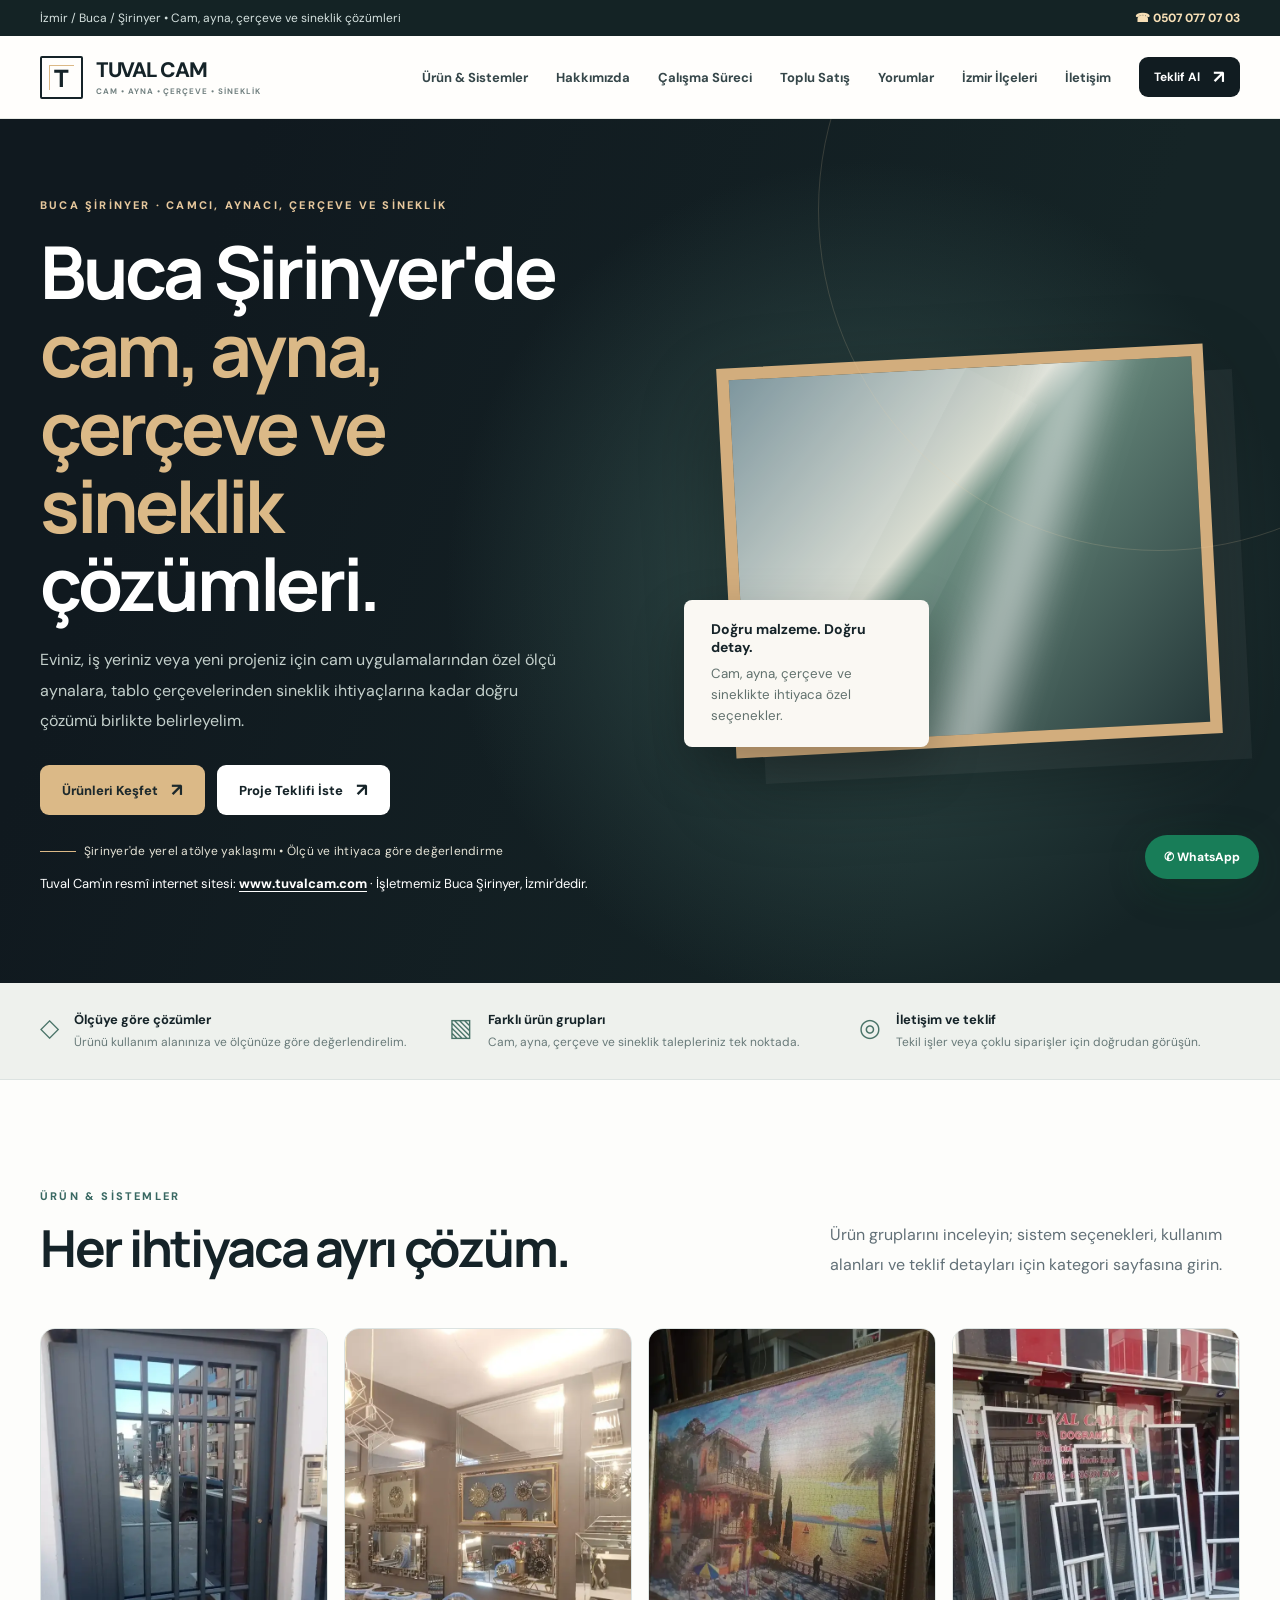
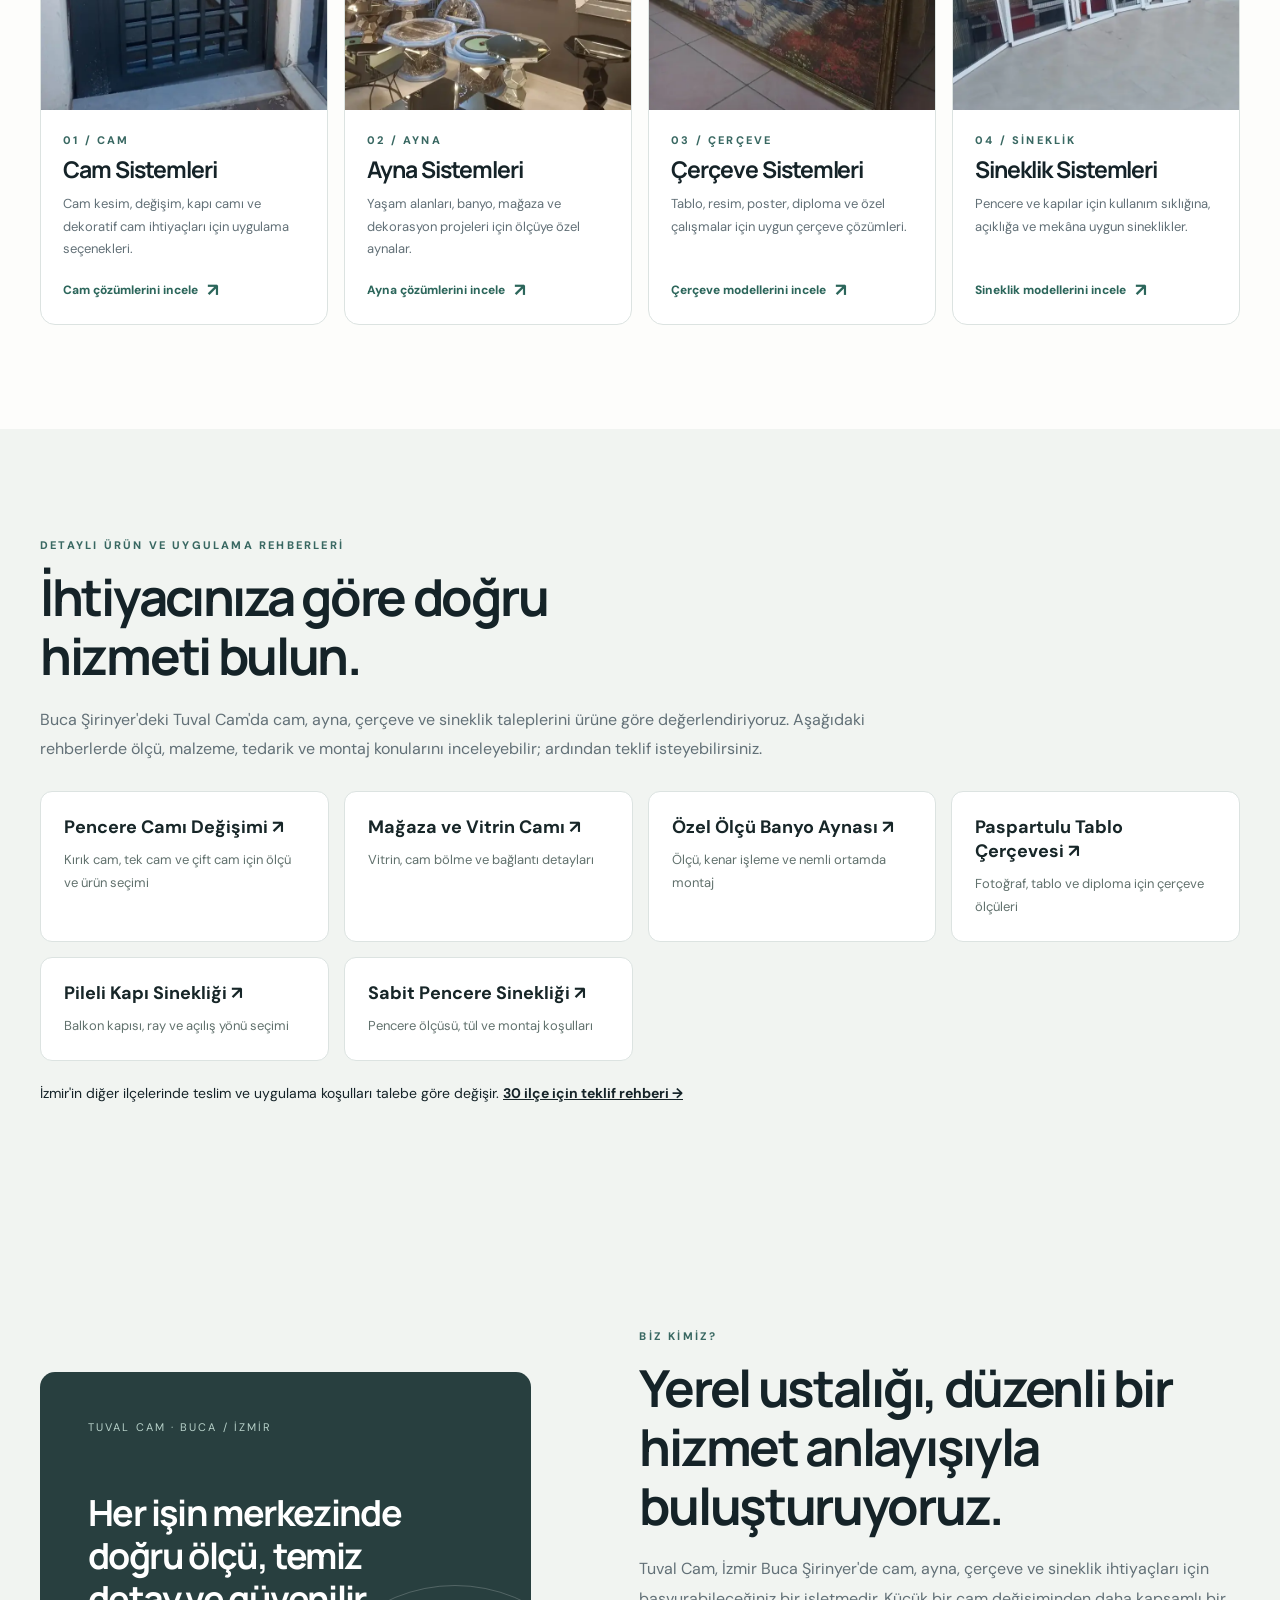
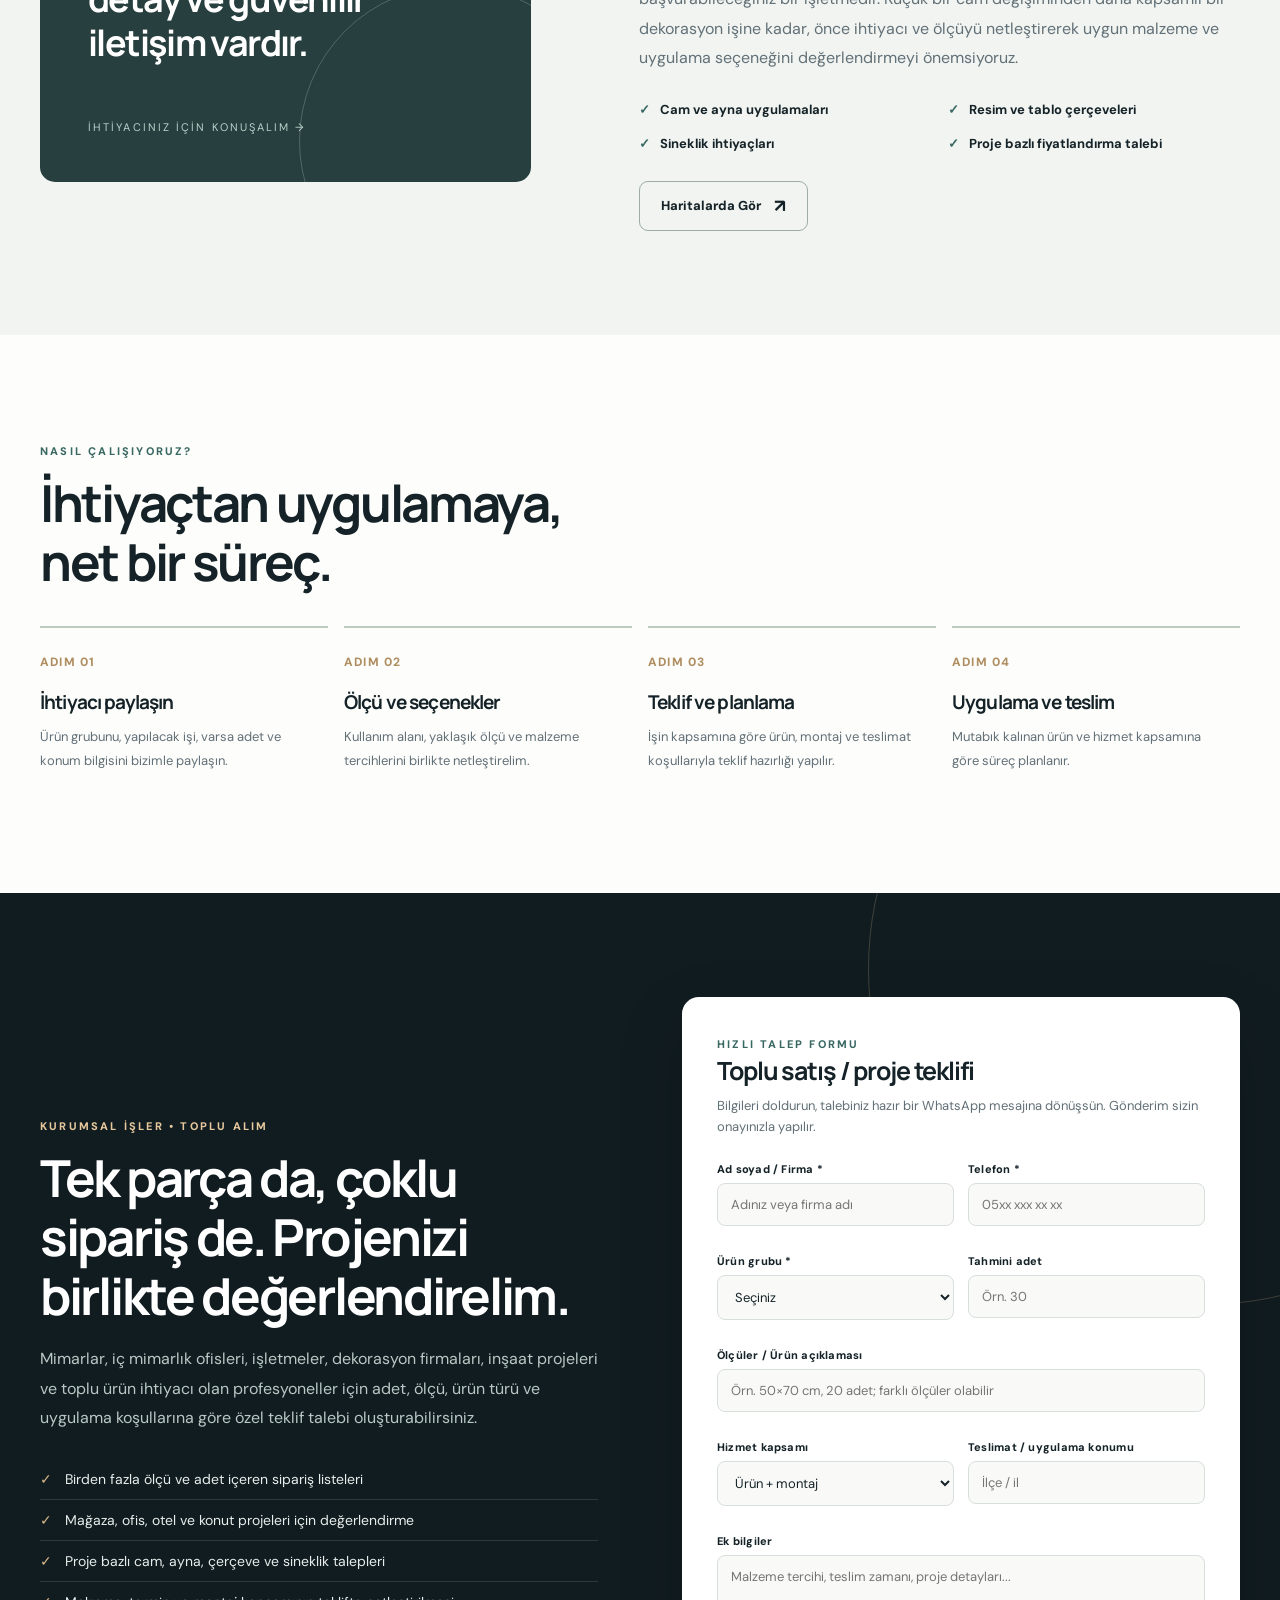
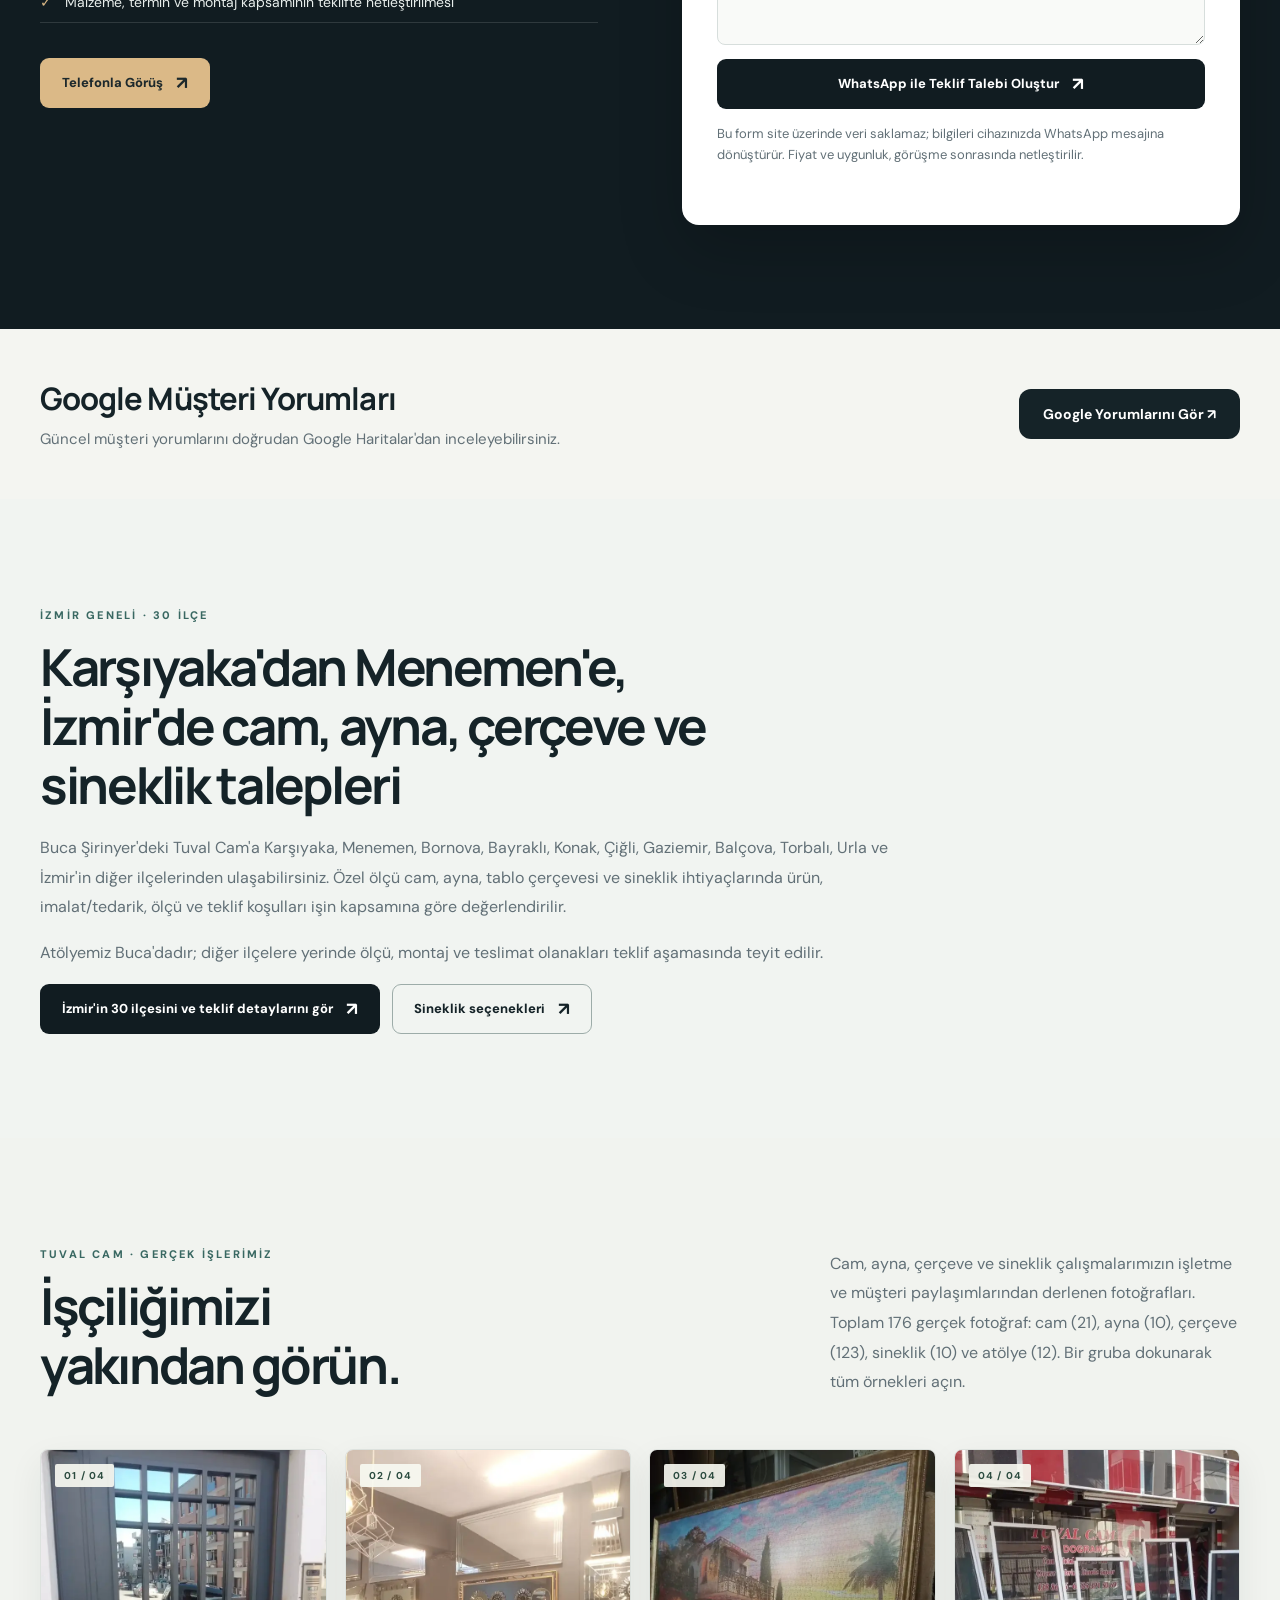
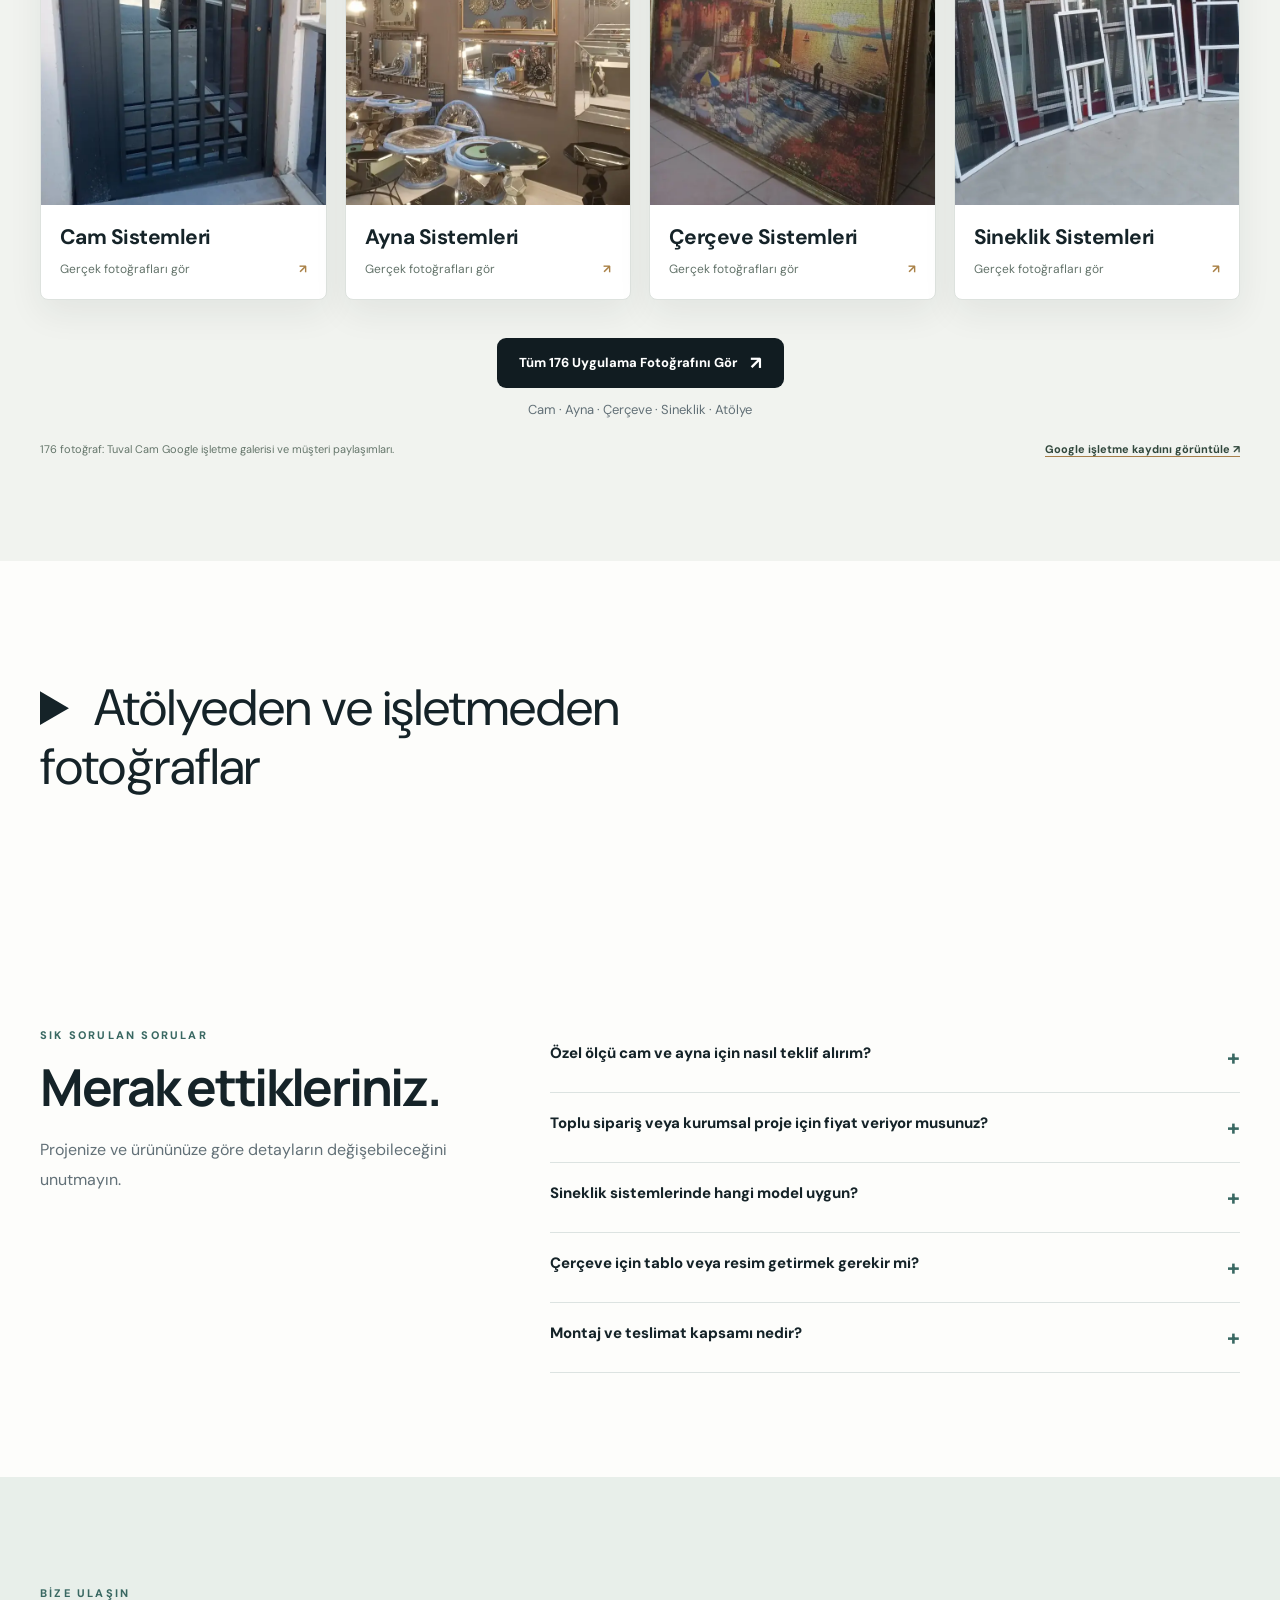
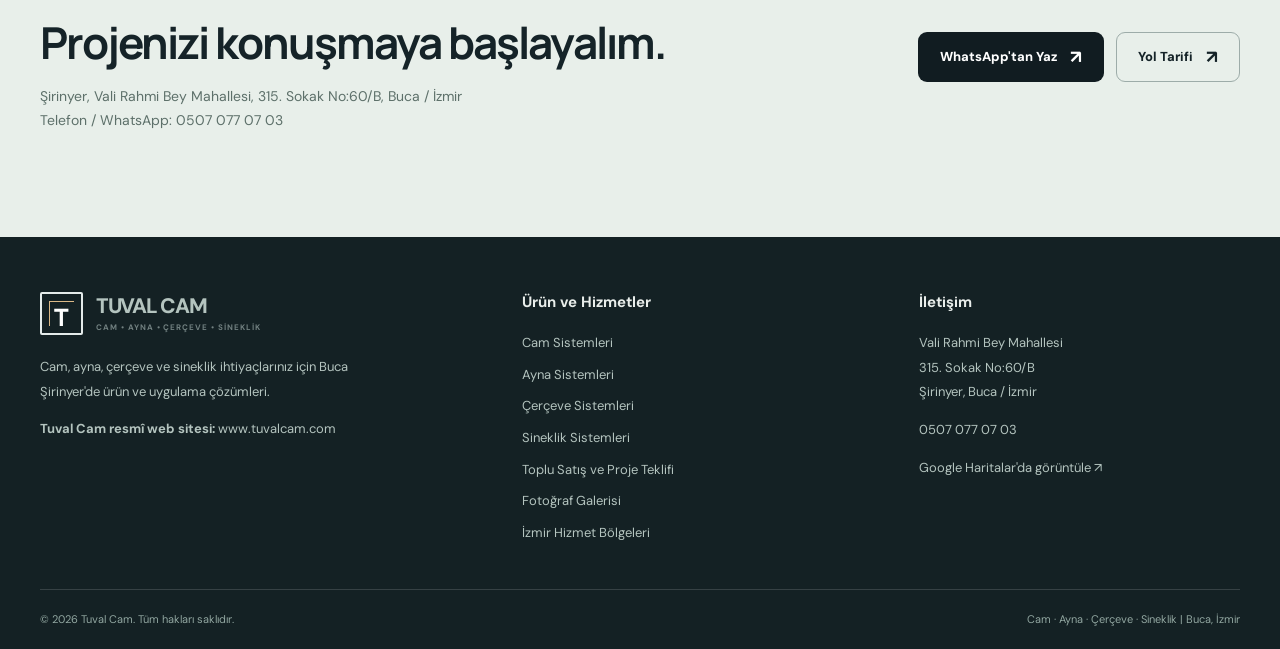
<file: index.html>
<!DOCTYPE html><html lang="tr"><head>
<meta charset="UTF-8">
<meta name="viewport" content="width=device-width, initial-scale=1">
<meta name="theme-color" content="#111c21">
<title>Tuval Cam | Buca Camcı, Ayna, Çerçeve ve Sineklik</title>
<meta name="description" content="İzmir Buca Şirinyer'de cam kesimi ve cam değişimi, özel ölçü ayna, çerçeve ve sineklik çözümleri. İzmir ilçelerinden teklif almak için Tuval Cam'a ulaşın.">
<meta name="robots" content="index,follow,max-image-preview:large">
<link rel="icon" href="/favicon.ico" sizes="any">
<link rel="icon" href="/favicon-192x192.png" type="image/png" sizes="192x192">
<link rel="icon" href="/favicon-48x48.png" type="image/png" sizes="48x48">
<link rel="apple-touch-icon" href="/apple-touch-icon.png" sizes="180x180">
<link rel="canonical" href="https://www.tuvalcam.com/">
<meta property="og:type" content="website"><meta property="og:locale" content="tr_TR"><meta property="og:site_name" content="Tuval Cam">
<meta property="og:title" content="Tuval Cam | Buca Camcı, Ayna, Çerçeve ve Sineklik"><meta property="og:description" content="İzmir Buca Şirinyer'de cam kesimi ve cam değişimi, özel ölçü ayna, çerçeve ve sineklik çözümleri. İzmir ilçelerinden teklif almak için Tuval Cam'a ulaşın."><meta property="og:url" content="https://www.tuvalcam.com/"><meta property="og:image" content="https://www.tuvalcam.com/assets/gallery/photo-001.webp"><meta name="twitter:card" content="summary_large_image">
<link rel="preconnect" href="https://fonts.googleapis.com"><link rel="preconnect" href="https://fonts.gstatic.com" crossorigin="">
<link href="https://fonts.googleapis.com/css2?family=DM+Sans:wght@400;500;600;700;800&amp;family=Manrope:wght@400;500;600;700;800&amp;display=swap" rel="stylesheet">
<style>
:root{--ink:#152328;--dark:#111c21;--forest:#253b3d;--soft:#f4f5f1;--paper:#fdfdfb;--muted:#627077;--line:#dce3e1;--gold:#dbb987;--teal:#396862;--radius:18px;--wrap:1200px}
*{box-sizing:border-box}html{scroll-behavior:smooth}body{margin:0;font-family:"DM Sans",Arial,sans-serif;background:var(--paper);color:var(--ink);-webkit-font-smoothing:antialiased}h1,h2,h3,h4,p{margin-top:0}h1,h2,h3{font-family:Manrope,Arial,sans-serif;letter-spacing:-.045em}a{text-decoration:none;color:inherit}button,input,select,textarea{font:inherit}button{cursor:pointer}img{max-width:100%;display:block}a:focus-visible,button:focus-visible,input:focus-visible,select:focus-visible,textarea:focus-visible{outline:3px solid #dcaf65;outline-offset:3px}
.container{width:min(calc(100% - 48px),var(--wrap));margin-inline:auto}.eyebrow{text-transform:uppercase;letter-spacing:.2em;font-size:11px;font-weight:800;color:var(--teal)}.eyebrow.gold{color:#e7c89d}.section{padding:104px 0}.section-title{font-size:clamp(30px,4vw,51px);line-height:1.16;max-width:670px;margin:13px 0 19px}.lead{line-height:1.85;font-size:16px;color:var(--muted);max-width:680px}.actions{display:flex;gap:12px;align-items:center;flex-wrap:wrap}.btn{display:inline-flex;align-items:center;justify-content:center;gap:13px;padding:15px 21px;border-radius:9px;border:1px solid transparent;font-weight:800;font-size:13px;min-height:48px;transition:transform .2s,background .2s}.btn:hover{transform:translateY(-2px)}.btn.primary{background:var(--gold);color:#1d292c}.btn.light{background:#fff;color:var(--ink)}.btn.outline{border-color:#9daca9;color:var(--ink);background:transparent}.btn.dark{background:var(--dark);color:#fff}.btn.full{width:100%}.btn.small{padding:10px 14px;min-height:39px;font-size:12px}.arrow{font-size:18px;line-height:1}
.announcement{background:#142325;color:#d5e1df;font-size:12px}.announcement .container{display:flex;justify-content:space-between;align-items:center;gap:20px;padding:10px 0}.announcement a{font-weight:800;color:#f7dfb6}
.site-header{background:#fffefcdd;backdrop-filter:blur(16px);position:sticky;top:0;z-index:30;border-bottom:1px solid #e7eae5}.header-inner{height:82px;display:flex;align-items:center;justify-content:space-between;gap:20px}.brand{display:flex;align-items:center;gap:13px;flex-shrink:0}.mark{width:43px;height:43px;display:grid;place-items:center;border:2px solid var(--ink);border-radius:2px;position:relative;font-size:24px;font-family:Manrope;font-weight:800}.mark:before{content:"";position:absolute;inset:7px;border-left:1px solid var(--gold);border-top:1px solid var(--gold)}.brand-text{display:flex;flex-direction:column;font-size:21px;line-height:1.1;letter-spacing:-.06em;font-weight:800}.brand-text span{font-size:8px;letter-spacing:.12em;font-weight:700;margin-top:5px;color:#728181;white-space:nowrap}.header-nav{display:flex;align-items:center;gap:28px}.header-nav a{font-size:13px;font-weight:700;color:#354649}.header-nav a:hover{color:#ad8557}.menu-toggle{display:none;background:none;border:0;font-size:25px}
.hero{background:#111c21;position:relative;overflow:hidden;color:#fff;min-height:610px}.hero:before{content:"";position:absolute;inset:0;background:radial-gradient(circle at 68% 54%,#34514e 0,transparent 43%),linear-gradient(110deg,#10191f 16%,#152426 75%);opacity:1}.hero:after{content:"";position:absolute;width:680px;height:680px;border:1px solid #eacda62b;border-radius:50%;right:-220px;top:-250px;pointer-events:none}.hero-grid{position:relative;min-height:610px;display:grid;grid-template-columns:1.04fr .96fr;align-items:center;gap:6%;padding:74px 0}.hero h1{font-size:clamp(43px,5.7vw,76px);line-height:1.07;margin:18px 0 23px;max-width:700px}.hero h1 em{font-style:normal;color:var(--gold)}.hero-copy{max-width:530px;color:#c3cfcb;line-height:1.9;font-size:16px;margin-bottom:29px}.hero-visual{position:relative;min-height:420px;display:grid;place-items:center}.glass-art{width:90%;height:390px;border:12px solid #d2ad7d;position:relative;background:linear-gradient(132deg,#6b8790 0%,#d6dacf 41%,#688a7d 46%,#253839 100%);box-shadow:28px 27px 0 #ffffff0c,0 30px 80px #0005;transform:rotate(-3deg);overflow:hidden}.glass-art:before{content:"";position:absolute;inset:-80px 27% -80px 50%;transform:rotate(20deg);background:linear-gradient(90deg,transparent,#fff8,transparent);filter:blur(12px)}.glass-art:after{content:"";position:absolute;width:220px;height:450px;top:-85px;left:-80px;background:#ffffff20;transform:rotate(30deg);box-shadow:80px 0 0 #ffffff0b}.hero-visual .floating-note{position:absolute;bottom:14px;left:-15px;background:#faf8f3;color:var(--ink);padding:20px 27px;border-radius:8px;box-shadow:0 20px 50px #0004;max-width:245px}.floating-note strong{display:block;font-size:14px}.floating-note small{display:block;color:#61716d;line-height:1.6;margin-top:7px}.hero-mini{display:flex;align-items:center;gap:8px;font-size:12px;color:#e6e4d7;letter-spacing:.02em;margin-top:28px}.hero-mini:before{content:"";display:block;height:1px;width:36px;background:var(--gold)}.trust-strip{background:#eef1ed;border-bottom:1px solid var(--line)}.trust-inner{display:grid;grid-template-columns:repeat(3,1fr);gap:28px;padding:28px 0}.trust-item{display:flex;gap:15px;align-items:flex-start}.trust-icon{font-size:25px;color:#497368}.trust-item strong{display:block;font-size:13px;margin-bottom:5px}.trust-item p{margin:0;font-size:12px;color:#687a79;line-height:1.5}
.intro-flex{display:flex;align-items:end;justify-content:space-between;gap:36px;margin-bottom:32px}.intro-flex .lead{max-width:410px}.product-grid{display:grid;grid-template-columns:repeat(4,1fr);gap:16px}.product-card{border:1px solid var(--line);border-radius:15px;background:#fff;overflow:hidden;transition:box-shadow .25s,transform .25s;display:flex;flex-direction:column}.product-card:hover{box-shadow:0 18px 45px #1b33301a;transform:translateY(-4px)}.product-visual{height:208px;position:relative;display:grid;place-items:center;overflow:hidden;background:#e7ece8}.product-card:nth-child(2) .product-visual{background:#dfe7e5}.product-card:nth-child(3) .product-visual{background:#e9e3db}.product-card:nth-child(4) .product-visual{background:#e3e8e4}.tile-scene{width:145px;height:128px;position:relative;box-shadow:12px 16px 20px #17332b20}.tile-scene.cam{border:8px solid #ffffffb8;background:linear-gradient(135deg,#90aabaee 0 35%,#dee5eab9 36% 52%,#8da7afe8 53% 100%)}.tile-scene.ayna{border:10px solid #a98d61;background:linear-gradient(120deg,#b5c6c2 0 40%,#e7eee8 41% 59%,#a6b8b4 60%)}.tile-scene.cerceve{border:13px solid #4d3930;outline:4px solid #7e6854;background:linear-gradient(155deg,#dac7b0,#b6c4b0);display:flex;align-items:center;justify-content:center}.tile-scene.cerceve:after{content:"";width:63px;height:75px;background:#8b9b87;border-radius:50% 50% 0 0}.tile-scene.sineklik{border:9px solid #35484a;background:repeating-linear-gradient(0deg,#52696955 0 1px,transparent 1px 5px),repeating-linear-gradient(90deg,#52696955 0 1px,#b0c5bc99 1px 5px)}.product-info{padding:23px 22px 25px;display:flex;flex-direction:column;flex:1}.product-info h3{font-size:23px;margin:6px 0 8px}.product-info p{color:var(--muted);font-size:13px;line-height:1.75;margin-bottom:20px;flex:1}.text-link{font-size:12px;font-weight:800;color:#2c665b;display:inline-flex;gap:9px;align-items:center}
.about{background:#f1f4f1}.about-grid{display:grid;grid-template-columns:.9fr 1.1fr;gap:9%;align-items:center}.about-panel{min-height:410px;background:#283f3f;color:white;border-radius:15px;padding:48px;display:flex;flex-direction:column;justify-content:space-between;position:relative;overflow:hidden}.about-panel:before{content:"";position:absolute;right:-80px;bottom:-115px;border:1px solid #fff3;width:310px;height:310px;border-radius:50%}.about-panel strong{font-family:Manrope;font-size:36px;line-height:1.2;letter-spacing:-.045em;position:relative;max-width:340px}.about-panel span{letter-spacing:.19em;text-transform:uppercase;color:#b7d1c9;font-size:11px}.checks{display:grid;grid-template-columns:1fr 1fr;gap:17px;margin-top:28px}.check{font-size:13px;font-weight:700;display:flex;gap:10px}.check i{font-style:normal;color:var(--teal)}
.service-grid{display:grid;grid-template-columns:repeat(4,1fr);gap:16px;margin-top:35px}.service-box{border-top:2px solid #bbccbe;padding:22px 14px 4px 0}.step{color:#af8e62;font-size:12px;font-weight:800;letter-spacing:.1em}.service-box h3{font-size:19px;margin:18px 0 10px}.service-box p{font-size:13px;line-height:1.8;color:var(--muted)}
.b2b{background:var(--dark);color:#fff;position:relative;overflow:hidden}.b2b:before{content:"";position:absolute;right:-260px;top:-260px;width:670px;height:670px;border:1px solid #cda97942;border-radius:50%}.b2b-grid{display:grid;grid-template-columns:1fr 1fr;gap:7%;align-items:center;position:relative}.b2b .lead{color:#b9c8c4}.b2b-points{margin:26px 0 35px;padding:0;list-style:none}.b2b-points li{padding:11px 0;border-bottom:1px solid #ffffff20;font-size:14px;color:#e7edeb}.b2b-points li:before{content:"✓";color:var(--gold);margin-right:13px}.quote-form{background:#fff;color:var(--ink);border-radius:17px;padding:35px;box-shadow:0 25px 65px #0003}.quote-form h3{font-size:25px;margin-bottom:7px}.quote-form>p{font-size:13px;color:var(--muted);margin-bottom:24px;line-height:1.65}.form-grid{display:grid;grid-template-columns:1fr 1fr;gap:14px}.field{display:flex;flex-direction:column;gap:7px;margin-bottom:14px}.field.wide{grid-column:span 2}.field label{font-size:11px;font-weight:800;letter-spacing:.02em}.field input,.field select,.field textarea{width:100%;border:1px solid #d7dedc;background:#f9faf8;border-radius:8px;padding:12px 13px;color:var(--ink);font-size:13px;min-height:43px}.field textarea{min-height:90px;resize:vertical}.form-note{font-size:11px;color:#637373;line-height:1.6;margin:14px 0 0}
.reviews{background:#f6f7f3}.reviews-grid{display:grid;grid-template-columns:repeat(3,1fr);gap:15px;margin:31px 0}.review{background:#fff;border:1px solid var(--line);padding:28px;border-radius:13px}.review .stars{color:#c49b63;letter-spacing:.18em;font-size:15px}.review h3{font-size:18px;margin:18px 0 10px}.review p{font-size:13px;color:var(--muted);line-height:1.8;margin:0}.review-note{font-size:12px;color:var(--muted)}
.gallery-banner{border-radius:16px;background:linear-gradient(110deg,#e2e9e4,#f6f5ef);padding:40px;display:flex;justify-content:space-between;align-items:center;gap:20px}.gallery-banner h3{font-size:24px;margin:10px 0}.gallery-banner p{color:var(--muted);margin:0;line-height:1.65;font-size:13px;max-width:590px}
.faq-grid{display:grid;grid-template-columns:.75fr 1.25fr;gap:8%}.faq-items details{border-bottom:1px solid var(--line);padding:20px 0}.faq-items summary{cursor:pointer;list-style:none;font-size:15px;font-weight:800;display:flex;justify-content:space-between;gap:20px}.faq-items summary:after{content:"+";font-size:22px;color:var(--teal)}.faq-items details[open] summary:after{content:"−"}.faq-items details p{color:var(--muted);font-size:13px;line-height:1.85;padding-top:14px;margin:0}
.contact{background:#e8efea}.contact-inner{display:grid;grid-template-columns:1fr auto;gap:24px;align-items:center}.contact h2{font-size:clamp(29px,4vw,44px);margin:10px 0 12px}.contact p{color:#5d706a;line-height:1.75;margin-bottom:0;font-size:14px}footer{background:#142124;color:#e9eeeb;padding:55px 0 23px}.footer-grid{display:grid;grid-template-columns:1.25fr 1fr .95fr;gap:60px}.footer-grid p,.footer-grid a{color:#b4c4bf;font-size:13px;line-height:1.9}.footer-grid h4{font-size:15px;letter-spacing:0;margin-bottom:19px}.footer-grid nav{display:flex;flex-direction:column;gap:7px}.footer-grid nav a:hover{color:#fff}.copyright{border-top:1px solid #ffffff25;margin-top:43px;padding-top:22px;color:#92a7a1;font-size:11px;display:flex;justify-content:space-between;gap:20px}
.detail-page{background:#fff}.detail-hero{background:#192b2d;color:#fff;padding:78px 0 74px}.detail-hero-inner{display:flex;justify-content:space-between;align-items:center;gap:50px}.detail-hero h1{font-size:clamp(36px,5vw,64px);line-height:1.14;margin:14px 0 18px}.detail-hero p{line-height:1.9;color:#c7d4d0;font-size:16px;max-width:620px}.breadcrumb{font-size:12px;color:#d6c29d;display:block;margin-bottom:20px}.detail-figure{min-width:250px;height:230px;border:1px solid #ffffff3d;display:grid;place-items:center;transform:rotate(2deg)}.detail-figure .tile-scene{transform:scale(1.2)}.detail-content{display:grid;grid-template-columns:1fr 330px;gap:55px;align-items:start;padding-top:65px;padding-bottom:90px}.detail-content h2{font-size:32px;margin:0 0 14px}.detail-content .lead{margin-bottom:29px}.option-grid{display:grid;grid-template-columns:repeat(2,1fr);gap:15px;margin:24px 0 39px}.option-card{border:1px solid var(--line);border-radius:12px;padding:23px;background:#fafbf8}.option-card .option-num{font-size:11px;color:#a8865d;font-weight:800}.option-card h3{font-size:18px;margin:13px 0 10px}.option-card p{color:var(--muted);font-size:13px;line-height:1.75;margin:0}.detail-side{position:sticky;top:111px;border:1px solid var(--line);background:#f5f7f4;border-radius:14px;padding:28px}.detail-side h3{font-size:22px}.detail-side p{color:var(--muted);font-size:13px;line-height:1.75}.detail-side .btn{margin-top:12px}.detail-side a{word-break:break-word}.notes{font-size:12px;color:#657571;line-height:1.8;border-left:3px solid #c2a070;padding-left:17px}
.whatsapp-float{position:fixed;right:21px;bottom:21px;z-index:50;background:#187d58;color:white;border-radius:100px;display:flex;align-items:center;gap:9px;padding:14px 19px;font-size:12px;font-weight:800;box-shadow:0 10px 40px #0a4f293d}
[hidden]{display:none!important}
@media(max-width:1020px){.header-nav{gap:16px}.header-nav a{font-size:12px}.product-grid{grid-template-columns:repeat(2,1fr)}.service-grid{grid-template-columns:repeat(2,1fr)}.hero-grid{gap:2%}.glass-art{width:84%;height:310px}.hero-visual{min-height:340px}.b2b-grid{gap:4%}.footer-grid{gap:25px}}
@media(max-width:760px){.container{width:min(calc(100% - 36px),var(--wrap))}.announcement .container{justify-content:center;text-align:center}.announcement .small-note{display:none}.header-inner{height:70px}.menu-toggle{display:block}.header-nav{display:none;position:absolute;left:0;right:0;top:70px;background:#fff;flex-direction:column;align-items:stretch;gap:0;padding:15px 24px 25px;border-bottom:1px solid var(--line);box-shadow:0 20px 30px #0001}.header-nav.open{display:flex}.header-nav a{padding:13px 4px;font-size:14px}.header-nav .btn{margin-top:10px}.hero-grid{grid-template-columns:1fr;padding:62px 0 35px;min-height:auto}.hero h1{font-size:clamp(38px,10vw,60px)}.hero-visual{min-height:260px}.glass-art{height:225px;width:220px}.floating-note{left:0!important;bottom:0!important;padding:13px 19px!important}.hero-mini{margin-bottom:5px}.trust-inner{grid-template-columns:1fr;gap:17px}.section{padding:69px 0}.intro-flex{display:block}.product-grid{grid-template-columns:repeat(2,1fr)}.product-visual{height:150px}.tile-scene{transform:scale(.76)}.product-info{padding:18px 15px}.product-info h3{font-size:20px}.about-grid,.b2b-grid,.faq-grid,.contact-inner,.detail-content,.footer-grid{grid-template-columns:1fr}.about-panel{min-height:270px;padding:31px}.about-panel strong{font-size:29px}.service-grid{gap:9px}.b2b-grid{gap:36px}.quote-form{padding:26px}.reviews-grid{grid-template-columns:1fr}.gallery-banner{flex-direction:column;align-items:start;padding:28px}.footer-grid{gap:30px}.copyright{flex-direction:column}.contact-inner .actions{margin-top:8px}.detail-hero-inner{display:block}.detail-hero{padding:55px 0}.detail-figure{display:none}.detail-content{gap:24px;padding-top:45px;padding-bottom:65px}.detail-side{position:static}.whatsapp-float{right:12px;bottom:12px}}
@media(max-width:410px){.product-grid,.option-grid,.form-grid{grid-template-columns:1fr}.field.wide{grid-column:span 1}.hero-visual{display:none}.checks{grid-template-columns:1fr}.site-header .brand-text{font-size:19px}}
</style>
<script type="application/ld+json">{"@context":"https://schema.org","@graph":[{"@context":"https://schema.org","@type":"Store","@id":"https://www.tuvalcam.com/#isletme","name":"Tuval Cam","description":"Buca Şirinyer'de cam, ayna, çerçeve ve sineklik çözümleri. İzmir genelinden ürün ve özel ölçü talepleri değerlendirilir.","url":"https://www.tuvalcam.com/","telephone":"+90 507 077 07 03","image":"https://www.tuvalcam.com/assets/gallery/photo-001.webp","hasMap":"https://www.google.com/maps?cid=6213927876677764775","sameAs":["https://www.google.com/maps?cid=6213927876677764775","https://yandex.com.tr/maps/org/tuval_cam_ayna_cerceve/1027679913/"],"address":{"@type":"PostalAddress","streetAddress":"Vali Rahmi Bey Mahallesi, 315. Sokak No:60/B","addressLocality":"Buca","addressRegion":"İzmir","postalCode":"35380","addressCountry":"TR"},"areaServed":[{"@type":"Place","name":"Şirinyer, Buca"},{"@type":"AdministrativeArea","name":"Buca, İzmir"},{"@type":"AdministrativeArea","name":"İzmir"}],"hasOfferCatalog":{"@type":"OfferCatalog","name":"Tuval Cam Hizmetleri","itemListElement":[{"@type":"OfferCatalog","name":"Cam Kesimi ve Cam Montajı","url":"https://www.tuvalcam.com/cam/"},{"@type":"OfferCatalog","name":"Ayna ve Ayna Montajı","url":"https://www.tuvalcam.com/ayna/"},{"@type":"OfferCatalog","name":"Tablo ve Resim Çerçevesi","url":"https://www.tuvalcam.com/cerceve/"},{"@type":"OfferCatalog","name":"Sineklik Sistemleri","url":"https://www.tuvalcam.com/sineklik/"}]},"alternateName":["Buca Tuval Cam","Tuval Cam Buca","Tuval Cam Ayna Çerçeve"],"contactPoint":[{"@type":"ContactPoint","telephone":"+90 507 077 07 03","contactType":"customer service","areaServed":"TR","availableLanguage":["Turkish"]}]},{"@type":"WebSite","@id":"https://www.tuvalcam.com/#website","name":"Tuval Cam","url":"https://www.tuvalcam.com/","inLanguage":"tr-TR","publisher":{"@id":"https://www.tuvalcam.com/#isletme"},"alternateName":["Tuval Cam Buca","Buca Tuval Cam"]}]}</script>
<style>
 .product-card .product-visual{position:relative;background:#e5eae2;overflow:hidden}
 .product-card .product-visual>img{display:block;width:100%;height:100%;min-height:238px;object-fit:cover;transition:transform .48s ease,filter .48s;filter:saturate(.90)}
 .product-card:hover .product-visual>img{transform:scale(1.065);filter:saturate(1.07)}
 .product-card .product-info>p{line-height:1.75}
 .real-gallery{background:#f1f3ef}
 .new-photo-grid{display:grid;grid-template-columns:repeat(4,minmax(0,1fr));gap:18px;margin-top:36px}
 .new-photo-card{display:block;background:white;border:1px solid #dde2de;border-radius:8px;overflow:hidden;box-shadow:0 13px 35px #192d2b12;transition:transform .25s,box-shadow .25s}
 .new-photo-card:hover{transform:translateY(-5px);box-shadow:0 23px 44px #192d2b21}
 .new-photo-wrap{position:relative;aspect-ratio:4/5;overflow:hidden;background:#d4dad3}
 .new-photo-wrap img{display:block;width:100%;height:100%;object-fit:cover;transition:transform .4s}
 .new-photo-card:hover img{transform:scale(1.05)}
 .new-photo-index{position:absolute;top:14px;left:14px;background:#f9faf2e9;padding:5px 9px;font-size:10px;font-weight:700;letter-spacing:.12em;color:#2b4b3f;border-radius:2px}
 .new-photo-copy{padding:20px 19px 22px;display:flex;flex-direction:column;gap:10px}
 .new-photo-copy strong{font-size:21px;line-height:1.2;letter-spacing:-.025em}
 .new-photo-copy span{font-size:12px;color:#63736a;display:flex;justify-content:space-between}
 .new-photo-copy b{color:#aa8248}
 .gallery-trust{display:flex;flex-wrap:wrap;justify-content:space-between;gap:15px;align-items:center;margin-top:24px;font-size:11px;color:#65766b}
 .gallery-trust a{font-weight:700;border-bottom:1px solid #a77e49;color:#31473c}
 .detail-figure{position:relative;overflow:hidden}
 #detail-icon{position:relative;display:block;width:100%;height:100%;overflow:hidden}
 #detail-icon .new-detail-image{width:100%;height:100%;min-height:320px;object-fit:cover;display:block}
 .category-real{background:#f3f5f1;padding:60px 0 75px}
 .category-real h2{font-size:clamp(32px,4.5vw,48px);margin-bottom:12px}
 .category-real .real-lead{max-width:700px;line-height:1.8;font-size:15px}
 .category-real-grid{display:grid;grid-template-columns:repeat(3,minmax(0,1fr));gap:18px;margin:28px 0}
 .category-real-grid figure{margin:0;background:white;border-radius:7px;overflow:hidden;border:1px solid #dce1d9}
 .category-real-grid a{display:block;aspect-ratio:4/3;background:#dfe5da;overflow:hidden}
 .category-real-grid img{width:100%;height:100%;object-fit:cover;display:block;transition:transform .35s}
 .category-real-grid a:hover img{transform:scale(1.04)}
 .category-real-grid figcaption{padding:13px 16px;font-size:12px;color:#32473b}
 .spec-row{display:grid;grid-template-columns:repeat(3,1fr);gap:14px;margin:30px 0}
 .spec-row>div{background:#fff;border:1px solid #dae2d9;padding:20px;border-radius:5px}
 .spec-row small{display:block;color:#8a704e;font-size:10px;text-transform:uppercase;letter-spacing:.12em;margin-bottom:9px}
 .spec-row strong{font-size:13px;line-height:1.5;display:block}
 .real-gallery .btn,.category-real .btn{margin-top:8px}
 .category-real .real-note{margin-top:18px;font-size:11px;color:#637467}
 @media(max-width:950px){.new-photo-grid{grid-template-columns:repeat(2,1fr)}.category-real-grid{grid-template-columns:repeat(2,1fr)}}
 @media(max-width:600px){.new-photo-grid{gap:12px}.new-photo-wrap{aspect-ratio:4/4.7}.new-photo-copy{padding:14px 12px}.new-photo-copy strong{font-size:16px}.new-photo-copy span{font-size:10px}.gallery-trust{font-size:10px}.category-real{padding:45px 0 60px}.category-real-grid{gap:12px}.category-real-grid figcaption{padding:10px;font-size:11px}.spec-row{grid-template-columns:1fr;gap:9px;margin:22px 0}.spec-row>div{padding:16px}}
 </style><style>
.product-card .product-visual>.tuval-thumb{display:block;width:100%;height:100%;min-height:238px;position:relative;background-image:none;background-repeat:no-repeat;background-size:200% 200%}
.tuval-thumb.cam{background-position:0% 0%}.tuval-thumb.ayna{background-position:100% 0%}.tuval-thumb.cerceve{background-position:0% 100%}.tuval-thumb.sineklik{background-position:100% 100%}
.detail-figure #detail-icon>.tuval-detail-thumb{display:block;width:100%;height:100%;min-height:340px;background-image:none;background-repeat:no-repeat;background-size:200% 200%}
.tuval-detail-thumb.cam{background-position:0 0}.tuval-detail-thumb.ayna{background-position:100% 0}.tuval-detail-thumb.cerceve{background-position:0 100%}.tuval-detail-thumb.sineklik{background-position:100% 100%}
.tuval-thumb::after{content:'Temsili görsel';position:absolute;right:10px;bottom:10px;background:#ffffffd9;padding:5px 9px;border-radius:3px;font-size:10px;color:#41514a}
</style><style id="tuval-gercek-fotograflar">
.product-card .product-visual{height:auto!important;aspect-ratio:3/4!important;background:#eef1ec!important;display:block!important;overflow:hidden!important}
.product-card .product-visual>img.tuval-gercek{position:absolute!important;inset:0!important;display:block!important;width:100%!important;height:100%!important;min-height:0!important;object-fit:cover!important;object-position:center!important;filter:none!important;transition:transform .35s ease!important}
.product-card:hover .product-visual>img.tuval-gercek{transform:scale(1.025)!important;filter:none!important}
.product-card .product-visual>img.tuval-gercek:before,.product-card .product-visual>img.tuval-gercek:after{display:none!important}
.detail-figure{overflow:hidden;transform:none!important;border-radius:10px}
.detail-figure #detail-icon{width:100%!important;height:100%!important;min-height:0!important;transform:none!important;border:0!important;outline:none!important;box-shadow:none!important;background-size:cover!important;background-position:center!important}
.detail-figure #detail-icon:before,.detail-figure #detail-icon:after{display:none!important}
.detail-figure #detail-icon.cam{background-image:url('/assets/gallery/photo-001.webp')!important}
.detail-figure #detail-icon.ayna{background-image:url('/assets/gallery/photo-003.webp')!important}
.detail-figure #detail-icon.cerceve{background-image:url('/assets/gallery/photo-008.webp')!important}
.detail-figure #detail-icon.sineklik{background-image:url('/assets/gallery/photo-006.webp')!important}
@media(max-width:760px){.product-card .product-visual{height:auto!important;aspect-ratio:3/4!important}}
@media(max-width:410px){.product-card .product-visual{height:auto!important;aspect-ratio:3/4!important}}
</style><link rel="stylesheet" href="/photo-gallery.css"></head>
<body>
<div class="announcement"><div class="container"><span>İzmir / Buca / Şirinyer • Cam, ayna, çerçeve ve sineklik çözümleri</span><a href="tel:+905070770703" class="small-note">☎ 0507 077 07 03</a></div></div>
<header class="site-header"><div class="container header-inner">
<a href="/" class="brand" aria-label="Tuval Cam ana sayfa"><span class="mark" aria-hidden="true">T</span><span class="brand-text">TUVAL CAM<span>CAM • AYNA • ÇERÇEVE • SİNEKLİK</span></span></a>
<button class="menu-toggle" id="menuToggle" aria-label="Menüyü aç" aria-expanded="false">☰</button>
<nav class="header-nav" id="mainNav" aria-label="Ana menü"><a href="/#urunler">Ürün &amp; Sistemler</a><a href="/#hakkimizda">Hakkımızda</a><a href="/#surec">Çalışma Süreci</a><a href="/#kurumsal">Toplu Satış</a><a href="https://www.google.com/maps/place//data=!4m4!3m3!1s0x0:0x563c4e7b254686a7!9m1!1b1?hl=tr" target="_blank" rel="noopener noreferrer">Yorumlar</a><a href="/izmir/">İzmir İlçeleri</a><a href="/#iletisim">İletişim</a><a class="btn dark small" href="/#kurumsal">Teklif Al <span class="arrow">↗</span></a></nav>
</div></header>
<main id="home-content">
<section class="hero"><div class="container hero-grid">
<div><span class="eyebrow gold">Buca Şirinyer · Camcı, Aynacı, Çerçeve ve Sineklik</span><h1>Buca Şirinyer'de <em>cam, ayna, çerçeve ve sineklik</em> çözümleri.</h1><p class="hero-copy">Eviniz, iş yeriniz veya yeni projeniz için cam uygulamalarından özel ölçü aynalara, tablo çerçevelerinden sineklik ihtiyaçlarına kadar doğru çözümü birlikte belirleyelim.</p><div class="actions"><a class="btn primary" href="/#urunler">Ürünleri Keşfet <span class="arrow">↗</span></a><a class="btn light" href="/#kurumsal">Proje Teklifi İste <span class="arrow">↗</span></a></div><div class="hero-mini">Şirinyer'de yerel atölye yaklaşımı • Ölçü ve ihtiyaca göre değerlendirme</div><p class="official-site-note" style="margin-top:14px;font-size:13px;line-height:1.7">Tuval Cam'ın resmî internet sitesi: <a href="https://www.tuvalcam.com/" style="font-weight:800;text-decoration:underline;text-underline-offset:3px">www.tuvalcam.com</a> · İşletmemiz Buca Şirinyer, İzmir'dedir.</p></div>
<div class="hero-visual" aria-label="Dekoratif cam ve ayna konsept görseli"><div class="glass-art"></div><div class="floating-note"><strong>Doğru malzeme. Doğru detay.</strong><small>Cam, ayna, çerçeve ve sineklikte ihtiyaca özel seçenekler.</small></div></div>
</div></section>
<div class="trust-strip"><div class="container trust-inner"><div class="trust-item"><span class="trust-icon">◇</span><div><strong>Ölçüye göre çözümler</strong><p>Ürünü kullanım alanınıza ve ölçünüze göre değerlendirelim.</p></div></div><div class="trust-item"><span class="trust-icon">▧</span><div><strong>Farklı ürün grupları</strong><p>Cam, ayna, çerçeve ve sineklik talepleriniz tek noktada.</p></div></div><div class="trust-item"><span class="trust-icon">◎</span><div><strong>İletişim ve teklif</strong><p>Tekil işler veya çoklu siparişler için doğrudan görüşün.</p></div></div></div></div>
<section class="section" id="urunler"><div class="container"><div class="intro-flex"><div><span class="eyebrow">Ürün &amp; Sistemler</span><h2 class="section-title">Her ihtiyaca ayrı çözüm.</h2></div><p class="lead">Ürün gruplarını inceleyin; sistem seçenekleri, kullanım alanları ve teklif detayları için kategori sayfasına girin.</p></div>
<div class="product-grid">
<a href="/cam/" class="product-card"><div class="product-visual"><img class="tuval-gercek" loading="lazy" decoding="async" src="/assets/gallery/photo-001.webp" alt="Cam uygulaması - Tuval Cam" width="750" height="1000"></div><div class="product-info"><span class="eyebrow">01 / CAM</span><h3>Cam Sistemleri</h3><p>Cam kesim, değişim, kapı camı ve dekoratif cam ihtiyaçları için uygulama seçenekleri.</p><span class="text-link">Cam çözümlerini incele <span class="arrow">↗</span></span></div></a>
<a href="/ayna/" class="product-card"><div class="product-visual"><img class="tuval-gercek" loading="lazy" decoding="async" src="/assets/gallery/photo-003.webp" alt="Ayna uygulaması - Tuval Cam" width="750" height="1000"></div><div class="product-info"><span class="eyebrow">02 / AYNA</span><h3>Ayna Sistemleri</h3><p>Yaşam alanları, banyo, mağaza ve dekorasyon projeleri için ölçüye özel aynalar.</p><span class="text-link">Ayna çözümlerini incele <span class="arrow">↗</span></span></div></a>
<a href="/cerceve/" class="product-card"><div class="product-visual"><img class="tuval-gercek" loading="lazy" decoding="async" src="/assets/gallery/photo-008.webp" alt="Çerçeve uygulaması - Tuval Cam" width="750" height="1000"></div><div class="product-info"><span class="eyebrow">03 / ÇERÇEVE</span><h3>Çerçeve Sistemleri</h3><p>Tablo, resim, poster, diploma ve özel çalışmalar için uygun çerçeve çözümleri.</p><span class="text-link">Çerçeve modellerini incele <span class="arrow">↗</span></span></div></a>
<a href="/sineklik/" class="product-card"><div class="product-visual"><img class="tuval-gercek" loading="lazy" decoding="async" src="/assets/gallery/photo-006.webp" alt="Sineklik uygulaması - Tuval Cam" width="750" height="1000"></div><div class="product-info"><span class="eyebrow">04 / SİNEKLİK</span><h3>Sineklik Sistemleri</h3><p>Pencere ve kapılar için kullanım sıklığına, açıklığa ve mekâna uygun sineklikler.</p><span class="text-link">Sineklik modellerini incele <span class="arrow">↗</span></span></div></a>
</div></div></section>
<section class="section" id="detayli-hizmetler" style="background:#f1f4f1"><div class="container"><span class="eyebrow">DETAYLI ÜRÜN VE UYGULAMA REHBERLERİ</span><h2 class="section-title">İhtiyacınıza göre doğru hizmeti bulun.</h2><p class="lead" style="max-width:900px">Buca Şirinyer'deki Tuval Cam'da cam, ayna, çerçeve ve sineklik taleplerini ürüne göre değerlendiriyoruz. Aşağıdaki rehberlerde ölçü, malzeme, tedarik ve montaj konularını inceleyebilir; ardından teklif isteyebilirsiniz.</p><div style="display:grid;grid-template-columns:repeat(auto-fit,minmax(245px,1fr));gap:15px;margin-top:27px"><a href="/pencere-cami-degisimi/" style="display:block;padding:23px;background:#fff;border:1px solid #dce3e1;border-radius:12px;text-decoration:none;color:#172628"><strong style="display:block;font-size:18px;margin-bottom:9px">Pencere Camı Değişimi ↗</strong><span style="font-size:13px;line-height:1.7;color:#61716d">Kırık cam, tek cam ve çift cam için ölçü ve ürün seçimi</span></a><a href="/vitrin-cami/" style="display:block;padding:23px;background:#fff;border:1px solid #dce3e1;border-radius:12px;text-decoration:none;color:#172628"><strong style="display:block;font-size:18px;margin-bottom:9px">Mağaza ve Vitrin Camı ↗</strong><span style="font-size:13px;line-height:1.7;color:#61716d">Vitrin, cam bölme ve bağlantı detayları</span></a><a href="/banyo-aynasi/" style="display:block;padding:23px;background:#fff;border:1px solid #dce3e1;border-radius:12px;text-decoration:none;color:#172628"><strong style="display:block;font-size:18px;margin-bottom:9px">Özel Ölçü Banyo Aynası ↗</strong><span style="font-size:13px;line-height:1.7;color:#61716d">Ölçü, kenar işleme ve nemli ortamda montaj</span></a><a href="/paspartulu-cerceve/" style="display:block;padding:23px;background:#fff;border:1px solid #dce3e1;border-radius:12px;text-decoration:none;color:#172628"><strong style="display:block;font-size:18px;margin-bottom:9px">Paspartulu Tablo Çerçevesi ↗</strong><span style="font-size:13px;line-height:1.7;color:#61716d">Fotoğraf, tablo ve diploma için çerçeve ölçüleri</span></a><a href="/pileli-sineklik/" style="display:block;padding:23px;background:#fff;border:1px solid #dce3e1;border-radius:12px;text-decoration:none;color:#172628"><strong style="display:block;font-size:18px;margin-bottom:9px">Pileli Kapı Sinekliği ↗</strong><span style="font-size:13px;line-height:1.7;color:#61716d">Balkon kapısı, ray ve açılış yönü seçimi</span></a><a href="/sabit-sineklik/" style="display:block;padding:23px;background:#fff;border:1px solid #dce3e1;border-radius:12px;text-decoration:none;color:#172628"><strong style="display:block;font-size:18px;margin-bottom:9px">Sabit Pencere Sinekliği ↗</strong><span style="font-size:13px;line-height:1.7;color:#61716d">Pencere ölçüsü, tül ve montaj koşulları</span></a></div><p style="margin-top:23px;font-size:14px">İzmir'in diğer ilçelerinde teslim ve uygulama koşulları talebe göre değişir. <a href="/izmir/" style="font-weight:700;text-decoration:underline">30 ilçe için teklif rehberi →</a></p></div></section>
<section class="section about" id="hakkimizda"><div class="container about-grid"><div class="about-panel"><span>TUVAL CAM · BUCA / İZMİR</span><strong>Her işin merkezinde doğru ölçü, temiz detay ve güvenilir iletişim vardır.</strong><span>İhtiyacınız için konuşalım →</span></div><div><span class="eyebrow">Biz Kimiz?</span><h2 class="section-title">Yerel ustalığı, düzenli bir hizmet anlayışıyla buluşturuyoruz.</h2><p class="lead">Tuval Cam, İzmir Buca Şirinyer'de cam, ayna, çerçeve ve sineklik ihtiyaçları için başvurabileceğiniz bir işletmedir. Küçük bir cam değişiminden daha kapsamlı bir dekorasyon işine kadar, önce ihtiyacı ve ölçüyü netleştirerek uygun malzeme ve uygulama seçeneğini değerlendirmeyi önemsiyoruz.</p><div class="checks"><div class="check"><i>✓</i> Cam ve ayna uygulamaları</div><div class="check"><i>✓</i> Resim ve tablo çerçeveleri</div><div class="check"><i>✓</i> Sineklik ihtiyaçları</div><div class="check"><i>✓</i> Proje bazlı fiyatlandırma talebi</div></div><div class="actions" style="margin-top:29px"><a href="https://www.google.com/maps/search/?api=1&amp;query=Tuval+Cam+Buca" target="_blank" rel="noopener noreferrer" class="btn outline">Haritalarda Gör <span class="arrow">↗</span></a></div></div></div></section>
<section class="section" id="surec"><div class="container"><span class="eyebrow">Nasıl Çalışıyoruz?</span><h2 class="section-title">İhtiyaçtan uygulamaya,<br>net bir süreç.</h2><div class="service-grid">
<div class="service-box"><span class="step">ADIM 01</span><h3>İhtiyacı paylaşın</h3><p>Ürün grubunu, yapılacak işi, varsa adet ve konum bilgisini bizimle paylaşın.</p></div>
<div class="service-box"><span class="step">ADIM 02</span><h3>Ölçü ve seçenekler</h3><p>Kullanım alanı, yaklaşık ölçü ve malzeme tercihlerini birlikte netleştirelim.</p></div>
<div class="service-box"><span class="step">ADIM 03</span><h3>Teklif ve planlama</h3><p>İşin kapsamına göre ürün, montaj ve teslimat koşullarıyla teklif hazırlığı yapılır.</p></div>
<div class="service-box"><span class="step">ADIM 04</span><h3>Uygulama ve teslim</h3><p>Mutabık kalınan ürün ve hizmet kapsamına göre süreç planlanır.</p></div>
</div></div></section>
<section class="section b2b" id="kurumsal"><div class="container b2b-grid"><div><span class="eyebrow gold">Kurumsal İşler • Toplu Alım</span><h2 class="section-title">Tek parça da, çoklu sipariş de. Projenizi birlikte değerlendirelim.</h2><p class="lead">Mimarlar, iç mimarlık ofisleri, işletmeler, dekorasyon firmaları, inşaat projeleri ve toplu ürün ihtiyacı olan profesyoneller için adet, ölçü, ürün türü ve uygulama koşullarına göre özel teklif talebi oluşturabilirsiniz.</p><ul class="b2b-points"><li>Birden fazla ölçü ve adet içeren sipariş listeleri</li><li>Mağaza, ofis, otel ve konut projeleri için değerlendirme</li><li>Proje bazlı cam, ayna, çerçeve ve sineklik talepleri</li><li>Malzeme, termin ve montaj kapsamının teklifte netleştirilmesi</li></ul><div class="actions"><a href="tel:+905070770703" class="btn primary">Telefonla Görüş <span class="arrow">↗</span></a></div></div>
<form id="offerForm" class="quote-form"><span class="eyebrow">Hızlı Talep Formu</span><h3>Toplu satış / proje teklifi</h3><p>Bilgileri doldurun, talebiniz hazır bir WhatsApp mesajına dönüşsün. Gönderim sizin onayınızla yapılır.</p>
<div class="form-grid">
<div class="field"><label for="clientName">Ad soyad / Firma *</label><input id="clientName" name="clientName" required="" placeholder="Adınız veya firma adı" maxlength="90"></div>
<div class="field"><label for="clientPhone">Telefon *</label><input id="clientPhone" name="clientPhone" required="" type="tel" placeholder="05xx xxx xx xx" maxlength="25"></div>
<div class="field"><label for="group">Ürün grubu *</label><select id="group" name="group" required=""><option value="">Seçiniz</option><option>Cam</option><option>Ayna</option><option>Çerçeve</option><option>Sineklik</option><option>Karma / Birden çok ürün</option></select></div>
<div class="field"><label for="count">Tahmini adet</label><input id="count" name="count" type="number" min="1" max="100000" placeholder="Örn. 30"></div>
<div class="field wide"><label for="measure">Ölçüler / Ürün açıklaması</label><input id="measure" name="measure" placeholder="Örn. 50×70 cm, 20 adet; farklı ölçüler olabilir"></div>
<div class="field"><label for="scope">Hizmet kapsamı</label><select id="scope" name="scope"><option>Ürün + montaj</option><option>Yalnız ürün tedariki</option><option>Henüz karar vermedim</option></select></div>
<div class="field"><label for="location">Teslimat / uygulama konumu</label><input id="location" name="location" placeholder="İlçe / il"></div>
<div class="field wide"><label for="message">Ek bilgiler</label><textarea id="message" name="message" placeholder="Malzeme tercihi, teslim zamanı, proje detayları..."></textarea></div>
</div>
<button type="submit" class="btn dark full">WhatsApp ile Teklif Talebi Oluştur <span class="arrow">↗</span></button><p class="form-note">Bu form site üzerinde veri saklamaz; bilgileri cihazınızda WhatsApp mesajına dönüştürür. Fiyat ve uygunluk, görüşme sonrasında netleştirilir.</p></form></div></section>
<section class="section" id="yorumlar" aria-label="Google müşteri yorumları" style="background:#f4f5f1;padding:48px 22px"><div style="max-width:1200px;margin:auto;display:flex;flex-wrap:wrap;align-items:center;justify-content:space-between;gap:22px"><div><h2 style="font-size:clamp(22px,3vw,31px);font-weight:700;letter-spacing:-.03em;color:#152328;margin:0 0 8px">Google Müşteri Yorumları</h2><p style="font-size:15px;color:#627077;margin:0;line-height:1.6">Güncel müşteri yorumlarını doğrudan Google Haritalar'dan inceleyebilirsiniz.</p></div><a href="https://www.google.com/maps/place//data=!4m4!3m3!1s0x0:0x563c4e7b254686a7!9m1!1b1?hl=tr" target="_blank" rel="noopener noreferrer" style="display:inline-flex;align-items:center;justify-content:center;gap:8px;background:#152328;color:#fff;border-radius:12px;padding:16px 24px;font-size:14px;font-weight:700;text-decoration:none;white-space:nowrap">Google Yorumlarını Gör ↗</a></div></section>
<section class="section" id="izmir-bolgeler" style="background:#f1f4f1"><div class="container"><span class="eyebrow">İZMİR GENELİ · 30 İLÇE</span><h2 class="section-title">Karşıyaka'dan Menemen'e, İzmir'de cam, ayna, çerçeve ve sineklik talepleri</h2><p class="lead" style="max-width:850px">Buca Şirinyer'deki Tuval Cam'a Karşıyaka, Menemen, Bornova, Bayraklı, Konak, Çiğli, Gaziemir, Balçova, Torbalı, Urla ve İzmir'in diğer ilçelerinden ulaşabilirsiniz. Özel ölçü cam, ayna, tablo çerçevesi ve sineklik ihtiyaçlarında ürün, imalat/tedarik, ölçü ve teklif koşulları işin kapsamına göre değerlendirilir.</p><p class="lead" style="max-width:850px">Atölyemiz Buca'dadır; diğer ilçelere yerinde ölçü, montaj ve teslimat olanakları teklif aşamasında teyit edilir.</p><div class="actions"><a class="btn dark" href="/izmir/">İzmir'in 30 ilçesini ve teklif detaylarını gör <span class="arrow">↗</span></a><a class="btn outline" href="/sineklik/">Sineklik seçenekleri <span class="arrow">↗</span></a></div></div></section>
<section class="section real-gallery" id="galeri"><div class="container"><div class="intro-flex"><div><span class="eyebrow">Tuval Cam · Gerçek işlerimiz</span><h2 class="section-title">İşçiliğimizi<br>yakından görün.</h2></div><p class="lead">Cam, ayna, çerçeve ve sineklik çalışmalarımızın işletme ve müşteri paylaşımlarından derlenen fotoğrafları. Toplam 176 gerçek fotoğraf: cam (21), ayna (10), çerçeve (123), sineklik (10) ve atölye (12). Bir gruba dokunarak tüm örnekleri açın.</p></div><div class="new-photo-grid"><a class="new-photo-card" href="/cam/"><div class="new-photo-wrap"><img src="/assets/gallery/photo-001.webp" alt="Tuval Cam cam gerçek uygulama fotoğrafı" loading="lazy" width="750" height="1000" decoding="async"><span class="new-photo-index">01 / 04</span></div><div class="new-photo-copy"><strong>Cam Sistemleri</strong><span>Gerçek fotoğrafları gör <b>↗</b></span></div></a><a class="new-photo-card" href="/ayna/"><div class="new-photo-wrap"><img src="/assets/gallery/photo-003.webp" alt="Tuval Cam ayna gerçek uygulama fotoğrafı" loading="lazy" width="750" height="1000" decoding="async"><span class="new-photo-index">02 / 04</span></div><div class="new-photo-copy"><strong>Ayna Sistemleri</strong><span>Gerçek fotoğrafları gör <b>↗</b></span></div></a><a class="new-photo-card" href="/cerceve/"><div class="new-photo-wrap"><img src="/assets/gallery/photo-008.webp" alt="Tuval Cam çerçeve gerçek uygulama fotoğrafı" loading="lazy" width="750" height="1000" decoding="async"><span class="new-photo-index">03 / 04</span></div><div class="new-photo-copy"><strong>Çerçeve Sistemleri</strong><span>Gerçek fotoğrafları gör <b>↗</b></span></div></a><a class="new-photo-card" href="/sineklik/"><div class="new-photo-wrap"><img src="/assets/gallery/photo-006.webp" alt="Tuval Cam sineklik gerçek uygulama fotoğrafı" loading="lazy" width="953" height="1000" decoding="async"><span class="new-photo-index">04 / 04</span></div><div class="new-photo-copy"><strong>Sineklik Sistemleri</strong><span>Gerçek fotoğrafları gör <b>↗</b></span></div></a></div><div style="margin:30px 0 12px;text-align:center"><a class="btn dark" href="/galeri/">Tüm 176 Uygulama Fotoğrafını Gör <span class="arrow">↗</span></a><p style="color:#627077;font-size:13px;margin-top:13px">Cam · Ayna · Çerçeve · Sineklik · Atölye</p></div><div class="gallery-trust"><span>176 fotoğraf: Tuval Cam Google işletme galerisi ve müşteri paylaşımları.</span><a href="https://www.google.com/maps?cid=6213927876677764775" target="_blank" rel="noopener noreferrer">Google işletme kaydını görüntüle ↗</a></div></div></section>
<section class="section" id="atolye"><div class="container"><details><summary class="section-title">Atölyeden ve işletmeden fotoğraflar</summary><p class="lead">İşletme, vitrin ve duyuru paylaşımları.</p><div class="photo-grid"><button class="photo-card" data-workshop="14"><img loading="lazy" src="/assets/gallery/photo-014.webp" alt="Tuval Cam atölye ve işletme paylaşımı 14" width="1000" height="750"></button><button class="photo-card" data-workshop="110"><img loading="lazy" src="/assets/gallery/photo-110.webp" alt="Tuval Cam atölye ve işletme paylaşımı 110" width="1000" height="564"></button><button class="photo-card" data-workshop="111"><img loading="lazy" src="/assets/gallery/photo-111.webp" alt="Tuval Cam atölye ve işletme paylaşımı 111" width="750" height="1000"></button><button class="photo-card" data-workshop="115"><img loading="lazy" src="/assets/gallery/photo-115.webp" alt="Tuval Cam atölye ve işletme paylaşımı 115" width="1000" height="564"></button><button class="photo-card" data-workshop="154"><img loading="lazy" src="/assets/gallery/photo-154.webp" alt="Tuval Cam atölye ve işletme paylaşımı 154" width="1000" height="1000"></button><button class="photo-card" data-workshop="156"><img loading="lazy" src="/assets/gallery/photo-156.webp" alt="Tuval Cam atölye ve işletme paylaşımı 156" width="705" height="1000"></button><button class="photo-card" data-workshop="158"><img loading="lazy" src="/assets/gallery/photo-158.webp" alt="Tuval Cam atölye ve işletme paylaşımı 158" width="450" height="1000"></button><button class="photo-card" data-workshop="163"><img loading="lazy" src="/assets/gallery/photo-163.webp" alt="Tuval Cam atölye ve işletme paylaşımı 163" width="983" height="1000"></button><button class="photo-card" data-workshop="170"><img loading="lazy" src="/assets/gallery/photo-170.webp" alt="Tuval Cam atölye ve işletme paylaşımı 170" width="1000" height="750"></button><button class="photo-card" data-workshop="171"><img loading="lazy" src="/assets/gallery/photo-171.webp" alt="Tuval Cam atölye ve işletme paylaşımı 171" width="1000" height="750"></button><button class="photo-card" data-workshop="172"><img loading="lazy" src="/assets/gallery/photo-172.webp" alt="Tuval Cam atölye ve işletme paylaşımı 172" width="1000" height="750"></button><button class="photo-card" data-workshop="176"><img loading="lazy" src="/assets/gallery/photo-176.webp" alt="Tuval Cam atölye ve işletme paylaşımı 176" width="1000" height="1000"></button></div></details></div></section><section class="section" id="sorular"><div class="container faq-grid"><div><span class="eyebrow">Sık Sorulan Sorular</span><h2 class="section-title">Merak ettikleriniz.</h2><p class="lead">Projenize ve ürününüze göre detayların değişebileceğini unutmayın.</p></div><div class="faq-items">
<details><summary>Özel ölçü cam ve ayna için nasıl teklif alırım?</summary><p>En, boy, adet, kullanım yeri ve istediğiniz cam/ayna tipini paylaşırsanız talebiniz daha hızlı değerlendirilebilir. Kesin ölçü ve malzeme seçimi uygulamaya göre teyit edilir.</p></details>
<details><summary>Toplu sipariş veya kurumsal proje için fiyat veriyor musunuz?</summary><p>Çoklu adet ve proje bazlı talepler için üstteki teklif formunu kullanabilirsiniz. İstenen malzeme, ölçü, miktar, termin ve montaj koşullarına göre fiyatlandırma görüşülür.</p></details>
<details><summary>Sineklik sistemlerinde hangi model uygun?</summary><p>Sabit, menteşeli, plise veya sürme gibi seçenekler açıklığın ölçüsüne, kullanım sıklığına ve kapı/pencere yapısına göre değerlendirilir. Sunulabilecek model ve renk seçeneklerini teyit etmek gerekir.</p></details>
<details><summary>Çerçeve için tablo veya resim getirmek gerekir mi?</summary><p>Eserin net ölçülerini ve türünü paylaşabilirsiniz. Uygun profil, paspartu ve cam seçeneklerinin değerlendirilebilmesi için eserin kendisini görmek gerekebilir.</p></details>
<details><summary>Montaj ve teslimat kapsamı nedir?</summary><p>Montaj, ölçü alma ve teslimat koşulları konuma ve işe göre değişebilir. Talep sırasında uygulama adresinizi ve istediğiniz hizmet kapsamını belirtin.</p></details>
</div></div></section>
<section class="section contact" id="iletisim"><div class="container contact-inner"><div><span class="eyebrow">Bize Ulaşın</span><h2>Projenizi konuşmaya başlayalım.</h2><p>Şirinyer, Vali Rahmi Bey Mahallesi, 315. Sokak No:60/B, Buca / İzmir<br>Telefon / WhatsApp: 0507 077 07 03</p></div><div class="actions"><a class="btn dark" href="https://wa.me/905070770703?text=Merhaba%20Tuval%20Cam%2C%20bir%20%C3%BCr%C3%BCn%20hakk%C4%B1nda%20bilgi%20almak%20istiyorum." target="_blank" rel="noopener noreferrer">WhatsApp'tan Yaz <span class="arrow">↗</span></a><a class="btn outline" target="_blank" rel="noopener noreferrer" href="https://www.google.com/maps/search/?api=1&amp;query=Tuval+Cam+Buca">Yol Tarifi <span class="arrow">↗</span></a></div></div></section>
</main>
<main id="detail-page" class="detail-page" hidden=""><section class="detail-hero"><div class="container detail-hero-inner"><div><a href="/" class="breadcrumb">← Ana Sayfa / Ürün &amp; Sistemler</a><span id="detail-kicker" class="eyebrow gold"></span><h2 id="detail-title"></h2><p id="detail-lead"></p><div class="actions"><a href="/#kurumsal" id="detail-quote" class="btn primary">Bu Ürün İçin Teklif Al <span class="arrow">↗</span></a><a href="#photo-grid" class="btn light">Fotoğrafları Gör <span class="arrow">↓</span></a></div></div><div class="detail-figure"><img id="detail-icon" alt="Tuval Cam uygulaması" style="width:100%;height:340px;object-fit:contain;border-radius:12px"></div></div></section>
<section class="section full-gallery"><div class="container"><nav class="gallery-tabs" aria-label="Fotoğraf kategorileri"><a href="/cam/">Cam</a><a href="/ayna/">Ayna</a><a href="/cerceve/">Çerçeve</a><a href="/sineklik/">Sineklik</a></nav><span class="eyebrow">TUVAL CAM · GERÇEK UYGULAMALAR</span><h2 id="gallery-title" class="section-title"></h2><p id="gallery-count" class="lead"></p><div id="photo-grid" class="photo-grid"></div><section id="product-reviews" class="product-reviews"></section></div></section><div class="container detail-content"><article><span class="eyebrow">Uygulama &amp; Sistem Seçenekleri</span><h2 id="detail-headline"></h2><p class="lead" id="detail-body"></p><div id="detail-options" class="option-grid"></div><h2>Ölçü ve teklif sürecinde nelere dikkat edilir?</h2><p class="lead" id="detail-guidance"></p><p class="notes">Listelenen sistemler ürün türlerini açıklamak amacıyla hazırlanmıştır. Kullanılabilecek model, malzeme, stok, uygulama ve montaj imkânları için Tuval Cam'dan ayrıca teyit alınmalıdır.</p></article>
<aside class="detail-side"><span class="eyebrow">Teklif Öncesi</span><h3>Ürününüzü birlikte netleştirelim.</h3><p>Fiyatlandırma için ürün tipi, ölçü, adet, kullanım alanı ve varsa montaj konumunu paylaşın.</p><p><strong>İletişim</strong><br><a href="tel:+905070770703">0507 077 07 03</a><br>Şirinyer / Buca / İzmir</p><a class="btn dark full" id="detail-whatsapp" href="https://wa.me/905070770703" target="_blank" rel="noopener noreferrer">WhatsApp ile Sor <span class="arrow">↗</span></a><a class="btn outline full" href="/#kurumsal">Toplu Alım Teklifi <span class="arrow">↗</span></a></aside></div></main>
<footer><div class="container"><div class="footer-grid"><div><a href="/" class="brand"><span class="mark" style="border-color:#e4ebea;color:#fff">T</span><span class="brand-text">TUVAL CAM<span>CAM • AYNA • ÇERÇEVE • SİNEKLİK</span></span></a><p style="margin-top:20px;max-width:330px">Cam, ayna, çerçeve ve sineklik ihtiyaçlarınız için Buca Şirinyer'de ürün ve uygulama çözümleri.</p><p style="margin-top:10px;max-width:330px"><strong>Tuval Cam resmî web sitesi:</strong> <a href="https://www.tuvalcam.com/">www.tuvalcam.com</a></p></div><div><h4>Ürün ve Hizmetler</h4><nav><a href="/cam/">Cam Sistemleri</a><a href="/ayna/">Ayna Sistemleri</a><a href="/cerceve/">Çerçeve Sistemleri</a><a href="/sineklik/">Sineklik Sistemleri</a><a href="/#kurumsal">Toplu Satış ve Proje Teklifi</a><a href="/galeri/">Fotoğraf Galerisi</a><a href="/izmir/">İzmir Hizmet Bölgeleri</a></nav></div><div><h4>İletişim</h4><p>Vali Rahmi Bey Mahallesi<br>315. Sokak No:60/B<br>Şirinyer, Buca / İzmir</p><p><a href="tel:+905070770703">0507 077 07 03</a></p><a target="_blank" rel="noopener noreferrer" href="https://www.google.com/maps/search/?api=1&amp;query=Tuval+Cam+Buca">Google Haritalar'da görüntüle ↗</a></div></div><div class="copyright"><span>© 2026 Tuval Cam. Tüm hakları saklıdır.</span><span>Cam · Ayna · Çerçeve · Sineklik | Buca, İzmir</span></div></div></footer>
<a class="whatsapp-float" target="_blank" rel="noopener noreferrer" href="https://wa.me/905070770703?text=Merhaba%20Tuval%20Cam">✆ WhatsApp</a>
<script src="/photo-gallery.js"></script>
<script>
(function(){
"use strict";
var categories={
cam:{kicker:"CAM SİSTEMLERİ",title:"Cam Çözümleri",lead:"İç ve dış mekânlarda doğru cam türünü seçmek; kullanım, güvenlik, görünüm ve ölçü gereksinimlerini birlikte değerlendirmeyi gerektirir.",headline:"Cam seçimi kullanım alanıyla başlar.",body:"Kapı camı, vitrin, pencere, mobilya ve dekoratif uygulamalarda camın işlevi değişir. Şeffaflık, mahremiyet, dayanım ve montaj koşulları malzeme seçiminde önemlidir.",guidance:"Camın takılacağı yer, kesin en-boy, tahmini kalınlık, kenar işlemi, delik ihtiyacı ve montaj durumu teklif için önemlidir. Temperli veya lamine cam gibi güvenlik gerektiren seçeneklerde uygulama şartlarının uzman tarafından kontrol edilmesi gerekir.",options:[["Düz / Şeffaf Cam","Gün ışığı ve görünürlüğün önemli olduğu pencere, kapak ve benzeri alanlar için temel cam seçeneği."],["Buzlu / Desenli Cam","Görsel mahremiyet istenen kapı, bölme ve dekoratif detaylarda değerlendirilebilecek yüzey seçenekleri."],["Temperli Cam","Isıl işlemle dayanımı artırılmış cam türü; kullanım ve kenar işlem ihtiyaçları önceden belirlenir."],["Lamine Cam","Ara katmanla birleştirilen cam tabakalarından oluşur; güvenlik ve performans hedefleri projeye göre belirlenir."]]},
ayna:{kicker:"AYNA SİSTEMLERİ",title:"Ayna Çözümleri",lead:"Mekânı daha ferah ve aydınlık hissettiren, ölçüye ve tasarıma göre şekillenen dekoratif ve işlevsel ayna seçenekleri.",headline:"Mekâna uygun ayna, doğru detayla tamamlanır.",body:"Banyo, antre, salon, ofis ve ticari mekânlarda ayna tercihinde ölçü, kenar işçiliği, yerleşim ve bağlantı yöntemi birlikte düşünülmelidir.",guidance:"Duvarın eni-boyu, montaj yüzeyi, ayna kalınlığı tercihi, kenar bitişi, çerçeveli veya çerçevesiz oluşu ile uygulama adresini belirtin. Nemli mekânlarda malzeme ve montaj seçimi ayrıca değerlendirilmelidir.",options:[["Özel Ölçü Duvar Aynası","Antre, salon ve işletme alanlarında duvara uyumlu ölçülerde ayna çözümleri."],["Banyo Aynaları","Nemli ortama uygun malzeme ve montaj detayları göz önüne alınarak seçilebilen ürünler."],["Dekoratif / Çerçeveli Aynalar","İç mekân stiline uyacak şekilde çerçeve, kenar ve form tercihlerinin bir araya getirilmesi."],["Mağaza ve Salon Aynaları","Ticari alanlarda görüş açısı, boyut ve kullanım yoğunluğu değerlendirilerek hazırlanan ayna talepleri."]]},
cerceve:{kicker:"ÇERÇEVE SİSTEMLERİ",title:"Çerçeve Çözümleri",lead:"Resimlerden fotoğraflara, diplomalardan özel çalışmalara kadar her eserin karakterini tamamlayan çerçeve ve sunum detayları.",headline:"Her eser doğru çerçeveyle görünür olur.",body:"İşin türüne göre profil seçimi, renk, ölçü, paspartu ve ön yüzey koruması farklılaşabilir. Hem dekorasyona hem eserin yapısına uyum hedeflenir.",guidance:"Çerçevelenecek eserin net en-boy ölçüsünü, kalınlığını, türünü, istenen profil rengini ve cam/paspartu tercihini belirtin. Özellikle değerli eserlerde malzeme ve koruma seçenekleri ayrıca değerlendirilmelidir.",options:[["Tablo ve Resim Çerçevesi","Resmin tarzına uygun profil ve renk tercihleriyle uyumlu sunum seçenekleri."],["Fotoğraf ve Poster Çerçevesi","Farklı ölçülerde fotoğraf, baskı ve posterlerin dekoratif kullanımı için çerçeve çözümleri."],["Diploma ve Belge Çerçevesi","Belge ölçüsüne uygun, sade veya dekoratif çerçeve seçenekleri."],["Puzzle / Özel Eser Çerçevesi","Standart dışı ölçü veya kalınlığa sahip çalışmalar için özel değerlendirme."]]},
sineklik:{kicker:"SİNEKLİK SİSTEMLERİ",title:"Sineklik Çözümleri",lead:"Pencere ve kapılarda hava akışını korurken böcek girişini azaltmaya yardımcı olan kullanışlı sineklik sistemleri.",headline:"Doğru sineklik, kapı ve pencereye uyum sağlar.",body:"Açıklığın genişliği, kullanılacağı yön, açılıp kapanma sıklığı ve montaj yüzeyi hangi sistemin uygun olacağını belirler. Her tip her doğramaya uygun olmayabilir.",guidance:"Pencere veya kapının fotoğrafı, iç-dış ölçüsü, açılış yönü, doğrama malzemesi ve montaj yapılacak alanın detayını paylaşın. Tül, profil rengi ve mekanizma seçeneklerini ayrıca teyit edin.",options:[["Sabit Sineklik","Sık açılmayan pencere açıklıkları için temel, sade çerçeveli sistem yaklaşımı."],["Menteşeli Sineklik","Günlük erişim gereken pencere veya kapılarda açılıp kapanabilen kanat seçeneği."],["Plise / Pileli Sineklik","Özellikle geçiş alanları için katlanarak toplanan tül yapısına sahip sistem türü."],["Sürme Sineklik","Sürgülü pencere veya uygun kapı açıklıklarında yatay hareketli sistem yaklaşımı."]]}
};
var mapKey={cam:"Cam",ayna:"Ayna",cerceve:"Çerçeve",sineklik:"Sineklik"};
var main=document.getElementById("home-content"),detail=document.getElementById("detail-page");
function showRoute(){
 var path=decodeURIComponent(location.pathname.replace(/^\/+|\/+$/g,""));
 var item=categories[path];document.querySelectorAll(".gallery-tabs a").forEach(a=>{a.classList.toggle("active",a.getAttribute("href")==="/"+path)});
 if(!item){main.hidden=false;detail.hidden=true;document.querySelector('link[rel="canonical"]').href="https://www.tuvalcam.com/";var selected=new URLSearchParams(location.search).get("hizmet");if(mapKey[selected])document.getElementById("group").value=mapKey[selected];document.title="Tuval Cam | Buca Camcı, Ayna, Çerçeve ve Sineklik";if(location.hash){setTimeout(function(){var el=document.getElementById(location.hash.substring(1));if(el)el.scrollIntoView({behavior:"smooth"});},90)}return;}
 main.hidden=true;detail.hidden=false;document.getElementById("detail-kicker").textContent=item.kicker;document.getElementById("detail-title").textContent=item.title;document.getElementById("detail-lead").textContent=item.lead;document.getElementById("detail-headline").textContent=item.headline;document.getElementById("detail-body").textContent=item.body;document.getElementById("detail-guidance").textContent=item.guidance;document.getElementById("detail-icon").src=photoURL(covers[path]);renderGallery(path);
 document.getElementById("detail-options").innerHTML="";
 item.options.forEach(function(op,i){var box=document.createElement("div");box.className="option-card";var number=document.createElement("div");number.className="option-num";number.textContent="SİSTEM "+String(i+1).padStart(2,"0");var h=document.createElement("h3");h.textContent=op[0];var p=document.createElement("p");p.textContent=op[1];box.append(number,h,p);document.getElementById("detail-options").appendChild(box)});
 document.getElementById("detail-whatsapp").href="https://wa.me/905070770703?text="+encodeURIComponent("Merhaba Tuval Cam, "+mapKey[path]+" sistemleri hakkında bilgi ve teklif almak istiyorum.");
 document.title=item.title+" | Tuval Cam Buca İzmir";document.querySelector('link[rel="canonical"]').href="https://www.tuvalcam.com/"+path+"/";document.getElementById("detail-quote").href="/?hizmet="+path+"#kurumsal";window.scrollTo(0,0);if(location.hash){setTimeout(()=>document.querySelector(location.hash)?.scrollIntoView(),100)}
}
document.addEventListener("click",function(e){var a=e.target.closest("a");if(!a)return;var u;try{u=new URL(a.href)}catch(err){return}if(u.origin!==location.origin||a.target==="_blank")return;if(!["/","/cam","/ayna","/cerceve","/sineklik"].includes(u.pathname))return;e.preventDefault();history.pushState({}, "",u.pathname+u.search+u.hash);showRoute();document.getElementById("mainNav").classList.remove("open");document.getElementById("menuToggle").setAttribute("aria-expanded","false");});window.addEventListener("popstate",showRoute);
document.getElementById("menuToggle").addEventListener("click",function(){var n=document.getElementById("mainNav");var open=n.classList.toggle("open");this.setAttribute("aria-expanded",open?"true":"false");});
document.getElementById("offerForm").addEventListener("submit",function(e){e.preventDefault();if(!this.reportValidity())return;var f=new FormData(this);var lines=["Merhaba Tuval Cam, toplu satış / proje teklifi almak istiyorum.","","Ad/Firma: "+f.get("clientName"),"Telefon: "+f.get("clientPhone"),"Ürün: "+f.get("group"),"Tahmini adet: "+(f.get("count")||"Belirtilmedi"),"Ölçüler/Açıklama: "+(f.get("measure")||"Belirtilmedi"),"Hizmet: "+f.get("scope"),"Konum: "+(f.get("location")||"Belirtilmedi"),"Not: "+(f.get("message")||"Yok")];var url="https://wa.me/905070770703?text="+encodeURIComponent(lines.join("\n"));window.open(url,"_blank","noopener,noreferrer");});
showRoute();
})();
</script>
<dialog id="photo-dialog" aria-label="Fotoğraf görüntüleyici"><button id="photo-close" aria-label="Fotoğrafı kapat">×</button><button id="photo-prev" aria-label="Önceki fotoğraf">‹</button><figure><img id="photo-large" alt=""><figcaption id="photo-caption"></figcaption></figure><button id="photo-next" aria-label="Sonraki fotoğraf">›</button></dialog><script>initPhotoDialog();</script></body></html>
</file>
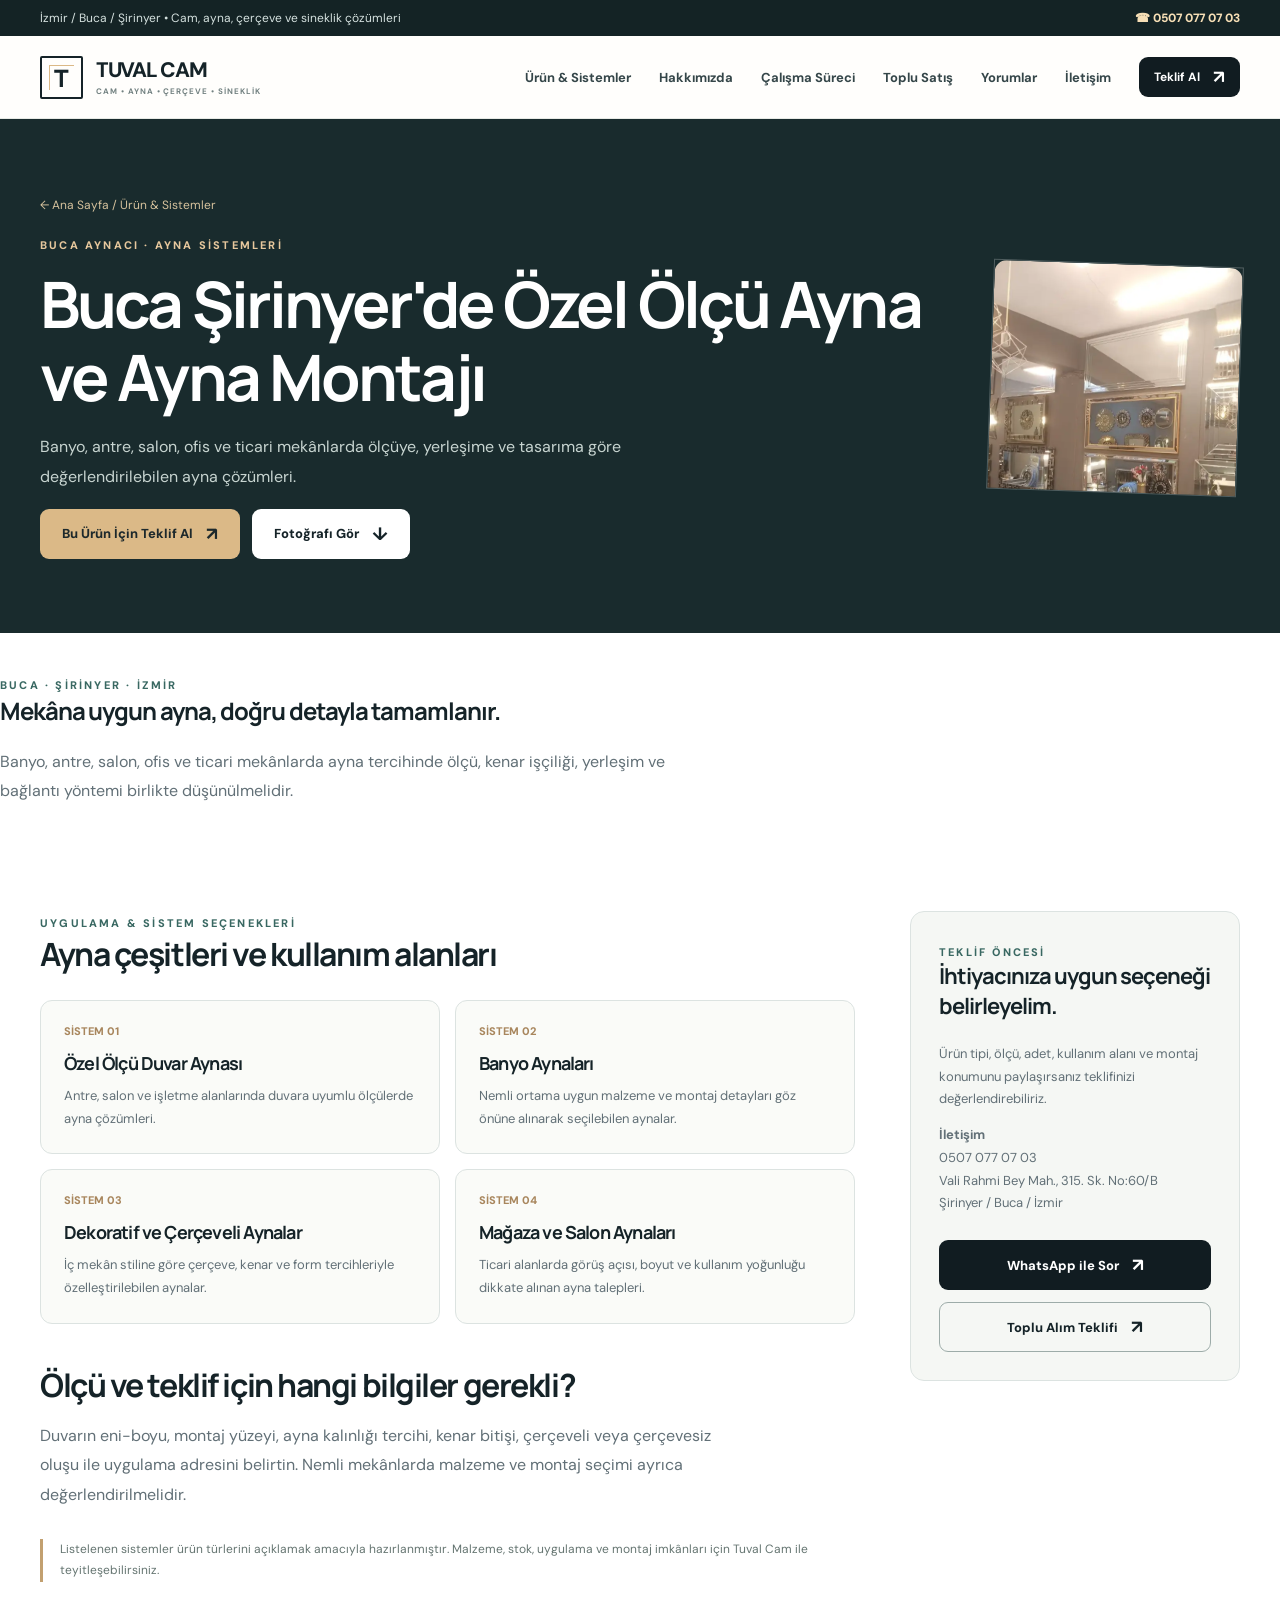
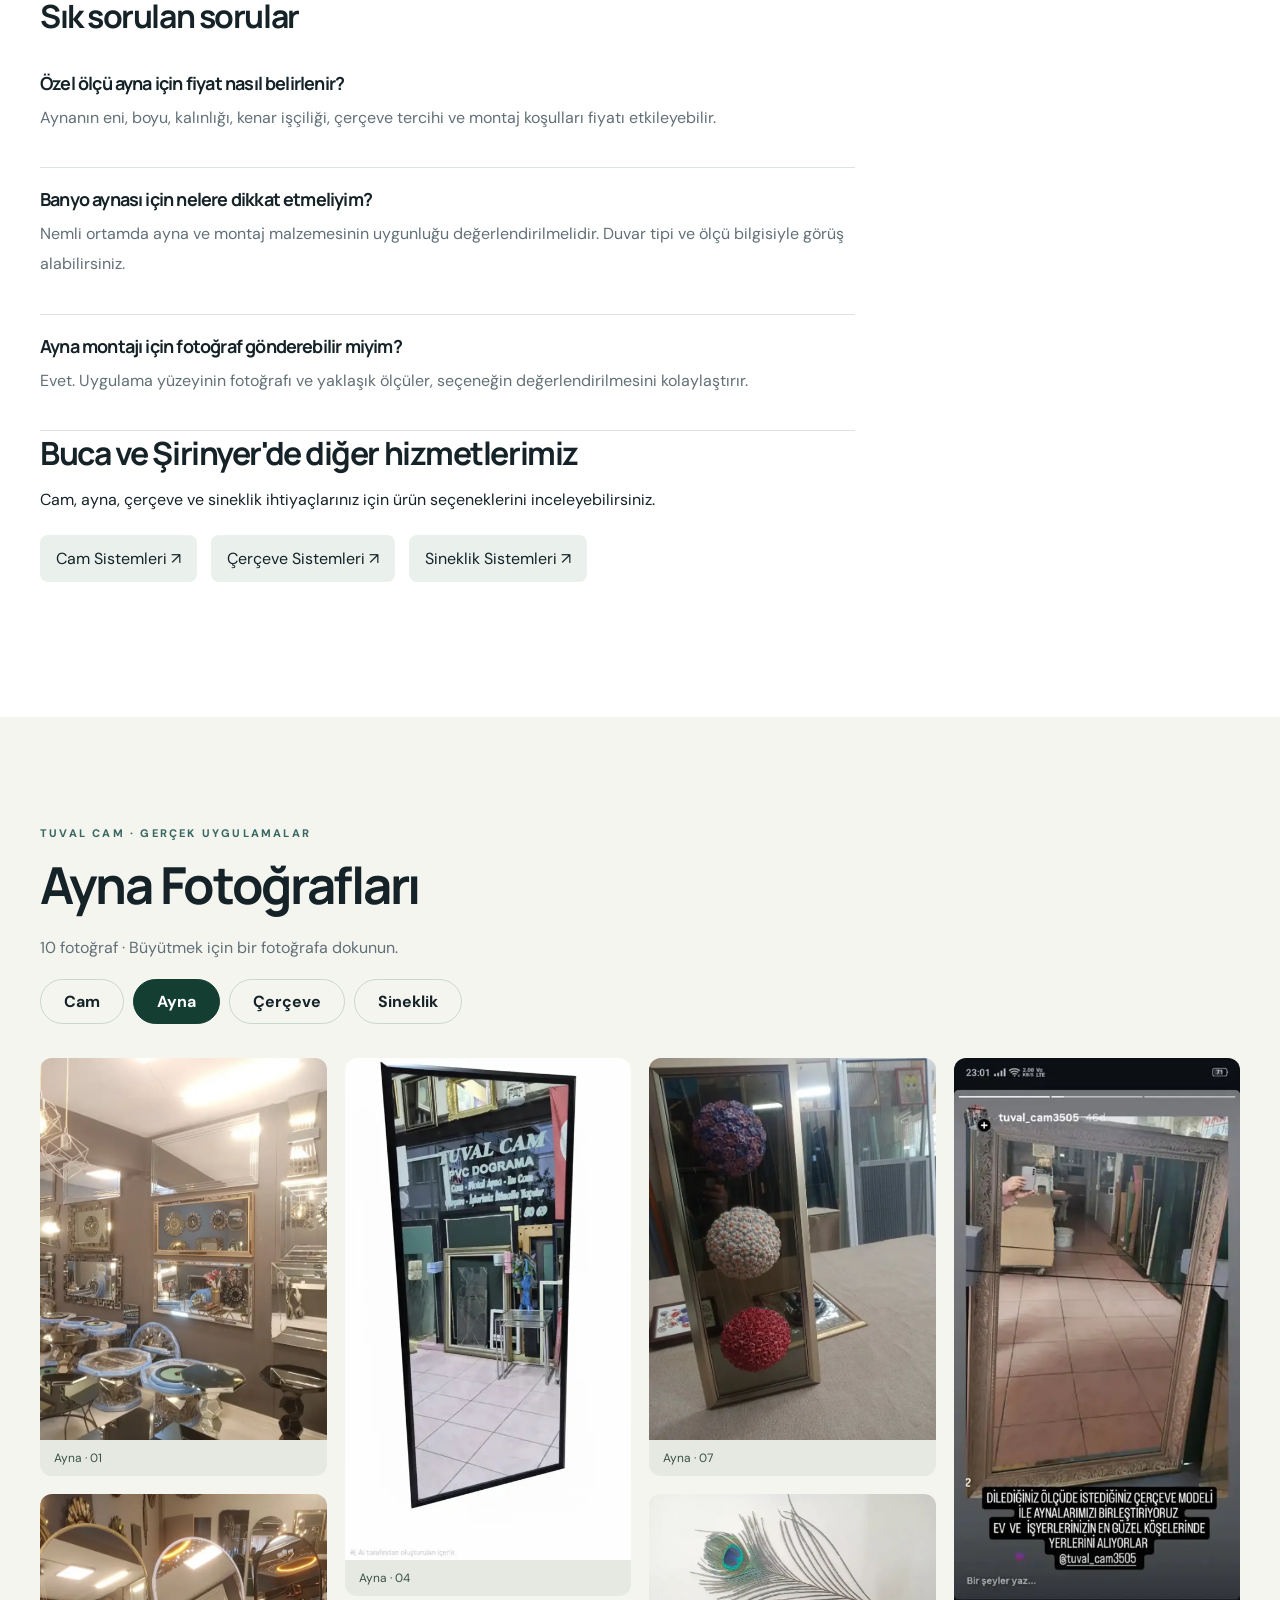
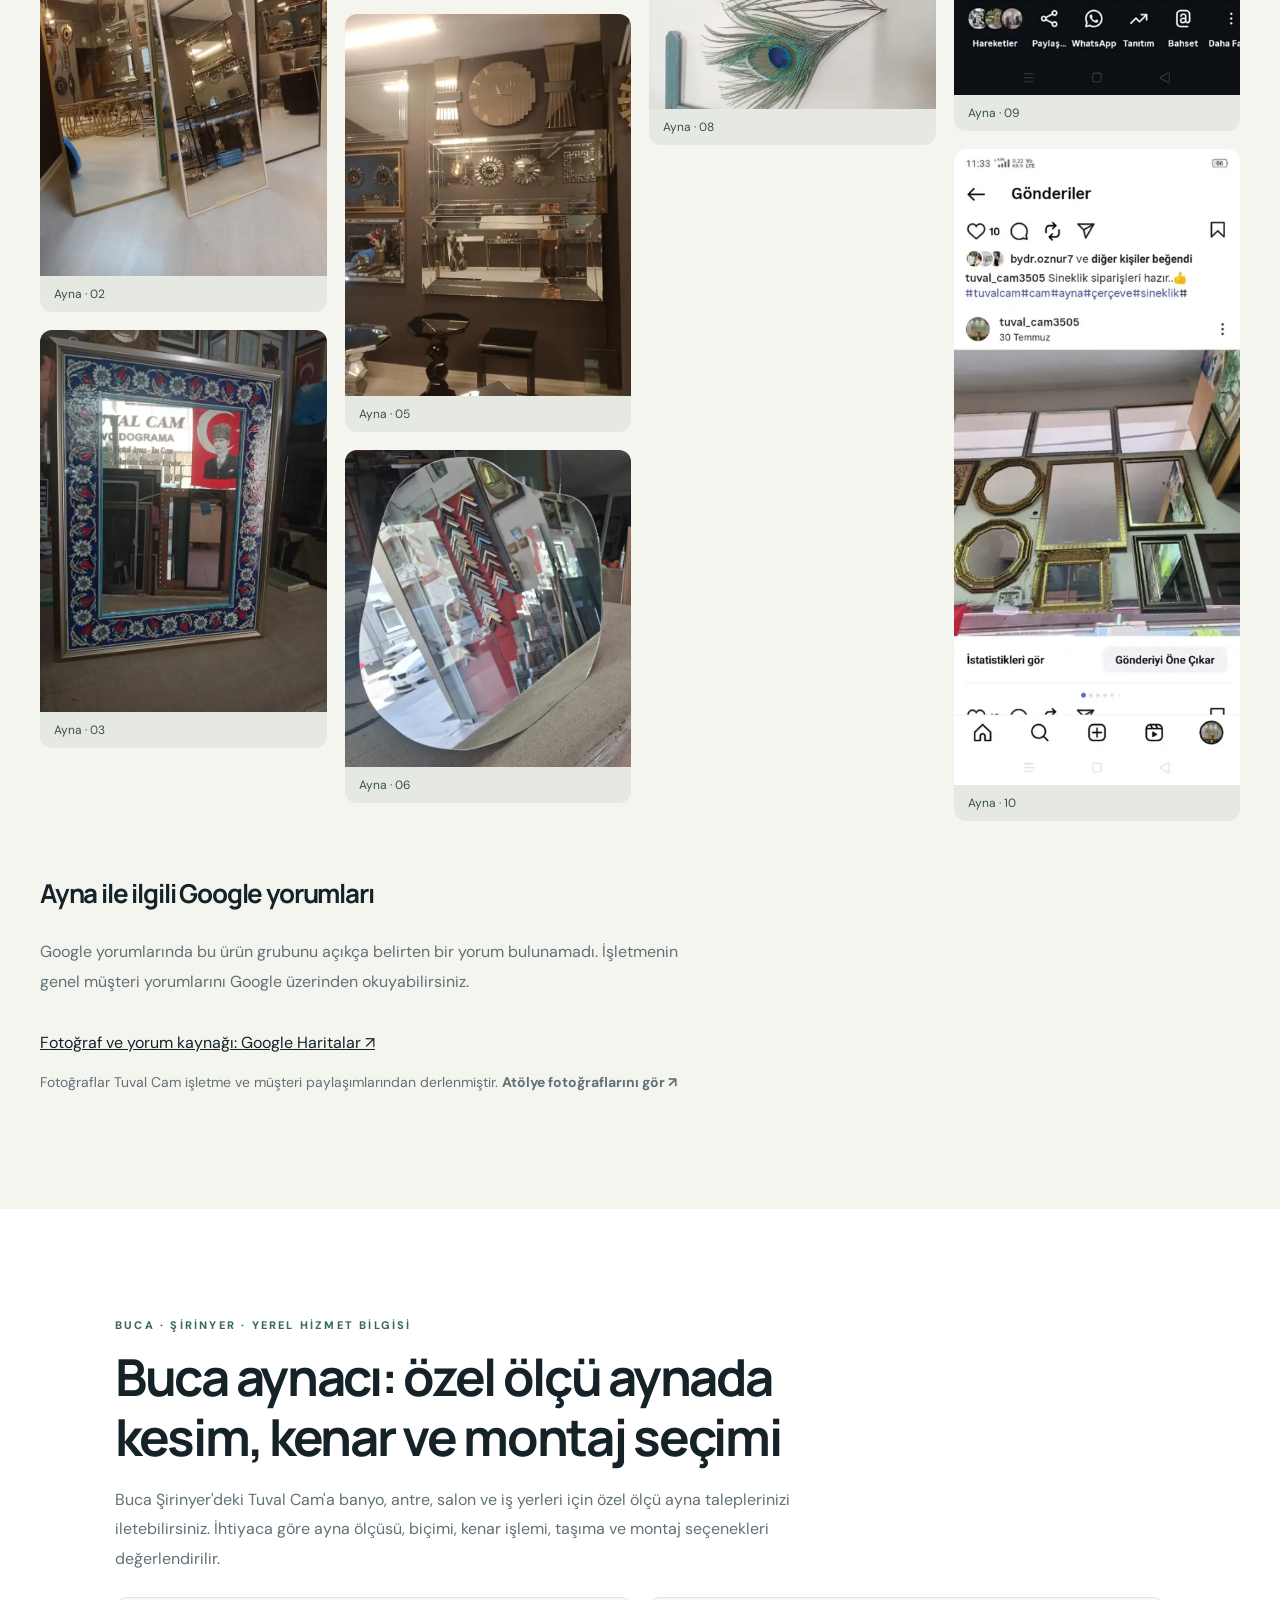
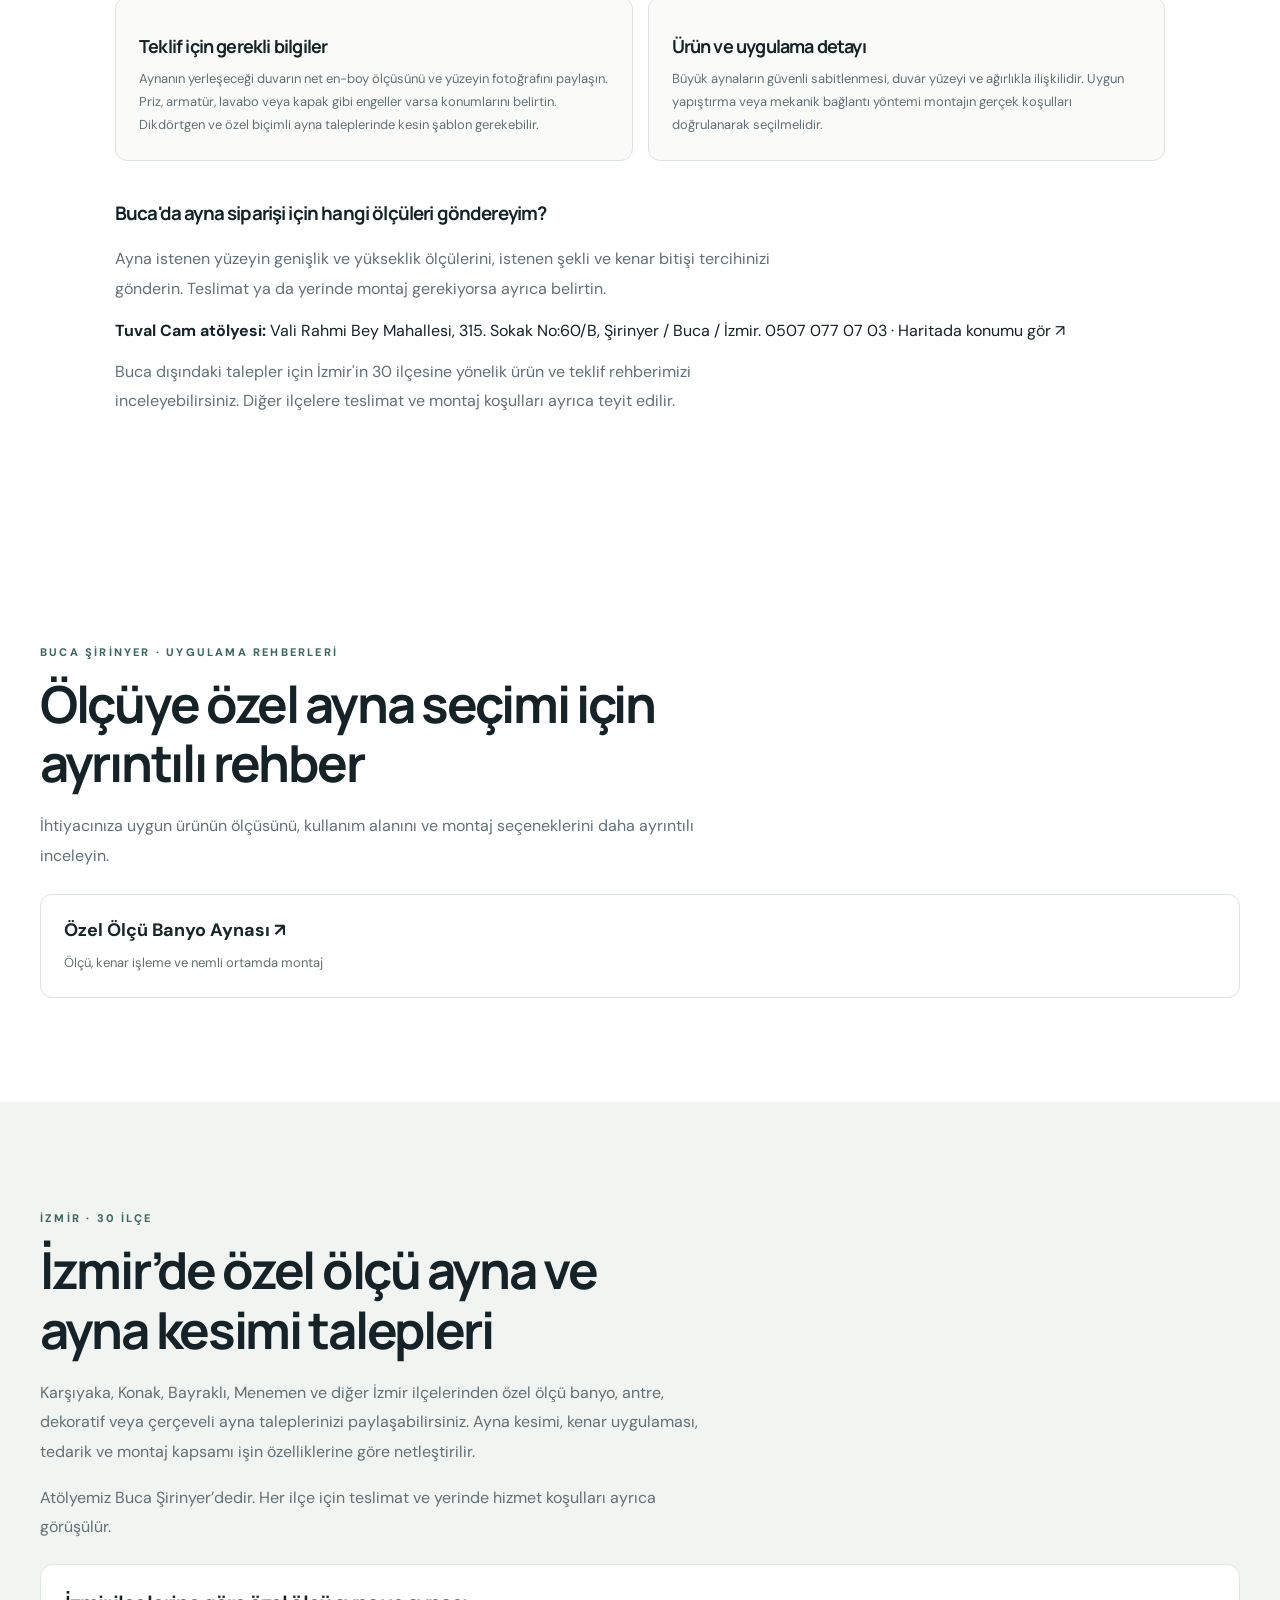
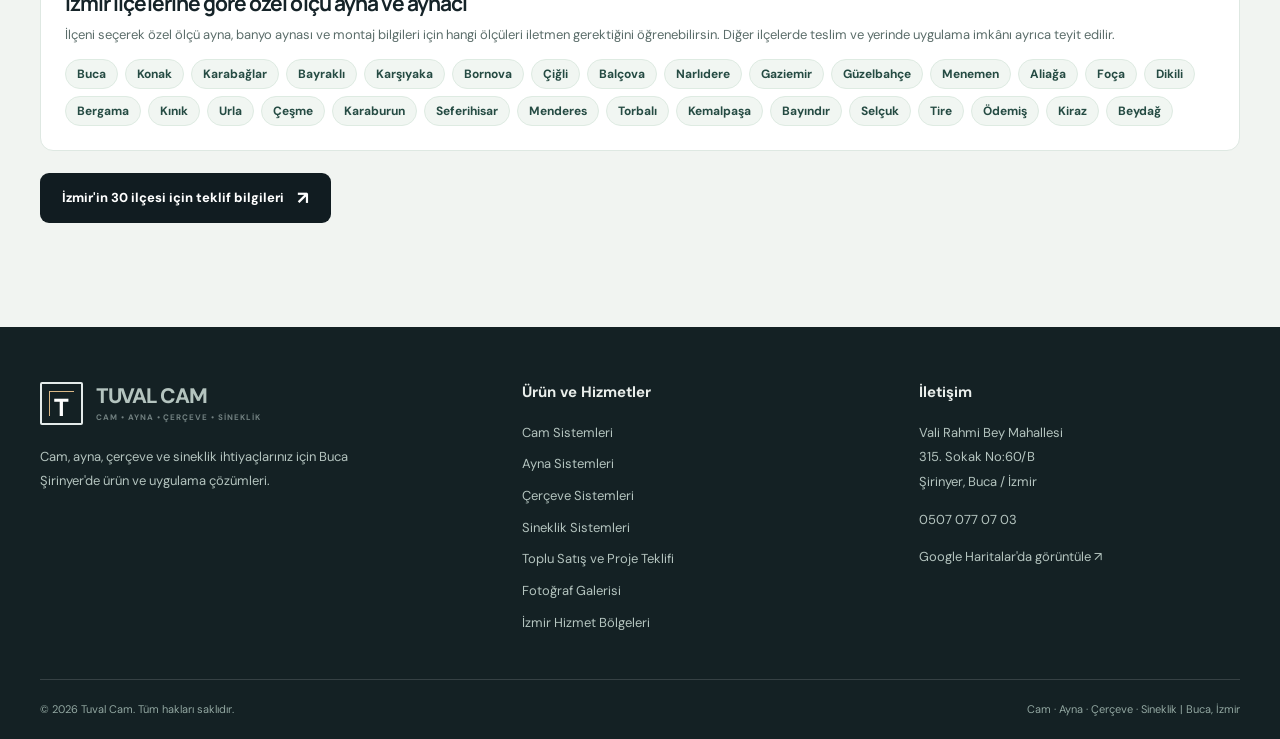
<file: ayna/index.html>
<!DOCTYPE html><html lang="tr"><head>
<meta charset="UTF-8"><meta name="viewport" content="width=device-width, initial-scale=1">
<meta name="theme-color" content="#111c21">
<title>Buca Aynacı, İzmir Özel Ölçü Ayna | Tuval Cam</title>
<meta name="description" content="Buca Şirinyer merkezli Tuval Cam'da İzmir geneli özel ölçü ayna, banyo aynası ve dekoratif ayna taleplerini görüşün. Kesim, montaj ve tedarik için teklif alın.">
<meta name="robots" content="index,follow,max-image-preview:large">
<link rel="icon" href="/favicon.ico" sizes="any">
<link rel="icon" href="/favicon-192x192.png" type="image/png" sizes="192x192">
<link rel="icon" href="/favicon-48x48.png" type="image/png" sizes="48x48">
<link rel="apple-touch-icon" href="/apple-touch-icon.png" sizes="180x180">
<link rel="canonical" href="https://www.tuvalcam.com/ayna/">
<meta property="og:type" content="website"><meta property="og:locale" content="tr_TR"><meta property="og:site_name" content="Tuval Cam">
<meta property="og:title" content="Buca Aynacı, İzmir Özel Ölçü Ayna | Tuval Cam"><meta property="og:description" content="Buca Şirinyer merkezli Tuval Cam'da İzmir geneli özel ölçü ayna, banyo aynası ve dekoratif ayna taleplerini görüşün. Kesim, montaj ve tedarik için teklif alın."><meta property="og:url" content="https://www.tuvalcam.com/ayna/"><meta property="og:image" content="https://www.tuvalcam.com/assets/gallery/photo-003.webp">
<meta name="twitter:card" content="summary_large_image">
<link rel="preconnect" href="https://fonts.googleapis.com"><link rel="preconnect" href="https://fonts.gstatic.com" crossorigin="">
<link href="https://fonts.googleapis.com/css2?family=DM+Sans:wght@400;500;600;700;800&amp;family=Manrope:wght@400;500;600;700;800&amp;display=swap" rel="stylesheet">

<style>
:root{--ink:#152328;--dark:#111c21;--forest:#253b3d;--soft:#f4f5f1;--paper:#fdfdfb;--muted:#627077;--line:#dce3e1;--gold:#dbb987;--teal:#396862;--radius:18px;--wrap:1200px}
*{box-sizing:border-box}html{scroll-behavior:smooth}body{margin:0;font-family:"DM Sans",Arial,sans-serif;background:var(--paper);color:var(--ink);-webkit-font-smoothing:antialiased}h1,h2,h3,h4,p{margin-top:0}h1,h2,h3{font-family:Manrope,Arial,sans-serif;letter-spacing:-.045em}a{text-decoration:none;color:inherit}button,input,select,textarea{font:inherit}button{cursor:pointer}img{max-width:100%;display:block}a:focus-visible,button:focus-visible,input:focus-visible,select:focus-visible,textarea:focus-visible{outline:3px solid #dcaf65;outline-offset:3px}
.container{width:min(calc(100% - 48px),var(--wrap));margin-inline:auto}.eyebrow{text-transform:uppercase;letter-spacing:.2em;font-size:11px;font-weight:800;color:var(--teal)}.eyebrow.gold{color:#e7c89d}.section{padding:104px 0}.section-title{font-size:clamp(30px,4vw,51px);line-height:1.16;max-width:670px;margin:13px 0 19px}.lead{line-height:1.85;font-size:16px;color:var(--muted);max-width:680px}.actions{display:flex;gap:12px;align-items:center;flex-wrap:wrap}.btn{display:inline-flex;align-items:center;justify-content:center;gap:13px;padding:15px 21px;border-radius:9px;border:1px solid transparent;font-weight:800;font-size:13px;min-height:48px;transition:transform .2s,background .2s}.btn:hover{transform:translateY(-2px)}.btn.primary{background:var(--gold);color:#1d292c}.btn.light{background:#fff;color:var(--ink)}.btn.outline{border-color:#9daca9;color:var(--ink);background:transparent}.btn.dark{background:var(--dark);color:#fff}.btn.full{width:100%}.btn.small{padding:10px 14px;min-height:39px;font-size:12px}.arrow{font-size:18px;line-height:1}
.announcement{background:#142325;color:#d5e1df;font-size:12px}.announcement .container{display:flex;justify-content:space-between;align-items:center;gap:20px;padding:10px 0}.announcement a{font-weight:800;color:#f7dfb6}
.site-header{background:#fffefcdd;backdrop-filter:blur(16px);position:sticky;top:0;z-index:30;border-bottom:1px solid #e7eae5}.header-inner{height:82px;display:flex;align-items:center;justify-content:space-between;gap:20px}.brand{display:flex;align-items:center;gap:13px;flex-shrink:0}.mark{width:43px;height:43px;display:grid;place-items:center;border:2px solid var(--ink);border-radius:2px;position:relative;font-size:24px;font-family:Manrope;font-weight:800}.mark:before{content:"";position:absolute;inset:7px;border-left:1px solid var(--gold);border-top:1px solid var(--gold)}.brand-text{display:flex;flex-direction:column;font-size:21px;line-height:1.1;letter-spacing:-.06em;font-weight:800}.brand-text span{font-size:8px;letter-spacing:.12em;font-weight:700;margin-top:5px;color:#728181;white-space:nowrap}.header-nav{display:flex;align-items:center;gap:28px}.header-nav a{font-size:13px;font-weight:700;color:#354649}.header-nav a:hover{color:#ad8557}.menu-toggle{display:none;background:none;border:0;font-size:25px}
.hero{background:#111c21;position:relative;overflow:hidden;color:#fff;min-height:610px}.hero:before{content:"";position:absolute;inset:0;background:radial-gradient(circle at 68% 54%,#34514e 0,transparent 43%),linear-gradient(110deg,#10191f 16%,#152426 75%);opacity:1}.hero:after{content:"";position:absolute;width:680px;height:680px;border:1px solid #eacda62b;border-radius:50%;right:-220px;top:-250px;pointer-events:none}.hero-grid{position:relative;min-height:610px;display:grid;grid-template-columns:1.04fr .96fr;align-items:center;gap:6%;padding:74px 0}.hero h1{font-size:clamp(43px,5.7vw,76px);line-height:1.07;margin:18px 0 23px;max-width:700px}.hero h1 em{font-style:normal;color:var(--gold)}.hero-copy{max-width:530px;color:#c3cfcb;line-height:1.9;font-size:16px;margin-bottom:29px}.hero-visual{position:relative;min-height:420px;display:grid;place-items:center}.glass-art{width:90%;height:390px;border:12px solid #d2ad7d;position:relative;background:linear-gradient(132deg,#6b8790 0%,#d6dacf 41%,#688a7d 46%,#253839 100%);box-shadow:28px 27px 0 #ffffff0c,0 30px 80px #0005;transform:rotate(-3deg);overflow:hidden}.glass-art:before{content:"";position:absolute;inset:-80px 27% -80px 50%;transform:rotate(20deg);background:linear-gradient(90deg,transparent,#fff8,transparent);filter:blur(12px)}.glass-art:after{content:"";position:absolute;width:220px;height:450px;top:-85px;left:-80px;background:#ffffff20;transform:rotate(30deg);box-shadow:80px 0 0 #ffffff0b}.hero-visual .floating-note{position:absolute;bottom:14px;left:-15px;background:#faf8f3;color:var(--ink);padding:20px 27px;border-radius:8px;box-shadow:0 20px 50px #0004;max-width:245px}.floating-note strong{display:block;font-size:14px}.floating-note small{display:block;color:#61716d;line-height:1.6;margin-top:7px}.hero-mini{display:flex;align-items:center;gap:8px;font-size:12px;color:#e6e4d7;letter-spacing:.02em;margin-top:28px}.hero-mini:before{content:"";display:block;height:1px;width:36px;background:var(--gold)}.trust-strip{background:#eef1ed;border-bottom:1px solid var(--line)}.trust-inner{display:grid;grid-template-columns:repeat(3,1fr);gap:28px;padding:28px 0}.trust-item{display:flex;gap:15px;align-items:flex-start}.trust-icon{font-size:25px;color:#497368}.trust-item strong{display:block;font-size:13px;margin-bottom:5px}.trust-item p{margin:0;font-size:12px;color:#687a79;line-height:1.5}
.intro-flex{display:flex;align-items:end;justify-content:space-between;gap:36px;margin-bottom:32px}.intro-flex .lead{max-width:410px}.product-grid{display:grid;grid-template-columns:repeat(4,1fr);gap:16px}.product-card{border:1px solid var(--line);border-radius:15px;background:#fff;overflow:hidden;transition:box-shadow .25s,transform .25s;display:flex;flex-direction:column}.product-card:hover{box-shadow:0 18px 45px #1b33301a;transform:translateY(-4px)}.product-visual{height:208px;position:relative;display:grid;place-items:center;overflow:hidden;background:#e7ece8}.product-card:nth-child(2) .product-visual{background:#dfe7e5}.product-card:nth-child(3) .product-visual{background:#e9e3db}.product-card:nth-child(4) .product-visual{background:#e3e8e4}.tile-scene{width:145px;height:128px;position:relative;box-shadow:12px 16px 20px #17332b20}.tile-scene.cam{border:8px solid #ffffffb8;background:linear-gradient(135deg,#90aabaee 0 35%,#dee5eab9 36% 52%,#8da7afe8 53% 100%)}.tile-scene.ayna{border:10px solid #a98d61;background:linear-gradient(120deg,#b5c6c2 0 40%,#e7eee8 41% 59%,#a6b8b4 60%)}.tile-scene.cerceve{border:13px solid #4d3930;outline:4px solid #7e6854;background:linear-gradient(155deg,#dac7b0,#b6c4b0);display:flex;align-items:center;justify-content:center}.tile-scene.cerceve:after{content:"";width:63px;height:75px;background:#8b9b87;border-radius:50% 50% 0 0}.tile-scene.sineklik{border:9px solid #35484a;background:repeating-linear-gradient(0deg,#52696955 0 1px,transparent 1px 5px),repeating-linear-gradient(90deg,#52696955 0 1px,#b0c5bc99 1px 5px)}.product-info{padding:23px 22px 25px;display:flex;flex-direction:column;flex:1}.product-info h3{font-size:23px;margin:6px 0 8px}.product-info p{color:var(--muted);font-size:13px;line-height:1.75;margin-bottom:20px;flex:1}.text-link{font-size:12px;font-weight:800;color:#2c665b;display:inline-flex;gap:9px;align-items:center}
.about{background:#f1f4f1}.about-grid{display:grid;grid-template-columns:.9fr 1.1fr;gap:9%;align-items:center}.about-panel{min-height:410px;background:#283f3f;color:white;border-radius:15px;padding:48px;display:flex;flex-direction:column;justify-content:space-between;position:relative;overflow:hidden}.about-panel:before{content:"";position:absolute;right:-80px;bottom:-115px;border:1px solid #fff3;width:310px;height:310px;border-radius:50%}.about-panel strong{font-family:Manrope;font-size:36px;line-height:1.2;letter-spacing:-.045em;position:relative;max-width:340px}.about-panel span{letter-spacing:.19em;text-transform:uppercase;color:#b7d1c9;font-size:11px}.checks{display:grid;grid-template-columns:1fr 1fr;gap:17px;margin-top:28px}.check{font-size:13px;font-weight:700;display:flex;gap:10px}.check i{font-style:normal;color:var(--teal)}
.service-grid{display:grid;grid-template-columns:repeat(4,1fr);gap:16px;margin-top:35px}.service-box{border-top:2px solid #bbccbe;padding:22px 14px 4px 0}.step{color:#af8e62;font-size:12px;font-weight:800;letter-spacing:.1em}.service-box h3{font-size:19px;margin:18px 0 10px}.service-box p{font-size:13px;line-height:1.8;color:var(--muted)}
.b2b{background:var(--dark);color:#fff;position:relative;overflow:hidden}.b2b:before{content:"";position:absolute;right:-260px;top:-260px;width:670px;height:670px;border:1px solid #cda97942;border-radius:50%}.b2b-grid{display:grid;grid-template-columns:1fr 1fr;gap:7%;align-items:center;position:relative}.b2b .lead{color:#b9c8c4}.b2b-points{margin:26px 0 35px;padding:0;list-style:none}.b2b-points li{padding:11px 0;border-bottom:1px solid #ffffff20;font-size:14px;color:#e7edeb}.b2b-points li:before{content:"✓";color:var(--gold);margin-right:13px}.quote-form{background:#fff;color:var(--ink);border-radius:17px;padding:35px;box-shadow:0 25px 65px #0003}.quote-form h3{font-size:25px;margin-bottom:7px}.quote-form>p{font-size:13px;color:var(--muted);margin-bottom:24px;line-height:1.65}.form-grid{display:grid;grid-template-columns:1fr 1fr;gap:14px}.field{display:flex;flex-direction:column;gap:7px;margin-bottom:14px}.field.wide{grid-column:span 2}.field label{font-size:11px;font-weight:800;letter-spacing:.02em}.field input,.field select,.field textarea{width:100%;border:1px solid #d7dedc;background:#f9faf8;border-radius:8px;padding:12px 13px;color:var(--ink);font-size:13px;min-height:43px}.field textarea{min-height:90px;resize:vertical}.form-note{font-size:11px;color:#637373;line-height:1.6;margin:14px 0 0}
.reviews{background:#f6f7f3}.reviews-grid{display:grid;grid-template-columns:repeat(3,1fr);gap:15px;margin:31px 0}.review{background:#fff;border:1px solid var(--line);padding:28px;border-radius:13px}.review .stars{color:#c49b63;letter-spacing:.18em;font-size:15px}.review h3{font-size:18px;margin:18px 0 10px}.review p{font-size:13px;color:var(--muted);line-height:1.8;margin:0}.review-note{font-size:12px;color:var(--muted)}
.gallery-banner{border-radius:16px;background:linear-gradient(110deg,#e2e9e4,#f6f5ef);padding:40px;display:flex;justify-content:space-between;align-items:center;gap:20px}.gallery-banner h3{font-size:24px;margin:10px 0}.gallery-banner p{color:var(--muted);margin:0;line-height:1.65;font-size:13px;max-width:590px}
.faq-grid{display:grid;grid-template-columns:.75fr 1.25fr;gap:8%}.faq-items details{border-bottom:1px solid var(--line);padding:20px 0}.faq-items summary{cursor:pointer;list-style:none;font-size:15px;font-weight:800;display:flex;justify-content:space-between;gap:20px}.faq-items summary:after{content:"+";font-size:22px;color:var(--teal)}.faq-items details[open] summary:after{content:"−"}.faq-items details p{color:var(--muted);font-size:13px;line-height:1.85;padding-top:14px;margin:0}
.contact{background:#e8efea}.contact-inner{display:grid;grid-template-columns:1fr auto;gap:24px;align-items:center}.contact h2{font-size:clamp(29px,4vw,44px);margin:10px 0 12px}.contact p{color:#5d706a;line-height:1.75;margin-bottom:0;font-size:14px}footer{background:#142124;color:#e9eeeb;padding:55px 0 23px}.footer-grid{display:grid;grid-template-columns:1.25fr 1fr .95fr;gap:60px}.footer-grid p,.footer-grid a{color:#b4c4bf;font-size:13px;line-height:1.9}.footer-grid h4{font-size:15px;letter-spacing:0;margin-bottom:19px}.footer-grid nav{display:flex;flex-direction:column;gap:7px}.footer-grid nav a:hover{color:#fff}.copyright{border-top:1px solid #ffffff25;margin-top:43px;padding-top:22px;color:#92a7a1;font-size:11px;display:flex;justify-content:space-between;gap:20px}
.detail-page{background:#fff}.detail-hero{background:#192b2d;color:#fff;padding:78px 0 74px}.detail-hero-inner{display:flex;justify-content:space-between;align-items:center;gap:50px}.detail-hero h1{font-size:clamp(36px,5vw,64px);line-height:1.14;margin:14px 0 18px}.detail-hero p{line-height:1.9;color:#c7d4d0;font-size:16px;max-width:620px}.breadcrumb{font-size:12px;color:#d6c29d;display:block;margin-bottom:20px}.detail-figure{min-width:250px;height:230px;border:1px solid #ffffff3d;display:grid;place-items:center;transform:rotate(2deg)}.detail-figure .tile-scene{transform:scale(1.2)}.detail-content{display:grid;grid-template-columns:1fr 330px;gap:55px;align-items:start;padding-top:65px;padding-bottom:90px}.detail-content h2{font-size:32px;margin:0 0 14px}.detail-content .lead{margin-bottom:29px}.option-grid{display:grid;grid-template-columns:repeat(2,1fr);gap:15px;margin:24px 0 39px}.option-card{border:1px solid var(--line);border-radius:12px;padding:23px;background:#fafbf8}.option-card .option-num{font-size:11px;color:#a8865d;font-weight:800}.option-card h3{font-size:18px;margin:13px 0 10px}.option-card p{color:var(--muted);font-size:13px;line-height:1.75;margin:0}.detail-side{position:sticky;top:111px;border:1px solid var(--line);background:#f5f7f4;border-radius:14px;padding:28px}.detail-side h3{font-size:22px}.detail-side p{color:var(--muted);font-size:13px;line-height:1.75}.detail-side .btn{margin-top:12px}.detail-side a{word-break:break-word}.notes{font-size:12px;color:#657571;line-height:1.8;border-left:3px solid #c2a070;padding-left:17px}
.whatsapp-float{position:fixed;right:21px;bottom:21px;z-index:50;background:#187d58;color:white;border-radius:100px;display:flex;align-items:center;gap:9px;padding:14px 19px;font-size:12px;font-weight:800;box-shadow:0 10px 40px #0a4f293d}
[hidden]{display:none!important}
@media(max-width:1020px){.header-nav{gap:16px}.header-nav a{font-size:12px}.product-grid{grid-template-columns:repeat(2,1fr)}.service-grid{grid-template-columns:repeat(2,1fr)}.hero-grid{gap:2%}.glass-art{width:84%;height:310px}.hero-visual{min-height:340px}.b2b-grid{gap:4%}.footer-grid{gap:25px}}
@media(max-width:760px){.container{width:min(calc(100% - 36px),var(--wrap))}.announcement .container{justify-content:center;text-align:center}.announcement .small-note{display:none}.header-inner{height:70px}.menu-toggle{display:block}.header-nav{display:none;position:absolute;left:0;right:0;top:70px;background:#fff;flex-direction:column;align-items:stretch;gap:0;padding:15px 24px 25px;border-bottom:1px solid var(--line);box-shadow:0 20px 30px #0001}.header-nav.open{display:flex}.header-nav a{padding:13px 4px;font-size:14px}.header-nav .btn{margin-top:10px}.hero-grid{grid-template-columns:1fr;padding:62px 0 35px;min-height:auto}.hero h1{font-size:clamp(38px,10vw,60px)}.hero-visual{min-height:260px}.glass-art{height:225px;width:220px}.floating-note{left:0!important;bottom:0!important;padding:13px 19px!important}.hero-mini{margin-bottom:5px}.trust-inner{grid-template-columns:1fr;gap:17px}.section{padding:69px 0}.intro-flex{display:block}.product-grid{grid-template-columns:repeat(2,1fr)}.product-visual{height:150px}.tile-scene{transform:scale(.76)}.product-info{padding:18px 15px}.product-info h3{font-size:20px}.about-grid,.b2b-grid,.faq-grid,.contact-inner,.detail-content,.footer-grid{grid-template-columns:1fr}.about-panel{min-height:270px;padding:31px}.about-panel strong{font-size:29px}.service-grid{gap:9px}.b2b-grid{gap:36px}.quote-form{padding:26px}.reviews-grid{grid-template-columns:1fr}.gallery-banner{flex-direction:column;align-items:start;padding:28px}.footer-grid{gap:30px}.copyright{flex-direction:column}.contact-inner .actions{margin-top:8px}.detail-hero-inner{display:block}.detail-hero{padding:55px 0}.detail-figure{display:none}.detail-content{gap:24px;padding-top:45px;padding-bottom:65px}.detail-side{position:static}.whatsapp-float{right:12px;bottom:12px}}
@media(max-width:410px){.product-grid,.option-grid,.form-grid{grid-template-columns:1fr}.field.wide{grid-column:span 1}.hero-visual{display:none}.checks{grid-template-columns:1fr}.site-header .brand-text{font-size:19px}}


 .product-card .product-visual{position:relative;background:#e5eae2;overflow:hidden}
 .product-card .product-visual>img{display:block;width:100%;height:100%;min-height:238px;object-fit:cover;transition:transform .48s ease,filter .48s;filter:saturate(.90)}
 .product-card:hover .product-visual>img{transform:scale(1.065);filter:saturate(1.07)}
 .product-card .product-info>p{line-height:1.75}
 .real-gallery{background:#f1f3ef}
 .new-photo-grid{display:grid;grid-template-columns:repeat(4,minmax(0,1fr));gap:18px;margin-top:36px}
 .new-photo-card{display:block;background:white;border:1px solid #dde2de;border-radius:8px;overflow:hidden;box-shadow:0 13px 35px #192d2b12;transition:transform .25s,box-shadow .25s}
 .new-photo-card:hover{transform:translateY(-5px);box-shadow:0 23px 44px #192d2b21}
 .new-photo-wrap{position:relative;aspect-ratio:4/5;overflow:hidden;background:#d4dad3}
 .new-photo-wrap img{display:block;width:100%;height:100%;object-fit:cover;transition:transform .4s}
 .new-photo-card:hover img{transform:scale(1.05)}
 .new-photo-index{position:absolute;top:14px;left:14px;background:#f9faf2e9;padding:5px 9px;font-size:10px;font-weight:700;letter-spacing:.12em;color:#2b4b3f;border-radius:2px}
 .new-photo-copy{padding:20px 19px 22px;display:flex;flex-direction:column;gap:10px}
 .new-photo-copy strong{font-size:21px;line-height:1.2;letter-spacing:-.025em}
 .new-photo-copy span{font-size:12px;color:#63736a;display:flex;justify-content:space-between}
 .new-photo-copy b{color:#aa8248}
 .gallery-trust{display:flex;flex-wrap:wrap;justify-content:space-between;gap:15px;align-items:center;margin-top:24px;font-size:11px;color:#65766b}
 .gallery-trust a{font-weight:700;border-bottom:1px solid #a77e49;color:#31473c}
 .detail-figure{position:relative;overflow:hidden}
 #detail-icon{position:relative;display:block;width:100%;height:100%;overflow:hidden}
 #detail-icon .new-detail-image{width:100%;height:100%;min-height:320px;object-fit:cover;display:block}
 .category-real{background:#f3f5f1;padding:60px 0 75px}
 .category-real h2{font-size:clamp(32px,4.5vw,48px);margin-bottom:12px}
 .category-real .real-lead{max-width:700px;line-height:1.8;font-size:15px}
 .category-real-grid{display:grid;grid-template-columns:repeat(3,minmax(0,1fr));gap:18px;margin:28px 0}
 .category-real-grid figure{margin:0;background:white;border-radius:7px;overflow:hidden;border:1px solid #dce1d9}
 .category-real-grid a{display:block;aspect-ratio:4/3;background:#dfe5da;overflow:hidden}
 .category-real-grid img{width:100%;height:100%;object-fit:cover;display:block;transition:transform .35s}
 .category-real-grid a:hover img{transform:scale(1.04)}
 .category-real-grid figcaption{padding:13px 16px;font-size:12px;color:#32473b}
 .spec-row{display:grid;grid-template-columns:repeat(3,1fr);gap:14px;margin:30px 0}
 .spec-row>div{background:#fff;border:1px solid #dae2d9;padding:20px;border-radius:5px}
 .spec-row small{display:block;color:#8a704e;font-size:10px;text-transform:uppercase;letter-spacing:.12em;margin-bottom:9px}
 .spec-row strong{font-size:13px;line-height:1.5;display:block}
 .real-gallery .btn,.category-real .btn{margin-top:8px}
 .category-real .real-note{margin-top:18px;font-size:11px;color:#637467}
 @media(max-width:950px){.new-photo-grid{grid-template-columns:repeat(2,1fr)}.category-real-grid{grid-template-columns:repeat(2,1fr)}}
 @media(max-width:600px){.new-photo-grid{gap:12px}.new-photo-wrap{aspect-ratio:4/4.7}.new-photo-copy{padding:14px 12px}.new-photo-copy strong{font-size:16px}.new-photo-copy span{font-size:10px}.gallery-trust{font-size:10px}.category-real{padding:45px 0 60px}.category-real-grid{gap:12px}.category-real-grid figcaption{padding:10px;font-size:11px}.spec-row{grid-template-columns:1fr;gap:9px;margin:22px 0}.spec-row>div{padding:16px}}
 

.product-card .product-visual>.tuval-thumb{display:block;width:100%;height:100%;min-height:238px;position:relative;background-image:none;background-repeat:no-repeat;background-size:200% 200%}
.tuval-thumb.cam{background-position:0% 0%}.tuval-thumb.ayna{background-position:100% 0%}.tuval-thumb.cerceve{background-position:0% 100%}.tuval-thumb.sineklik{background-position:100% 100%}
.detail-figure #detail-icon>.tuval-detail-thumb{display:block;width:100%;height:100%;min-height:340px;background-image:none;background-repeat:no-repeat;background-size:200% 200%}
.tuval-detail-thumb.cam{background-position:0 0}.tuval-detail-thumb.ayna{background-position:100% 0}.tuval-detail-thumb.cerceve{background-position:0 100%}.tuval-detail-thumb.sineklik{background-position:100% 100%}
.tuval-thumb::after{content:'Temsili görsel';position:absolute;right:10px;bottom:10px;background:#ffffffd9;padding:5px 9px;border-radius:3px;font-size:10px;color:#41514a}

.seo-prose{margin:40px 0}.seo-prose p,.faq-item p{line-height:1.85;color:var(--muted)}.faq-item{padding:19px 0;border-bottom:1px solid var(--line)}.faq-item h3{font-size:18px;margin-bottom:8px}.seo-related{display:flex;flex-wrap:wrap;gap:14px;margin:25px 0 45px}.seo-related a{padding:13px 16px;background:#eaf0ec;border-radius:8px;color:var(--ink)}.seo-related a:hover{background:#dfe8df}.service-photo{width:100%;max-height:430px;object-fit:cover;border-radius:14px}.service-gallery{padding:50px 0;background:#f5f5f0}.service-gallery .service-photo{max-width:500px;object-fit:cover}.seo-note{margin-top:20px;font-size:14px;color:var(--muted)}.detail-figure img{width:100%;height:360px;object-fit:cover;border-radius:12px}@media(max-width:680px){.detail-figure img{height:280px}.seo-prose{margin:22px 0}}

.district-directory{background:#fff;border:1px solid #dee8e2;border-radius:13px;padding:24px;margin:22px 0}.district-directory h3{font-size:21px;margin:0 0 9px}.district-directory p{font-size:13px;color:#5b6d6a;margin-bottom:16px}.district-directory ul{list-style:none;display:flex;flex-wrap:wrap;gap:7px;margin:0;padding:0}.district-directory li a{display:inline-block;font-size:12px;font-weight:700;background:#f1f6f2;border:1px solid #deebe2;color:#254b43;border-radius:24px;padding:6px 11px;text-decoration:none}.district-directory li a:hover{background:#dfece4;border-color:#8ab6a1}@media(max-width:650px){.district-directory{padding:18px}.district-directory h3{font-size:18px}}
</style>
<script type="application/ld+json">{"@context":"https://schema.org","@graph":[{"@type":"WebPage","@id":"https://www.tuvalcam.com/ayna/","url":"https://www.tuvalcam.com/ayna/","name":"Buca Aynacı, İzmir Özel Ölçü Ayna | Tuval Cam","description":"Buca Şirinyer merkezli Tuval Cam'da İzmir geneli özel ölçü ayna, banyo aynası ve dekoratif ayna taleplerini görüşün. Kesim, montaj ve tedarik için teklif alın.","isPartOf":{"@id":"https://www.tuvalcam.com/#website"},"about":{"@id":"https://www.tuvalcam.com/#isletme"},"primaryImageOfPage":{"@type":"ImageObject","url":"https://www.tuvalcam.com/assets/gallery/photo-003.webp","width":750,"height":1000}},{"@type":"Service","@id":"https://www.tuvalcam.com/ayna/#hizmet","name":"Buca Şirinyer'de Özel Ölçü Ayna ve Ayna Montajı","serviceType":"Ayna Sistemleri","description":"Buca Şirinyer merkezli Tuval Cam'da İzmir geneli özel ölçü ayna, banyo aynası ve dekoratif ayna taleplerini görüşün. Kesim, montaj ve tedarik için teklif alın.","provider":{"@id":"https://www.tuvalcam.com/#isletme"},"areaServed":[{"@type":"Place","name":"Buca, İzmir"},{"@type":"Place","name":"Şirinyer, Buca"},{"@type":"AdministrativeArea","name":"İzmir"}],"url":"https://www.tuvalcam.com/ayna/","image":"https://www.tuvalcam.com/assets/gallery/photo-003.webp"},{"@type":"BreadcrumbList","itemListElement":[{"@type":"ListItem","position":1,"name":"Ana Sayfa","item":"https://www.tuvalcam.com/"},{"@type":"ListItem","position":2,"name":"Ayna","item":"https://www.tuvalcam.com/ayna/"}]}]}</script>
<link rel="stylesheet" href="/photo-gallery.css"></head><body>

<div class="announcement"><div class="container"><span>İzmir / Buca / Şirinyer • Cam, ayna, çerçeve ve sineklik çözümleri</span><a href="tel:+905070770703" class="small-note">☎ 0507 077 07 03</a></div></div>

<header class="site-header"><div class="container header-inner">
<a href="/" class="brand" aria-label="Tuval Cam ana sayfa"><span class="mark" aria-hidden="true">T</span><span class="brand-text">TUVAL CAM<span>CAM • AYNA • ÇERÇEVE • SİNEKLİK</span></span></a>
<button class="menu-toggle" id="menuToggle" aria-label="Menüyü aç" aria-expanded="false">☰</button>
<nav class="header-nav" id="mainNav" aria-label="Ana menü"><a href="/#urunler">Ürün &amp; Sistemler</a><a href="/#hakkimizda">Hakkımızda</a><a href="/#surec">Çalışma Süreci</a><a href="/#kurumsal">Toplu Satış</a><a href="https://www.google.com/maps/place//data=!4m4!3m3!1s0x0:0x563c4e7b254686a7!9m1!1b1?hl=tr" target="_blank" rel="noopener noreferrer">Yorumlar</a><a href="/#iletisim">İletişim</a><a class="btn dark small" href="/#kurumsal">Teklif Al <span class="arrow">↗</span></a></nav>
</div></header>
<main class="detail-page">
<section class="detail-hero"><div class="container detail-hero-inner">
<div><a href="/" class="breadcrumb">← Ana Sayfa / Ürün &amp; Sistemler</a>
<span class="eyebrow gold">BUCA AYNACI · AYNA SİSTEMLERİ</span>
<h1>Buca Şirinyer'de Özel Ölçü Ayna ve Ayna Montajı</h1>
<p>Banyo, antre, salon, ofis ve ticari mekânlarda ölçüye, yerleşime ve tasarıma göre değerlendirilebilen ayna çözümleri.</p>
<div class="actions"><a class="btn primary" href="https://wa.me/905070770703?text=Merhaba%20Tuval%20Cam%2C%20ayna%20i%C3%A7in%20bilgi%20ve%20teklif%20almak%20istiyorum." target="_blank" rel="noopener noreferrer">Bu Ürün İçin Teklif Al <span class="arrow">↗</span></a><a class="btn light" href="#ornek-uygulama">Fotoğrafı Gör <span class="arrow">↓</span></a></div>
</div><div class="detail-figure"><img src="/assets/gallery/photo-003.webp" alt="Tuval Cam Buca Şirinyer Ayna uygulaması" width="750" height="1000" decoding="async" fetchpriority="high"></div>
</div></section>
<section class="container seo-prose"><span class="eyebrow">BUCA · ŞİRİNYER · İZMİR</span><h2>Mekâna uygun ayna, doğru detayla tamamlanır.</h2><p class="lead">Banyo, antre, salon, ofis ve ticari mekânlarda ayna tercihinde ölçü, kenar işçiliği, yerleşim ve bağlantı yöntemi birlikte düşünülmelidir.</p></section>
<section class="container detail-content"><article>
<span class="eyebrow">Uygulama &amp; Sistem Seçenekleri</span><h2>Ayna çeşitleri ve kullanım alanları</h2>
<div class="option-grid"><div class="option-card"><div class="option-num">SİSTEM 01</div><h3>Özel Ölçü Duvar Aynası</h3><p>Antre, salon ve işletme alanlarında duvara uyumlu ölçülerde ayna çözümleri.</p></div>
<div class="option-card"><div class="option-num">SİSTEM 02</div><h3>Banyo Aynaları</h3><p>Nemli ortama uygun malzeme ve montaj detayları göz önüne alınarak seçilebilen aynalar.</p></div>
<div class="option-card"><div class="option-num">SİSTEM 03</div><h3>Dekoratif ve Çerçeveli Aynalar</h3><p>İç mekân stiline göre çerçeve, kenar ve form tercihleriyle özelleştirilebilen aynalar.</p></div>
<div class="option-card"><div class="option-num">SİSTEM 04</div><h3>Mağaza ve Salon Aynaları</h3><p>Ticari alanlarda görüş açısı, boyut ve kullanım yoğunluğu dikkate alınan ayna talepleri.</p></div></div>
<h2>Ölçü ve teklif için hangi bilgiler gerekli?</h2><p class="lead">Duvarın eni-boyu, montaj yüzeyi, ayna kalınlığı tercihi, kenar bitişi, çerçeveli veya çerçevesiz oluşu ile uygulama adresini belirtin. Nemli mekânlarda malzeme ve montaj seçimi ayrıca değerlendirilmelidir.</p>
<p class="notes">Listelenen sistemler ürün türlerini açıklamak amacıyla hazırlanmıştır. Malzeme, stok, uygulama ve montaj imkânları için Tuval Cam ile teyitleşebilirsiniz.</p>
<h2>Sık sorulan sorular</h2><div class="faq-item"><h3>Özel ölçü ayna için fiyat nasıl belirlenir?</h3><p>Aynanın eni, boyu, kalınlığı, kenar işçiliği, çerçeve tercihi ve montaj koşulları fiyatı etkileyebilir.</p></div>
<div class="faq-item"><h3>Banyo aynası için nelere dikkat etmeliyim?</h3><p>Nemli ortamda ayna ve montaj malzemesinin uygunluğu değerlendirilmelidir. Duvar tipi ve ölçü bilgisiyle görüş alabilirsiniz.</p></div>
<div class="faq-item"><h3>Ayna montajı için fotoğraf gönderebilir miyim?</h3><p>Evet. Uygulama yüzeyinin fotoğrafı ve yaklaşık ölçüler, seçeneğin değerlendirilmesini kolaylaştırır.</p></div>
<h2>Buca ve Şirinyer'de diğer hizmetlerimiz</h2><p>Cam, ayna, çerçeve ve sineklik ihtiyaçlarınız için ürün seçeneklerini inceleyebilirsiniz.</p>
<nav class="seo-related" aria-label="Diğer Tuval Cam hizmetleri"><a href="/cam/">Cam Sistemleri ↗</a> <a href="/cerceve/">Çerçeve Sistemleri ↗</a> <a href="/sineklik/">Sineklik Sistemleri ↗</a></nav>
</article><aside class="detail-side"><span class="eyebrow">Teklif Öncesi</span>
<h3>İhtiyacınıza uygun seçeneği belirleyelim.</h3>
<p>Ürün tipi, ölçü, adet, kullanım alanı ve montaj konumunu paylaşırsanız teklifinizi değerlendirebiliriz.</p>
<p><strong>İletişim</strong><br><a href="tel:+905070770703">0507 077 07 03</a><br>Vali Rahmi Bey Mah., 315. Sk. No:60/B<br>Şirinyer / Buca / İzmir</p>
<a class="btn dark full" href="https://wa.me/905070770703?text=Merhaba%20Tuval%20Cam%2C%20ayna%20i%C3%A7in%20bilgi%20ve%20teklif%20almak%20istiyorum." target="_blank" rel="noopener noreferrer">WhatsApp ile Sor <span class="arrow">↗</span></a>
<a class="btn outline full" href="/#kurumsal">Toplu Alım Teklifi <span class="arrow">↗</span></a>
</aside></section>
<section id="ornek-uygulama" class="section full-gallery"><div class="container">
   <span class="eyebrow">TUVAL CAM · GERÇEK UYGULAMALAR</span>
   <h2 id="gallery-title" class="section-title">Ayna Fotoğrafları</h2>
   <p id="gallery-count" class="lead">10 gerçek uygulama fotoğrafı. Büyütmek için fotoğrafa dokunun.</p>
   <nav class="gallery-tabs" aria-label="Hizmet fotoğraf kategorileri"><a href="/cam/">Cam</a><a href="/ayna/" class="active" aria-current="page">Ayna</a><a href="/cerceve/">Çerçeve</a><a href="/sineklik/">Sineklik</a></nav>
   <div id="photo-grid" class="photo-grid" aria-label="Ayna uygulama fotoğrafları">
<a class="photo-card" href="/assets/gallery/photo-003.webp" aria-label="Ayna fotoğrafı 1"><img src="/assets/gallery/photo-003.webp" alt="Tuval Cam İzmir özel ölçü ayna örnek fotoğrafı 1" loading="lazy" decoding="async" width="750" height="1000"><span>Ayna · 01</span></a>
<a class="photo-card" href="/assets/gallery/photo-026.webp" aria-label="Ayna fotoğrafı 2"><img src="/assets/gallery/photo-026.webp" alt="Tuval Cam İzmir özel ölçü ayna örnek fotoğrafı 2" loading="lazy" decoding="async" width="750" height="1000"><span>Ayna · 02</span></a>
<a class="photo-card" href="/assets/gallery/photo-036.webp" aria-label="Ayna fotoğrafı 3"><img src="/assets/gallery/photo-036.webp" alt="Tuval Cam İzmir özel ölçü ayna örnek fotoğrafı 3" loading="lazy" decoding="async" width="750" height="1000"><span>Ayna · 03</span></a>
<a class="photo-card" href="/assets/gallery/photo-037.webp" aria-label="Ayna fotoğrafı 4"><img src="/assets/gallery/photo-037.webp" alt="Tuval Cam İzmir özel ölçü ayna örnek fotoğrafı 4" loading="lazy" decoding="async" width="571" height="1000"><span>Ayna · 04</span></a>
<a class="photo-card" href="/assets/gallery/photo-045.webp" aria-label="Ayna fotoğrafı 5"><img src="/assets/gallery/photo-045.webp" alt="Tuval Cam İzmir özel ölçü ayna örnek fotoğrafı 5" loading="lazy" decoding="async" width="750" height="1000"><span>Ayna · 05</span></a>
<a class="photo-card" href="/assets/gallery/photo-053.webp" aria-label="Ayna fotoğrafı 6"><img src="/assets/gallery/photo-053.webp" alt="Tuval Cam İzmir özel ölçü ayna örnek fotoğrafı 6" loading="lazy" decoding="async" width="901" height="1000"><span>Ayna · 06</span></a>
<a class="photo-card" href="/assets/gallery/photo-072.webp" aria-label="Ayna fotoğrafı 7"><img src="/assets/gallery/photo-072.webp" alt="Tuval Cam İzmir özel ölçü ayna örnek fotoğrafı 7" loading="lazy" decoding="async" width="750" height="1000"><span>Ayna · 07</span></a>
<a class="photo-card" href="/assets/gallery/photo-099.webp" aria-label="Ayna fotoğrafı 8"><img src="/assets/gallery/photo-099.webp" alt="Tuval Cam İzmir özel ölçü ayna örnek fotoğrafı 8" loading="lazy" decoding="async" width="1000" height="750"><span>Ayna · 08</span></a>
<a class="photo-card" href="/assets/gallery/photo-149.webp" aria-label="Ayna fotoğrafı 9"><img src="/assets/gallery/photo-149.webp" alt="Tuval Cam İzmir özel ölçü ayna örnek fotoğrafı 9" loading="lazy" decoding="async" width="450" height="1000"><span>Ayna · 09</span></a>
<a class="photo-card" href="/assets/gallery/photo-157.webp" aria-label="Ayna fotoğrafı 10"><img src="/assets/gallery/photo-157.webp" alt="Tuval Cam İzmir özel ölçü ayna örnek fotoğrafı 10" loading="lazy" decoding="async" width="450" height="1000"><span>Ayna · 10</span></a>
</div>
   <section id="product-reviews" class="product-reviews" aria-label="Müşteri yorumları"></section>
   <p class="seo-note">Fotoğraflar Tuval Cam işletme ve müşteri paylaşımlarından derlenmiştir. <a href="/#atolye"><strong>Atölye fotoğraflarını gör ↗</strong></a></p>
   </div></section>
<section class="section" id="buca-ayna-yardim" style="background:#fff"><div class="container" style="max-width:1050px"><span class="eyebrow">BUCA · ŞİRİNYER · YEREL HİZMET BİLGİSİ</span><h2 class="section-title">Buca aynacı: özel ölçü aynada kesim, kenar ve montaj seçimi</h2><p class="lead">Buca Şirinyer'deki Tuval Cam'a banyo, antre, salon ve iş yerleri için özel ölçü ayna taleplerinizi iletebilirsiniz. İhtiyaca göre ayna ölçüsü, biçimi, kenar işlemi, taşıma ve montaj seçenekleri değerlendirilir.</p><div class="option-grid"><div class="option-card"><h3>Teklif için gerekli bilgiler</h3><p>Aynanın yerleşeceği duvarın net en-boy ölçüsünü ve yüzeyin fotoğrafını paylaşın. Priz, armatür, lavabo veya kapak gibi engeller varsa konumlarını belirtin. Dikdörtgen ve özel biçimli ayna taleplerinde kesin şablon gerekebilir.</p></div><div class="option-card"><h3>Ürün ve uygulama detayı</h3><p>Büyük aynaların güvenli sabitlenmesi, duvar yüzeyi ve ağırlıkla ilişkilidir. Uygun yapıştırma veya mekanik bağlantı yöntemi montajın gerçek koşulları doğrulanarak seçilmelidir.</p></div></div><h3 style="margin-top:28px">Buca'da ayna siparişi için hangi ölçüleri göndereyim?</h3><p class="lead">Ayna istenen yüzeyin genişlik ve yükseklik ölçülerini, istenen şekli ve kenar bitişi tercihinizi gönderin. Teslimat ya da yerinde montaj gerekiyorsa ayrıca belirtin.</p><p><strong>Tuval Cam atölyesi:</strong> Vali Rahmi Bey Mahallesi, 315. Sokak No:60/B, Şirinyer / Buca / İzmir. <a href="tel:+905070770703">0507 077 07 03</a> · <a href="https://www.google.com/maps?cid=6213927876677764775" target="_blank" rel="noopener noreferrer">Haritada konumu gör ↗</a></p><p class="lead">Buca dışındaki talepler için <a href="/izmir/">İzmir'in 30 ilçesine yönelik ürün ve teklif rehberimizi</a> inceleyebilirsiniz. Diğer ilçelere teslimat ve montaj koşulları ayrıca teyit edilir.</p></div></section>
<section class="section" id="ilgili-uygulamalar" style="background:#fff"><div class="container"><span class="eyebrow">Buca Şirinyer · UYGULAMA REHBERLERİ</span><h2 class="section-title">Ölçüye özel ayna seçimi için ayrıntılı rehber</h2><p class="lead">İhtiyacınıza uygun ürünün ölçüsünü, kullanım alanını ve montaj seçeneklerini daha ayrıntılı inceleyin.</p><div style="display:grid;grid-template-columns:repeat(auto-fit,minmax(260px,1fr));gap:15px;margin-top:24px"><a href="/banyo-aynasi/" style="display:block;padding:23px;background:#fff;border:1px solid #dce3e1;border-radius:12px;text-decoration:none;color:#172628"><strong style="display:block;font-size:18px;margin-bottom:9px">Özel Ölçü Banyo Aynası ↗</strong><span style="font-size:13px;line-height:1.7;color:#61716d">Ölçü, kenar işleme ve nemli ortamda montaj</span></a></div></div></section>
<section class="section" id="izmir-talep" style="background:#f1f4f1"><div class="container"><span class="eyebrow">İZMİR · 30 İLÇE</span><h2 class="section-title">İzmir’de özel ölçü ayna ve ayna kesimi talepleri</h2><p class="lead">Karşıyaka, Konak, Bayraklı, Menemen ve diğer İzmir ilçelerinden özel ölçü banyo, antre, dekoratif veya çerçeveli ayna taleplerinizi paylaşabilirsiniz. Ayna kesimi, kenar uygulaması, tedarik ve montaj kapsamı işin özelliklerine göre netleştirilir.</p><p class="lead">Atölyemiz Buca Şirinyer’dedir. Her ilçe için teslimat ve yerinde hizmet koşulları ayrıca görüşülür.</p><div class="district-directory" aria-labelledby="ayna-ilce-title"><h3 id="ayna-ilce-title">İzmir ilçelerine göre özel ölçü ayna ve aynacı</h3><p>İlçeni seçerek özel ölçü ayna, banyo aynası ve montaj bilgileri için hangi ölçüleri iletmen gerektiğini öğrenebilirsin. Diğer ilçelerde teslim ve yerinde uygulama imkânı ayrıca teyit edilir.</p><ul><li><a href="/izmir/#ilce-buca" title="Buca ayna için ölçü ve teklif bilgileri">Buca</a></li><li><a href="/izmir/#ilce-konak" title="Konak ayna için ölçü ve teklif bilgileri">Konak</a></li><li><a href="/izmir/#ilce-karabaglar" title="Karabağlar ayna için ölçü ve teklif bilgileri">Karabağlar</a></li><li><a href="/izmir/#ilce-bayrakli" title="Bayraklı ayna için ölçü ve teklif bilgileri">Bayraklı</a></li><li><a href="/izmir/#ilce-karsiyaka" title="Karşıyaka ayna için ölçü ve teklif bilgileri">Karşıyaka</a></li><li><a href="/izmir/#ilce-bornova" title="Bornova ayna için ölçü ve teklif bilgileri">Bornova</a></li><li><a href="/izmir/#ilce-cigli" title="Çiğli ayna için ölçü ve teklif bilgileri">Çiğli</a></li><li><a href="/izmir/#ilce-balcova" title="Balçova ayna için ölçü ve teklif bilgileri">Balçova</a></li><li><a href="/izmir/#ilce-narlidere" title="Narlıdere ayna için ölçü ve teklif bilgileri">Narlıdere</a></li><li><a href="/izmir/#ilce-gaziemir" title="Gaziemir ayna için ölçü ve teklif bilgileri">Gaziemir</a></li><li><a href="/izmir/#ilce-guzelbahce" title="Güzelbahçe ayna için ölçü ve teklif bilgileri">Güzelbahçe</a></li><li><a href="/izmir/#ilce-menemen" title="Menemen ayna için ölçü ve teklif bilgileri">Menemen</a></li><li><a href="/izmir/#ilce-aliaga" title="Aliağa ayna için ölçü ve teklif bilgileri">Aliağa</a></li><li><a href="/izmir/#ilce-foca" title="Foça ayna için ölçü ve teklif bilgileri">Foça</a></li><li><a href="/izmir/#ilce-dikili" title="Dikili ayna için ölçü ve teklif bilgileri">Dikili</a></li><li><a href="/izmir/#ilce-bergama" title="Bergama ayna için ölçü ve teklif bilgileri">Bergama</a></li><li><a href="/izmir/#ilce-kinik" title="Kınık ayna için ölçü ve teklif bilgileri">Kınık</a></li><li><a href="/izmir/#ilce-urla" title="Urla ayna için ölçü ve teklif bilgileri">Urla</a></li><li><a href="/izmir/#ilce-cesme" title="Çeşme ayna için ölçü ve teklif bilgileri">Çeşme</a></li><li><a href="/izmir/#ilce-karaburun" title="Karaburun ayna için ölçü ve teklif bilgileri">Karaburun</a></li><li><a href="/izmir/#ilce-seferihisar" title="Seferihisar ayna için ölçü ve teklif bilgileri">Seferihisar</a></li><li><a href="/izmir/#ilce-menderes" title="Menderes ayna için ölçü ve teklif bilgileri">Menderes</a></li><li><a href="/izmir/#ilce-torbali" title="Torbalı ayna için ölçü ve teklif bilgileri">Torbalı</a></li><li><a href="/izmir/#ilce-kemalpasa" title="Kemalpaşa ayna için ölçü ve teklif bilgileri">Kemalpaşa</a></li><li><a href="/izmir/#ilce-bayindir" title="Bayındır ayna için ölçü ve teklif bilgileri">Bayındır</a></li><li><a href="/izmir/#ilce-selcuk" title="Selçuk ayna için ölçü ve teklif bilgileri">Selçuk</a></li><li><a href="/izmir/#ilce-tire" title="Tire ayna için ölçü ve teklif bilgileri">Tire</a></li><li><a href="/izmir/#ilce-odemis" title="Ödemiş ayna için ölçü ve teklif bilgileri">Ödemiş</a></li><li><a href="/izmir/#ilce-kiraz" title="Kiraz ayna için ölçü ve teklif bilgileri">Kiraz</a></li><li><a href="/izmir/#ilce-beydag" title="Beydağ ayna için ölçü ve teklif bilgileri">Beydağ</a></li></ul></div><a class="btn dark" href="/izmir/">İzmir'in 30 ilçesi için teklif bilgileri <span class="arrow">↗</span></a></div></section>
</main>
<footer><div class="container"><div class="footer-grid"><div><a href="/" class="brand"><span class="mark" style="border-color:#e4ebea;color:#fff">T</span><span class="brand-text">TUVAL CAM<span>CAM • AYNA • ÇERÇEVE • SİNEKLİK</span></span></a><p style="margin-top:20px;max-width:330px">Cam, ayna, çerçeve ve sineklik ihtiyaçlarınız için Buca Şirinyer'de ürün ve uygulama çözümleri.</p></div><div><h4>Ürün ve Hizmetler</h4><nav><a href="/cam/">Cam Sistemleri</a><a href="/ayna/">Ayna Sistemleri</a><a href="/cerceve/">Çerçeve Sistemleri</a><a href="/sineklik/">Sineklik Sistemleri</a><a href="/#kurumsal">Toplu Satış ve Proje Teklifi</a><a href="/#galeri">Fotoğraf Galerisi</a><a href="/izmir/">İzmir Hizmet Bölgeleri</a></nav></div><div><h4>İletişim</h4><p>Vali Rahmi Bey Mahallesi<br>315. Sokak No:60/B<br>Şirinyer, Buca / İzmir</p><p><a href="tel:+905070770703">0507 077 07 03</a></p><a target="_blank" rel="noopener noreferrer" href="https://www.google.com/maps/search/?api=1&amp;query=Tuval+Cam+Buca">Google Haritalar'da görüntüle ↗</a></div></div><div class="copyright"><span>© 2026 Tuval Cam. Tüm hakları saklıdır.</span><span>Cam · Ayna · Çerçeve · Sineklik | Buca, İzmir</span></div></div></footer>
<script>document.getElementById("menuToggle")?.addEventListener("click",function(){let el=document.getElementById("mainNav");let open=el.classList.toggle("open");this.setAttribute("aria-expanded",open?"true":"false")});</script>
<dialog id="photo-dialog" aria-label="Ayna fotoğraflarını büyüt"><button id="photo-close" type="button" aria-label="Fotoğrafı kapat">×</button><button id="photo-prev" type="button" aria-label="Önceki fotoğraf">‹</button><figure><img id="photo-large" alt=""><figcaption id="photo-caption"></figcaption></figure><button id="photo-next" type="button" aria-label="Sonraki fotoğraf">›</button></dialog>
<script src="/photo-gallery.js" defer></script>
<script>window.addEventListener('DOMContentLoaded',function(){renderGallery('ayna');initPhotoDialog();});</script>
</body></html>
</file>
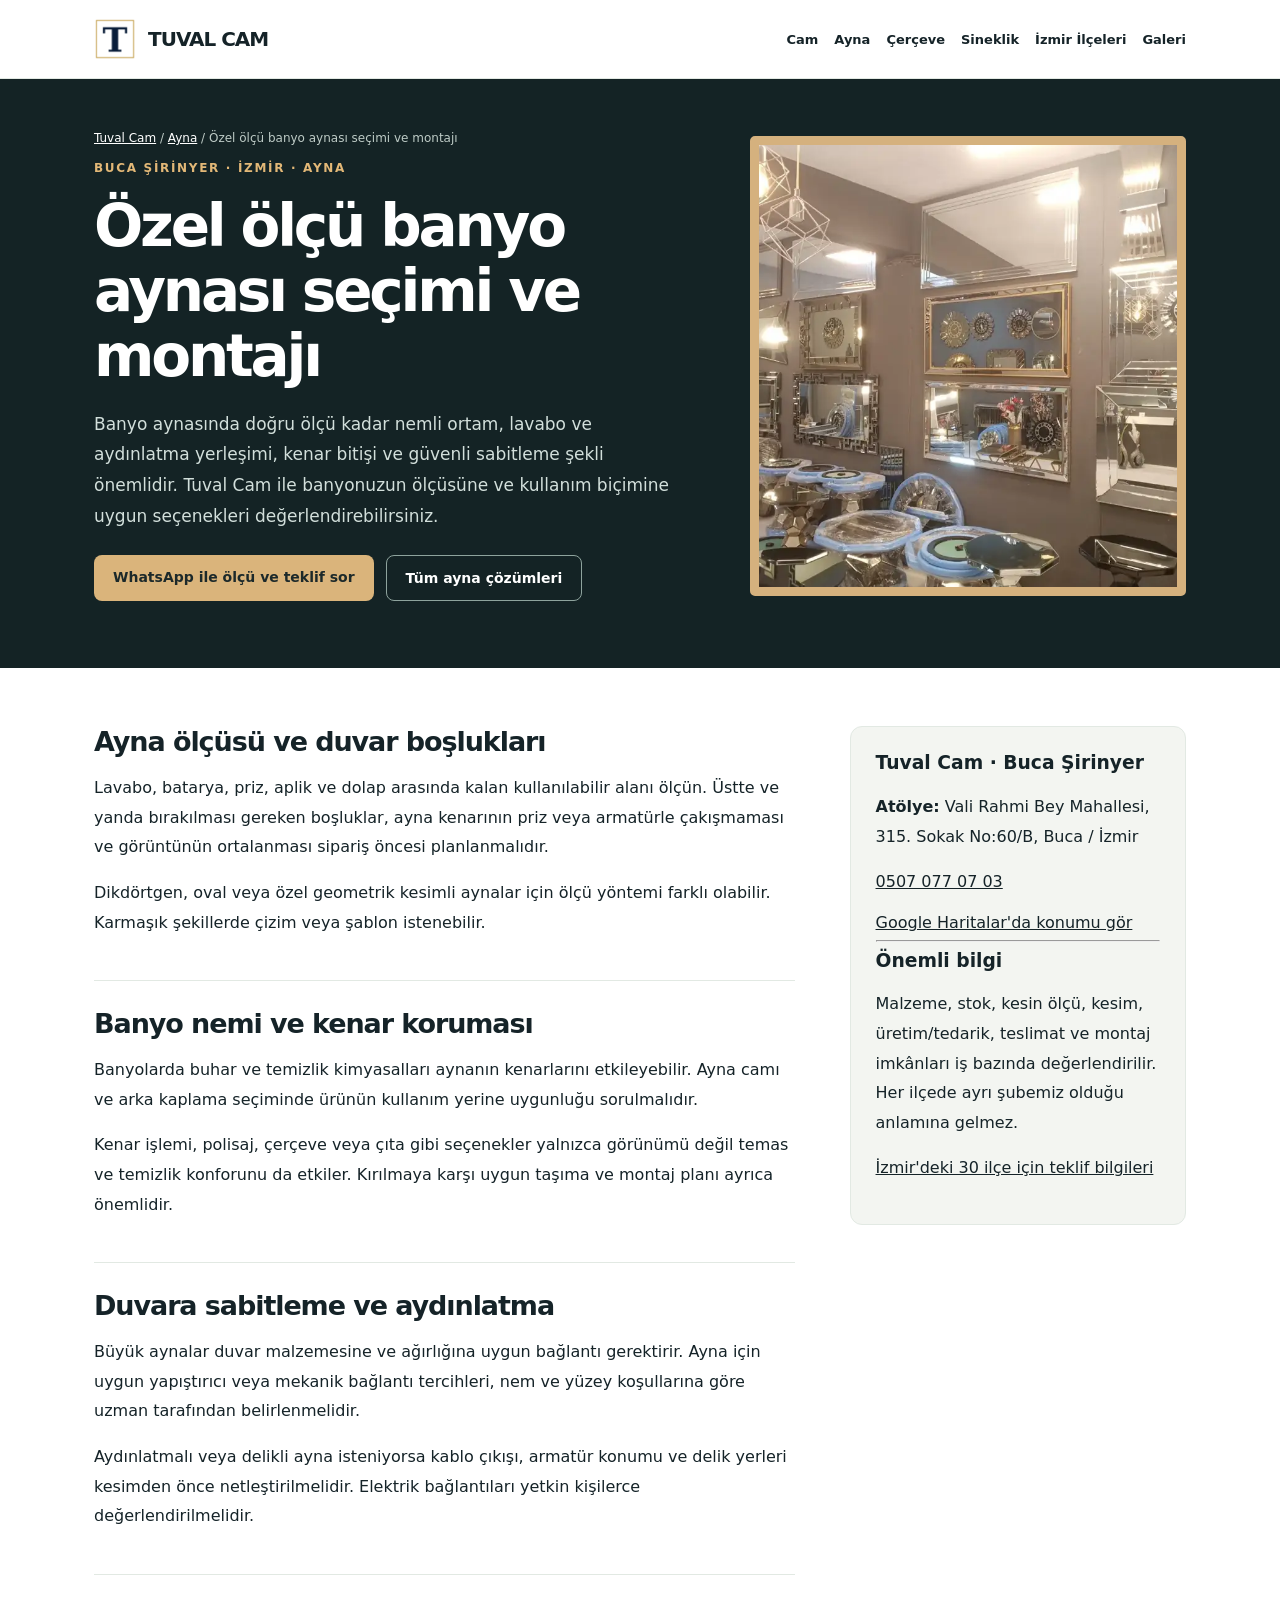
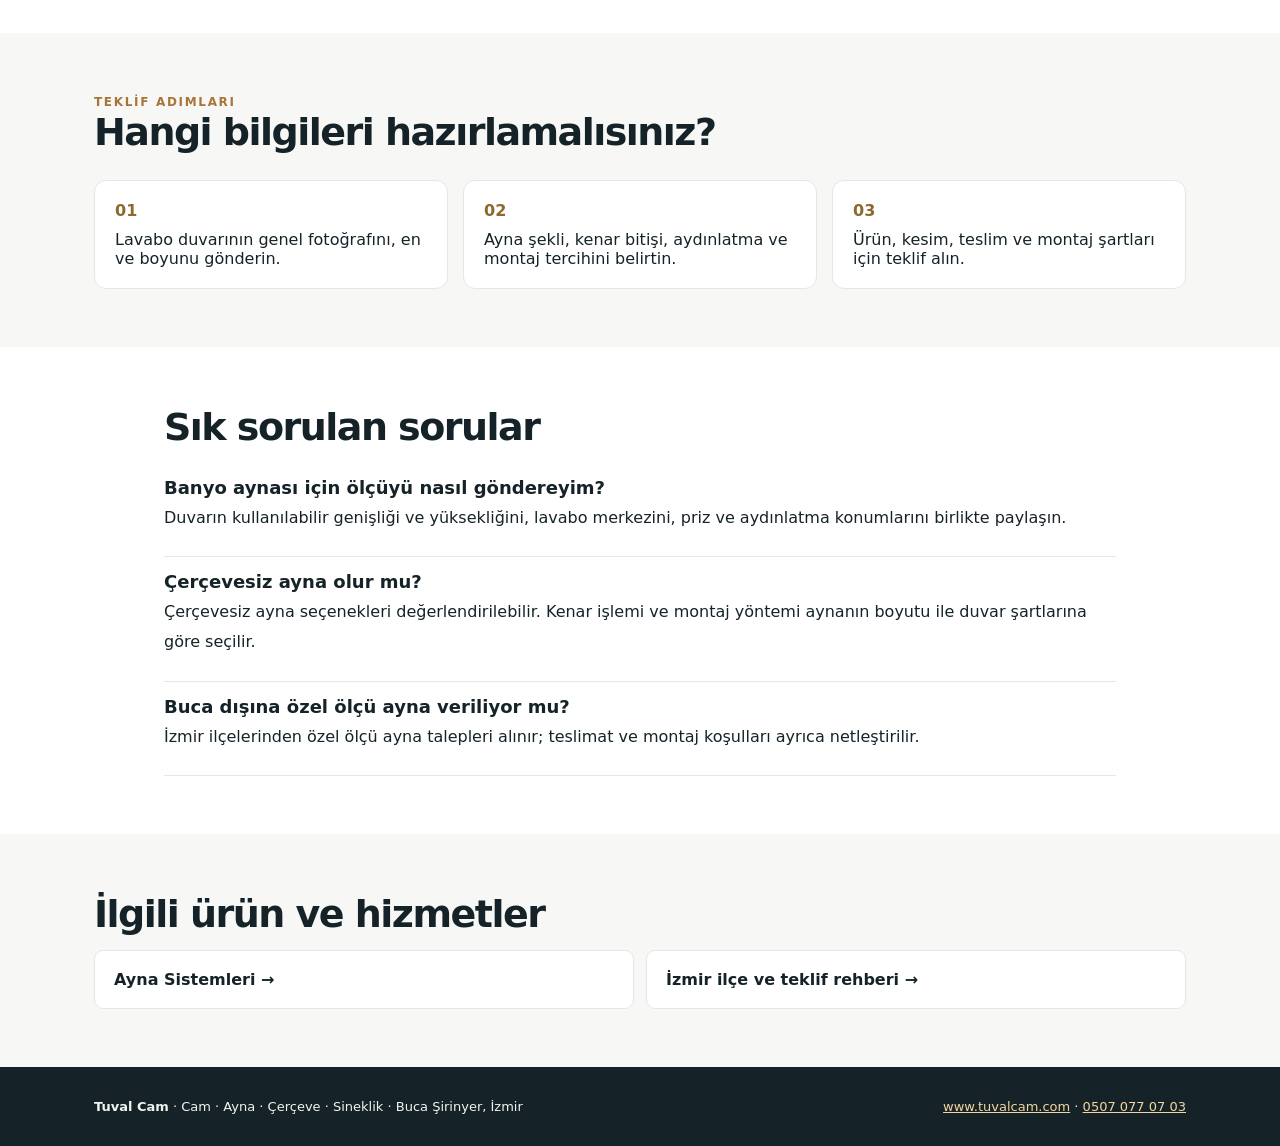
<file: banyo-aynasi/index.html>
<!DOCTYPE html>
<html lang="tr"><head><meta charset="utf-8"><meta name="viewport" content="width=device-width, initial-scale=1">
<title>Buca Özel Ölçü Banyo Aynası | Tuval Cam</title>
<meta name="description" content="Buca Şirinyer'de özel ölçü banyo aynası, duvar aynası, kenar işleme ve montaj seçenekleri için Tuval Cam'dan bilgi ve teklif alın."><meta name="robots" content="index,follow,max-image-preview:large">
<meta name="theme-color" content="#142325">
<link rel="canonical" href="https://www.tuvalcam.com/banyo-aynasi/">
<link rel="icon" type="image/png" sizes="192x192" href="/favicon-192x192.png">
<link rel="icon" type="image/png" sizes="48x48" href="/favicon-48x48.png">
<link rel="icon" href="/favicon.ico" sizes="any"><link rel="apple-touch-icon" href="/apple-touch-icon.png">
<meta property="og:type" content="website"><meta property="og:locale" content="tr_TR"><meta property="og:site_name" content="Tuval Cam">
<meta property="og:title" content="Buca Özel Ölçü Banyo Aynası | Tuval Cam"><meta property="og:description" content="Buca Şirinyer'de özel ölçü banyo aynası, duvar aynası, kenar işleme ve montaj seçenekleri için Tuval Cam'dan bilgi ve teklif alın."><meta property="og:url" content="https://www.tuvalcam.com/banyo-aynasi/">
<meta property="og:image" content="https://www.tuvalcam.com/assets/gallery/photo-003.webp"><meta name="twitter:card" content="summary_large_image">
<style>:root{--ink:#152328;--gold:#d9ae70;--line:#e2e9e3;--muted:#586967;--bg:#f7f8f5}*{box-sizing:border-box}html{scroll-behavior:smooth}body{margin:0;background:#fff;color:var(--ink);font-family:system-ui,-apple-system,"Segoe UI",Arial,sans-serif}a{color:inherit}.wrap{max-width:1140px;margin:auto;padding:0 24px}header{background:#fff;border-bottom:1px solid var(--line);position:sticky;top:0;z-index:5}.head{display:flex;gap:22px;justify-content:space-between;align-items:center;min-height:78px}.logo{font-size:20px;font-weight:850;letter-spacing:-.05em;text-decoration:none;display:flex;gap:12px;align-items:center}.logo img{height:42px;width:42px}.nav{display:flex;gap:16px;flex-wrap:wrap}.nav a{text-decoration:none;font-size:13px;font-weight:700}.nav a:hover,.link:hover{color:#a57535}.hero{background:#142325;color:#fff;padding:52px 0 67px}.hero .inside{display:grid;grid-template-columns:1.15fr .85fr;gap:6%;align-items:center}.eyebrow{font-weight:800;font-size:12px;letter-spacing:.14em;text-transform:uppercase;color:#a77539}.hero .eyebrow{color:#e3b877}h1{font-size:clamp(36px,4.7vw,58px);letter-spacing:-.055em;line-height:1.12;margin:18px 0 20px}.lead{color:var(--muted);font-size:17px;line-height:1.8}.hero .lead{color:#d2dfdb}.hero img{width:100%;max-height:460px;object-fit:cover;border:9px solid #d5b17e;border-radius:5px}.crumb{font-size:12px;margin-bottom:12px;color:#becbc6}.crumb a{color:#fff}.actions{display:flex;flex-wrap:wrap;gap:12px;margin-top:24px}.btn{display:inline-flex;padding:14px 19px;border-radius:8px;background:#dab47b;color:#1c292a;text-decoration:none;font-weight:800;font-size:14px}.btn.out{background:transparent;border:1px solid #8ea39d;color:#fff}.section{padding:58px 0}.section.soft{background:var(--bg)}.section h2{font-size:clamp(27px,3vw,38px);letter-spacing:-.04em;margin:0 0 14px}.section p,.section li{line-height:1.85}.split{display:grid;grid-template-columns:minmax(0,1fr) minmax(250px,.48fr);gap:5%}.content>section{padding:27px 0;border-bottom:1px solid var(--line)}.content>section:first-child{padding-top:0}.content h2{font-size:27px}.aside{align-self:start;background:#f3f5f1;padding:25px;border:1px solid var(--line);border-radius:12px}.aside h3{margin-top:0}.aside li{padding:4px 0}.steps{display:grid;grid-template-columns:repeat(3,minmax(0,1fr));gap:15px;margin-top:26px}.step{padding:20px;border:1px solid var(--line);border-radius:12px;background:#fff}.step b{display:block;color:#8e692d;margin-bottom:10px}.faq{border-bottom:1px solid var(--line);padding:14px 0}.faq h3{margin:0 0 5px;font-size:18px}.faq p{margin:0 0 10px}.related{display:grid;grid-template-columns:repeat(2,1fr);gap:12px}.related a{display:block;padding:19px;background:#fff;border:1px solid var(--line);border-radius:9px;text-decoration:none;font-weight:700}.related a:hover{border-color:#ab864c}footer{background:#152328;color:#eff4f1;padding:32px 0;font-size:13px}footer a{color:#f4d49f}.footer-inner{display:flex;justify-content:space-between;flex-wrap:wrap;gap:20px}@media(max-width:800px){.head{flex-wrap:wrap;padding:15px 0}.nav{gap:12px}.hero .inside,.split{grid-template-columns:1fr}.hero img{max-height:290px;object-position:center 25%}.steps,.related{grid-template-columns:1fr}.hero{padding:35px 0}}</style>
<script type="application/ld+json">{"@context":"https://schema.org","@graph":[{"@type":"WebPage","@id":"https://www.tuvalcam.com/banyo-aynasi/#webpage","url":"https://www.tuvalcam.com/banyo-aynasi/","name":"Buca Özel Ölçü Banyo Aynası | Tuval Cam","description":"Buca Şirinyer'de özel ölçü banyo aynası, duvar aynası, kenar işleme ve montaj seçenekleri için Tuval Cam'dan bilgi ve teklif alın.","inLanguage":"tr-TR","isPartOf":{"@id":"https://www.tuvalcam.com/#website"},"about":{"@id":"https://www.tuvalcam.com/#isletme"},"primaryImageOfPage":{"@type":"ImageObject","url":"https://www.tuvalcam.com/assets/gallery/photo-003.webp","width":750,"height":1000}},{"@type":"Service","@id":"https://www.tuvalcam.com/banyo-aynasi/#service","name":"Özel ölçü banyo aynası seçimi ve montajı","description":"Banyo aynasında doğru ölçü kadar nemli ortam, lavabo ve aydınlatma yerleşimi, kenar bitişi ve güvenli sabitleme şekli önemlidir. Tuval Cam ile banyonuzun ölçüsüne ve kullanım biçimine uygun seçenekleri değerlendirebilirsiniz.","serviceType":"Özel ölçü banyo aynası seçimi ve montajı","provider":{"@id":"https://www.tuvalcam.com/#isletme"},"areaServed":[{"@type":"Place","name":"Buca, İzmir"},{"@type":"AdministrativeArea","name":"İzmir"}],"url":"https://www.tuvalcam.com/banyo-aynasi/","image":"https://www.tuvalcam.com/assets/gallery/photo-003.webp"},{"@type":"BreadcrumbList","itemListElement":[{"@type":"ListItem","position":1,"name":"Ana Sayfa","item":"https://www.tuvalcam.com/"},{"@type":"ListItem","position":2,"name":"Ayna Sistemleri","item":"https://www.tuvalcam.com/ayna/"},{"@type":"ListItem","position":3,"name":"Özel ölçü banyo aynası seçimi ve montajı","item":"https://www.tuvalcam.com/banyo-aynasi/"}]}]}</script></head><body>
<header><div class="wrap head"><a class="logo" href="/" aria-label="Tuval Cam ana sayfa"><img src="/favicon-192x192.png" width="42" height="42" alt=""> TUVAL CAM</a>
<nav class="nav" aria-label="Ana menü"><a href="/cam/">Cam</a><a href="/ayna/">Ayna</a><a href="/cerceve/">Çerçeve</a><a href="/sineklik/">Sineklik</a><a href="/izmir/">İzmir İlçeleri</a><a href="/galeri/">Galeri</a></nav></div></header>
<main>
<section class="hero"><div class="wrap inside"><div><nav class="crumb" aria-label="İçerik yolu"><a href="/">Tuval Cam</a> / <a href="/ayna/">Ayna</a> / Özel ölçü banyo aynası seçimi ve montajı</nav>
<span class="eyebrow">Buca Şirinyer · İzmir · Ayna</span>
<h1>Özel ölçü banyo aynası seçimi ve montajı</h1><p class="lead">Banyo aynasında doğru ölçü kadar nemli ortam, lavabo ve aydınlatma yerleşimi, kenar bitişi ve güvenli sabitleme şekli önemlidir. Tuval Cam ile banyonuzun ölçüsüne ve kullanım biçimine uygun seçenekleri değerlendirebilirsiniz.</p>
<div class="actions"><a class="btn" href="https://wa.me/905070770703?text=Merhaba%20Tuval%20Cam%2C%20%C3%96zel%20%C3%B6l%C3%A7%C3%BC%20banyo%20aynas%C4%B1%20se%C3%A7imi%20ve%20montaj%C4%B1%20hakk%C4%B1nda%20%C3%B6l%C3%A7%C3%BC%20ve%20teklif%20bilgisi%20almak%20istiyorum." target="_blank" rel="noopener noreferrer">WhatsApp ile ölçü ve teklif sor</a><a class="btn out" href="/ayna/">Tüm ayna çözümleri</a></div></div>
<img src="/assets/gallery/photo-003.webp" width="750" height="1000" fetchpriority="high" decoding="async" alt="Tuval Cam'ın paylaştığı özel ölçü ayna uygulaması örnek fotoğrafı"></div></section>
<div class="section"><div class="wrap split"><article class="content"><section><h2>Ayna ölçüsü ve duvar boşlukları</h2><p>Lavabo, batarya, priz, aplik ve dolap arasında kalan kullanılabilir alanı ölçün. Üstte ve yanda bırakılması gereken boşluklar, ayna kenarının priz veya armatürle çakışmaması ve görüntünün ortalanması sipariş öncesi planlanmalıdır.</p><p>Dikdörtgen, oval veya özel geometrik kesimli aynalar için ölçü yöntemi farklı olabilir. Karmaşık şekillerde çizim veya şablon istenebilir.</p></section><section><h2>Banyo nemi ve kenar koruması</h2><p>Banyolarda buhar ve temizlik kimyasalları aynanın kenarlarını etkileyebilir. Ayna camı ve arka kaplama seçiminde ürünün kullanım yerine uygunluğu sorulmalıdır.</p><p>Kenar işlemi, polisaj, çerçeve veya çıta gibi seçenekler yalnızca görünümü değil temas ve temizlik konforunu da etkiler. Kırılmaya karşı uygun taşıma ve montaj planı ayrıca önemlidir.</p></section><section><h2>Duvara sabitleme ve aydınlatma</h2><p>Büyük aynalar duvar malzemesine ve ağırlığına uygun bağlantı gerektirir. Ayna için uygun yapıştırıcı veya mekanik bağlantı tercihleri, nem ve yüzey koşullarına göre uzman tarafından belirlenmelidir.</p><p>Aydınlatmalı veya delikli ayna isteniyorsa kablo çıkışı, armatür konumu ve delik yerleri kesimden önce netleştirilmelidir. Elektrik bağlantıları yetkin kişilerce değerlendirilmelidir.</p></section></article>
<aside class="aside"><h3>Tuval Cam · Buca Şirinyer</h3><p><strong>Atölye:</strong> Vali Rahmi Bey Mahallesi, 315. Sokak No:60/B, Buca / İzmir</p><p><a href="tel:+905070770703">0507 077 07 03</a></p><a href="https://www.google.com/maps?cid=6213927876677764775" target="_blank" rel="noopener noreferrer">Google Haritalar'da konumu gör</a><hr><h3>Önemli bilgi</h3><p>Malzeme, stok, kesin ölçü, kesim, üretim/tedarik, teslimat ve montaj imkânları iş bazında değerlendirilir. Her ilçede ayrı şubemiz olduğu anlamına gelmez.</p><p><a href="/izmir/">İzmir'deki 30 ilçe için teklif bilgileri</a></p></aside></div></div>
<section class="section soft"><div class="wrap"><span class="eyebrow">Teklif adımları</span><h2>Hangi bilgileri hazırlamalısınız?</h2><div class="steps"><div class="step"><b>01</b>Lavabo duvarının genel fotoğrafını, en ve boyunu gönderin.</div><div class="step"><b>02</b>Ayna şekli, kenar bitişi, aydınlatma ve montaj tercihini belirtin.</div><div class="step"><b>03</b>Ürün, kesim, teslim ve montaj şartları için teklif alın.</div></div></div></section>
<section class="section"><div class="wrap" style="max-width:1000px"><h2>Sık sorulan sorular</h2><div class="faq"><h3>Banyo aynası için ölçüyü nasıl göndereyim?</h3><p>Duvarın kullanılabilir genişliği ve yüksekliğini, lavabo merkezini, priz ve aydınlatma konumlarını birlikte paylaşın.</p></div><div class="faq"><h3>Çerçevesiz ayna olur mu?</h3><p>Çerçevesiz ayna seçenekleri değerlendirilebilir. Kenar işlemi ve montaj yöntemi aynanın boyutu ile duvar şartlarına göre seçilir.</p></div><div class="faq"><h3>Buca dışına özel ölçü ayna veriliyor mu?</h3><p>İzmir ilçelerinden özel ölçü ayna talepleri alınır; teslimat ve montaj koşulları ayrıca netleştirilir.</p></div></div></section>
<section class="section soft"><div class="wrap"><h2>İlgili ürün ve hizmetler</h2><div class="related"><a href="/ayna/">Ayna Sistemleri →</a><a href="/izmir/">İzmir ilçe ve teklif rehberi →</a></div></div></section>
</main><footer><div class="wrap footer-inner"><span><strong>Tuval Cam</strong> · Cam · Ayna · Çerçeve · Sineklik · Buca Şirinyer, İzmir</span><span><a href="/">www.tuvalcam.com</a> · <a href="tel:+905070770703">0507 077 07 03</a></span></div></footer></body></html>
</file>
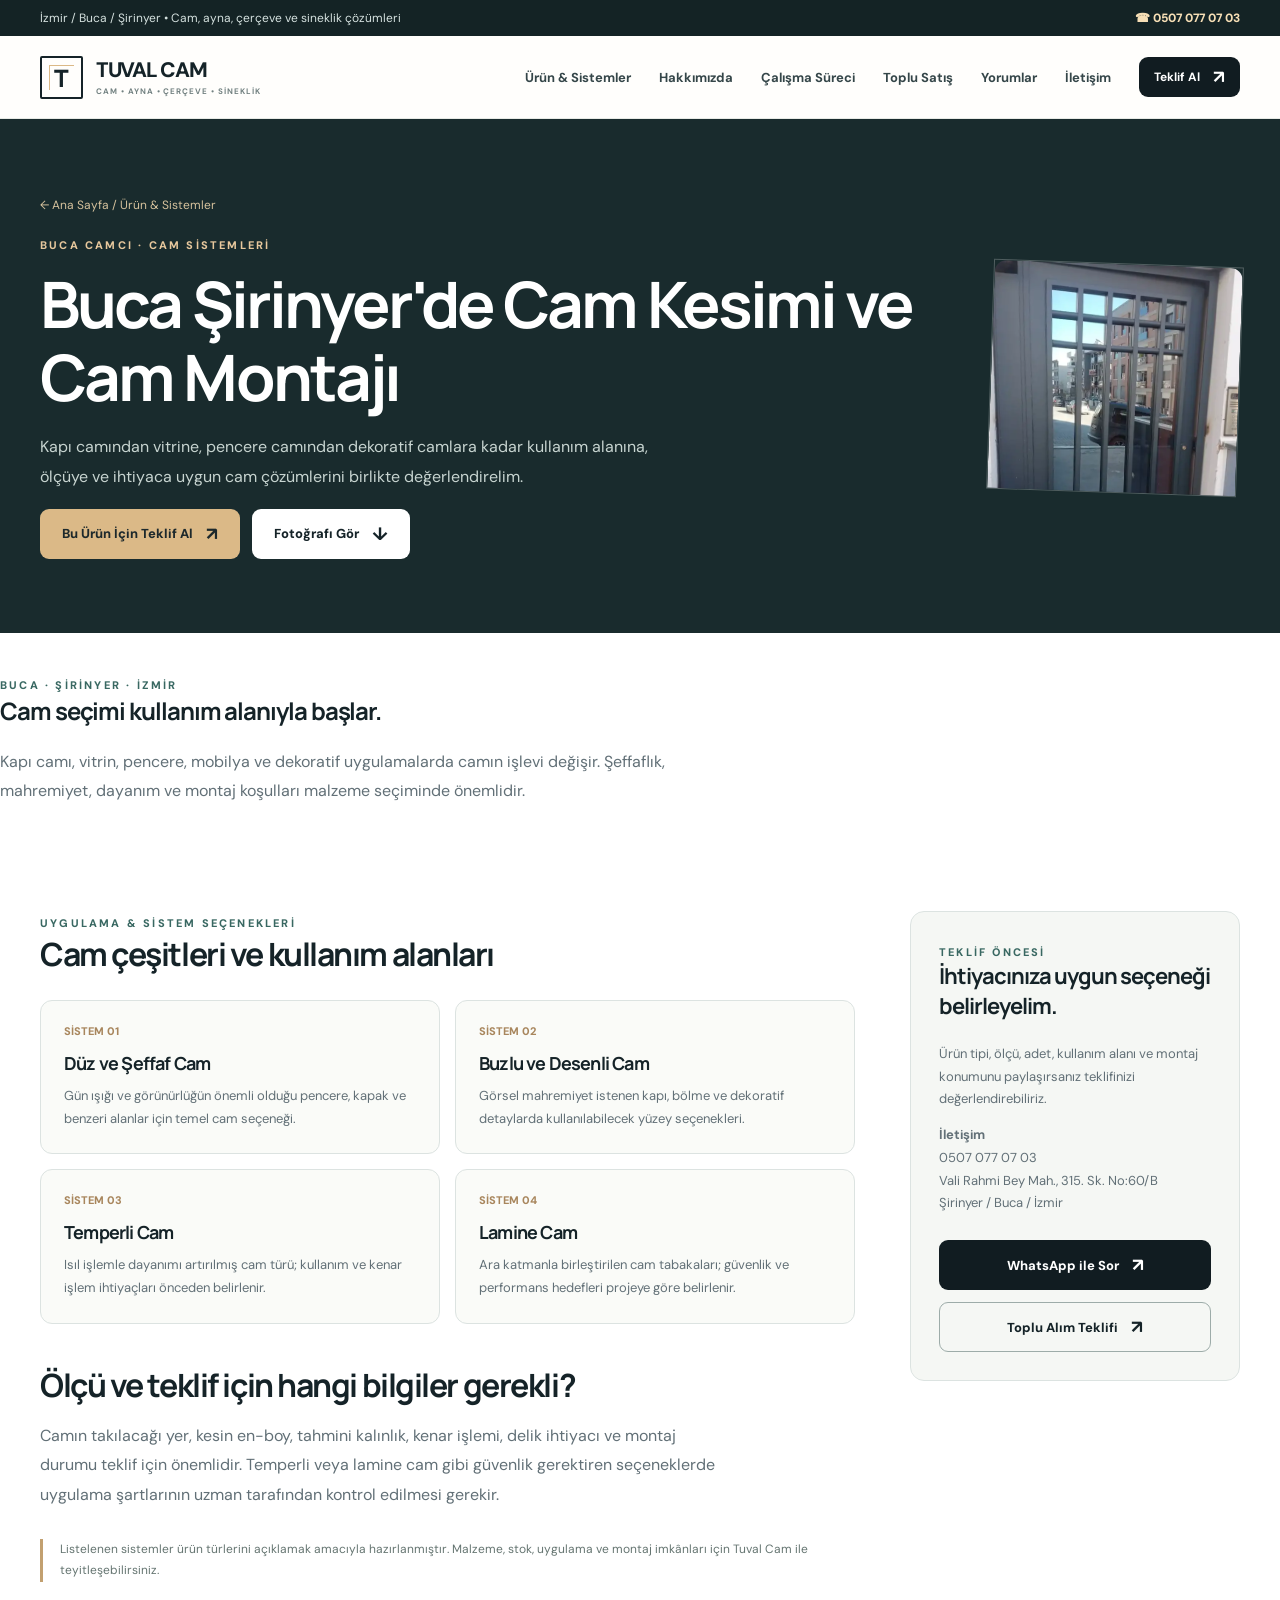
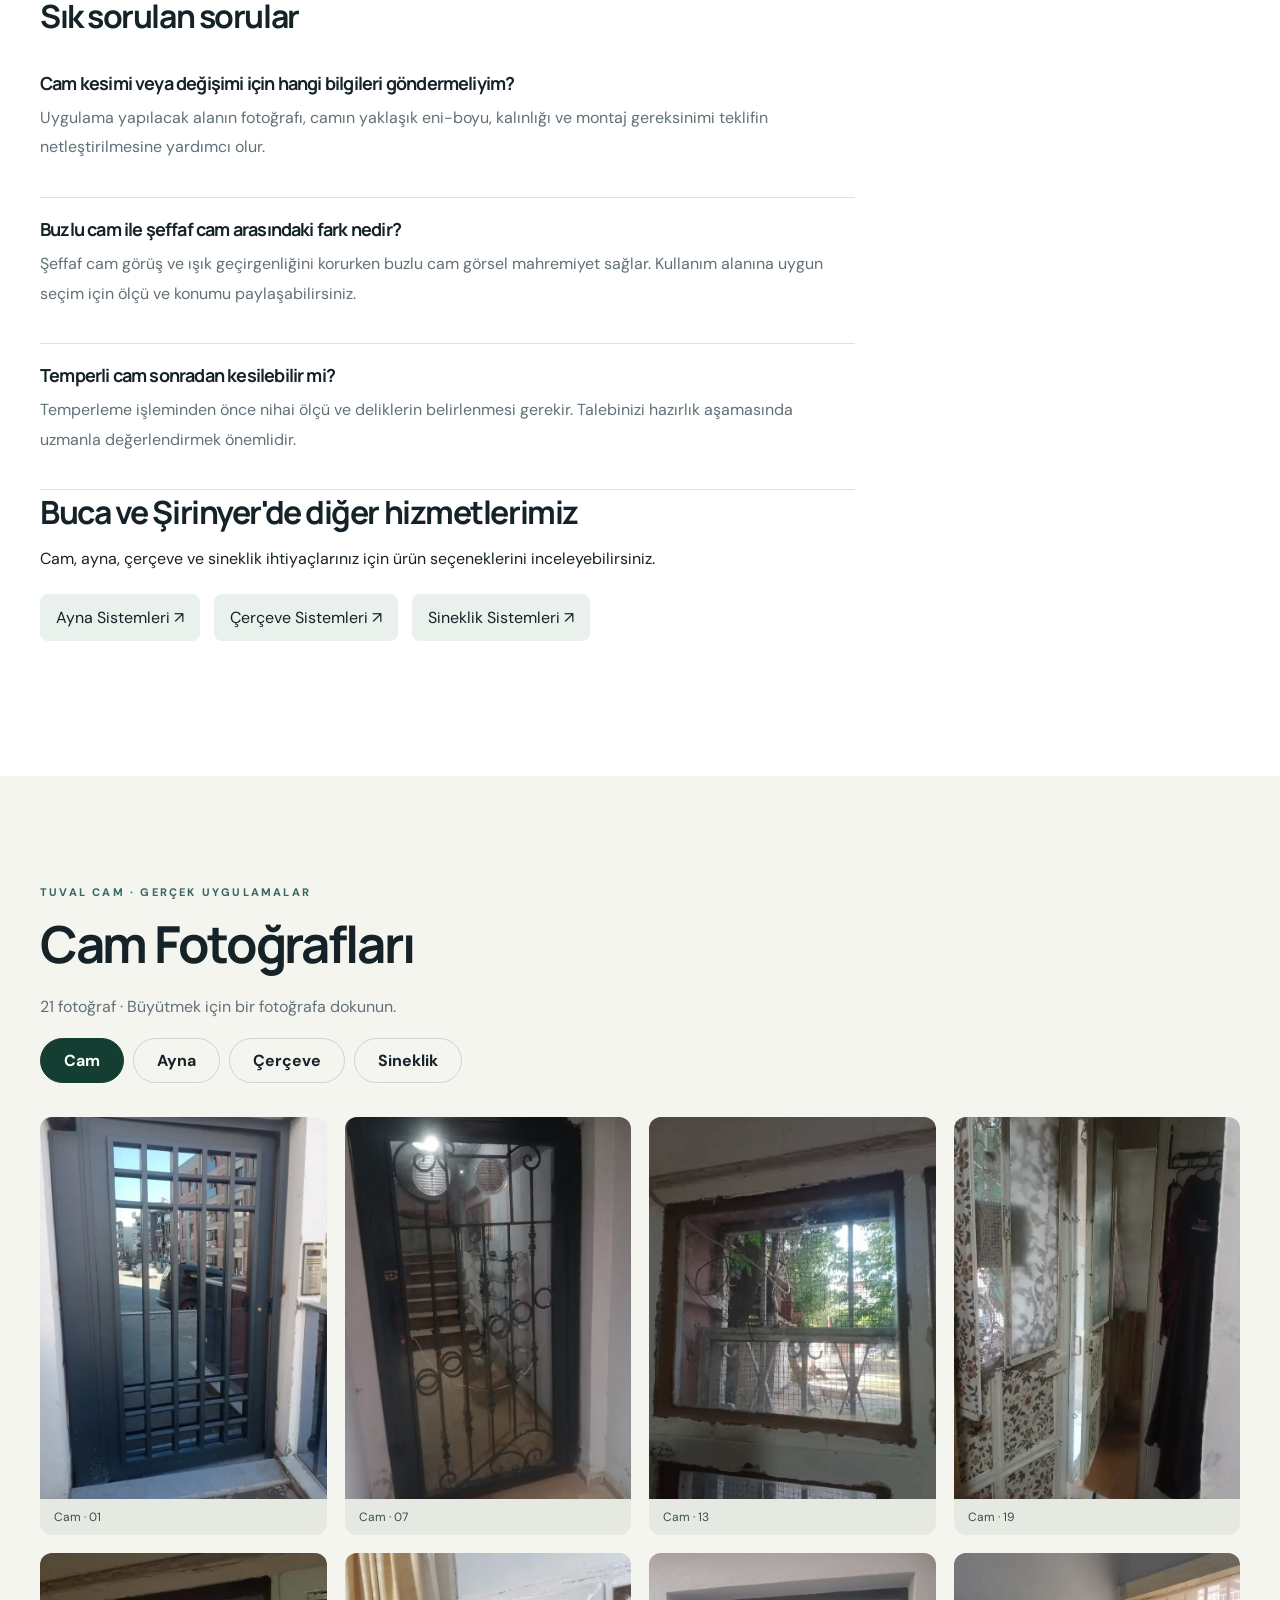
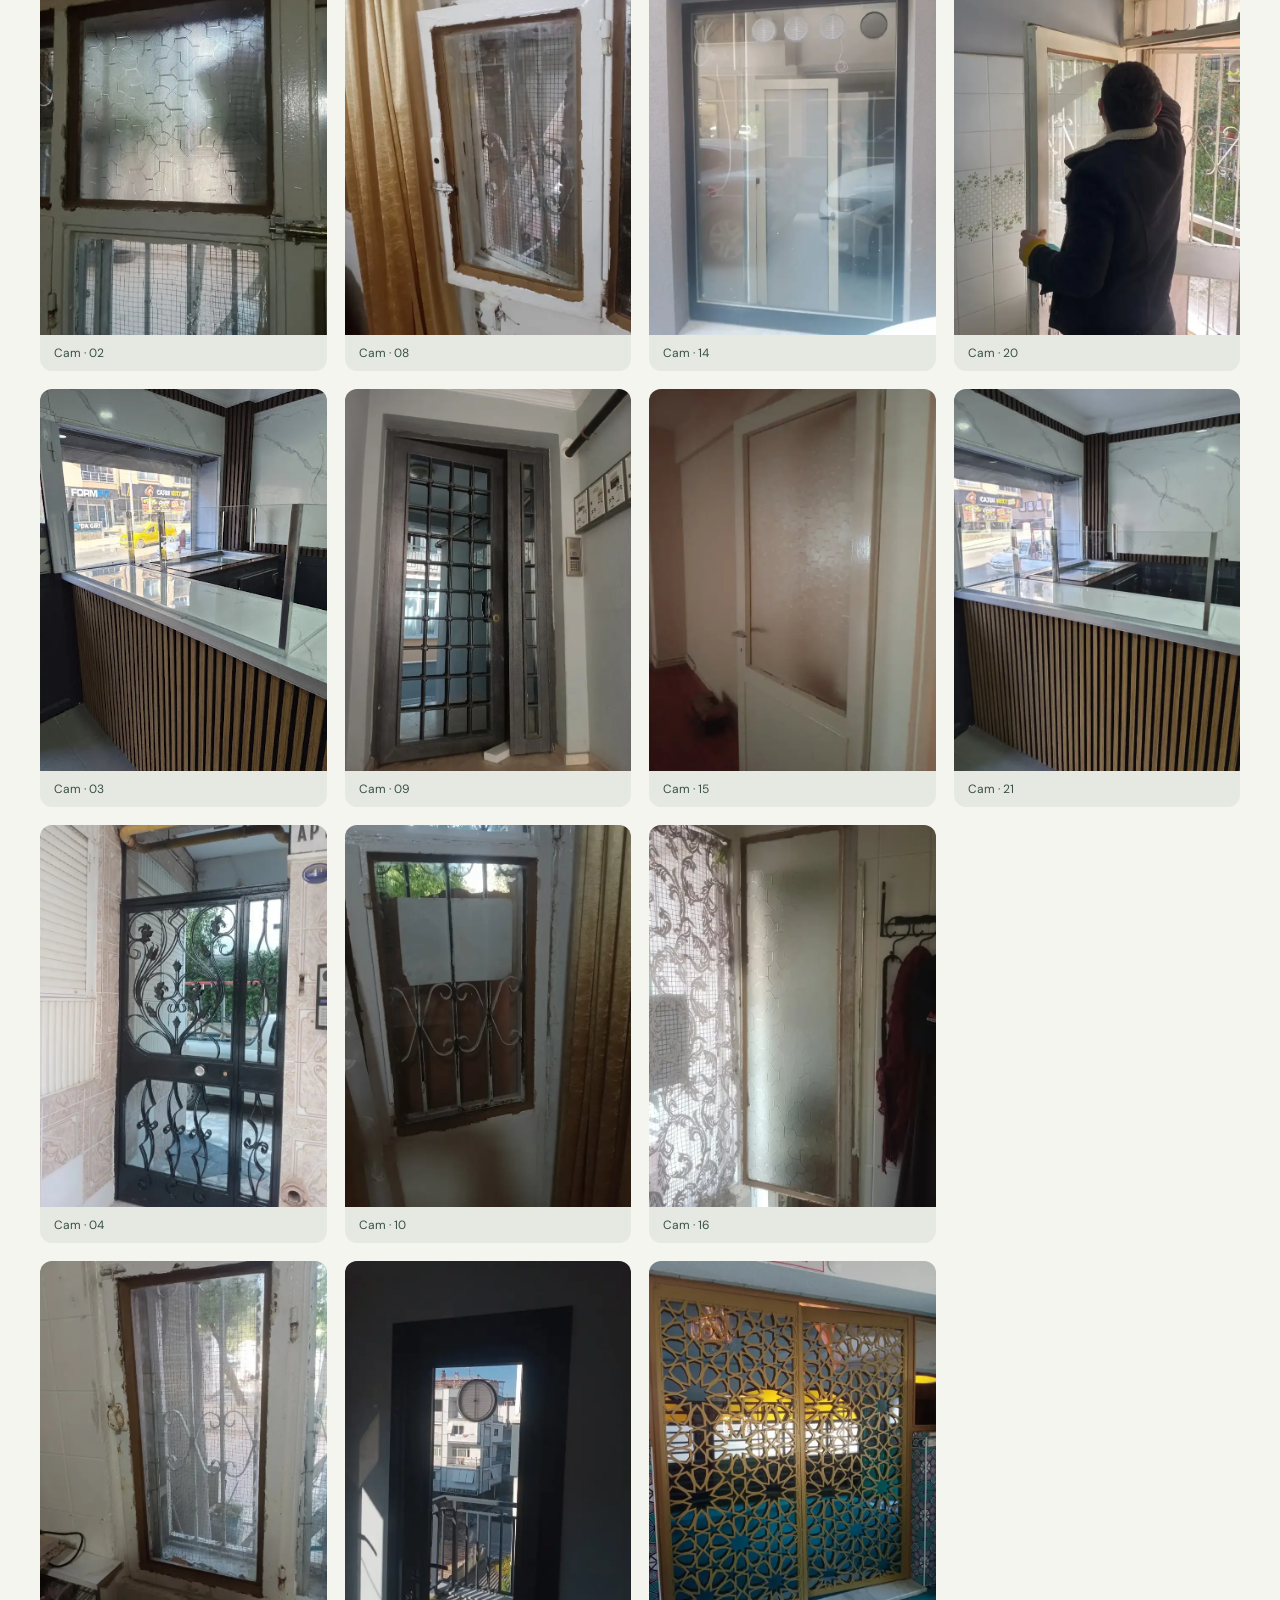
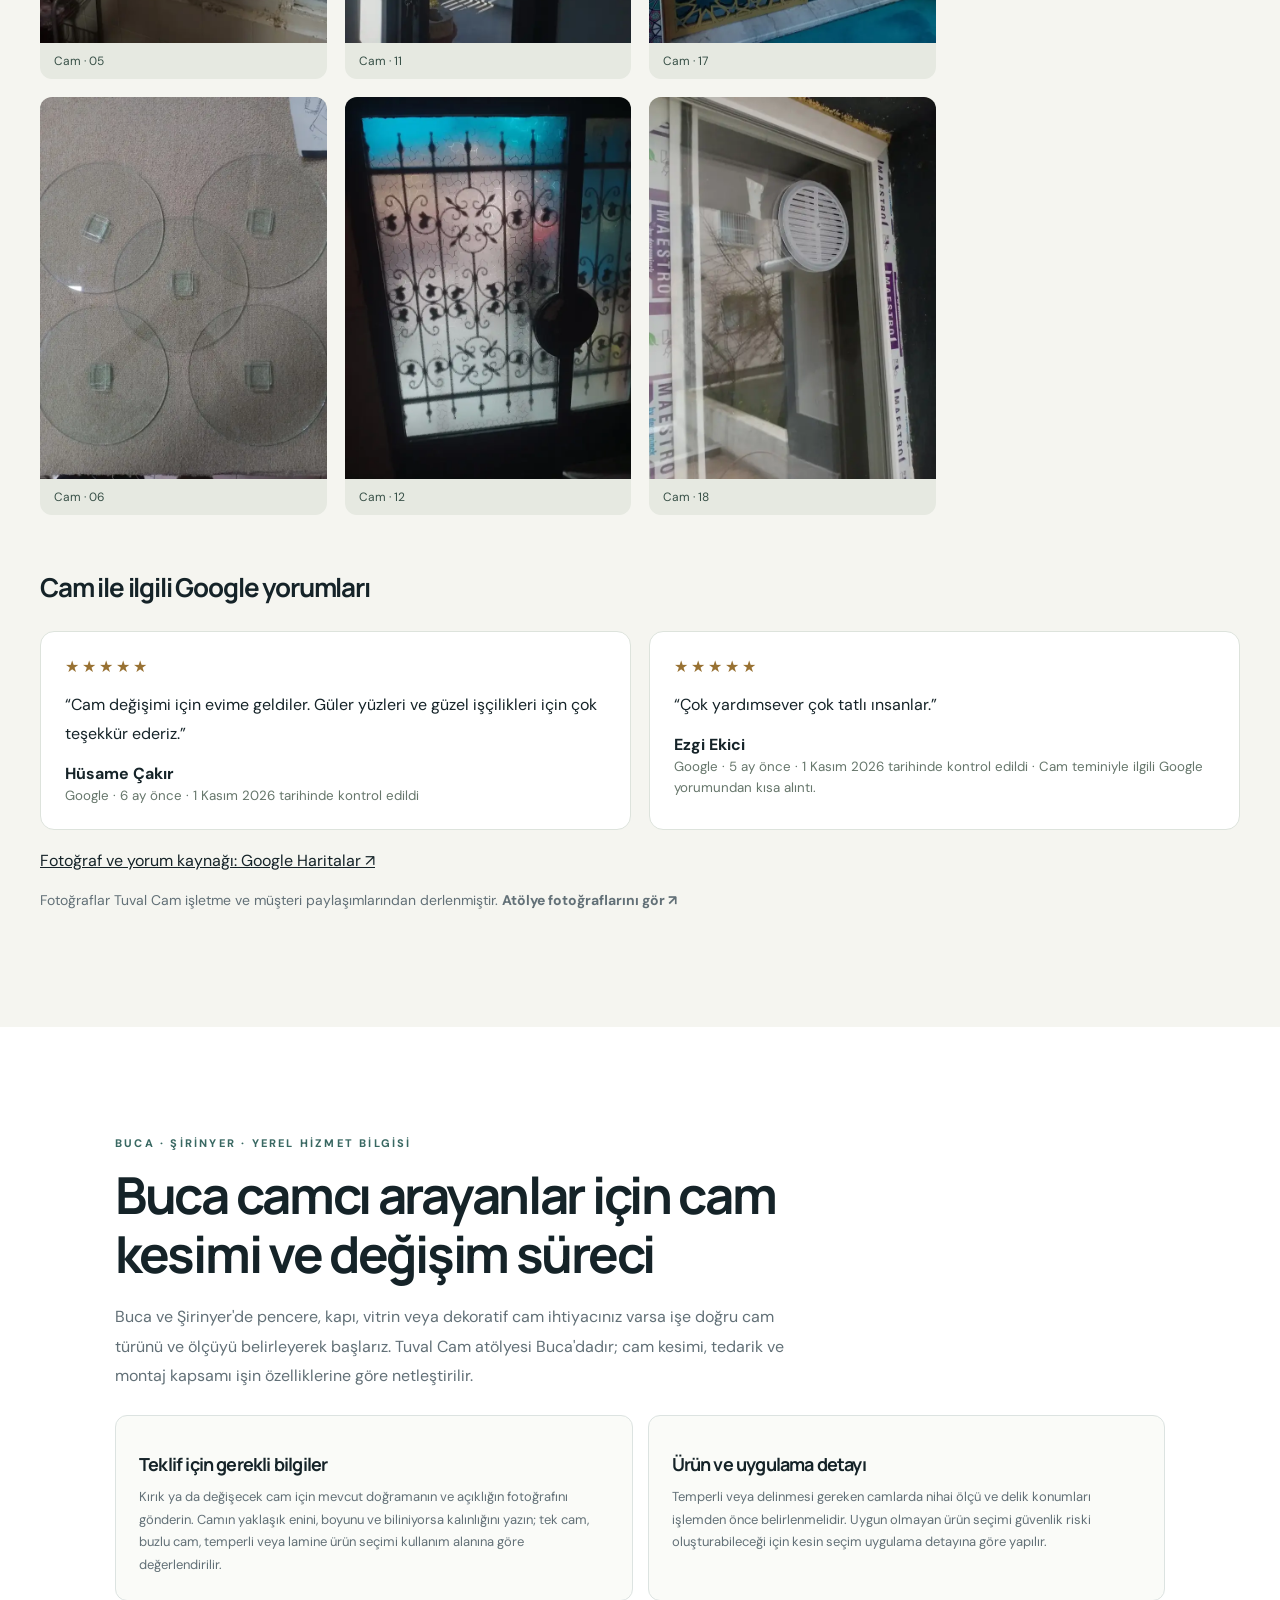
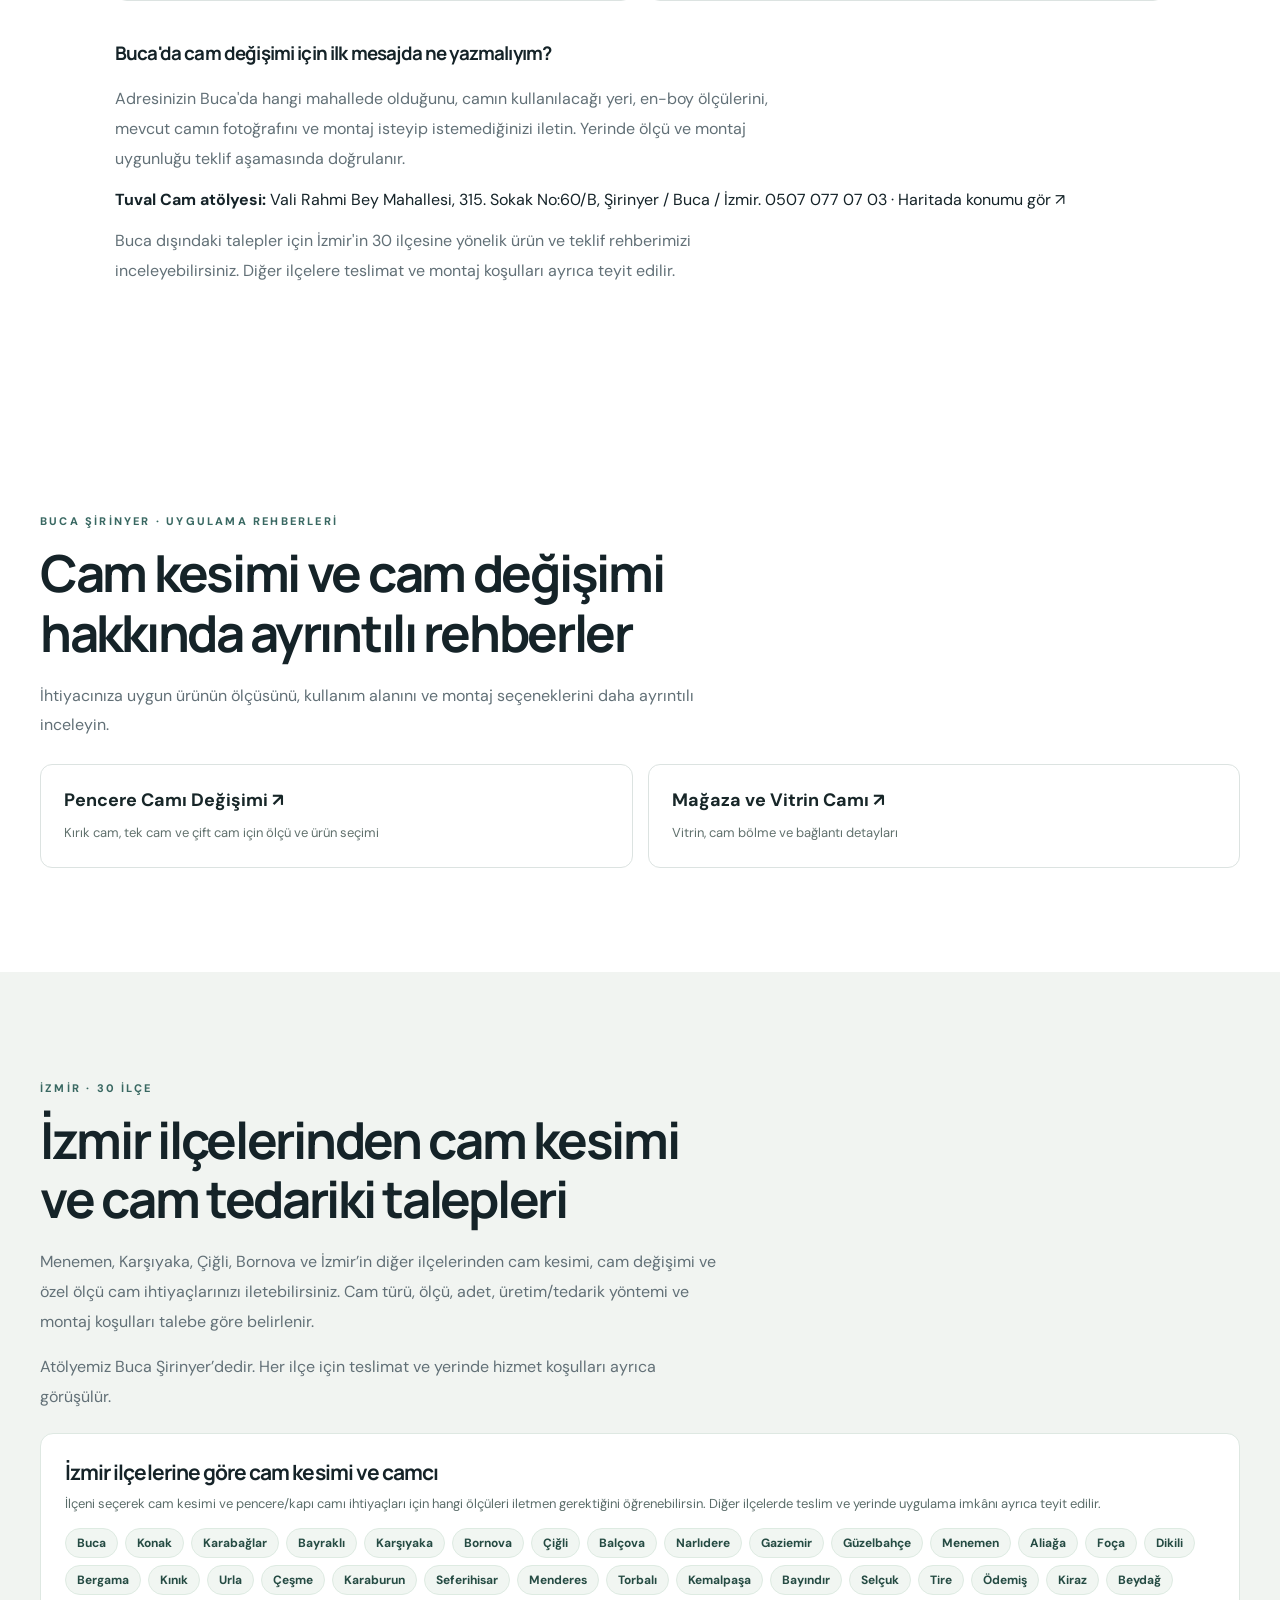
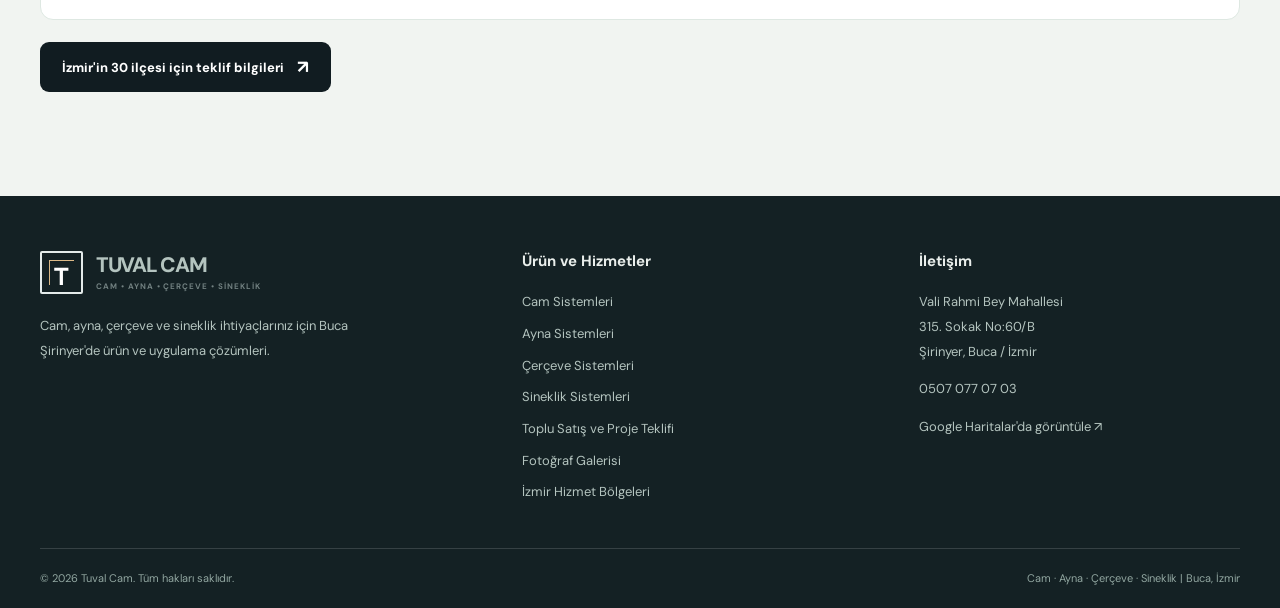
<file: cam/index.html>
<!DOCTYPE html><html lang="tr"><head>
<meta charset="UTF-8"><meta name="viewport" content="width=device-width, initial-scale=1">
<meta name="theme-color" content="#111c21">
<title>Buca Cam | Camcı, Cam Kesimi ve Montajı - Tuval Cam</title>
<meta name="description" content="Buca cam kesimi, pencere ve kapı camı değişimi, buzlu cam, temperli ve lamine cam için Tuval Cam Şirinyer'den ölçü, tedarik ve montaj bilgisi alın.">
<meta name="robots" content="index,follow,max-image-preview:large">
<link rel="icon" href="/favicon.ico" sizes="any">
<link rel="icon" href="/favicon-192x192.png" type="image/png" sizes="192x192">
<link rel="icon" href="/favicon-48x48.png" type="image/png" sizes="48x48">
<link rel="apple-touch-icon" href="/apple-touch-icon.png" sizes="180x180">
<link rel="canonical" href="https://www.tuvalcam.com/cam/">
<meta property="og:type" content="website"><meta property="og:locale" content="tr_TR"><meta property="og:site_name" content="Tuval Cam">
<meta property="og:title" content="Buca Cam | Camcı, Cam Kesimi ve Montajı - Tuval Cam"><meta property="og:description" content="Buca cam kesimi, pencere ve kapı camı değişimi, buzlu cam, temperli ve lamine cam için Tuval Cam Şirinyer'den ölçü, tedarik ve montaj bilgisi alın."><meta property="og:url" content="https://www.tuvalcam.com/cam/"><meta property="og:image" content="https://www.tuvalcam.com/assets/gallery/photo-001.webp">
<meta name="twitter:card" content="summary_large_image">
<link rel="preconnect" href="https://fonts.googleapis.com"><link rel="preconnect" href="https://fonts.gstatic.com" crossorigin="">
<link href="https://fonts.googleapis.com/css2?family=DM+Sans:wght@400;500;600;700;800&amp;family=Manrope:wght@400;500;600;700;800&amp;display=swap" rel="stylesheet">

<style>
:root{--ink:#152328;--dark:#111c21;--forest:#253b3d;--soft:#f4f5f1;--paper:#fdfdfb;--muted:#627077;--line:#dce3e1;--gold:#dbb987;--teal:#396862;--radius:18px;--wrap:1200px}
*{box-sizing:border-box}html{scroll-behavior:smooth}body{margin:0;font-family:"DM Sans",Arial,sans-serif;background:var(--paper);color:var(--ink);-webkit-font-smoothing:antialiased}h1,h2,h3,h4,p{margin-top:0}h1,h2,h3{font-family:Manrope,Arial,sans-serif;letter-spacing:-.045em}a{text-decoration:none;color:inherit}button,input,select,textarea{font:inherit}button{cursor:pointer}img{max-width:100%;display:block}a:focus-visible,button:focus-visible,input:focus-visible,select:focus-visible,textarea:focus-visible{outline:3px solid #dcaf65;outline-offset:3px}
.container{width:min(calc(100% - 48px),var(--wrap));margin-inline:auto}.eyebrow{text-transform:uppercase;letter-spacing:.2em;font-size:11px;font-weight:800;color:var(--teal)}.eyebrow.gold{color:#e7c89d}.section{padding:104px 0}.section-title{font-size:clamp(30px,4vw,51px);line-height:1.16;max-width:670px;margin:13px 0 19px}.lead{line-height:1.85;font-size:16px;color:var(--muted);max-width:680px}.actions{display:flex;gap:12px;align-items:center;flex-wrap:wrap}.btn{display:inline-flex;align-items:center;justify-content:center;gap:13px;padding:15px 21px;border-radius:9px;border:1px solid transparent;font-weight:800;font-size:13px;min-height:48px;transition:transform .2s,background .2s}.btn:hover{transform:translateY(-2px)}.btn.primary{background:var(--gold);color:#1d292c}.btn.light{background:#fff;color:var(--ink)}.btn.outline{border-color:#9daca9;color:var(--ink);background:transparent}.btn.dark{background:var(--dark);color:#fff}.btn.full{width:100%}.btn.small{padding:10px 14px;min-height:39px;font-size:12px}.arrow{font-size:18px;line-height:1}
.announcement{background:#142325;color:#d5e1df;font-size:12px}.announcement .container{display:flex;justify-content:space-between;align-items:center;gap:20px;padding:10px 0}.announcement a{font-weight:800;color:#f7dfb6}
.site-header{background:#fffefcdd;backdrop-filter:blur(16px);position:sticky;top:0;z-index:30;border-bottom:1px solid #e7eae5}.header-inner{height:82px;display:flex;align-items:center;justify-content:space-between;gap:20px}.brand{display:flex;align-items:center;gap:13px;flex-shrink:0}.mark{width:43px;height:43px;display:grid;place-items:center;border:2px solid var(--ink);border-radius:2px;position:relative;font-size:24px;font-family:Manrope;font-weight:800}.mark:before{content:"";position:absolute;inset:7px;border-left:1px solid var(--gold);border-top:1px solid var(--gold)}.brand-text{display:flex;flex-direction:column;font-size:21px;line-height:1.1;letter-spacing:-.06em;font-weight:800}.brand-text span{font-size:8px;letter-spacing:.12em;font-weight:700;margin-top:5px;color:#728181;white-space:nowrap}.header-nav{display:flex;align-items:center;gap:28px}.header-nav a{font-size:13px;font-weight:700;color:#354649}.header-nav a:hover{color:#ad8557}.menu-toggle{display:none;background:none;border:0;font-size:25px}
.hero{background:#111c21;position:relative;overflow:hidden;color:#fff;min-height:610px}.hero:before{content:"";position:absolute;inset:0;background:radial-gradient(circle at 68% 54%,#34514e 0,transparent 43%),linear-gradient(110deg,#10191f 16%,#152426 75%);opacity:1}.hero:after{content:"";position:absolute;width:680px;height:680px;border:1px solid #eacda62b;border-radius:50%;right:-220px;top:-250px;pointer-events:none}.hero-grid{position:relative;min-height:610px;display:grid;grid-template-columns:1.04fr .96fr;align-items:center;gap:6%;padding:74px 0}.hero h1{font-size:clamp(43px,5.7vw,76px);line-height:1.07;margin:18px 0 23px;max-width:700px}.hero h1 em{font-style:normal;color:var(--gold)}.hero-copy{max-width:530px;color:#c3cfcb;line-height:1.9;font-size:16px;margin-bottom:29px}.hero-visual{position:relative;min-height:420px;display:grid;place-items:center}.glass-art{width:90%;height:390px;border:12px solid #d2ad7d;position:relative;background:linear-gradient(132deg,#6b8790 0%,#d6dacf 41%,#688a7d 46%,#253839 100%);box-shadow:28px 27px 0 #ffffff0c,0 30px 80px #0005;transform:rotate(-3deg);overflow:hidden}.glass-art:before{content:"";position:absolute;inset:-80px 27% -80px 50%;transform:rotate(20deg);background:linear-gradient(90deg,transparent,#fff8,transparent);filter:blur(12px)}.glass-art:after{content:"";position:absolute;width:220px;height:450px;top:-85px;left:-80px;background:#ffffff20;transform:rotate(30deg);box-shadow:80px 0 0 #ffffff0b}.hero-visual .floating-note{position:absolute;bottom:14px;left:-15px;background:#faf8f3;color:var(--ink);padding:20px 27px;border-radius:8px;box-shadow:0 20px 50px #0004;max-width:245px}.floating-note strong{display:block;font-size:14px}.floating-note small{display:block;color:#61716d;line-height:1.6;margin-top:7px}.hero-mini{display:flex;align-items:center;gap:8px;font-size:12px;color:#e6e4d7;letter-spacing:.02em;margin-top:28px}.hero-mini:before{content:"";display:block;height:1px;width:36px;background:var(--gold)}.trust-strip{background:#eef1ed;border-bottom:1px solid var(--line)}.trust-inner{display:grid;grid-template-columns:repeat(3,1fr);gap:28px;padding:28px 0}.trust-item{display:flex;gap:15px;align-items:flex-start}.trust-icon{font-size:25px;color:#497368}.trust-item strong{display:block;font-size:13px;margin-bottom:5px}.trust-item p{margin:0;font-size:12px;color:#687a79;line-height:1.5}
.intro-flex{display:flex;align-items:end;justify-content:space-between;gap:36px;margin-bottom:32px}.intro-flex .lead{max-width:410px}.product-grid{display:grid;grid-template-columns:repeat(4,1fr);gap:16px}.product-card{border:1px solid var(--line);border-radius:15px;background:#fff;overflow:hidden;transition:box-shadow .25s,transform .25s;display:flex;flex-direction:column}.product-card:hover{box-shadow:0 18px 45px #1b33301a;transform:translateY(-4px)}.product-visual{height:208px;position:relative;display:grid;place-items:center;overflow:hidden;background:#e7ece8}.product-card:nth-child(2) .product-visual{background:#dfe7e5}.product-card:nth-child(3) .product-visual{background:#e9e3db}.product-card:nth-child(4) .product-visual{background:#e3e8e4}.tile-scene{width:145px;height:128px;position:relative;box-shadow:12px 16px 20px #17332b20}.tile-scene.cam{border:8px solid #ffffffb8;background:linear-gradient(135deg,#90aabaee 0 35%,#dee5eab9 36% 52%,#8da7afe8 53% 100%)}.tile-scene.ayna{border:10px solid #a98d61;background:linear-gradient(120deg,#b5c6c2 0 40%,#e7eee8 41% 59%,#a6b8b4 60%)}.tile-scene.cerceve{border:13px solid #4d3930;outline:4px solid #7e6854;background:linear-gradient(155deg,#dac7b0,#b6c4b0);display:flex;align-items:center;justify-content:center}.tile-scene.cerceve:after{content:"";width:63px;height:75px;background:#8b9b87;border-radius:50% 50% 0 0}.tile-scene.sineklik{border:9px solid #35484a;background:repeating-linear-gradient(0deg,#52696955 0 1px,transparent 1px 5px),repeating-linear-gradient(90deg,#52696955 0 1px,#b0c5bc99 1px 5px)}.product-info{padding:23px 22px 25px;display:flex;flex-direction:column;flex:1}.product-info h3{font-size:23px;margin:6px 0 8px}.product-info p{color:var(--muted);font-size:13px;line-height:1.75;margin-bottom:20px;flex:1}.text-link{font-size:12px;font-weight:800;color:#2c665b;display:inline-flex;gap:9px;align-items:center}
.about{background:#f1f4f1}.about-grid{display:grid;grid-template-columns:.9fr 1.1fr;gap:9%;align-items:center}.about-panel{min-height:410px;background:#283f3f;color:white;border-radius:15px;padding:48px;display:flex;flex-direction:column;justify-content:space-between;position:relative;overflow:hidden}.about-panel:before{content:"";position:absolute;right:-80px;bottom:-115px;border:1px solid #fff3;width:310px;height:310px;border-radius:50%}.about-panel strong{font-family:Manrope;font-size:36px;line-height:1.2;letter-spacing:-.045em;position:relative;max-width:340px}.about-panel span{letter-spacing:.19em;text-transform:uppercase;color:#b7d1c9;font-size:11px}.checks{display:grid;grid-template-columns:1fr 1fr;gap:17px;margin-top:28px}.check{font-size:13px;font-weight:700;display:flex;gap:10px}.check i{font-style:normal;color:var(--teal)}
.service-grid{display:grid;grid-template-columns:repeat(4,1fr);gap:16px;margin-top:35px}.service-box{border-top:2px solid #bbccbe;padding:22px 14px 4px 0}.step{color:#af8e62;font-size:12px;font-weight:800;letter-spacing:.1em}.service-box h3{font-size:19px;margin:18px 0 10px}.service-box p{font-size:13px;line-height:1.8;color:var(--muted)}
.b2b{background:var(--dark);color:#fff;position:relative;overflow:hidden}.b2b:before{content:"";position:absolute;right:-260px;top:-260px;width:670px;height:670px;border:1px solid #cda97942;border-radius:50%}.b2b-grid{display:grid;grid-template-columns:1fr 1fr;gap:7%;align-items:center;position:relative}.b2b .lead{color:#b9c8c4}.b2b-points{margin:26px 0 35px;padding:0;list-style:none}.b2b-points li{padding:11px 0;border-bottom:1px solid #ffffff20;font-size:14px;color:#e7edeb}.b2b-points li:before{content:"✓";color:var(--gold);margin-right:13px}.quote-form{background:#fff;color:var(--ink);border-radius:17px;padding:35px;box-shadow:0 25px 65px #0003}.quote-form h3{font-size:25px;margin-bottom:7px}.quote-form>p{font-size:13px;color:var(--muted);margin-bottom:24px;line-height:1.65}.form-grid{display:grid;grid-template-columns:1fr 1fr;gap:14px}.field{display:flex;flex-direction:column;gap:7px;margin-bottom:14px}.field.wide{grid-column:span 2}.field label{font-size:11px;font-weight:800;letter-spacing:.02em}.field input,.field select,.field textarea{width:100%;border:1px solid #d7dedc;background:#f9faf8;border-radius:8px;padding:12px 13px;color:var(--ink);font-size:13px;min-height:43px}.field textarea{min-height:90px;resize:vertical}.form-note{font-size:11px;color:#637373;line-height:1.6;margin:14px 0 0}
.reviews{background:#f6f7f3}.reviews-grid{display:grid;grid-template-columns:repeat(3,1fr);gap:15px;margin:31px 0}.review{background:#fff;border:1px solid var(--line);padding:28px;border-radius:13px}.review .stars{color:#c49b63;letter-spacing:.18em;font-size:15px}.review h3{font-size:18px;margin:18px 0 10px}.review p{font-size:13px;color:var(--muted);line-height:1.8;margin:0}.review-note{font-size:12px;color:var(--muted)}
.gallery-banner{border-radius:16px;background:linear-gradient(110deg,#e2e9e4,#f6f5ef);padding:40px;display:flex;justify-content:space-between;align-items:center;gap:20px}.gallery-banner h3{font-size:24px;margin:10px 0}.gallery-banner p{color:var(--muted);margin:0;line-height:1.65;font-size:13px;max-width:590px}
.faq-grid{display:grid;grid-template-columns:.75fr 1.25fr;gap:8%}.faq-items details{border-bottom:1px solid var(--line);padding:20px 0}.faq-items summary{cursor:pointer;list-style:none;font-size:15px;font-weight:800;display:flex;justify-content:space-between;gap:20px}.faq-items summary:after{content:"+";font-size:22px;color:var(--teal)}.faq-items details[open] summary:after{content:"−"}.faq-items details p{color:var(--muted);font-size:13px;line-height:1.85;padding-top:14px;margin:0}
.contact{background:#e8efea}.contact-inner{display:grid;grid-template-columns:1fr auto;gap:24px;align-items:center}.contact h2{font-size:clamp(29px,4vw,44px);margin:10px 0 12px}.contact p{color:#5d706a;line-height:1.75;margin-bottom:0;font-size:14px}footer{background:#142124;color:#e9eeeb;padding:55px 0 23px}.footer-grid{display:grid;grid-template-columns:1.25fr 1fr .95fr;gap:60px}.footer-grid p,.footer-grid a{color:#b4c4bf;font-size:13px;line-height:1.9}.footer-grid h4{font-size:15px;letter-spacing:0;margin-bottom:19px}.footer-grid nav{display:flex;flex-direction:column;gap:7px}.footer-grid nav a:hover{color:#fff}.copyright{border-top:1px solid #ffffff25;margin-top:43px;padding-top:22px;color:#92a7a1;font-size:11px;display:flex;justify-content:space-between;gap:20px}
.detail-page{background:#fff}.detail-hero{background:#192b2d;color:#fff;padding:78px 0 74px}.detail-hero-inner{display:flex;justify-content:space-between;align-items:center;gap:50px}.detail-hero h1{font-size:clamp(36px,5vw,64px);line-height:1.14;margin:14px 0 18px}.detail-hero p{line-height:1.9;color:#c7d4d0;font-size:16px;max-width:620px}.breadcrumb{font-size:12px;color:#d6c29d;display:block;margin-bottom:20px}.detail-figure{min-width:250px;height:230px;border:1px solid #ffffff3d;display:grid;place-items:center;transform:rotate(2deg)}.detail-figure .tile-scene{transform:scale(1.2)}.detail-content{display:grid;grid-template-columns:1fr 330px;gap:55px;align-items:start;padding-top:65px;padding-bottom:90px}.detail-content h2{font-size:32px;margin:0 0 14px}.detail-content .lead{margin-bottom:29px}.option-grid{display:grid;grid-template-columns:repeat(2,1fr);gap:15px;margin:24px 0 39px}.option-card{border:1px solid var(--line);border-radius:12px;padding:23px;background:#fafbf8}.option-card .option-num{font-size:11px;color:#a8865d;font-weight:800}.option-card h3{font-size:18px;margin:13px 0 10px}.option-card p{color:var(--muted);font-size:13px;line-height:1.75;margin:0}.detail-side{position:sticky;top:111px;border:1px solid var(--line);background:#f5f7f4;border-radius:14px;padding:28px}.detail-side h3{font-size:22px}.detail-side p{color:var(--muted);font-size:13px;line-height:1.75}.detail-side .btn{margin-top:12px}.detail-side a{word-break:break-word}.notes{font-size:12px;color:#657571;line-height:1.8;border-left:3px solid #c2a070;padding-left:17px}
.whatsapp-float{position:fixed;right:21px;bottom:21px;z-index:50;background:#187d58;color:white;border-radius:100px;display:flex;align-items:center;gap:9px;padding:14px 19px;font-size:12px;font-weight:800;box-shadow:0 10px 40px #0a4f293d}
[hidden]{display:none!important}
@media(max-width:1020px){.header-nav{gap:16px}.header-nav a{font-size:12px}.product-grid{grid-template-columns:repeat(2,1fr)}.service-grid{grid-template-columns:repeat(2,1fr)}.hero-grid{gap:2%}.glass-art{width:84%;height:310px}.hero-visual{min-height:340px}.b2b-grid{gap:4%}.footer-grid{gap:25px}}
@media(max-width:760px){.container{width:min(calc(100% - 36px),var(--wrap))}.announcement .container{justify-content:center;text-align:center}.announcement .small-note{display:none}.header-inner{height:70px}.menu-toggle{display:block}.header-nav{display:none;position:absolute;left:0;right:0;top:70px;background:#fff;flex-direction:column;align-items:stretch;gap:0;padding:15px 24px 25px;border-bottom:1px solid var(--line);box-shadow:0 20px 30px #0001}.header-nav.open{display:flex}.header-nav a{padding:13px 4px;font-size:14px}.header-nav .btn{margin-top:10px}.hero-grid{grid-template-columns:1fr;padding:62px 0 35px;min-height:auto}.hero h1{font-size:clamp(38px,10vw,60px)}.hero-visual{min-height:260px}.glass-art{height:225px;width:220px}.floating-note{left:0!important;bottom:0!important;padding:13px 19px!important}.hero-mini{margin-bottom:5px}.trust-inner{grid-template-columns:1fr;gap:17px}.section{padding:69px 0}.intro-flex{display:block}.product-grid{grid-template-columns:repeat(2,1fr)}.product-visual{height:150px}.tile-scene{transform:scale(.76)}.product-info{padding:18px 15px}.product-info h3{font-size:20px}.about-grid,.b2b-grid,.faq-grid,.contact-inner,.detail-content,.footer-grid{grid-template-columns:1fr}.about-panel{min-height:270px;padding:31px}.about-panel strong{font-size:29px}.service-grid{gap:9px}.b2b-grid{gap:36px}.quote-form{padding:26px}.reviews-grid{grid-template-columns:1fr}.gallery-banner{flex-direction:column;align-items:start;padding:28px}.footer-grid{gap:30px}.copyright{flex-direction:column}.contact-inner .actions{margin-top:8px}.detail-hero-inner{display:block}.detail-hero{padding:55px 0}.detail-figure{display:none}.detail-content{gap:24px;padding-top:45px;padding-bottom:65px}.detail-side{position:static}.whatsapp-float{right:12px;bottom:12px}}
@media(max-width:410px){.product-grid,.option-grid,.form-grid{grid-template-columns:1fr}.field.wide{grid-column:span 1}.hero-visual{display:none}.checks{grid-template-columns:1fr}.site-header .brand-text{font-size:19px}}


 .product-card .product-visual{position:relative;background:#e5eae2;overflow:hidden}
 .product-card .product-visual>img{display:block;width:100%;height:100%;min-height:238px;object-fit:cover;transition:transform .48s ease,filter .48s;filter:saturate(.90)}
 .product-card:hover .product-visual>img{transform:scale(1.065);filter:saturate(1.07)}
 .product-card .product-info>p{line-height:1.75}
 .real-gallery{background:#f1f3ef}
 .new-photo-grid{display:grid;grid-template-columns:repeat(4,minmax(0,1fr));gap:18px;margin-top:36px}
 .new-photo-card{display:block;background:white;border:1px solid #dde2de;border-radius:8px;overflow:hidden;box-shadow:0 13px 35px #192d2b12;transition:transform .25s,box-shadow .25s}
 .new-photo-card:hover{transform:translateY(-5px);box-shadow:0 23px 44px #192d2b21}
 .new-photo-wrap{position:relative;aspect-ratio:4/5;overflow:hidden;background:#d4dad3}
 .new-photo-wrap img{display:block;width:100%;height:100%;object-fit:cover;transition:transform .4s}
 .new-photo-card:hover img{transform:scale(1.05)}
 .new-photo-index{position:absolute;top:14px;left:14px;background:#f9faf2e9;padding:5px 9px;font-size:10px;font-weight:700;letter-spacing:.12em;color:#2b4b3f;border-radius:2px}
 .new-photo-copy{padding:20px 19px 22px;display:flex;flex-direction:column;gap:10px}
 .new-photo-copy strong{font-size:21px;line-height:1.2;letter-spacing:-.025em}
 .new-photo-copy span{font-size:12px;color:#63736a;display:flex;justify-content:space-between}
 .new-photo-copy b{color:#aa8248}
 .gallery-trust{display:flex;flex-wrap:wrap;justify-content:space-between;gap:15px;align-items:center;margin-top:24px;font-size:11px;color:#65766b}
 .gallery-trust a{font-weight:700;border-bottom:1px solid #a77e49;color:#31473c}
 .detail-figure{position:relative;overflow:hidden}
 #detail-icon{position:relative;display:block;width:100%;height:100%;overflow:hidden}
 #detail-icon .new-detail-image{width:100%;height:100%;min-height:320px;object-fit:cover;display:block}
 .category-real{background:#f3f5f1;padding:60px 0 75px}
 .category-real h2{font-size:clamp(32px,4.5vw,48px);margin-bottom:12px}
 .category-real .real-lead{max-width:700px;line-height:1.8;font-size:15px}
 .category-real-grid{display:grid;grid-template-columns:repeat(3,minmax(0,1fr));gap:18px;margin:28px 0}
 .category-real-grid figure{margin:0;background:white;border-radius:7px;overflow:hidden;border:1px solid #dce1d9}
 .category-real-grid a{display:block;aspect-ratio:4/3;background:#dfe5da;overflow:hidden}
 .category-real-grid img{width:100%;height:100%;object-fit:cover;display:block;transition:transform .35s}
 .category-real-grid a:hover img{transform:scale(1.04)}
 .category-real-grid figcaption{padding:13px 16px;font-size:12px;color:#32473b}
 .spec-row{display:grid;grid-template-columns:repeat(3,1fr);gap:14px;margin:30px 0}
 .spec-row>div{background:#fff;border:1px solid #dae2d9;padding:20px;border-radius:5px}
 .spec-row small{display:block;color:#8a704e;font-size:10px;text-transform:uppercase;letter-spacing:.12em;margin-bottom:9px}
 .spec-row strong{font-size:13px;line-height:1.5;display:block}
 .real-gallery .btn,.category-real .btn{margin-top:8px}
 .category-real .real-note{margin-top:18px;font-size:11px;color:#637467}
 @media(max-width:950px){.new-photo-grid{grid-template-columns:repeat(2,1fr)}.category-real-grid{grid-template-columns:repeat(2,1fr)}}
 @media(max-width:600px){.new-photo-grid{gap:12px}.new-photo-wrap{aspect-ratio:4/4.7}.new-photo-copy{padding:14px 12px}.new-photo-copy strong{font-size:16px}.new-photo-copy span{font-size:10px}.gallery-trust{font-size:10px}.category-real{padding:45px 0 60px}.category-real-grid{gap:12px}.category-real-grid figcaption{padding:10px;font-size:11px}.spec-row{grid-template-columns:1fr;gap:9px;margin:22px 0}.spec-row>div{padding:16px}}
 

.product-card .product-visual>.tuval-thumb{display:block;width:100%;height:100%;min-height:238px;position:relative;background-image:none;background-repeat:no-repeat;background-size:200% 200%}
.tuval-thumb.cam{background-position:0% 0%}.tuval-thumb.ayna{background-position:100% 0%}.tuval-thumb.cerceve{background-position:0% 100%}.tuval-thumb.sineklik{background-position:100% 100%}
.detail-figure #detail-icon>.tuval-detail-thumb{display:block;width:100%;height:100%;min-height:340px;background-image:none;background-repeat:no-repeat;background-size:200% 200%}
.tuval-detail-thumb.cam{background-position:0 0}.tuval-detail-thumb.ayna{background-position:100% 0}.tuval-detail-thumb.cerceve{background-position:0 100%}.tuval-detail-thumb.sineklik{background-position:100% 100%}
.tuval-thumb::after{content:'Temsili görsel';position:absolute;right:10px;bottom:10px;background:#ffffffd9;padding:5px 9px;border-radius:3px;font-size:10px;color:#41514a}

.seo-prose{margin:40px 0}.seo-prose p,.faq-item p{line-height:1.85;color:var(--muted)}.faq-item{padding:19px 0;border-bottom:1px solid var(--line)}.faq-item h3{font-size:18px;margin-bottom:8px}.seo-related{display:flex;flex-wrap:wrap;gap:14px;margin:25px 0 45px}.seo-related a{padding:13px 16px;background:#eaf0ec;border-radius:8px;color:var(--ink)}.seo-related a:hover{background:#dfe8df}.service-photo{width:100%;max-height:430px;object-fit:cover;border-radius:14px}.service-gallery{padding:50px 0;background:#f5f5f0}.service-gallery .service-photo{max-width:500px;object-fit:cover}.seo-note{margin-top:20px;font-size:14px;color:var(--muted)}.detail-figure img{width:100%;height:360px;object-fit:cover;border-radius:12px}@media(max-width:680px){.detail-figure img{height:280px}.seo-prose{margin:22px 0}}

.district-directory{background:#fff;border:1px solid #dee8e2;border-radius:13px;padding:24px;margin:22px 0}.district-directory h3{font-size:21px;margin:0 0 9px}.district-directory p{font-size:13px;color:#5b6d6a;margin-bottom:16px}.district-directory ul{list-style:none;display:flex;flex-wrap:wrap;gap:7px;margin:0;padding:0}.district-directory li a{display:inline-block;font-size:12px;font-weight:700;background:#f1f6f2;border:1px solid #deebe2;color:#254b43;border-radius:24px;padding:6px 11px;text-decoration:none}.district-directory li a:hover{background:#dfece4;border-color:#8ab6a1}@media(max-width:650px){.district-directory{padding:18px}.district-directory h3{font-size:18px}}
</style>
<script type="application/ld+json">{"@context":"https://schema.org","@graph":[{"@type":"WebPage","@id":"https://www.tuvalcam.com/cam/","url":"https://www.tuvalcam.com/cam/","name":"Buca Cam | Camcı, Cam Kesimi ve Montajı - Tuval Cam","description":"Buca cam kesimi, pencere ve kapı camı değişimi, buzlu cam, temperli ve lamine cam için Tuval Cam Şirinyer'den ölçü, tedarik ve montaj bilgisi alın.","isPartOf":{"@id":"https://www.tuvalcam.com/#website"},"about":{"@id":"https://www.tuvalcam.com/#isletme"},"primaryImageOfPage":{"@type":"ImageObject","url":"https://www.tuvalcam.com/assets/gallery/photo-001.webp","width":750,"height":1000}},{"@type":"Service","@id":"https://www.tuvalcam.com/cam/#hizmet","name":"Buca Şirinyer'de Cam Kesimi ve Cam Montajı","serviceType":"Cam Sistemleri","description":"Buca cam kesimi, pencere ve kapı camı değişimi, buzlu cam, temperli ve lamine cam için Tuval Cam Şirinyer'den ölçü, tedarik ve montaj bilgisi alın.","provider":{"@id":"https://www.tuvalcam.com/#isletme"},"areaServed":[{"@type":"Place","name":"Buca, İzmir"},{"@type":"Place","name":"Şirinyer, Buca"},{"@type":"AdministrativeArea","name":"İzmir"}],"url":"https://www.tuvalcam.com/cam/","image":"https://www.tuvalcam.com/assets/gallery/photo-001.webp"},{"@type":"BreadcrumbList","itemListElement":[{"@type":"ListItem","position":1,"name":"Ana Sayfa","item":"https://www.tuvalcam.com/"},{"@type":"ListItem","position":2,"name":"Cam","item":"https://www.tuvalcam.com/cam/"}]}]}</script>
<link rel="stylesheet" href="/photo-gallery.css"></head><body>

<div class="announcement"><div class="container"><span>İzmir / Buca / Şirinyer • Cam, ayna, çerçeve ve sineklik çözümleri</span><a href="tel:+905070770703" class="small-note">☎ 0507 077 07 03</a></div></div>

<header class="site-header"><div class="container header-inner">
<a href="/" class="brand" aria-label="Tuval Cam ana sayfa"><span class="mark" aria-hidden="true">T</span><span class="brand-text">TUVAL CAM<span>CAM • AYNA • ÇERÇEVE • SİNEKLİK</span></span></a>
<button class="menu-toggle" id="menuToggle" aria-label="Menüyü aç" aria-expanded="false">☰</button>
<nav class="header-nav" id="mainNav" aria-label="Ana menü"><a href="/#urunler">Ürün &amp; Sistemler</a><a href="/#hakkimizda">Hakkımızda</a><a href="/#surec">Çalışma Süreci</a><a href="/#kurumsal">Toplu Satış</a><a href="https://www.google.com/maps/place//data=!4m4!3m3!1s0x0:0x563c4e7b254686a7!9m1!1b1?hl=tr" target="_blank" rel="noopener noreferrer">Yorumlar</a><a href="/#iletisim">İletişim</a><a class="btn dark small" href="/#kurumsal">Teklif Al <span class="arrow">↗</span></a></nav>
</div></header>
<main class="detail-page">
<section class="detail-hero"><div class="container detail-hero-inner">
<div><a href="/" class="breadcrumb">← Ana Sayfa / Ürün &amp; Sistemler</a>
<span class="eyebrow gold">BUCA CAMCI · CAM SİSTEMLERİ</span>
<h1>Buca Şirinyer'de Cam Kesimi ve Cam Montajı</h1>
<p>Kapı camından vitrine, pencere camından dekoratif camlara kadar kullanım alanına, ölçüye ve ihtiyaca uygun cam çözümlerini birlikte değerlendirelim.</p>
<div class="actions"><a class="btn primary" href="https://wa.me/905070770703?text=Merhaba%20Tuval%20Cam%2C%20cam%20i%C3%A7in%20bilgi%20ve%20teklif%20almak%20istiyorum." target="_blank" rel="noopener noreferrer">Bu Ürün İçin Teklif Al <span class="arrow">↗</span></a><a class="btn light" href="#ornek-uygulama">Fotoğrafı Gör <span class="arrow">↓</span></a></div>
</div><div class="detail-figure"><img src="/assets/gallery/photo-001.webp" alt="Tuval Cam Buca Şirinyer Cam uygulaması" width="750" height="1000" decoding="async" fetchpriority="high"></div>
</div></section>
<section class="container seo-prose"><span class="eyebrow">BUCA · ŞİRİNYER · İZMİR</span><h2>Cam seçimi kullanım alanıyla başlar.</h2><p class="lead">Kapı camı, vitrin, pencere, mobilya ve dekoratif uygulamalarda camın işlevi değişir. Şeffaflık, mahremiyet, dayanım ve montaj koşulları malzeme seçiminde önemlidir.</p></section>
<section class="container detail-content"><article>
<span class="eyebrow">Uygulama &amp; Sistem Seçenekleri</span><h2>Cam çeşitleri ve kullanım alanları</h2>
<div class="option-grid"><div class="option-card"><div class="option-num">SİSTEM 01</div><h3>Düz ve Şeffaf Cam</h3><p>Gün ışığı ve görünürlüğün önemli olduğu pencere, kapak ve benzeri alanlar için temel cam seçeneği.</p></div>
<div class="option-card"><div class="option-num">SİSTEM 02</div><h3>Buzlu ve Desenli Cam</h3><p>Görsel mahremiyet istenen kapı, bölme ve dekoratif detaylarda kullanılabilecek yüzey seçenekleri.</p></div>
<div class="option-card"><div class="option-num">SİSTEM 03</div><h3>Temperli Cam</h3><p>Isıl işlemle dayanımı artırılmış cam türü; kullanım ve kenar işlem ihtiyaçları önceden belirlenir.</p></div>
<div class="option-card"><div class="option-num">SİSTEM 04</div><h3>Lamine Cam</h3><p>Ara katmanla birleştirilen cam tabakaları; güvenlik ve performans hedefleri projeye göre belirlenir.</p></div></div>
<h2>Ölçü ve teklif için hangi bilgiler gerekli?</h2><p class="lead">Camın takılacağı yer, kesin en-boy, tahmini kalınlık, kenar işlemi, delik ihtiyacı ve montaj durumu teklif için önemlidir. Temperli veya lamine cam gibi güvenlik gerektiren seçeneklerde uygulama şartlarının uzman tarafından kontrol edilmesi gerekir.</p>
<p class="notes">Listelenen sistemler ürün türlerini açıklamak amacıyla hazırlanmıştır. Malzeme, stok, uygulama ve montaj imkânları için Tuval Cam ile teyitleşebilirsiniz.</p>
<h2>Sık sorulan sorular</h2><div class="faq-item"><h3>Cam kesimi veya değişimi için hangi bilgileri göndermeliyim?</h3><p>Uygulama yapılacak alanın fotoğrafı, camın yaklaşık eni-boyu, kalınlığı ve montaj gereksinimi teklifin netleştirilmesine yardımcı olur.</p></div>
<div class="faq-item"><h3>Buzlu cam ile şeffaf cam arasındaki fark nedir?</h3><p>Şeffaf cam görüş ve ışık geçirgenliğini korurken buzlu cam görsel mahremiyet sağlar. Kullanım alanına uygun seçim için ölçü ve konumu paylaşabilirsiniz.</p></div>
<div class="faq-item"><h3>Temperli cam sonradan kesilebilir mi?</h3><p>Temperleme işleminden önce nihai ölçü ve deliklerin belirlenmesi gerekir. Talebinizi hazırlık aşamasında uzmanla değerlendirmek önemlidir.</p></div>
<h2>Buca ve Şirinyer'de diğer hizmetlerimiz</h2><p>Cam, ayna, çerçeve ve sineklik ihtiyaçlarınız için ürün seçeneklerini inceleyebilirsiniz.</p>
<nav class="seo-related" aria-label="Diğer Tuval Cam hizmetleri"><a href="/ayna/">Ayna Sistemleri ↗</a> <a href="/cerceve/">Çerçeve Sistemleri ↗</a> <a href="/sineklik/">Sineklik Sistemleri ↗</a></nav>
</article><aside class="detail-side"><span class="eyebrow">Teklif Öncesi</span>
<h3>İhtiyacınıza uygun seçeneği belirleyelim.</h3>
<p>Ürün tipi, ölçü, adet, kullanım alanı ve montaj konumunu paylaşırsanız teklifinizi değerlendirebiliriz.</p>
<p><strong>İletişim</strong><br><a href="tel:+905070770703">0507 077 07 03</a><br>Vali Rahmi Bey Mah., 315. Sk. No:60/B<br>Şirinyer / Buca / İzmir</p>
<a class="btn dark full" href="https://wa.me/905070770703?text=Merhaba%20Tuval%20Cam%2C%20cam%20i%C3%A7in%20bilgi%20ve%20teklif%20almak%20istiyorum." target="_blank" rel="noopener noreferrer">WhatsApp ile Sor <span class="arrow">↗</span></a>
<a class="btn outline full" href="/#kurumsal">Toplu Alım Teklifi <span class="arrow">↗</span></a>
</aside></section>
<section id="ornek-uygulama" class="section full-gallery"><div class="container">
   <span class="eyebrow">TUVAL CAM · GERÇEK UYGULAMALAR</span>
   <h2 id="gallery-title" class="section-title">Cam Fotoğrafları</h2>
   <p id="gallery-count" class="lead">21 gerçek uygulama fotoğrafı. Büyütmek için fotoğrafa dokunun.</p>
   <nav class="gallery-tabs" aria-label="Hizmet fotoğraf kategorileri"><a href="/cam/" class="active" aria-current="page">Cam</a><a href="/ayna/">Ayna</a><a href="/cerceve/">Çerçeve</a><a href="/sineklik/">Sineklik</a></nav>
   <div id="photo-grid" class="photo-grid" aria-label="Cam uygulama fotoğrafları">
<a class="photo-card" href="/assets/gallery/photo-001.webp" aria-label="Cam fotoğrafı 1"><img src="/assets/gallery/photo-001.webp" alt="Tuval Cam İzmir cam kesimi ve cam uygulaması örnek fotoğrafı 1" loading="lazy" decoding="async" width="750" height="1000"><span>Cam · 01</span></a>
<a class="photo-card" href="/assets/gallery/photo-013.webp" aria-label="Cam fotoğrafı 2"><img src="/assets/gallery/photo-013.webp" alt="Tuval Cam İzmir cam kesimi ve cam uygulaması örnek fotoğrafı 2" loading="lazy" decoding="async" width="750" height="1000"><span>Cam · 02</span></a>
<a class="photo-card" href="/assets/gallery/photo-015.webp" aria-label="Cam fotoğrafı 3"><img src="/assets/gallery/photo-015.webp" alt="Tuval Cam İzmir cam kesimi ve cam uygulaması örnek fotoğrafı 3" loading="lazy" decoding="async" width="750" height="1000"><span>Cam · 03</span></a>
<a class="photo-card" href="/assets/gallery/photo-025.webp" aria-label="Cam fotoğrafı 4"><img src="/assets/gallery/photo-025.webp" alt="Tuval Cam İzmir cam kesimi ve cam uygulaması örnek fotoğrafı 4" loading="lazy" decoding="async" width="750" height="1000"><span>Cam · 04</span></a>
<a class="photo-card" href="/assets/gallery/photo-033.webp" aria-label="Cam fotoğrafı 5"><img src="/assets/gallery/photo-033.webp" alt="Tuval Cam İzmir cam kesimi ve cam uygulaması örnek fotoğrafı 5" loading="lazy" decoding="async" width="750" height="1000"><span>Cam · 05</span></a>
<a class="photo-card" href="/assets/gallery/photo-040.webp" aria-label="Cam fotoğrafı 6"><img src="/assets/gallery/photo-040.webp" alt="Tuval Cam İzmir cam kesimi ve cam uygulaması örnek fotoğrafı 6" loading="lazy" decoding="async" width="750" height="1000"><span>Cam · 06</span></a>
<a class="photo-card" href="/assets/gallery/photo-044.webp" aria-label="Cam fotoğrafı 7"><img src="/assets/gallery/photo-044.webp" alt="Tuval Cam İzmir cam kesimi ve cam uygulaması örnek fotoğrafı 7" loading="lazy" decoding="async" width="750" height="1000"><span>Cam · 07</span></a>
<a class="photo-card" href="/assets/gallery/photo-052.webp" aria-label="Cam fotoğrafı 8"><img src="/assets/gallery/photo-052.webp" alt="Tuval Cam İzmir cam kesimi ve cam uygulaması örnek fotoğrafı 8" loading="lazy" decoding="async" width="750" height="1000"><span>Cam · 08</span></a>
<a class="photo-card" href="/assets/gallery/photo-063.webp" aria-label="Cam fotoğrafı 9"><img src="/assets/gallery/photo-063.webp" alt="Tuval Cam İzmir cam kesimi ve cam uygulaması örnek fotoğrafı 9" loading="lazy" decoding="async" width="750" height="1000"><span>Cam · 09</span></a>
<a class="photo-card" href="/assets/gallery/photo-068.webp" aria-label="Cam fotoğrafı 10"><img src="/assets/gallery/photo-068.webp" alt="Tuval Cam İzmir cam kesimi ve cam uygulaması örnek fotoğrafı 10" loading="lazy" decoding="async" width="750" height="1000"><span>Cam · 10</span></a>
<a class="photo-card" href="/assets/gallery/photo-080.webp" aria-label="Cam fotoğrafı 11"><img src="/assets/gallery/photo-080.webp" alt="Tuval Cam İzmir cam kesimi ve cam uygulaması örnek fotoğrafı 11" loading="lazy" decoding="async" width="750" height="1000"><span>Cam · 11</span></a>
<a class="photo-card" href="/assets/gallery/photo-084.webp" aria-label="Cam fotoğrafı 12"><img src="/assets/gallery/photo-084.webp" alt="Tuval Cam İzmir cam kesimi ve cam uygulaması örnek fotoğrafı 12" loading="lazy" decoding="async" width="750" height="1000"><span>Cam · 12</span></a>
<a class="photo-card" href="/assets/gallery/photo-087.webp" aria-label="Cam fotoğrafı 13"><img src="/assets/gallery/photo-087.webp" alt="Tuval Cam İzmir cam kesimi ve cam uygulaması örnek fotoğrafı 13" loading="lazy" decoding="async" width="750" height="1000"><span>Cam · 13</span></a>
<a class="photo-card" href="/assets/gallery/photo-092.webp" aria-label="Cam fotoğrafı 14"><img src="/assets/gallery/photo-092.webp" alt="Tuval Cam İzmir cam kesimi ve cam uygulaması örnek fotoğrafı 14" loading="lazy" decoding="async" width="750" height="1000"><span>Cam · 14</span></a>
<a class="photo-card" href="/assets/gallery/photo-112.webp" aria-label="Cam fotoğrafı 15"><img src="/assets/gallery/photo-112.webp" alt="Tuval Cam İzmir cam kesimi ve cam uygulaması örnek fotoğrafı 15" loading="lazy" decoding="async" width="750" height="1000"><span>Cam · 15</span></a>
<a class="photo-card" href="/assets/gallery/photo-114.webp" aria-label="Cam fotoğrafı 16"><img src="/assets/gallery/photo-114.webp" alt="Tuval Cam İzmir cam kesimi ve cam uygulaması örnek fotoğrafı 16" loading="lazy" decoding="async" width="750" height="1000"><span>Cam · 16</span></a>
<a class="photo-card" href="/assets/gallery/photo-117.webp" aria-label="Cam fotoğrafı 17"><img src="/assets/gallery/photo-117.webp" alt="Tuval Cam İzmir cam kesimi ve cam uygulaması örnek fotoğrafı 17" loading="lazy" decoding="async" width="750" height="1000"><span>Cam · 17</span></a>
<a class="photo-card" href="/assets/gallery/photo-122.webp" aria-label="Cam fotoğrafı 18"><img src="/assets/gallery/photo-122.webp" alt="Tuval Cam İzmir cam kesimi ve cam uygulaması örnek fotoğrafı 18" loading="lazy" decoding="async" width="750" height="1000"><span>Cam · 18</span></a>
<a class="photo-card" href="/assets/gallery/photo-123.webp" aria-label="Cam fotoğrafı 19"><img src="/assets/gallery/photo-123.webp" alt="Tuval Cam İzmir cam kesimi ve cam uygulaması örnek fotoğrafı 19" loading="lazy" decoding="async" width="750" height="1000"><span>Cam · 19</span></a>
<a class="photo-card" href="/assets/gallery/photo-125.webp" aria-label="Cam fotoğrafı 20"><img src="/assets/gallery/photo-125.webp" alt="Tuval Cam İzmir cam kesimi ve cam uygulaması örnek fotoğrafı 20" loading="lazy" decoding="async" width="750" height="1000"><span>Cam · 20</span></a>
<a class="photo-card" href="/assets/gallery/photo-126.webp" aria-label="Cam fotoğrafı 21"><img src="/assets/gallery/photo-126.webp" alt="Tuval Cam İzmir cam kesimi ve cam uygulaması örnek fotoğrafı 21" loading="lazy" decoding="async" width="750" height="1000"><span>Cam · 21</span></a>
</div>
   <section id="product-reviews" class="product-reviews" aria-label="Müşteri yorumları"></section>
   <p class="seo-note">Fotoğraflar Tuval Cam işletme ve müşteri paylaşımlarından derlenmiştir. <a href="/#atolye"><strong>Atölye fotoğraflarını gör ↗</strong></a></p>
   </div></section>
<section class="section" id="buca-cam-yardim" style="background:#fff"><div class="container" style="max-width:1050px"><span class="eyebrow">BUCA · ŞİRİNYER · YEREL HİZMET BİLGİSİ</span><h2 class="section-title">Buca camcı arayanlar için cam kesimi ve değişim süreci</h2><p class="lead">Buca ve Şirinyer'de pencere, kapı, vitrin veya dekoratif cam ihtiyacınız varsa işe doğru cam türünü ve ölçüyü belirleyerek başlarız. Tuval Cam atölyesi Buca'dadır; cam kesimi, tedarik ve montaj kapsamı işin özelliklerine göre netleştirilir.</p><div class="option-grid"><div class="option-card"><h3>Teklif için gerekli bilgiler</h3><p>Kırık ya da değişecek cam için mevcut doğramanın ve açıklığın fotoğrafını gönderin. Camın yaklaşık enini, boyunu ve biliniyorsa kalınlığını yazın; tek cam, buzlu cam, temperli veya lamine ürün seçimi kullanım alanına göre değerlendirilir.</p></div><div class="option-card"><h3>Ürün ve uygulama detayı</h3><p>Temperli veya delinmesi gereken camlarda nihai ölçü ve delik konumları işlemden önce belirlenmelidir. Uygun olmayan ürün seçimi güvenlik riski oluşturabileceği için kesin seçim uygulama detayına göre yapılır.</p></div></div><h3 style="margin-top:28px">Buca'da cam değişimi için ilk mesajda ne yazmalıyım?</h3><p class="lead">Adresinizin Buca'da hangi mahallede olduğunu, camın kullanılacağı yeri, en-boy ölçülerini, mevcut camın fotoğrafını ve montaj isteyip istemediğinizi iletin. Yerinde ölçü ve montaj uygunluğu teklif aşamasında doğrulanır.</p><p><strong>Tuval Cam atölyesi:</strong> Vali Rahmi Bey Mahallesi, 315. Sokak No:60/B, Şirinyer / Buca / İzmir. <a href="tel:+905070770703">0507 077 07 03</a> · <a href="https://www.google.com/maps?cid=6213927876677764775" target="_blank" rel="noopener noreferrer">Haritada konumu gör ↗</a></p><p class="lead">Buca dışındaki talepler için <a href="/izmir/">İzmir'in 30 ilçesine yönelik ürün ve teklif rehberimizi</a> inceleyebilirsiniz. Diğer ilçelere teslimat ve montaj koşulları ayrıca teyit edilir.</p></div></section>
<section class="section" id="ilgili-uygulamalar" style="background:#fff"><div class="container"><span class="eyebrow">Buca Şirinyer · UYGULAMA REHBERLERİ</span><h2 class="section-title">Cam kesimi ve cam değişimi hakkında ayrıntılı rehberler</h2><p class="lead">İhtiyacınıza uygun ürünün ölçüsünü, kullanım alanını ve montaj seçeneklerini daha ayrıntılı inceleyin.</p><div style="display:grid;grid-template-columns:repeat(auto-fit,minmax(260px,1fr));gap:15px;margin-top:24px"><a href="/pencere-cami-degisimi/" style="display:block;padding:23px;background:#fff;border:1px solid #dce3e1;border-radius:12px;text-decoration:none;color:#172628"><strong style="display:block;font-size:18px;margin-bottom:9px">Pencere Camı Değişimi ↗</strong><span style="font-size:13px;line-height:1.7;color:#61716d">Kırık cam, tek cam ve çift cam için ölçü ve ürün seçimi</span></a><a href="/vitrin-cami/" style="display:block;padding:23px;background:#fff;border:1px solid #dce3e1;border-radius:12px;text-decoration:none;color:#172628"><strong style="display:block;font-size:18px;margin-bottom:9px">Mağaza ve Vitrin Camı ↗</strong><span style="font-size:13px;line-height:1.7;color:#61716d">Vitrin, cam bölme ve bağlantı detayları</span></a></div></div></section>
<section class="section" id="izmir-talep" style="background:#f1f4f1"><div class="container"><span class="eyebrow">İZMİR · 30 İLÇE</span><h2 class="section-title">İzmir ilçelerinden cam kesimi ve cam tedariki talepleri</h2><p class="lead">Menemen, Karşıyaka, Çiğli, Bornova ve İzmir’in diğer ilçelerinden cam kesimi, cam değişimi ve özel ölçü cam ihtiyaçlarınızı iletebilirsiniz. Cam türü, ölçü, adet, üretim/tedarik yöntemi ve montaj koşulları talebe göre belirlenir.</p><p class="lead">Atölyemiz Buca Şirinyer’dedir. Her ilçe için teslimat ve yerinde hizmet koşulları ayrıca görüşülür.</p><div class="district-directory" aria-labelledby="cam-ilce-title"><h3 id="cam-ilce-title">İzmir ilçelerine göre cam kesimi ve camcı</h3><p>İlçeni seçerek cam kesimi ve pencere/kapı camı ihtiyaçları için hangi ölçüleri iletmen gerektiğini öğrenebilirsin. Diğer ilçelerde teslim ve yerinde uygulama imkânı ayrıca teyit edilir.</p><ul><li><a href="/izmir/#ilce-buca" title="Buca cam için ölçü ve teklif bilgileri">Buca</a></li><li><a href="/izmir/#ilce-konak" title="Konak cam için ölçü ve teklif bilgileri">Konak</a></li><li><a href="/izmir/#ilce-karabaglar" title="Karabağlar cam için ölçü ve teklif bilgileri">Karabağlar</a></li><li><a href="/izmir/#ilce-bayrakli" title="Bayraklı cam için ölçü ve teklif bilgileri">Bayraklı</a></li><li><a href="/izmir/#ilce-karsiyaka" title="Karşıyaka cam için ölçü ve teklif bilgileri">Karşıyaka</a></li><li><a href="/izmir/#ilce-bornova" title="Bornova cam için ölçü ve teklif bilgileri">Bornova</a></li><li><a href="/izmir/#ilce-cigli" title="Çiğli cam için ölçü ve teklif bilgileri">Çiğli</a></li><li><a href="/izmir/#ilce-balcova" title="Balçova cam için ölçü ve teklif bilgileri">Balçova</a></li><li><a href="/izmir/#ilce-narlidere" title="Narlıdere cam için ölçü ve teklif bilgileri">Narlıdere</a></li><li><a href="/izmir/#ilce-gaziemir" title="Gaziemir cam için ölçü ve teklif bilgileri">Gaziemir</a></li><li><a href="/izmir/#ilce-guzelbahce" title="Güzelbahçe cam için ölçü ve teklif bilgileri">Güzelbahçe</a></li><li><a href="/izmir/#ilce-menemen" title="Menemen cam için ölçü ve teklif bilgileri">Menemen</a></li><li><a href="/izmir/#ilce-aliaga" title="Aliağa cam için ölçü ve teklif bilgileri">Aliağa</a></li><li><a href="/izmir/#ilce-foca" title="Foça cam için ölçü ve teklif bilgileri">Foça</a></li><li><a href="/izmir/#ilce-dikili" title="Dikili cam için ölçü ve teklif bilgileri">Dikili</a></li><li><a href="/izmir/#ilce-bergama" title="Bergama cam için ölçü ve teklif bilgileri">Bergama</a></li><li><a href="/izmir/#ilce-kinik" title="Kınık cam için ölçü ve teklif bilgileri">Kınık</a></li><li><a href="/izmir/#ilce-urla" title="Urla cam için ölçü ve teklif bilgileri">Urla</a></li><li><a href="/izmir/#ilce-cesme" title="Çeşme cam için ölçü ve teklif bilgileri">Çeşme</a></li><li><a href="/izmir/#ilce-karaburun" title="Karaburun cam için ölçü ve teklif bilgileri">Karaburun</a></li><li><a href="/izmir/#ilce-seferihisar" title="Seferihisar cam için ölçü ve teklif bilgileri">Seferihisar</a></li><li><a href="/izmir/#ilce-menderes" title="Menderes cam için ölçü ve teklif bilgileri">Menderes</a></li><li><a href="/izmir/#ilce-torbali" title="Torbalı cam için ölçü ve teklif bilgileri">Torbalı</a></li><li><a href="/izmir/#ilce-kemalpasa" title="Kemalpaşa cam için ölçü ve teklif bilgileri">Kemalpaşa</a></li><li><a href="/izmir/#ilce-bayindir" title="Bayındır cam için ölçü ve teklif bilgileri">Bayındır</a></li><li><a href="/izmir/#ilce-selcuk" title="Selçuk cam için ölçü ve teklif bilgileri">Selçuk</a></li><li><a href="/izmir/#ilce-tire" title="Tire cam için ölçü ve teklif bilgileri">Tire</a></li><li><a href="/izmir/#ilce-odemis" title="Ödemiş cam için ölçü ve teklif bilgileri">Ödemiş</a></li><li><a href="/izmir/#ilce-kiraz" title="Kiraz cam için ölçü ve teklif bilgileri">Kiraz</a></li><li><a href="/izmir/#ilce-beydag" title="Beydağ cam için ölçü ve teklif bilgileri">Beydağ</a></li></ul></div><a class="btn dark" href="/izmir/">İzmir'in 30 ilçesi için teklif bilgileri <span class="arrow">↗</span></a></div></section>
</main>
<footer><div class="container"><div class="footer-grid"><div><a href="/" class="brand"><span class="mark" style="border-color:#e4ebea;color:#fff">T</span><span class="brand-text">TUVAL CAM<span>CAM • AYNA • ÇERÇEVE • SİNEKLİK</span></span></a><p style="margin-top:20px;max-width:330px">Cam, ayna, çerçeve ve sineklik ihtiyaçlarınız için Buca Şirinyer'de ürün ve uygulama çözümleri.</p></div><div><h4>Ürün ve Hizmetler</h4><nav><a href="/cam/">Cam Sistemleri</a><a href="/ayna/">Ayna Sistemleri</a><a href="/cerceve/">Çerçeve Sistemleri</a><a href="/sineklik/">Sineklik Sistemleri</a><a href="/#kurumsal">Toplu Satış ve Proje Teklifi</a><a href="/#galeri">Fotoğraf Galerisi</a><a href="/izmir/">İzmir Hizmet Bölgeleri</a></nav></div><div><h4>İletişim</h4><p>Vali Rahmi Bey Mahallesi<br>315. Sokak No:60/B<br>Şirinyer, Buca / İzmir</p><p><a href="tel:+905070770703">0507 077 07 03</a></p><a target="_blank" rel="noopener noreferrer" href="https://www.google.com/maps/search/?api=1&amp;query=Tuval+Cam+Buca">Google Haritalar'da görüntüle ↗</a></div></div><div class="copyright"><span>© 2026 Tuval Cam. Tüm hakları saklıdır.</span><span>Cam · Ayna · Çerçeve · Sineklik | Buca, İzmir</span></div></div></footer>
<script>document.getElementById("menuToggle")?.addEventListener("click",function(){let el=document.getElementById("mainNav");let open=el.classList.toggle("open");this.setAttribute("aria-expanded",open?"true":"false")});</script>
<dialog id="photo-dialog" aria-label="Cam fotoğraflarını büyüt"><button id="photo-close" type="button" aria-label="Fotoğrafı kapat">×</button><button id="photo-prev" type="button" aria-label="Önceki fotoğraf">‹</button><figure><img id="photo-large" alt=""><figcaption id="photo-caption"></figcaption></figure><button id="photo-next" type="button" aria-label="Sonraki fotoğraf">›</button></dialog>
<script src="/photo-gallery.js" defer></script>
<script>window.addEventListener('DOMContentLoaded',function(){renderGallery('cam');initPhotoDialog();});</script>
</body></html>
</file>
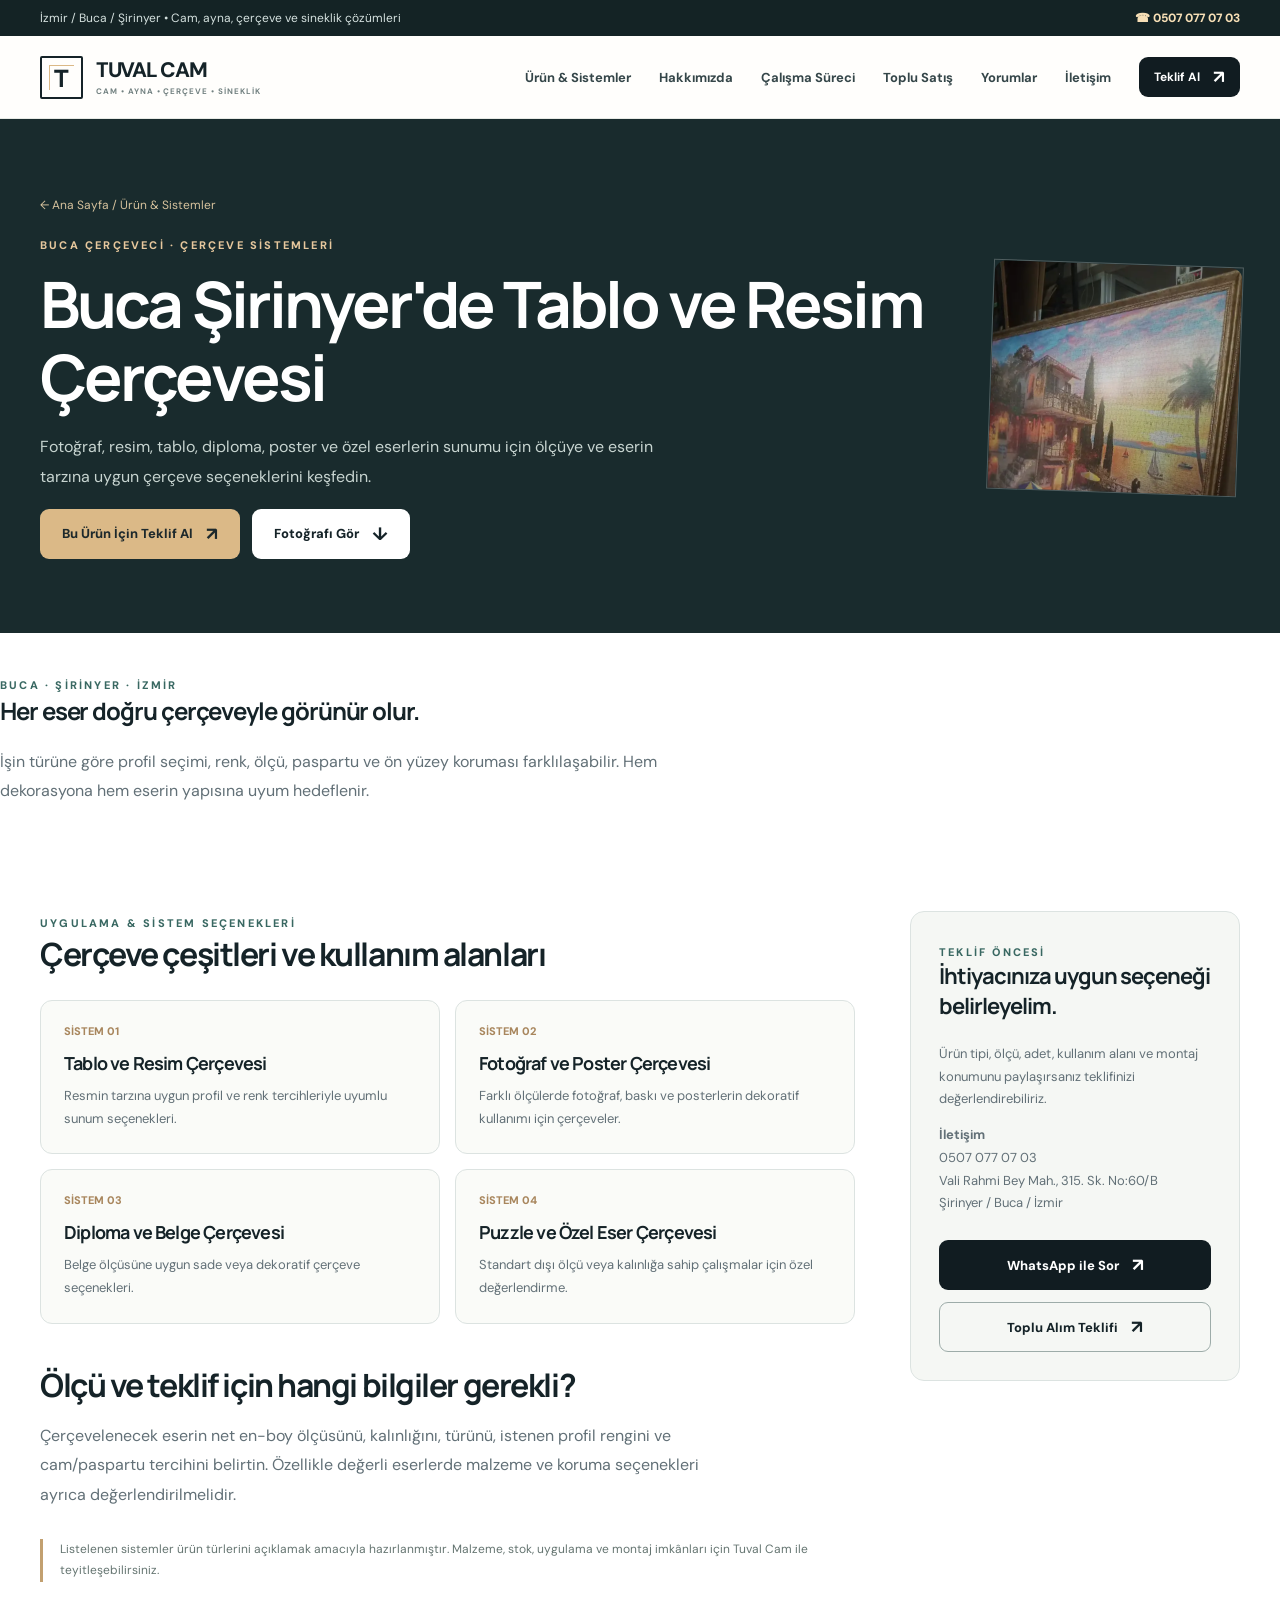
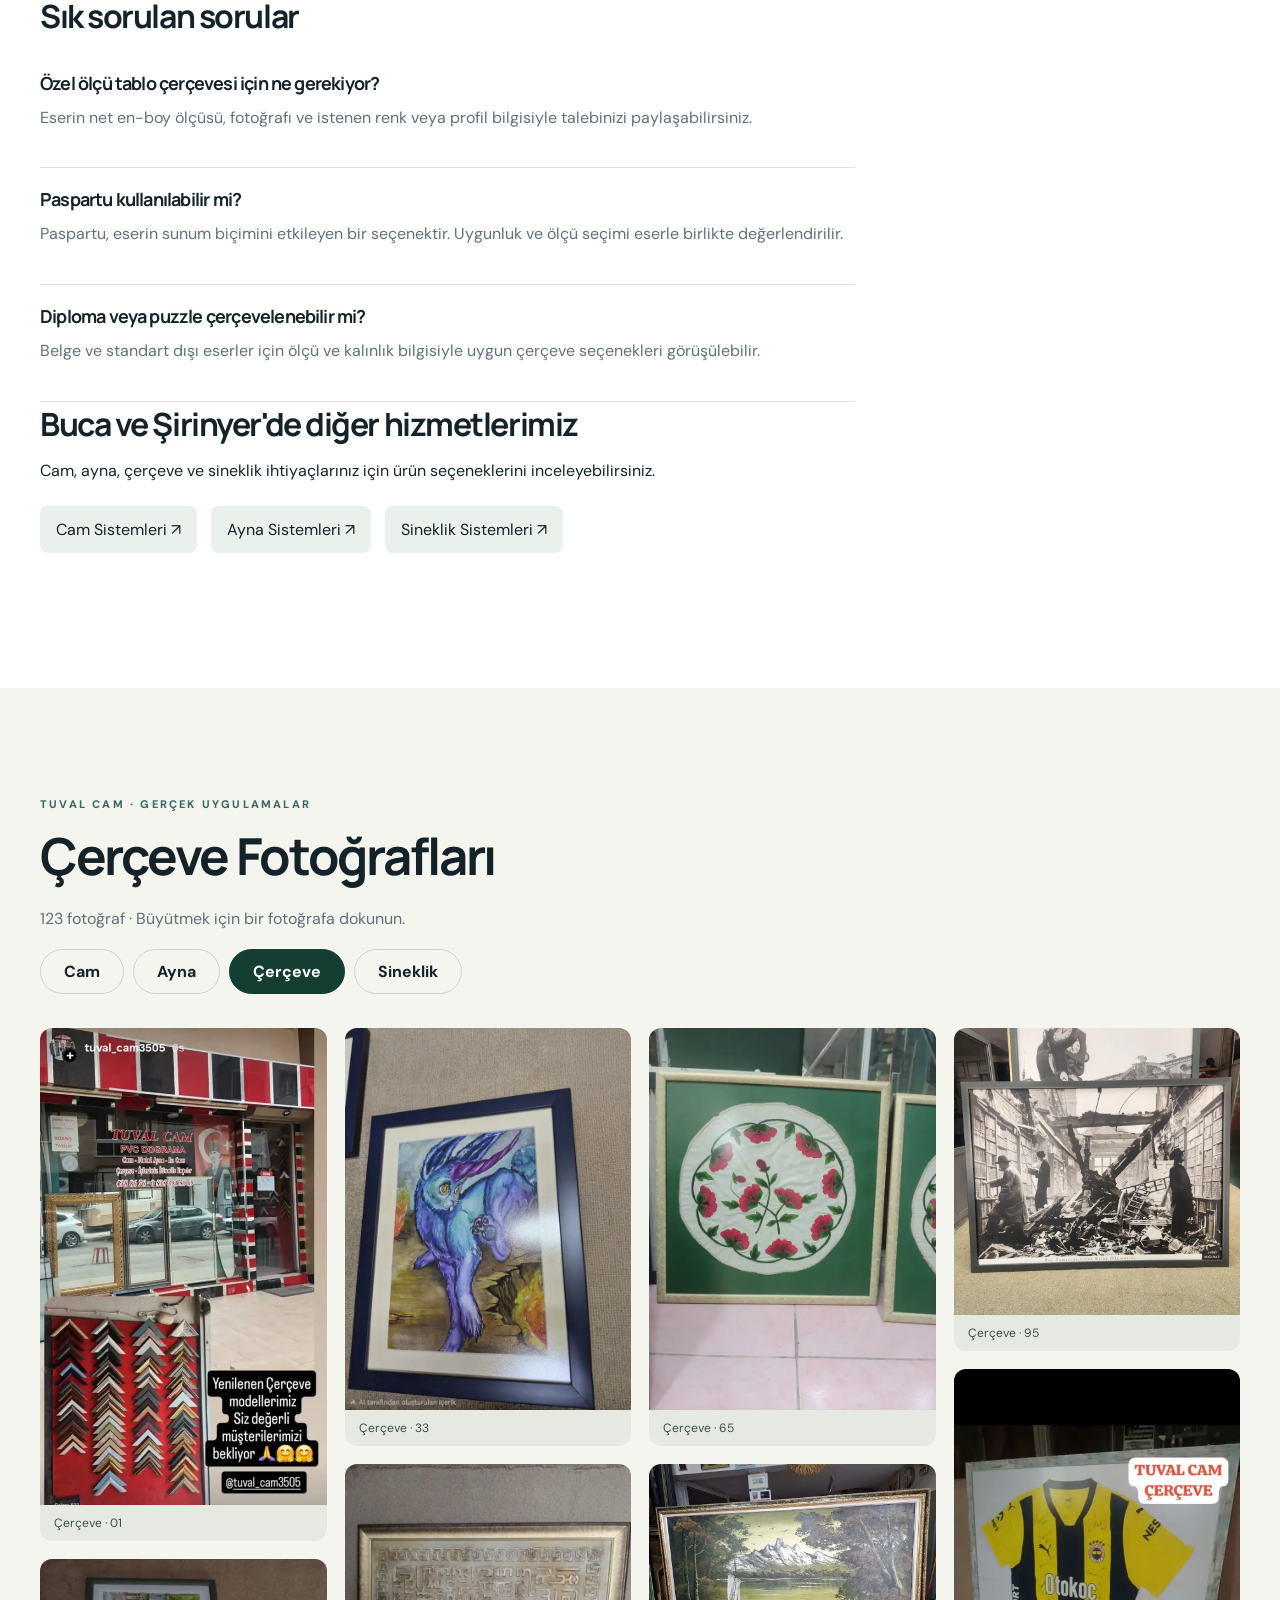
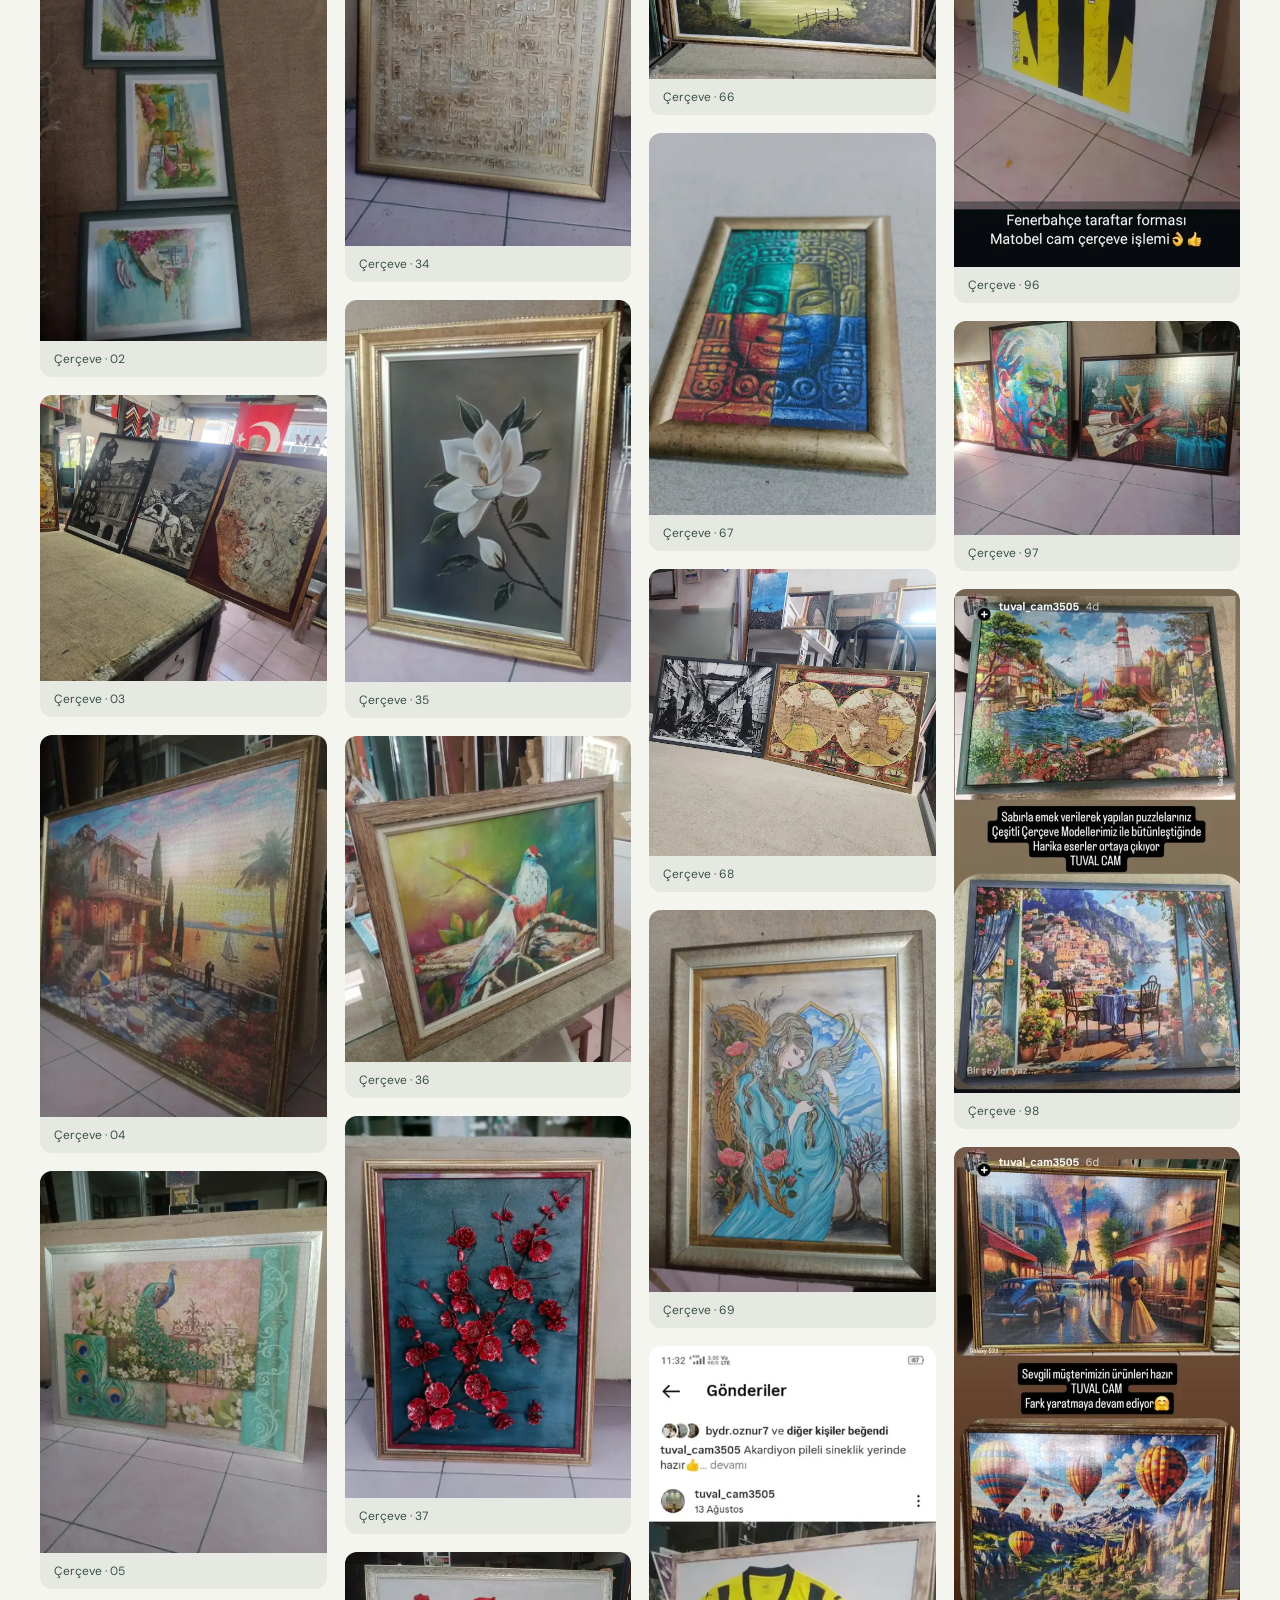
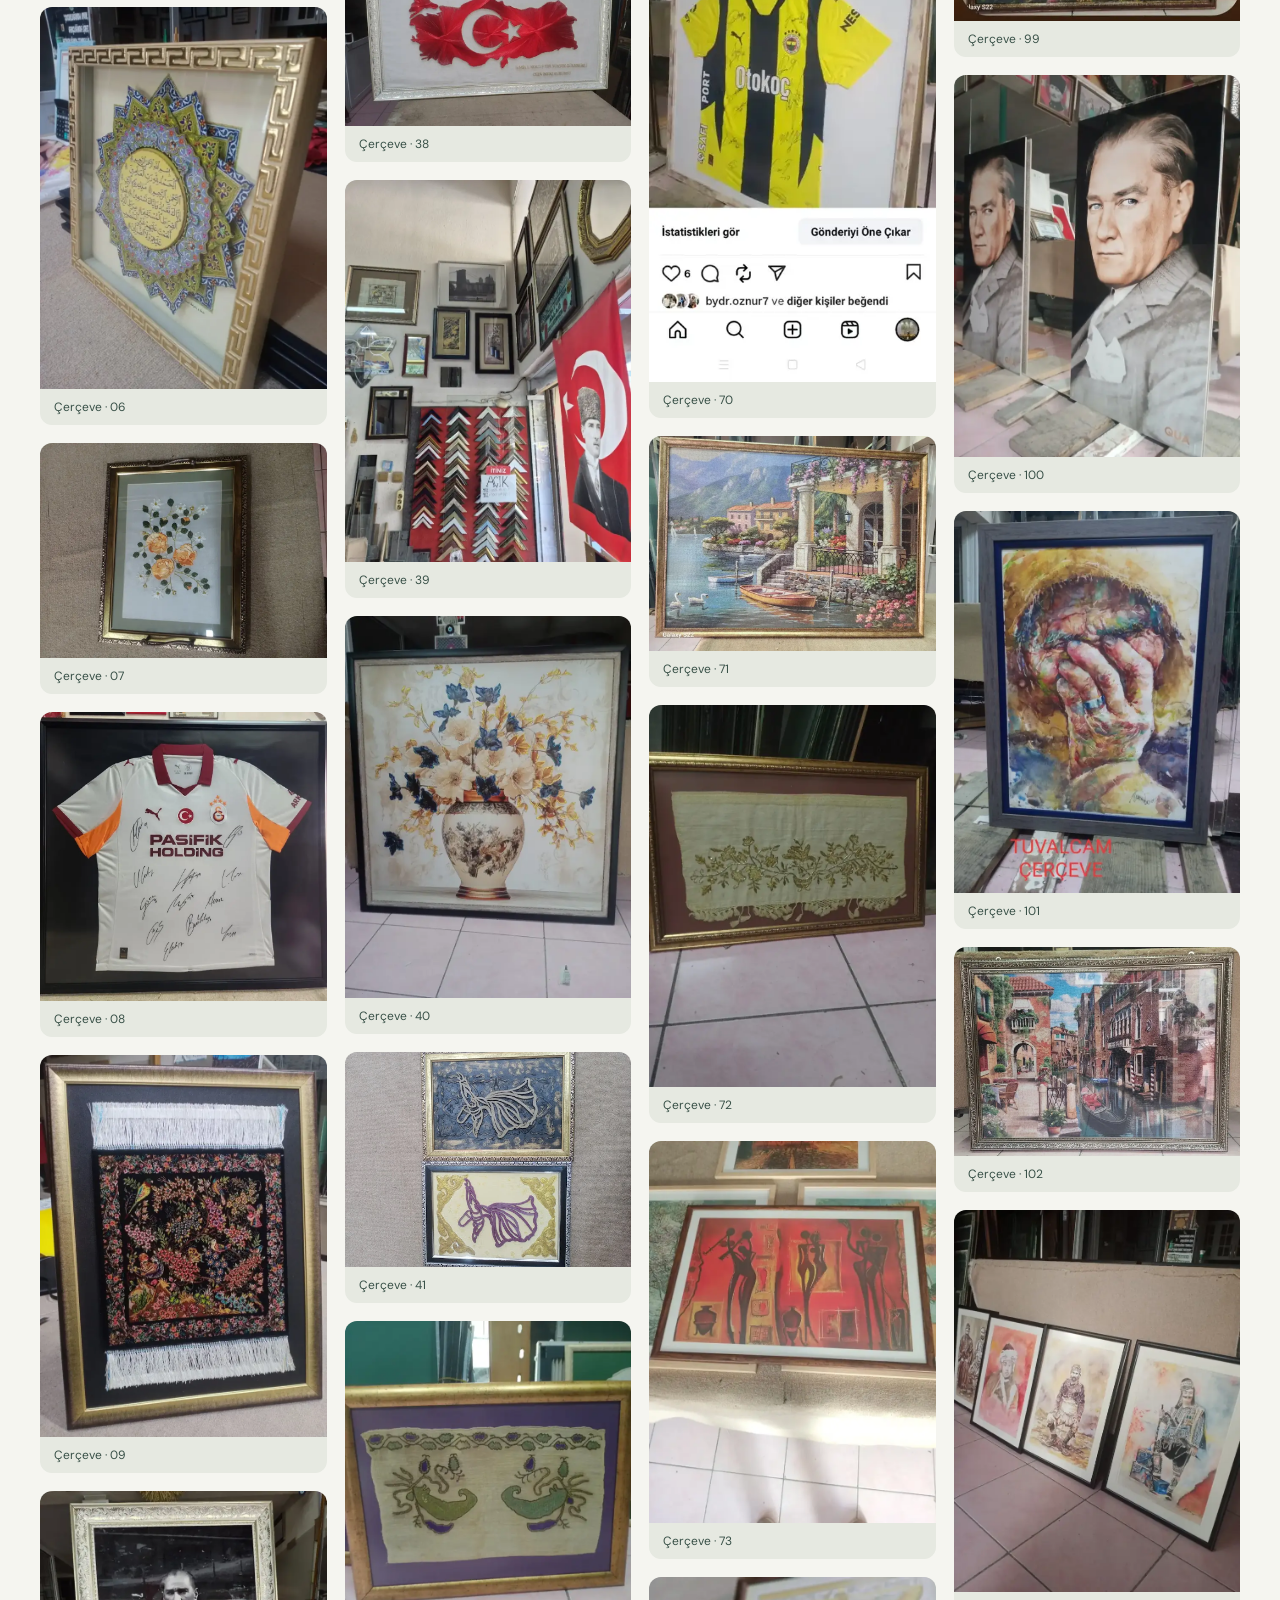
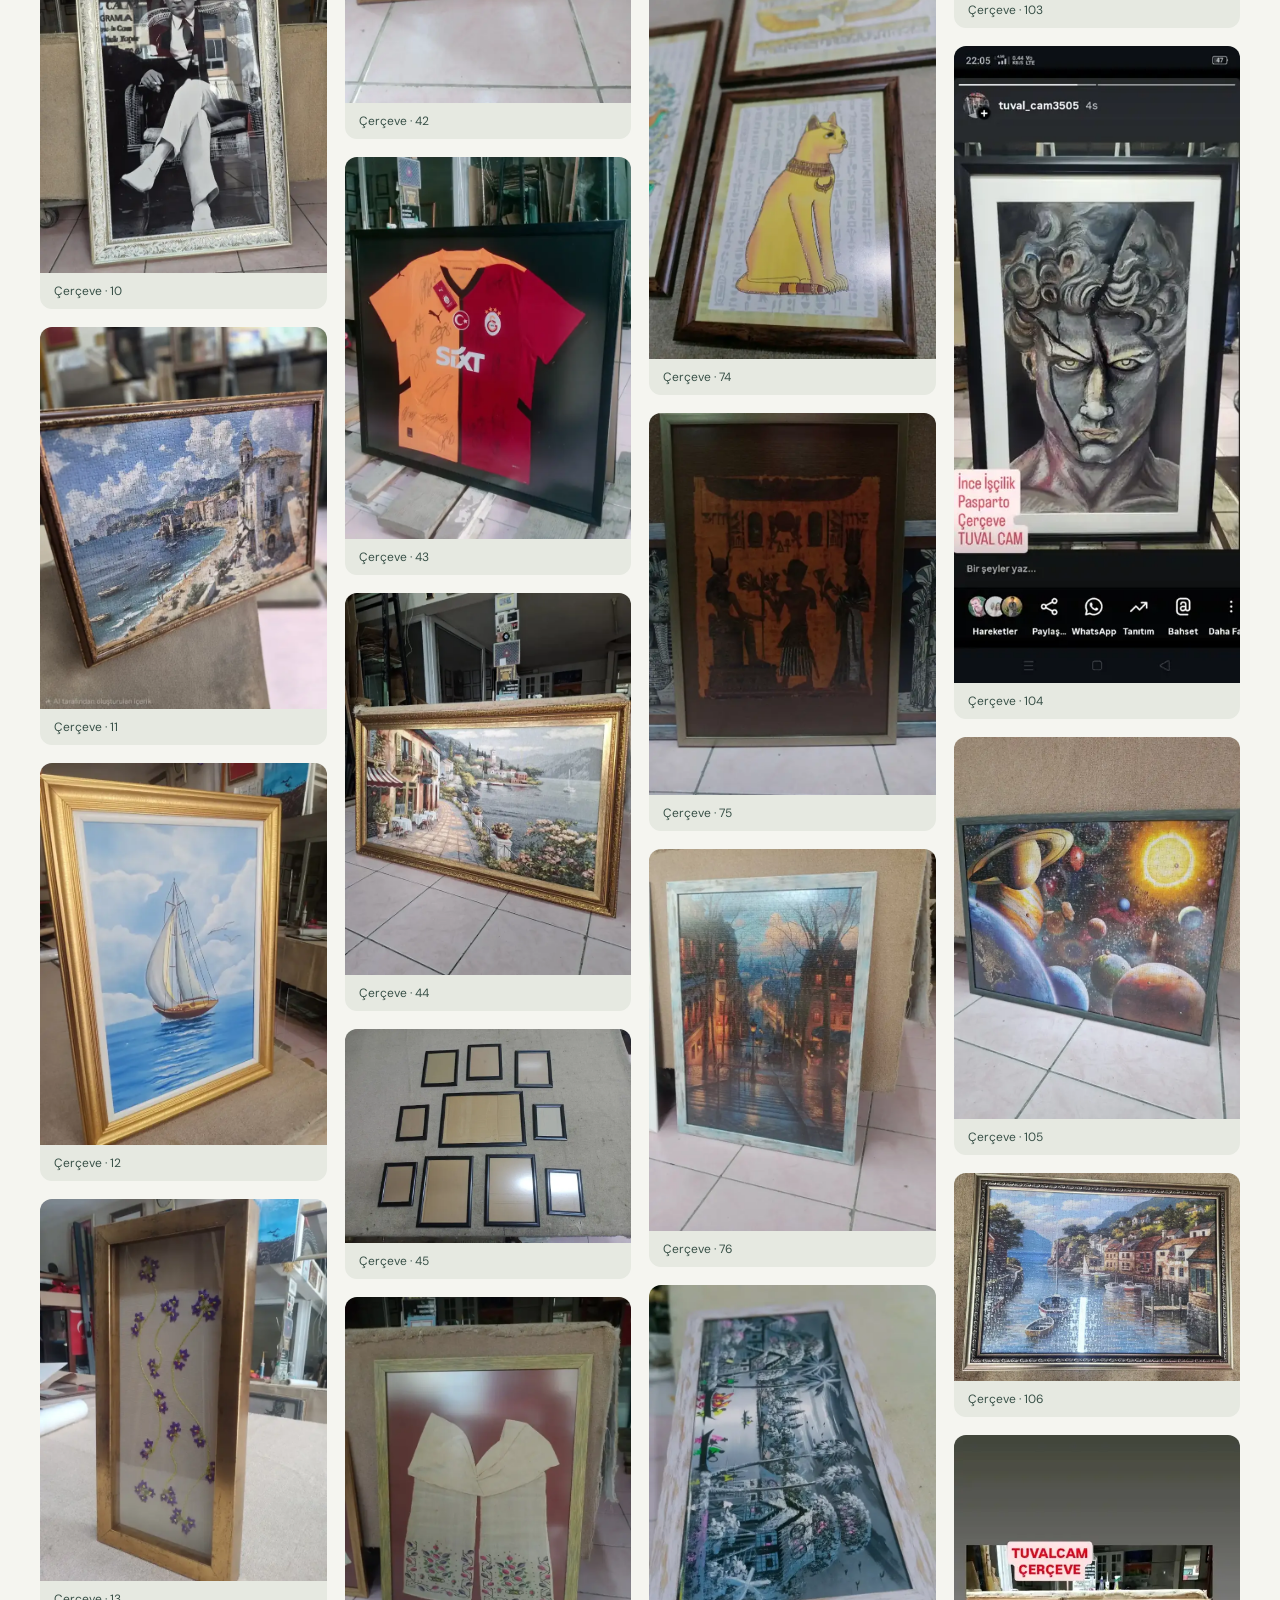
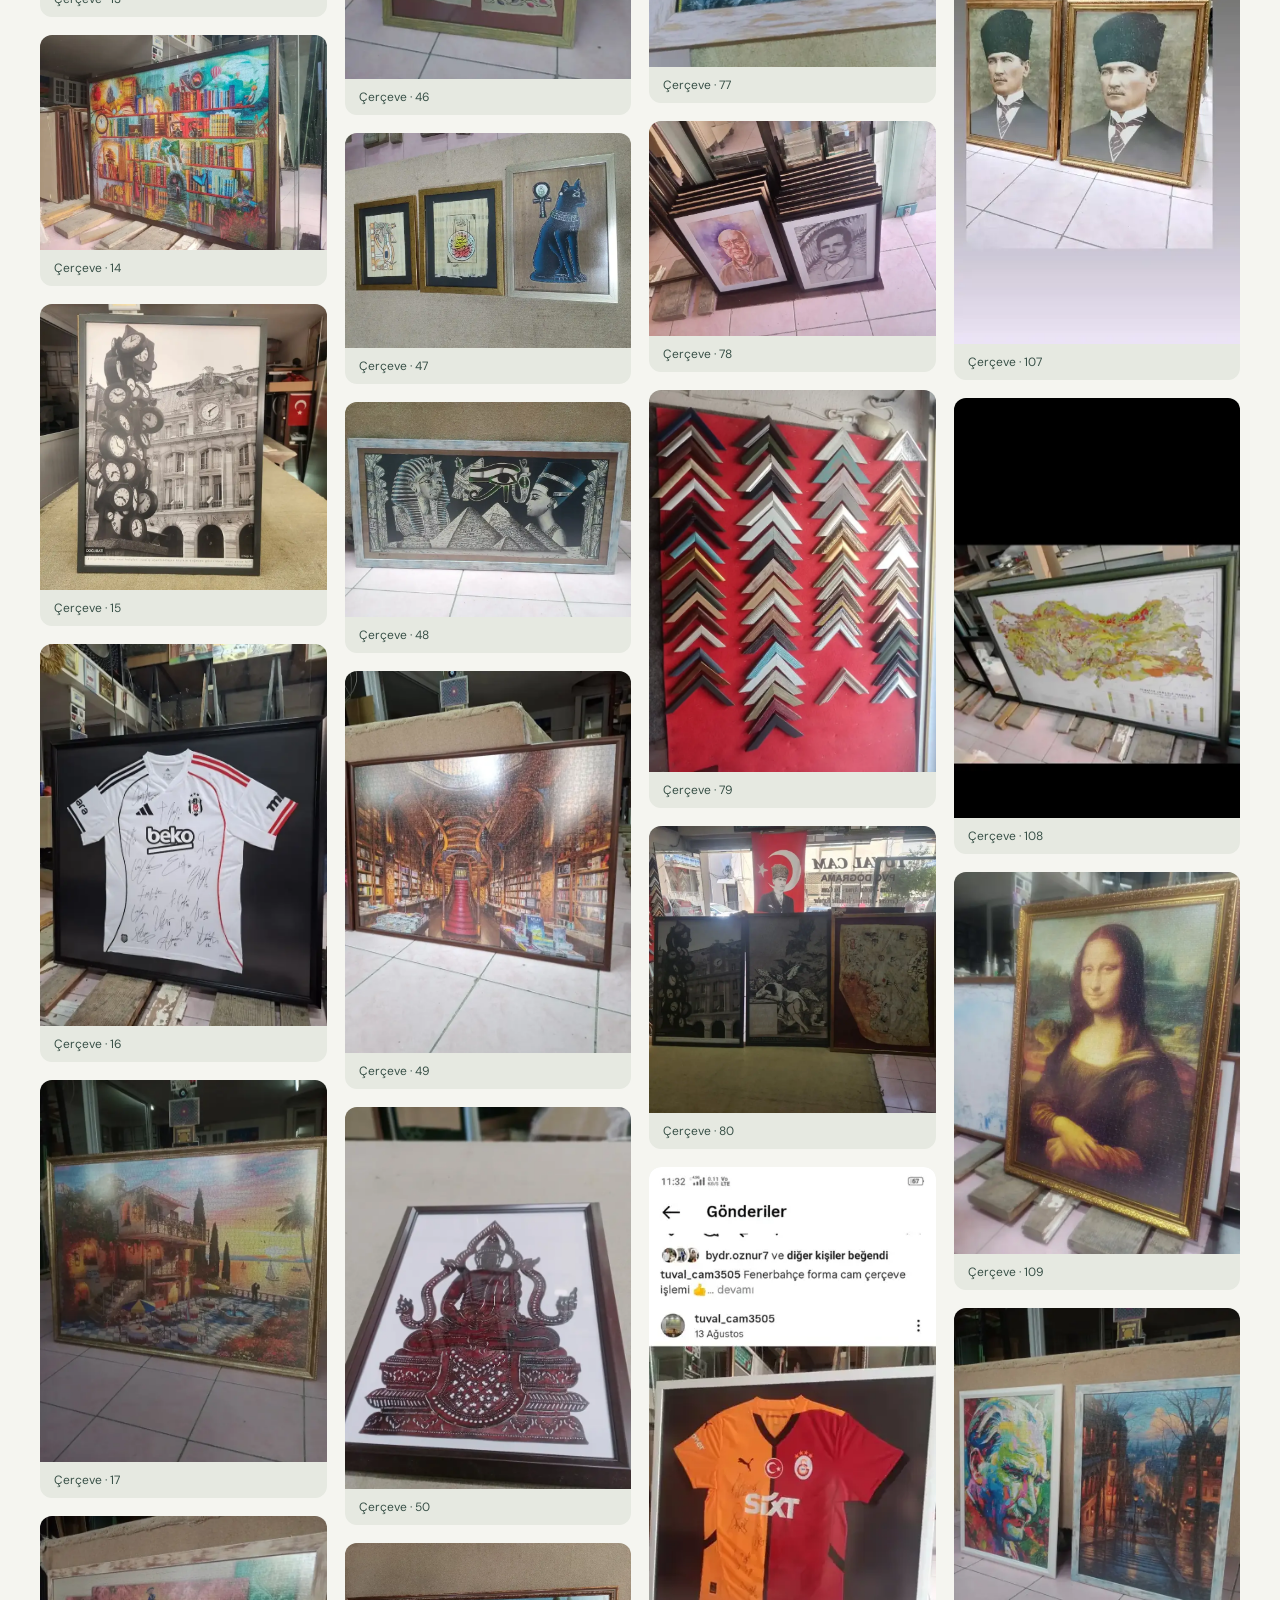
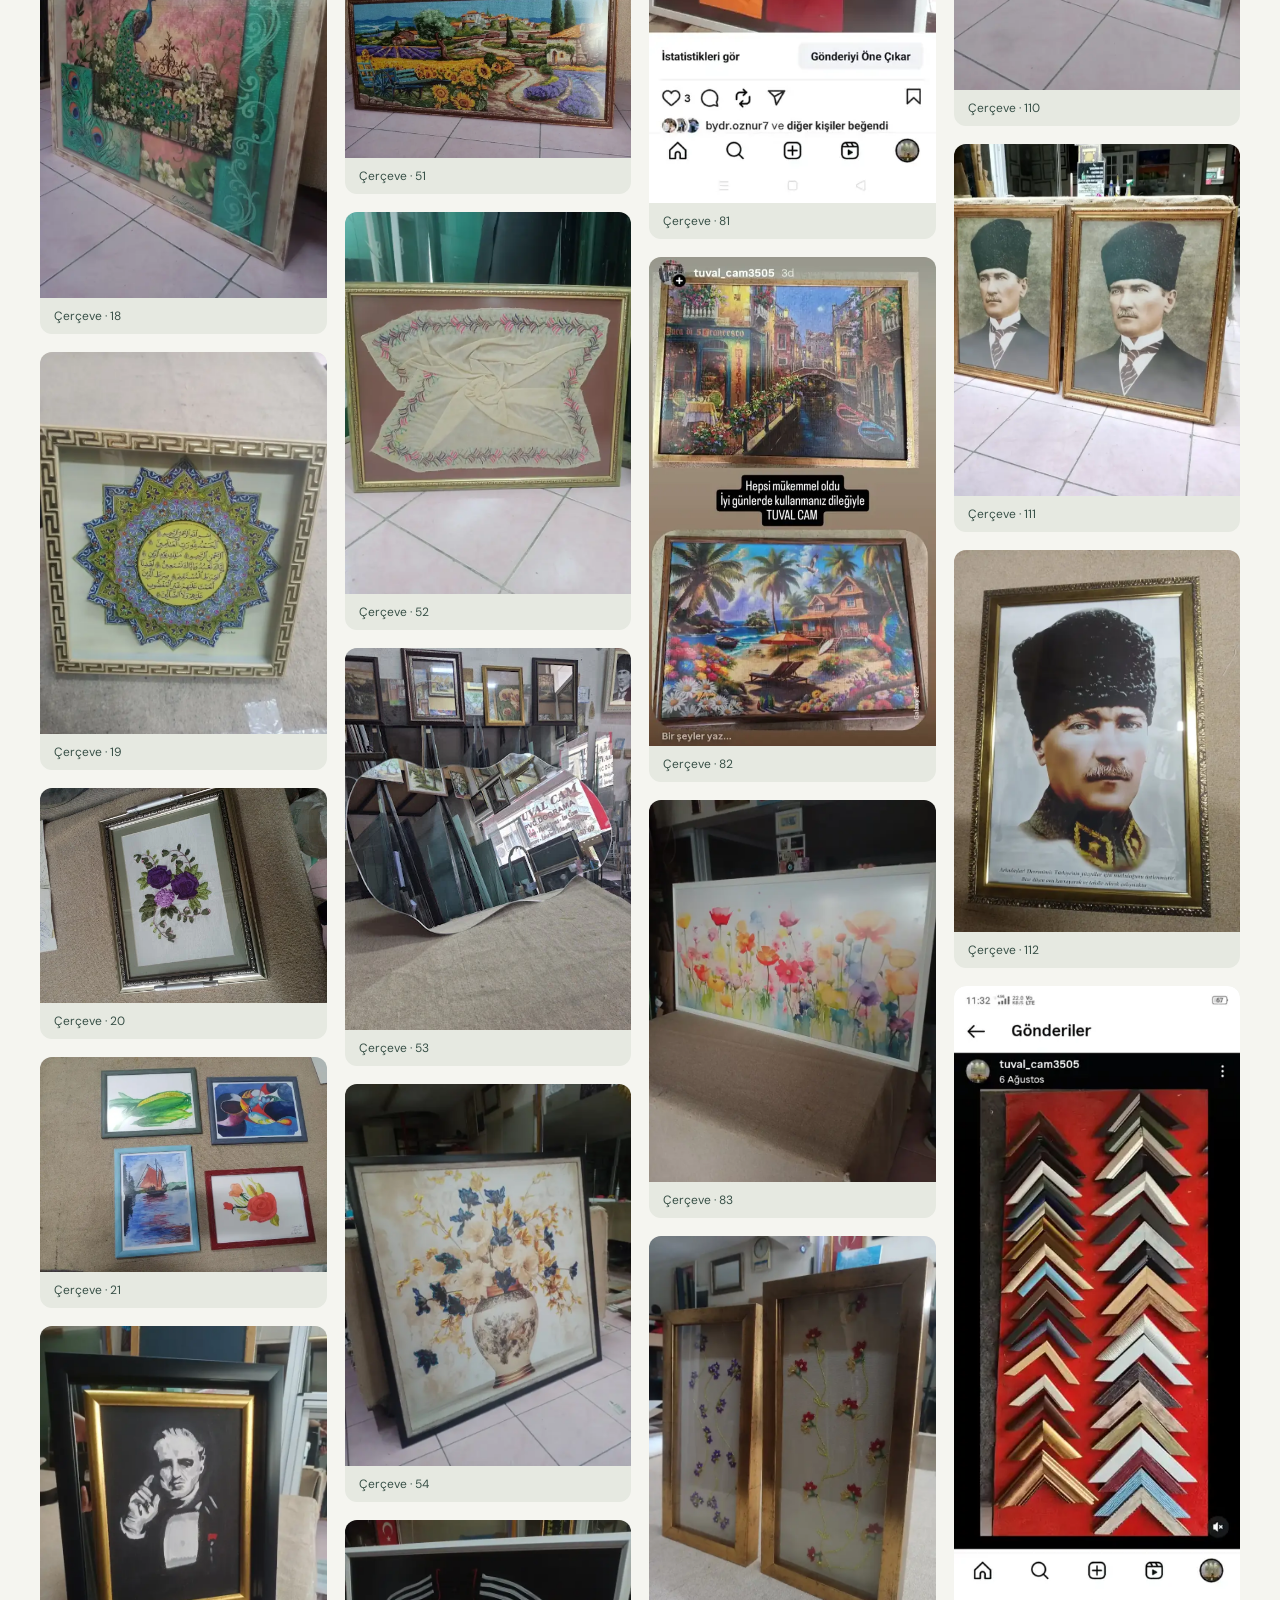
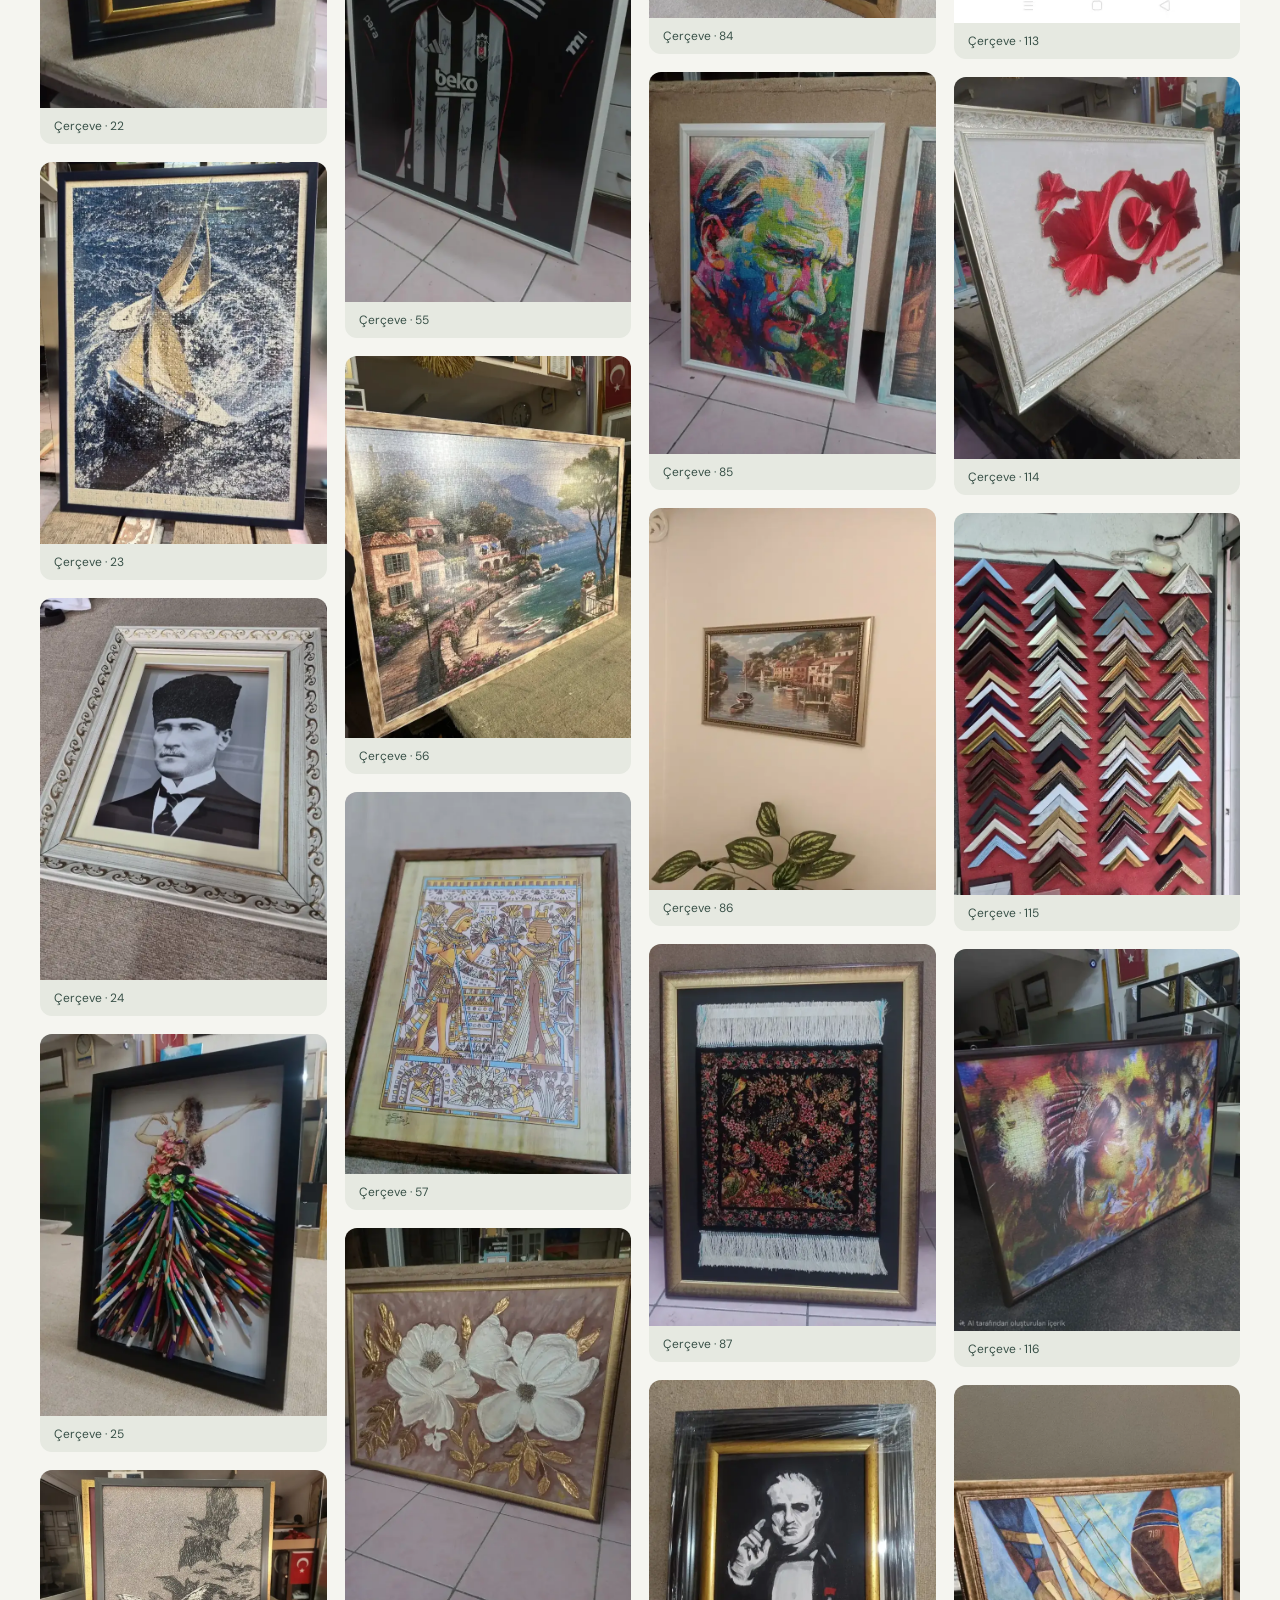
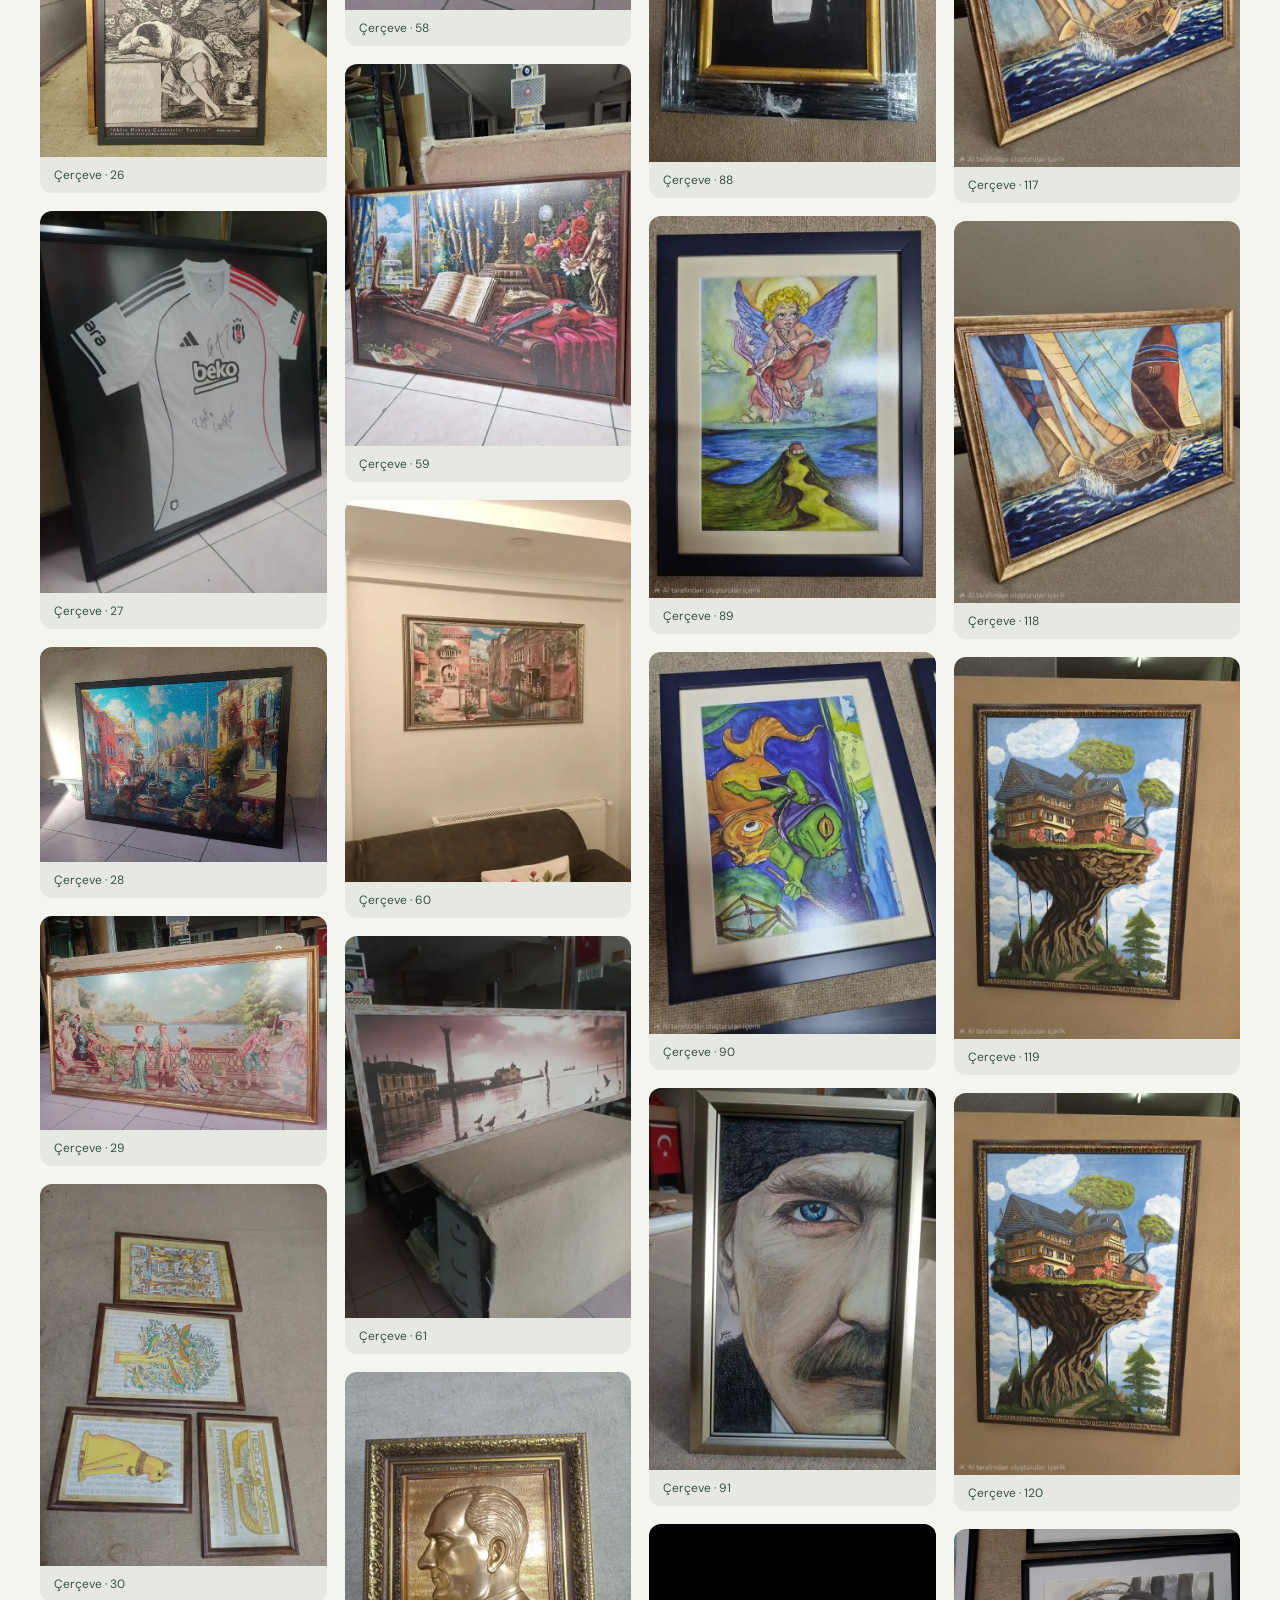
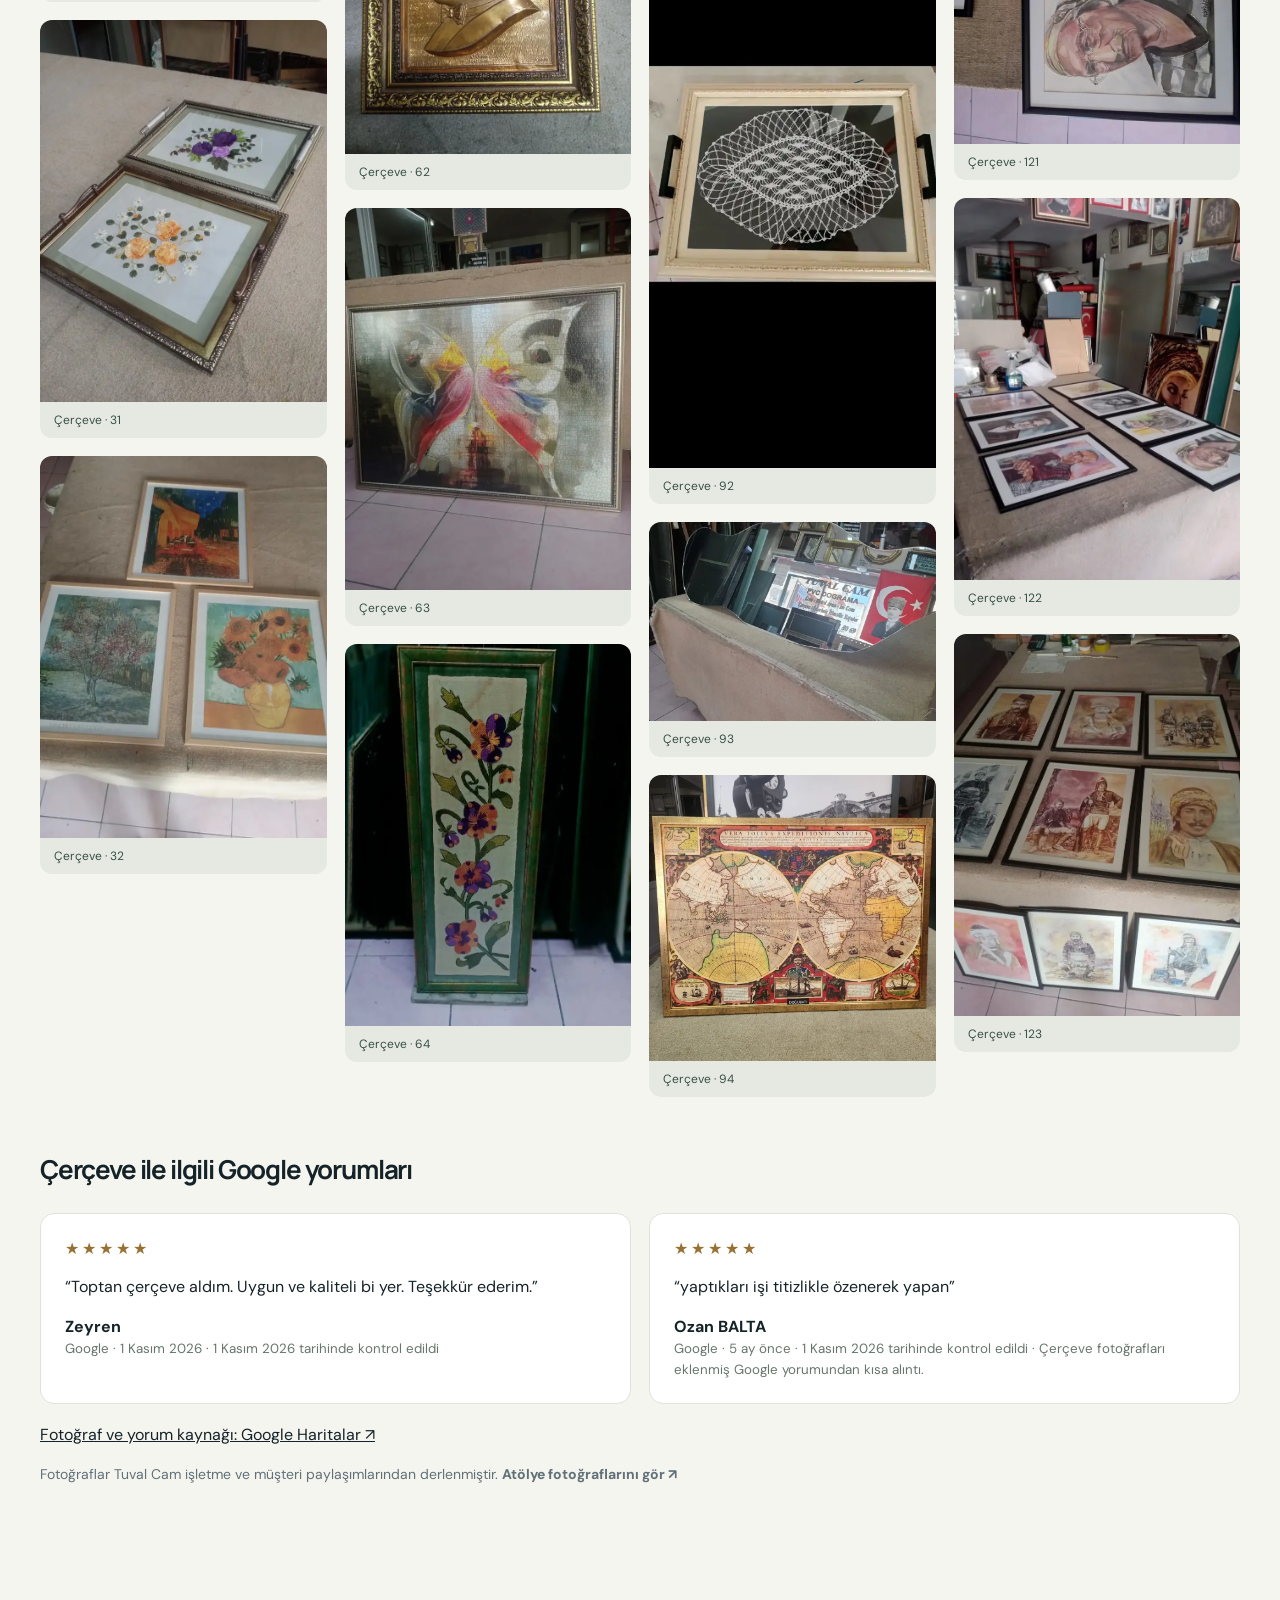
<file: cerceve/index.html>
<!DOCTYPE html><html lang="tr"><head>
<meta charset="UTF-8"><meta name="viewport" content="width=device-width, initial-scale=1">
<meta name="theme-color" content="#111c21">
<title>Buca Çerçeveci, İzmir Tablo Çerçevesi | Tuval Cam</title>
<meta name="description" content="Buca Şirinyer'deki Tuval Cam; İzmir ilçelerinden tablo, resim, diploma ve poster çerçevesi taleplerini değerlendirir. Özel ölçü ve paspartu için teklif alın.">
<meta name="robots" content="index,follow,max-image-preview:large">
<link rel="icon" href="/favicon.ico" sizes="any">
<link rel="icon" href="/favicon-192x192.png" type="image/png" sizes="192x192">
<link rel="icon" href="/favicon-48x48.png" type="image/png" sizes="48x48">
<link rel="apple-touch-icon" href="/apple-touch-icon.png" sizes="180x180">
<link rel="canonical" href="https://www.tuvalcam.com/cerceve/">
<meta property="og:type" content="website"><meta property="og:locale" content="tr_TR"><meta property="og:site_name" content="Tuval Cam">
<meta property="og:title" content="Buca Çerçeveci, İzmir Tablo Çerçevesi | Tuval Cam"><meta property="og:description" content="Buca Şirinyer'deki Tuval Cam; İzmir ilçelerinden tablo, resim, diploma ve poster çerçevesi taleplerini değerlendirir. Özel ölçü ve paspartu için teklif alın."><meta property="og:url" content="https://www.tuvalcam.com/cerceve/"><meta property="og:image" content="https://www.tuvalcam.com/assets/gallery/photo-008.webp">
<meta name="twitter:card" content="summary_large_image">
<link rel="preconnect" href="https://fonts.googleapis.com"><link rel="preconnect" href="https://fonts.gstatic.com" crossorigin="">
<link href="https://fonts.googleapis.com/css2?family=DM+Sans:wght@400;500;600;700;800&amp;family=Manrope:wght@400;500;600;700;800&amp;display=swap" rel="stylesheet">

<style>
:root{--ink:#152328;--dark:#111c21;--forest:#253b3d;--soft:#f4f5f1;--paper:#fdfdfb;--muted:#627077;--line:#dce3e1;--gold:#dbb987;--teal:#396862;--radius:18px;--wrap:1200px}
*{box-sizing:border-box}html{scroll-behavior:smooth}body{margin:0;font-family:"DM Sans",Arial,sans-serif;background:var(--paper);color:var(--ink);-webkit-font-smoothing:antialiased}h1,h2,h3,h4,p{margin-top:0}h1,h2,h3{font-family:Manrope,Arial,sans-serif;letter-spacing:-.045em}a{text-decoration:none;color:inherit}button,input,select,textarea{font:inherit}button{cursor:pointer}img{max-width:100%;display:block}a:focus-visible,button:focus-visible,input:focus-visible,select:focus-visible,textarea:focus-visible{outline:3px solid #dcaf65;outline-offset:3px}
.container{width:min(calc(100% - 48px),var(--wrap));margin-inline:auto}.eyebrow{text-transform:uppercase;letter-spacing:.2em;font-size:11px;font-weight:800;color:var(--teal)}.eyebrow.gold{color:#e7c89d}.section{padding:104px 0}.section-title{font-size:clamp(30px,4vw,51px);line-height:1.16;max-width:670px;margin:13px 0 19px}.lead{line-height:1.85;font-size:16px;color:var(--muted);max-width:680px}.actions{display:flex;gap:12px;align-items:center;flex-wrap:wrap}.btn{display:inline-flex;align-items:center;justify-content:center;gap:13px;padding:15px 21px;border-radius:9px;border:1px solid transparent;font-weight:800;font-size:13px;min-height:48px;transition:transform .2s,background .2s}.btn:hover{transform:translateY(-2px)}.btn.primary{background:var(--gold);color:#1d292c}.btn.light{background:#fff;color:var(--ink)}.btn.outline{border-color:#9daca9;color:var(--ink);background:transparent}.btn.dark{background:var(--dark);color:#fff}.btn.full{width:100%}.btn.small{padding:10px 14px;min-height:39px;font-size:12px}.arrow{font-size:18px;line-height:1}
.announcement{background:#142325;color:#d5e1df;font-size:12px}.announcement .container{display:flex;justify-content:space-between;align-items:center;gap:20px;padding:10px 0}.announcement a{font-weight:800;color:#f7dfb6}
.site-header{background:#fffefcdd;backdrop-filter:blur(16px);position:sticky;top:0;z-index:30;border-bottom:1px solid #e7eae5}.header-inner{height:82px;display:flex;align-items:center;justify-content:space-between;gap:20px}.brand{display:flex;align-items:center;gap:13px;flex-shrink:0}.mark{width:43px;height:43px;display:grid;place-items:center;border:2px solid var(--ink);border-radius:2px;position:relative;font-size:24px;font-family:Manrope;font-weight:800}.mark:before{content:"";position:absolute;inset:7px;border-left:1px solid var(--gold);border-top:1px solid var(--gold)}.brand-text{display:flex;flex-direction:column;font-size:21px;line-height:1.1;letter-spacing:-.06em;font-weight:800}.brand-text span{font-size:8px;letter-spacing:.12em;font-weight:700;margin-top:5px;color:#728181;white-space:nowrap}.header-nav{display:flex;align-items:center;gap:28px}.header-nav a{font-size:13px;font-weight:700;color:#354649}.header-nav a:hover{color:#ad8557}.menu-toggle{display:none;background:none;border:0;font-size:25px}
.hero{background:#111c21;position:relative;overflow:hidden;color:#fff;min-height:610px}.hero:before{content:"";position:absolute;inset:0;background:radial-gradient(circle at 68% 54%,#34514e 0,transparent 43%),linear-gradient(110deg,#10191f 16%,#152426 75%);opacity:1}.hero:after{content:"";position:absolute;width:680px;height:680px;border:1px solid #eacda62b;border-radius:50%;right:-220px;top:-250px;pointer-events:none}.hero-grid{position:relative;min-height:610px;display:grid;grid-template-columns:1.04fr .96fr;align-items:center;gap:6%;padding:74px 0}.hero h1{font-size:clamp(43px,5.7vw,76px);line-height:1.07;margin:18px 0 23px;max-width:700px}.hero h1 em{font-style:normal;color:var(--gold)}.hero-copy{max-width:530px;color:#c3cfcb;line-height:1.9;font-size:16px;margin-bottom:29px}.hero-visual{position:relative;min-height:420px;display:grid;place-items:center}.glass-art{width:90%;height:390px;border:12px solid #d2ad7d;position:relative;background:linear-gradient(132deg,#6b8790 0%,#d6dacf 41%,#688a7d 46%,#253839 100%);box-shadow:28px 27px 0 #ffffff0c,0 30px 80px #0005;transform:rotate(-3deg);overflow:hidden}.glass-art:before{content:"";position:absolute;inset:-80px 27% -80px 50%;transform:rotate(20deg);background:linear-gradient(90deg,transparent,#fff8,transparent);filter:blur(12px)}.glass-art:after{content:"";position:absolute;width:220px;height:450px;top:-85px;left:-80px;background:#ffffff20;transform:rotate(30deg);box-shadow:80px 0 0 #ffffff0b}.hero-visual .floating-note{position:absolute;bottom:14px;left:-15px;background:#faf8f3;color:var(--ink);padding:20px 27px;border-radius:8px;box-shadow:0 20px 50px #0004;max-width:245px}.floating-note strong{display:block;font-size:14px}.floating-note small{display:block;color:#61716d;line-height:1.6;margin-top:7px}.hero-mini{display:flex;align-items:center;gap:8px;font-size:12px;color:#e6e4d7;letter-spacing:.02em;margin-top:28px}.hero-mini:before{content:"";display:block;height:1px;width:36px;background:var(--gold)}.trust-strip{background:#eef1ed;border-bottom:1px solid var(--line)}.trust-inner{display:grid;grid-template-columns:repeat(3,1fr);gap:28px;padding:28px 0}.trust-item{display:flex;gap:15px;align-items:flex-start}.trust-icon{font-size:25px;color:#497368}.trust-item strong{display:block;font-size:13px;margin-bottom:5px}.trust-item p{margin:0;font-size:12px;color:#687a79;line-height:1.5}
.intro-flex{display:flex;align-items:end;justify-content:space-between;gap:36px;margin-bottom:32px}.intro-flex .lead{max-width:410px}.product-grid{display:grid;grid-template-columns:repeat(4,1fr);gap:16px}.product-card{border:1px solid var(--line);border-radius:15px;background:#fff;overflow:hidden;transition:box-shadow .25s,transform .25s;display:flex;flex-direction:column}.product-card:hover{box-shadow:0 18px 45px #1b33301a;transform:translateY(-4px)}.product-visual{height:208px;position:relative;display:grid;place-items:center;overflow:hidden;background:#e7ece8}.product-card:nth-child(2) .product-visual{background:#dfe7e5}.product-card:nth-child(3) .product-visual{background:#e9e3db}.product-card:nth-child(4) .product-visual{background:#e3e8e4}.tile-scene{width:145px;height:128px;position:relative;box-shadow:12px 16px 20px #17332b20}.tile-scene.cam{border:8px solid #ffffffb8;background:linear-gradient(135deg,#90aabaee 0 35%,#dee5eab9 36% 52%,#8da7afe8 53% 100%)}.tile-scene.ayna{border:10px solid #a98d61;background:linear-gradient(120deg,#b5c6c2 0 40%,#e7eee8 41% 59%,#a6b8b4 60%)}.tile-scene.cerceve{border:13px solid #4d3930;outline:4px solid #7e6854;background:linear-gradient(155deg,#dac7b0,#b6c4b0);display:flex;align-items:center;justify-content:center}.tile-scene.cerceve:after{content:"";width:63px;height:75px;background:#8b9b87;border-radius:50% 50% 0 0}.tile-scene.sineklik{border:9px solid #35484a;background:repeating-linear-gradient(0deg,#52696955 0 1px,transparent 1px 5px),repeating-linear-gradient(90deg,#52696955 0 1px,#b0c5bc99 1px 5px)}.product-info{padding:23px 22px 25px;display:flex;flex-direction:column;flex:1}.product-info h3{font-size:23px;margin:6px 0 8px}.product-info p{color:var(--muted);font-size:13px;line-height:1.75;margin-bottom:20px;flex:1}.text-link{font-size:12px;font-weight:800;color:#2c665b;display:inline-flex;gap:9px;align-items:center}
.about{background:#f1f4f1}.about-grid{display:grid;grid-template-columns:.9fr 1.1fr;gap:9%;align-items:center}.about-panel{min-height:410px;background:#283f3f;color:white;border-radius:15px;padding:48px;display:flex;flex-direction:column;justify-content:space-between;position:relative;overflow:hidden}.about-panel:before{content:"";position:absolute;right:-80px;bottom:-115px;border:1px solid #fff3;width:310px;height:310px;border-radius:50%}.about-panel strong{font-family:Manrope;font-size:36px;line-height:1.2;letter-spacing:-.045em;position:relative;max-width:340px}.about-panel span{letter-spacing:.19em;text-transform:uppercase;color:#b7d1c9;font-size:11px}.checks{display:grid;grid-template-columns:1fr 1fr;gap:17px;margin-top:28px}.check{font-size:13px;font-weight:700;display:flex;gap:10px}.check i{font-style:normal;color:var(--teal)}
.service-grid{display:grid;grid-template-columns:repeat(4,1fr);gap:16px;margin-top:35px}.service-box{border-top:2px solid #bbccbe;padding:22px 14px 4px 0}.step{color:#af8e62;font-size:12px;font-weight:800;letter-spacing:.1em}.service-box h3{font-size:19px;margin:18px 0 10px}.service-box p{font-size:13px;line-height:1.8;color:var(--muted)}
.b2b{background:var(--dark);color:#fff;position:relative;overflow:hidden}.b2b:before{content:"";position:absolute;right:-260px;top:-260px;width:670px;height:670px;border:1px solid #cda97942;border-radius:50%}.b2b-grid{display:grid;grid-template-columns:1fr 1fr;gap:7%;align-items:center;position:relative}.b2b .lead{color:#b9c8c4}.b2b-points{margin:26px 0 35px;padding:0;list-style:none}.b2b-points li{padding:11px 0;border-bottom:1px solid #ffffff20;font-size:14px;color:#e7edeb}.b2b-points li:before{content:"✓";color:var(--gold);margin-right:13px}.quote-form{background:#fff;color:var(--ink);border-radius:17px;padding:35px;box-shadow:0 25px 65px #0003}.quote-form h3{font-size:25px;margin-bottom:7px}.quote-form>p{font-size:13px;color:var(--muted);margin-bottom:24px;line-height:1.65}.form-grid{display:grid;grid-template-columns:1fr 1fr;gap:14px}.field{display:flex;flex-direction:column;gap:7px;margin-bottom:14px}.field.wide{grid-column:span 2}.field label{font-size:11px;font-weight:800;letter-spacing:.02em}.field input,.field select,.field textarea{width:100%;border:1px solid #d7dedc;background:#f9faf8;border-radius:8px;padding:12px 13px;color:var(--ink);font-size:13px;min-height:43px}.field textarea{min-height:90px;resize:vertical}.form-note{font-size:11px;color:#637373;line-height:1.6;margin:14px 0 0}
.reviews{background:#f6f7f3}.reviews-grid{display:grid;grid-template-columns:repeat(3,1fr);gap:15px;margin:31px 0}.review{background:#fff;border:1px solid var(--line);padding:28px;border-radius:13px}.review .stars{color:#c49b63;letter-spacing:.18em;font-size:15px}.review h3{font-size:18px;margin:18px 0 10px}.review p{font-size:13px;color:var(--muted);line-height:1.8;margin:0}.review-note{font-size:12px;color:var(--muted)}
.gallery-banner{border-radius:16px;background:linear-gradient(110deg,#e2e9e4,#f6f5ef);padding:40px;display:flex;justify-content:space-between;align-items:center;gap:20px}.gallery-banner h3{font-size:24px;margin:10px 0}.gallery-banner p{color:var(--muted);margin:0;line-height:1.65;font-size:13px;max-width:590px}
.faq-grid{display:grid;grid-template-columns:.75fr 1.25fr;gap:8%}.faq-items details{border-bottom:1px solid var(--line);padding:20px 0}.faq-items summary{cursor:pointer;list-style:none;font-size:15px;font-weight:800;display:flex;justify-content:space-between;gap:20px}.faq-items summary:after{content:"+";font-size:22px;color:var(--teal)}.faq-items details[open] summary:after{content:"−"}.faq-items details p{color:var(--muted);font-size:13px;line-height:1.85;padding-top:14px;margin:0}
.contact{background:#e8efea}.contact-inner{display:grid;grid-template-columns:1fr auto;gap:24px;align-items:center}.contact h2{font-size:clamp(29px,4vw,44px);margin:10px 0 12px}.contact p{color:#5d706a;line-height:1.75;margin-bottom:0;font-size:14px}footer{background:#142124;color:#e9eeeb;padding:55px 0 23px}.footer-grid{display:grid;grid-template-columns:1.25fr 1fr .95fr;gap:60px}.footer-grid p,.footer-grid a{color:#b4c4bf;font-size:13px;line-height:1.9}.footer-grid h4{font-size:15px;letter-spacing:0;margin-bottom:19px}.footer-grid nav{display:flex;flex-direction:column;gap:7px}.footer-grid nav a:hover{color:#fff}.copyright{border-top:1px solid #ffffff25;margin-top:43px;padding-top:22px;color:#92a7a1;font-size:11px;display:flex;justify-content:space-between;gap:20px}
.detail-page{background:#fff}.detail-hero{background:#192b2d;color:#fff;padding:78px 0 74px}.detail-hero-inner{display:flex;justify-content:space-between;align-items:center;gap:50px}.detail-hero h1{font-size:clamp(36px,5vw,64px);line-height:1.14;margin:14px 0 18px}.detail-hero p{line-height:1.9;color:#c7d4d0;font-size:16px;max-width:620px}.breadcrumb{font-size:12px;color:#d6c29d;display:block;margin-bottom:20px}.detail-figure{min-width:250px;height:230px;border:1px solid #ffffff3d;display:grid;place-items:center;transform:rotate(2deg)}.detail-figure .tile-scene{transform:scale(1.2)}.detail-content{display:grid;grid-template-columns:1fr 330px;gap:55px;align-items:start;padding-top:65px;padding-bottom:90px}.detail-content h2{font-size:32px;margin:0 0 14px}.detail-content .lead{margin-bottom:29px}.option-grid{display:grid;grid-template-columns:repeat(2,1fr);gap:15px;margin:24px 0 39px}.option-card{border:1px solid var(--line);border-radius:12px;padding:23px;background:#fafbf8}.option-card .option-num{font-size:11px;color:#a8865d;font-weight:800}.option-card h3{font-size:18px;margin:13px 0 10px}.option-card p{color:var(--muted);font-size:13px;line-height:1.75;margin:0}.detail-side{position:sticky;top:111px;border:1px solid var(--line);background:#f5f7f4;border-radius:14px;padding:28px}.detail-side h3{font-size:22px}.detail-side p{color:var(--muted);font-size:13px;line-height:1.75}.detail-side .btn{margin-top:12px}.detail-side a{word-break:break-word}.notes{font-size:12px;color:#657571;line-height:1.8;border-left:3px solid #c2a070;padding-left:17px}
.whatsapp-float{position:fixed;right:21px;bottom:21px;z-index:50;background:#187d58;color:white;border-radius:100px;display:flex;align-items:center;gap:9px;padding:14px 19px;font-size:12px;font-weight:800;box-shadow:0 10px 40px #0a4f293d}
[hidden]{display:none!important}
@media(max-width:1020px){.header-nav{gap:16px}.header-nav a{font-size:12px}.product-grid{grid-template-columns:repeat(2,1fr)}.service-grid{grid-template-columns:repeat(2,1fr)}.hero-grid{gap:2%}.glass-art{width:84%;height:310px}.hero-visual{min-height:340px}.b2b-grid{gap:4%}.footer-grid{gap:25px}}
@media(max-width:760px){.container{width:min(calc(100% - 36px),var(--wrap))}.announcement .container{justify-content:center;text-align:center}.announcement .small-note{display:none}.header-inner{height:70px}.menu-toggle{display:block}.header-nav{display:none;position:absolute;left:0;right:0;top:70px;background:#fff;flex-direction:column;align-items:stretch;gap:0;padding:15px 24px 25px;border-bottom:1px solid var(--line);box-shadow:0 20px 30px #0001}.header-nav.open{display:flex}.header-nav a{padding:13px 4px;font-size:14px}.header-nav .btn{margin-top:10px}.hero-grid{grid-template-columns:1fr;padding:62px 0 35px;min-height:auto}.hero h1{font-size:clamp(38px,10vw,60px)}.hero-visual{min-height:260px}.glass-art{height:225px;width:220px}.floating-note{left:0!important;bottom:0!important;padding:13px 19px!important}.hero-mini{margin-bottom:5px}.trust-inner{grid-template-columns:1fr;gap:17px}.section{padding:69px 0}.intro-flex{display:block}.product-grid{grid-template-columns:repeat(2,1fr)}.product-visual{height:150px}.tile-scene{transform:scale(.76)}.product-info{padding:18px 15px}.product-info h3{font-size:20px}.about-grid,.b2b-grid,.faq-grid,.contact-inner,.detail-content,.footer-grid{grid-template-columns:1fr}.about-panel{min-height:270px;padding:31px}.about-panel strong{font-size:29px}.service-grid{gap:9px}.b2b-grid{gap:36px}.quote-form{padding:26px}.reviews-grid{grid-template-columns:1fr}.gallery-banner{flex-direction:column;align-items:start;padding:28px}.footer-grid{gap:30px}.copyright{flex-direction:column}.contact-inner .actions{margin-top:8px}.detail-hero-inner{display:block}.detail-hero{padding:55px 0}.detail-figure{display:none}.detail-content{gap:24px;padding-top:45px;padding-bottom:65px}.detail-side{position:static}.whatsapp-float{right:12px;bottom:12px}}
@media(max-width:410px){.product-grid,.option-grid,.form-grid{grid-template-columns:1fr}.field.wide{grid-column:span 1}.hero-visual{display:none}.checks{grid-template-columns:1fr}.site-header .brand-text{font-size:19px}}


 .product-card .product-visual{position:relative;background:#e5eae2;overflow:hidden}
 .product-card .product-visual>img{display:block;width:100%;height:100%;min-height:238px;object-fit:cover;transition:transform .48s ease,filter .48s;filter:saturate(.90)}
 .product-card:hover .product-visual>img{transform:scale(1.065);filter:saturate(1.07)}
 .product-card .product-info>p{line-height:1.75}
 .real-gallery{background:#f1f3ef}
 .new-photo-grid{display:grid;grid-template-columns:repeat(4,minmax(0,1fr));gap:18px;margin-top:36px}
 .new-photo-card{display:block;background:white;border:1px solid #dde2de;border-radius:8px;overflow:hidden;box-shadow:0 13px 35px #192d2b12;transition:transform .25s,box-shadow .25s}
 .new-photo-card:hover{transform:translateY(-5px);box-shadow:0 23px 44px #192d2b21}
 .new-photo-wrap{position:relative;aspect-ratio:4/5;overflow:hidden;background:#d4dad3}
 .new-photo-wrap img{display:block;width:100%;height:100%;object-fit:cover;transition:transform .4s}
 .new-photo-card:hover img{transform:scale(1.05)}
 .new-photo-index{position:absolute;top:14px;left:14px;background:#f9faf2e9;padding:5px 9px;font-size:10px;font-weight:700;letter-spacing:.12em;color:#2b4b3f;border-radius:2px}
 .new-photo-copy{padding:20px 19px 22px;display:flex;flex-direction:column;gap:10px}
 .new-photo-copy strong{font-size:21px;line-height:1.2;letter-spacing:-.025em}
 .new-photo-copy span{font-size:12px;color:#63736a;display:flex;justify-content:space-between}
 .new-photo-copy b{color:#aa8248}
 .gallery-trust{display:flex;flex-wrap:wrap;justify-content:space-between;gap:15px;align-items:center;margin-top:24px;font-size:11px;color:#65766b}
 .gallery-trust a{font-weight:700;border-bottom:1px solid #a77e49;color:#31473c}
 .detail-figure{position:relative;overflow:hidden}
 #detail-icon{position:relative;display:block;width:100%;height:100%;overflow:hidden}
 #detail-icon .new-detail-image{width:100%;height:100%;min-height:320px;object-fit:cover;display:block}
 .category-real{background:#f3f5f1;padding:60px 0 75px}
 .category-real h2{font-size:clamp(32px,4.5vw,48px);margin-bottom:12px}
 .category-real .real-lead{max-width:700px;line-height:1.8;font-size:15px}
 .category-real-grid{display:grid;grid-template-columns:repeat(3,minmax(0,1fr));gap:18px;margin:28px 0}
 .category-real-grid figure{margin:0;background:white;border-radius:7px;overflow:hidden;border:1px solid #dce1d9}
 .category-real-grid a{display:block;aspect-ratio:4/3;background:#dfe5da;overflow:hidden}
 .category-real-grid img{width:100%;height:100%;object-fit:cover;display:block;transition:transform .35s}
 .category-real-grid a:hover img{transform:scale(1.04)}
 .category-real-grid figcaption{padding:13px 16px;font-size:12px;color:#32473b}
 .spec-row{display:grid;grid-template-columns:repeat(3,1fr);gap:14px;margin:30px 0}
 .spec-row>div{background:#fff;border:1px solid #dae2d9;padding:20px;border-radius:5px}
 .spec-row small{display:block;color:#8a704e;font-size:10px;text-transform:uppercase;letter-spacing:.12em;margin-bottom:9px}
 .spec-row strong{font-size:13px;line-height:1.5;display:block}
 .real-gallery .btn,.category-real .btn{margin-top:8px}
 .category-real .real-note{margin-top:18px;font-size:11px;color:#637467}
 @media(max-width:950px){.new-photo-grid{grid-template-columns:repeat(2,1fr)}.category-real-grid{grid-template-columns:repeat(2,1fr)}}
 @media(max-width:600px){.new-photo-grid{gap:12px}.new-photo-wrap{aspect-ratio:4/4.7}.new-photo-copy{padding:14px 12px}.new-photo-copy strong{font-size:16px}.new-photo-copy span{font-size:10px}.gallery-trust{font-size:10px}.category-real{padding:45px 0 60px}.category-real-grid{gap:12px}.category-real-grid figcaption{padding:10px;font-size:11px}.spec-row{grid-template-columns:1fr;gap:9px;margin:22px 0}.spec-row>div{padding:16px}}
 

.product-card .product-visual>.tuval-thumb{display:block;width:100%;height:100%;min-height:238px;position:relative;background-image:none;background-repeat:no-repeat;background-size:200% 200%}
.tuval-thumb.cam{background-position:0% 0%}.tuval-thumb.ayna{background-position:100% 0%}.tuval-thumb.cerceve{background-position:0% 100%}.tuval-thumb.sineklik{background-position:100% 100%}
.detail-figure #detail-icon>.tuval-detail-thumb{display:block;width:100%;height:100%;min-height:340px;background-image:none;background-repeat:no-repeat;background-size:200% 200%}
.tuval-detail-thumb.cam{background-position:0 0}.tuval-detail-thumb.ayna{background-position:100% 0}.tuval-detail-thumb.cerceve{background-position:0 100%}.tuval-detail-thumb.sineklik{background-position:100% 100%}
.tuval-thumb::after{content:'Temsili görsel';position:absolute;right:10px;bottom:10px;background:#ffffffd9;padding:5px 9px;border-radius:3px;font-size:10px;color:#41514a}

.seo-prose{margin:40px 0}.seo-prose p,.faq-item p{line-height:1.85;color:var(--muted)}.faq-item{padding:19px 0;border-bottom:1px solid var(--line)}.faq-item h3{font-size:18px;margin-bottom:8px}.seo-related{display:flex;flex-wrap:wrap;gap:14px;margin:25px 0 45px}.seo-related a{padding:13px 16px;background:#eaf0ec;border-radius:8px;color:var(--ink)}.seo-related a:hover{background:#dfe8df}.service-photo{width:100%;max-height:430px;object-fit:cover;border-radius:14px}.service-gallery{padding:50px 0;background:#f5f5f0}.service-gallery .service-photo{max-width:500px;object-fit:cover}.seo-note{margin-top:20px;font-size:14px;color:var(--muted)}.detail-figure img{width:100%;height:360px;object-fit:cover;border-radius:12px}@media(max-width:680px){.detail-figure img{height:280px}.seo-prose{margin:22px 0}}

.district-directory{background:#fff;border:1px solid #dee8e2;border-radius:13px;padding:24px;margin:22px 0}.district-directory h3{font-size:21px;margin:0 0 9px}.district-directory p{font-size:13px;color:#5b6d6a;margin-bottom:16px}.district-directory ul{list-style:none;display:flex;flex-wrap:wrap;gap:7px;margin:0;padding:0}.district-directory li a{display:inline-block;font-size:12px;font-weight:700;background:#f1f6f2;border:1px solid #deebe2;color:#254b43;border-radius:24px;padding:6px 11px;text-decoration:none}.district-directory li a:hover{background:#dfece4;border-color:#8ab6a1}@media(max-width:650px){.district-directory{padding:18px}.district-directory h3{font-size:18px}}
</style>
<script type="application/ld+json">{"@context":"https://schema.org","@graph":[{"@type":"WebPage","@id":"https://www.tuvalcam.com/cerceve/","url":"https://www.tuvalcam.com/cerceve/","name":"Buca Çerçeveci, İzmir Tablo Çerçevesi | Tuval Cam","description":"Buca Şirinyer'deki Tuval Cam; İzmir ilçelerinden tablo, resim, diploma ve poster çerçevesi taleplerini değerlendirir. Özel ölçü ve paspartu için teklif alın.","isPartOf":{"@id":"https://www.tuvalcam.com/#website"},"about":{"@id":"https://www.tuvalcam.com/#isletme"},"primaryImageOfPage":{"@type":"ImageObject","url":"https://www.tuvalcam.com/assets/gallery/photo-008.webp","width":750,"height":1000}},{"@type":"Service","@id":"https://www.tuvalcam.com/cerceve/#hizmet","name":"Buca Şirinyer'de Tablo ve Resim Çerçevesi","serviceType":"Çerçeve Sistemleri","description":"Buca Şirinyer'deki Tuval Cam; İzmir ilçelerinden tablo, resim, diploma ve poster çerçevesi taleplerini değerlendirir. Özel ölçü ve paspartu için teklif alın.","provider":{"@id":"https://www.tuvalcam.com/#isletme"},"areaServed":[{"@type":"Place","name":"Buca, İzmir"},{"@type":"Place","name":"Şirinyer, Buca"},{"@type":"AdministrativeArea","name":"İzmir"}],"url":"https://www.tuvalcam.com/cerceve/","image":"https://www.tuvalcam.com/assets/gallery/photo-008.webp"},{"@type":"BreadcrumbList","itemListElement":[{"@type":"ListItem","position":1,"name":"Ana Sayfa","item":"https://www.tuvalcam.com/"},{"@type":"ListItem","position":2,"name":"Çerçeve","item":"https://www.tuvalcam.com/cerceve/"}]}]}</script>
<link rel="stylesheet" href="/photo-gallery.css"></head><body>

<div class="announcement"><div class="container"><span>İzmir / Buca / Şirinyer • Cam, ayna, çerçeve ve sineklik çözümleri</span><a href="tel:+905070770703" class="small-note">☎ 0507 077 07 03</a></div></div>

<header class="site-header"><div class="container header-inner">
<a href="/" class="brand" aria-label="Tuval Cam ana sayfa"><span class="mark" aria-hidden="true">T</span><span class="brand-text">TUVAL CAM<span>CAM • AYNA • ÇERÇEVE • SİNEKLİK</span></span></a>
<button class="menu-toggle" id="menuToggle" aria-label="Menüyü aç" aria-expanded="false">☰</button>
<nav class="header-nav" id="mainNav" aria-label="Ana menü"><a href="/#urunler">Ürün &amp; Sistemler</a><a href="/#hakkimizda">Hakkımızda</a><a href="/#surec">Çalışma Süreci</a><a href="/#kurumsal">Toplu Satış</a><a href="https://www.google.com/maps/place//data=!4m4!3m3!1s0x0:0x563c4e7b254686a7!9m1!1b1?hl=tr" target="_blank" rel="noopener noreferrer">Yorumlar</a><a href="/#iletisim">İletişim</a><a class="btn dark small" href="/#kurumsal">Teklif Al <span class="arrow">↗</span></a></nav>
</div></header>
<main class="detail-page">
<section class="detail-hero"><div class="container detail-hero-inner">
<div><a href="/" class="breadcrumb">← Ana Sayfa / Ürün &amp; Sistemler</a>
<span class="eyebrow gold">BUCA ÇERÇEVECİ · ÇERÇEVE SİSTEMLERİ</span>
<h1>Buca Şirinyer'de Tablo ve Resim Çerçevesi</h1>
<p>Fotoğraf, resim, tablo, diploma, poster ve özel eserlerin sunumu için ölçüye ve eserin tarzına uygun çerçeve seçeneklerini keşfedin.</p>
<div class="actions"><a class="btn primary" href="https://wa.me/905070770703?text=Merhaba%20Tuval%20Cam%2C%20%C3%A7er%C3%A7eve%20i%C3%A7in%20bilgi%20ve%20teklif%20almak%20istiyorum." target="_blank" rel="noopener noreferrer">Bu Ürün İçin Teklif Al <span class="arrow">↗</span></a><a class="btn light" href="#ornek-uygulama">Fotoğrafı Gör <span class="arrow">↓</span></a></div>
</div><div class="detail-figure"><img src="/assets/gallery/photo-008.webp" alt="Tuval Cam Buca Şirinyer Çerçeve uygulaması" width="750" height="1000" decoding="async" fetchpriority="high"></div>
</div></section>
<section class="container seo-prose"><span class="eyebrow">BUCA · ŞİRİNYER · İZMİR</span><h2>Her eser doğru çerçeveyle görünür olur.</h2><p class="lead">İşin türüne göre profil seçimi, renk, ölçü, paspartu ve ön yüzey koruması farklılaşabilir. Hem dekorasyona hem eserin yapısına uyum hedeflenir.</p></section>
<section class="container detail-content"><article>
<span class="eyebrow">Uygulama &amp; Sistem Seçenekleri</span><h2>Çerçeve çeşitleri ve kullanım alanları</h2>
<div class="option-grid"><div class="option-card"><div class="option-num">SİSTEM 01</div><h3>Tablo ve Resim Çerçevesi</h3><p>Resmin tarzına uygun profil ve renk tercihleriyle uyumlu sunum seçenekleri.</p></div>
<div class="option-card"><div class="option-num">SİSTEM 02</div><h3>Fotoğraf ve Poster Çerçevesi</h3><p>Farklı ölçülerde fotoğraf, baskı ve posterlerin dekoratif kullanımı için çerçeveler.</p></div>
<div class="option-card"><div class="option-num">SİSTEM 03</div><h3>Diploma ve Belge Çerçevesi</h3><p>Belge ölçüsüne uygun sade veya dekoratif çerçeve seçenekleri.</p></div>
<div class="option-card"><div class="option-num">SİSTEM 04</div><h3>Puzzle ve Özel Eser Çerçevesi</h3><p>Standart dışı ölçü veya kalınlığa sahip çalışmalar için özel değerlendirme.</p></div></div>
<h2>Ölçü ve teklif için hangi bilgiler gerekli?</h2><p class="lead">Çerçevelenecek eserin net en-boy ölçüsünü, kalınlığını, türünü, istenen profil rengini ve cam/paspartu tercihini belirtin. Özellikle değerli eserlerde malzeme ve koruma seçenekleri ayrıca değerlendirilmelidir.</p>
<p class="notes">Listelenen sistemler ürün türlerini açıklamak amacıyla hazırlanmıştır. Malzeme, stok, uygulama ve montaj imkânları için Tuval Cam ile teyitleşebilirsiniz.</p>
<h2>Sık sorulan sorular</h2><div class="faq-item"><h3>Özel ölçü tablo çerçevesi için ne gerekiyor?</h3><p>Eserin net en-boy ölçüsü, fotoğrafı ve istenen renk veya profil bilgisiyle talebinizi paylaşabilirsiniz.</p></div>
<div class="faq-item"><h3>Paspartu kullanılabilir mi?</h3><p>Paspartu, eserin sunum biçimini etkileyen bir seçenektir. Uygunluk ve ölçü seçimi eserle birlikte değerlendirilir.</p></div>
<div class="faq-item"><h3>Diploma veya puzzle çerçevelenebilir mi?</h3><p>Belge ve standart dışı eserler için ölçü ve kalınlık bilgisiyle uygun çerçeve seçenekleri görüşülebilir.</p></div>
<h2>Buca ve Şirinyer'de diğer hizmetlerimiz</h2><p>Cam, ayna, çerçeve ve sineklik ihtiyaçlarınız için ürün seçeneklerini inceleyebilirsiniz.</p>
<nav class="seo-related" aria-label="Diğer Tuval Cam hizmetleri"><a href="/cam/">Cam Sistemleri ↗</a> <a href="/ayna/">Ayna Sistemleri ↗</a> <a href="/sineklik/">Sineklik Sistemleri ↗</a></nav>
</article><aside class="detail-side"><span class="eyebrow">Teklif Öncesi</span>
<h3>İhtiyacınıza uygun seçeneği belirleyelim.</h3>
<p>Ürün tipi, ölçü, adet, kullanım alanı ve montaj konumunu paylaşırsanız teklifinizi değerlendirebiliriz.</p>
<p><strong>İletişim</strong><br><a href="tel:+905070770703">0507 077 07 03</a><br>Vali Rahmi Bey Mah., 315. Sk. No:60/B<br>Şirinyer / Buca / İzmir</p>
<a class="btn dark full" href="https://wa.me/905070770703?text=Merhaba%20Tuval%20Cam%2C%20%C3%A7er%C3%A7eve%20i%C3%A7in%20bilgi%20ve%20teklif%20almak%20istiyorum." target="_blank" rel="noopener noreferrer">WhatsApp ile Sor <span class="arrow">↗</span></a>
<a class="btn outline full" href="/#kurumsal">Toplu Alım Teklifi <span class="arrow">↗</span></a>
</aside></section>
<section id="ornek-uygulama" class="section full-gallery"><div class="container">
   <span class="eyebrow">TUVAL CAM · GERÇEK UYGULAMALAR</span>
   <h2 id="gallery-title" class="section-title">Çerçeve Fotoğrafları</h2>
   <p id="gallery-count" class="lead">123 gerçek uygulama fotoğrafı. Büyütmek için fotoğrafa dokunun.</p>
   <nav class="gallery-tabs" aria-label="Hizmet fotoğraf kategorileri"><a href="/cam/">Cam</a><a href="/ayna/">Ayna</a><a href="/cerceve/" class="active" aria-current="page">Çerçeve</a><a href="/sineklik/">Sineklik</a></nav>
   <div id="photo-grid" class="photo-grid" aria-label="Çerçeve uygulama fotoğrafları">
<a class="photo-card" href="/assets/gallery/photo-002.webp" aria-label="Çerçeve fotoğrafı 1"><img src="/assets/gallery/photo-002.webp" alt="Tuval Cam İzmir tablo ve resim çerçevesi örnek fotoğrafı 1" loading="lazy" decoding="async" width="601" height="1000"><span>Çerçeve · 01</span></a>
<a class="photo-card" href="/assets/gallery/photo-004.webp" aria-label="Çerçeve fotoğrafı 2"><img src="/assets/gallery/photo-004.webp" alt="Tuval Cam İzmir tablo ve resim çerçevesi örnek fotoğrafı 2" loading="lazy" decoding="async" width="750" height="1000"><span>Çerçeve · 02</span></a>
<a class="photo-card" href="/assets/gallery/photo-005.webp" aria-label="Çerçeve fotoğrafı 3"><img src="/assets/gallery/photo-005.webp" alt="Tuval Cam İzmir tablo ve resim çerçevesi örnek fotoğrafı 3" loading="lazy" decoding="async" width="1000" height="1000"><span>Çerçeve · 03</span></a>
<a class="photo-card" href="/assets/gallery/photo-008.webp" aria-label="Çerçeve fotoğrafı 4"><img src="/assets/gallery/photo-008.webp" alt="Tuval Cam İzmir tablo ve resim çerçevesi örnek fotoğrafı 4" loading="lazy" decoding="async" width="750" height="1000"><span>Çerçeve · 04</span></a>
<a class="photo-card" href="/assets/gallery/photo-009.webp" aria-label="Çerçeve fotoğrafı 5"><img src="/assets/gallery/photo-009.webp" alt="Tuval Cam İzmir tablo ve resim çerçevesi örnek fotoğrafı 5" loading="lazy" decoding="async" width="750" height="1000"><span>Çerçeve · 05</span></a>
<a class="photo-card" href="/assets/gallery/photo-010.webp" aria-label="Çerçeve fotoğrafı 6"><img src="/assets/gallery/photo-010.webp" alt="Tuval Cam İzmir tablo ve resim çerçevesi örnek fotoğrafı 6" loading="lazy" decoding="async" width="750" height="1000"><span>Çerçeve · 06</span></a>
<a class="photo-card" href="/assets/gallery/photo-011.webp" aria-label="Çerçeve fotoğrafı 7"><img src="/assets/gallery/photo-011.webp" alt="Tuval Cam İzmir tablo ve resim çerçevesi örnek fotoğrafı 7" loading="lazy" decoding="async" width="1000" height="750"><span>Çerçeve · 07</span></a>
<a class="photo-card" href="/assets/gallery/photo-012.webp" aria-label="Çerçeve fotoğrafı 8"><img src="/assets/gallery/photo-012.webp" alt="Tuval Cam İzmir tablo ve resim çerçevesi örnek fotoğrafı 8" loading="lazy" decoding="async" width="992" height="1000"><span>Çerçeve · 08</span></a>
<a class="photo-card" href="/assets/gallery/photo-016.webp" aria-label="Çerçeve fotoğrafı 9"><img src="/assets/gallery/photo-016.webp" alt="Tuval Cam İzmir tablo ve resim çerçevesi örnek fotoğrafı 9" loading="lazy" decoding="async" width="750" height="1000"><span>Çerçeve · 09</span></a>
<a class="photo-card" href="/assets/gallery/photo-017.webp" aria-label="Çerçeve fotoğrafı 10"><img src="/assets/gallery/photo-017.webp" alt="Tuval Cam İzmir tablo ve resim çerçevesi örnek fotoğrafı 10" loading="lazy" decoding="async" width="750" height="1000"><span>Çerçeve · 10</span></a>
<a class="photo-card" href="/assets/gallery/photo-018.webp" aria-label="Çerçeve fotoğrafı 11"><img src="/assets/gallery/photo-018.webp" alt="Tuval Cam İzmir tablo ve resim çerçevesi örnek fotoğrafı 11" loading="lazy" decoding="async" width="750" height="1000"><span>Çerçeve · 11</span></a>
<a class="photo-card" href="/assets/gallery/photo-019.webp" aria-label="Çerçeve fotoğrafı 12"><img src="/assets/gallery/photo-019.webp" alt="Tuval Cam İzmir tablo ve resim çerçevesi örnek fotoğrafı 12" loading="lazy" decoding="async" width="750" height="1000"><span>Çerçeve · 12</span></a>
<a class="photo-card" href="/assets/gallery/photo-020.webp" aria-label="Çerçeve fotoğrafı 13"><img src="/assets/gallery/photo-020.webp" alt="Tuval Cam İzmir tablo ve resim çerçevesi örnek fotoğrafı 13" loading="lazy" decoding="async" width="750" height="1000"><span>Çerçeve · 13</span></a>
<a class="photo-card" href="/assets/gallery/photo-022.webp" aria-label="Çerçeve fotoğrafı 14"><img src="/assets/gallery/photo-022.webp" alt="Tuval Cam İzmir tablo ve resim çerçevesi örnek fotoğrafı 14" loading="lazy" decoding="async" width="1000" height="750"><span>Çerçeve · 14</span></a>
<a class="photo-card" href="/assets/gallery/photo-023.webp" aria-label="Çerçeve fotoğrafı 15"><img src="/assets/gallery/photo-023.webp" alt="Tuval Cam İzmir tablo ve resim çerçevesi örnek fotoğrafı 15" loading="lazy" decoding="async" width="1000" height="1000"><span>Çerçeve · 15</span></a>
<a class="photo-card" href="/assets/gallery/photo-024.webp" aria-label="Çerçeve fotoğrafı 16"><img src="/assets/gallery/photo-024.webp" alt="Tuval Cam İzmir tablo ve resim çerçevesi örnek fotoğrafı 16" loading="lazy" decoding="async" width="750" height="1000"><span>Çerçeve · 16</span></a>
<a class="photo-card" href="/assets/gallery/photo-028.webp" aria-label="Çerçeve fotoğrafı 17"><img src="/assets/gallery/photo-028.webp" alt="Tuval Cam İzmir tablo ve resim çerçevesi örnek fotoğrafı 17" loading="lazy" decoding="async" width="750" height="1000"><span>Çerçeve · 17</span></a>
<a class="photo-card" href="/assets/gallery/photo-029.webp" aria-label="Çerçeve fotoğrafı 18"><img src="/assets/gallery/photo-029.webp" alt="Tuval Cam İzmir tablo ve resim çerçevesi örnek fotoğrafı 18" loading="lazy" decoding="async" width="750" height="1000"><span>Çerçeve · 18</span></a>
<a class="photo-card" href="/assets/gallery/photo-030.webp" aria-label="Çerçeve fotoğrafı 19"><img src="/assets/gallery/photo-030.webp" alt="Tuval Cam İzmir tablo ve resim çerçevesi örnek fotoğrafı 19" loading="lazy" decoding="async" width="750" height="1000"><span>Çerçeve · 19</span></a>
<a class="photo-card" href="/assets/gallery/photo-031.webp" aria-label="Çerçeve fotoğrafı 20"><img src="/assets/gallery/photo-031.webp" alt="Tuval Cam İzmir tablo ve resim çerçevesi örnek fotoğrafı 20" loading="lazy" decoding="async" width="1000" height="750"><span>Çerçeve · 20</span></a>
<a class="photo-card" href="/assets/gallery/photo-032.webp" aria-label="Çerçeve fotoğrafı 21"><img src="/assets/gallery/photo-032.webp" alt="Tuval Cam İzmir tablo ve resim çerçevesi örnek fotoğrafı 21" loading="lazy" decoding="async" width="1000" height="750"><span>Çerçeve · 21</span></a>
<a class="photo-card" href="/assets/gallery/photo-034.webp" aria-label="Çerçeve fotoğrafı 22"><img src="/assets/gallery/photo-034.webp" alt="Tuval Cam İzmir tablo ve resim çerçevesi örnek fotoğrafı 22" loading="lazy" decoding="async" width="750" height="1000"><span>Çerçeve · 22</span></a>
<a class="photo-card" href="/assets/gallery/photo-035.webp" aria-label="Çerçeve fotoğrafı 23"><img src="/assets/gallery/photo-035.webp" alt="Tuval Cam İzmir tablo ve resim çerçevesi örnek fotoğrafı 23" loading="lazy" decoding="async" width="750" height="1000"><span>Çerçeve · 23</span></a>
<a class="photo-card" href="/assets/gallery/photo-038.webp" aria-label="Çerçeve fotoğrafı 24"><img src="/assets/gallery/photo-038.webp" alt="Tuval Cam İzmir tablo ve resim çerçevesi örnek fotoğrafı 24" loading="lazy" decoding="async" width="750" height="1000"><span>Çerçeve · 24</span></a>
<a class="photo-card" href="/assets/gallery/photo-039.webp" aria-label="Çerçeve fotoğrafı 25"><img src="/assets/gallery/photo-039.webp" alt="Tuval Cam İzmir tablo ve resim çerçevesi örnek fotoğrafı 25" loading="lazy" decoding="async" width="750" height="1000"><span>Çerçeve · 25</span></a>
<a class="photo-card" href="/assets/gallery/photo-042.webp" aria-label="Çerçeve fotoğrafı 26"><img src="/assets/gallery/photo-042.webp" alt="Tuval Cam İzmir tablo ve resim çerçevesi örnek fotoğrafı 26" loading="lazy" decoding="async" width="1000" height="1000"><span>Çerçeve · 26</span></a>
<a class="photo-card" href="/assets/gallery/photo-043.webp" aria-label="Çerçeve fotoğrafı 27"><img src="/assets/gallery/photo-043.webp" alt="Tuval Cam İzmir tablo ve resim çerçevesi örnek fotoğrafı 27" loading="lazy" decoding="async" width="750" height="1000"><span>Çerçeve · 27</span></a>
<a class="photo-card" href="/assets/gallery/photo-047.webp" aria-label="Çerçeve fotoğrafı 28"><img src="/assets/gallery/photo-047.webp" alt="Tuval Cam İzmir tablo ve resim çerçevesi örnek fotoğrafı 28" loading="lazy" decoding="async" width="1000" height="750"><span>Çerçeve · 28</span></a>
<a class="photo-card" href="/assets/gallery/photo-048.webp" aria-label="Çerçeve fotoğrafı 29"><img src="/assets/gallery/photo-048.webp" alt="Tuval Cam İzmir tablo ve resim çerçevesi örnek fotoğrafı 29" loading="lazy" decoding="async" width="1000" height="750"><span>Çerçeve · 29</span></a>
<a class="photo-card" href="/assets/gallery/photo-049.webp" aria-label="Çerçeve fotoğrafı 30"><img src="/assets/gallery/photo-049.webp" alt="Tuval Cam İzmir tablo ve resim çerçevesi örnek fotoğrafı 30" loading="lazy" decoding="async" width="750" height="1000"><span>Çerçeve · 30</span></a>
<a class="photo-card" href="/assets/gallery/photo-050.webp" aria-label="Çerçeve fotoğrafı 31"><img src="/assets/gallery/photo-050.webp" alt="Tuval Cam İzmir tablo ve resim çerçevesi örnek fotoğrafı 31" loading="lazy" decoding="async" width="750" height="1000"><span>Çerçeve · 31</span></a>
<a class="photo-card" href="/assets/gallery/photo-051.webp" aria-label="Çerçeve fotoğrafı 32"><img src="/assets/gallery/photo-051.webp" alt="Tuval Cam İzmir tablo ve resim çerçevesi örnek fotoğrafı 32" loading="lazy" decoding="async" width="750" height="1000"><span>Çerçeve · 32</span></a>
<a class="photo-card" href="/assets/gallery/photo-054.webp" aria-label="Çerçeve fotoğrafı 33"><img src="/assets/gallery/photo-054.webp" alt="Tuval Cam İzmir tablo ve resim çerçevesi örnek fotoğrafı 33" loading="lazy" decoding="async" width="750" height="1000"><span>Çerçeve · 33</span></a>
<a class="photo-card" href="/assets/gallery/photo-055.webp" aria-label="Çerçeve fotoğrafı 34"><img src="/assets/gallery/photo-055.webp" alt="Tuval Cam İzmir tablo ve resim çerçevesi örnek fotoğrafı 34" loading="lazy" decoding="async" width="750" height="1000"><span>Çerçeve · 34</span></a>
<a class="photo-card" href="/assets/gallery/photo-056.webp" aria-label="Çerçeve fotoğrafı 35"><img src="/assets/gallery/photo-056.webp" alt="Tuval Cam İzmir tablo ve resim çerçevesi örnek fotoğrafı 35" loading="lazy" decoding="async" width="750" height="1000"><span>Çerçeve · 35</span></a>
<a class="photo-card" href="/assets/gallery/photo-057.webp" aria-label="Çerçeve fotoğrafı 36"><img src="/assets/gallery/photo-057.webp" alt="Tuval Cam İzmir tablo ve resim çerçevesi örnek fotoğrafı 36" loading="lazy" decoding="async" width="880" height="1000"><span>Çerçeve · 36</span></a>
<a class="photo-card" href="/assets/gallery/photo-058.webp" aria-label="Çerçeve fotoğrafı 37"><img src="/assets/gallery/photo-058.webp" alt="Tuval Cam İzmir tablo ve resim çerçevesi örnek fotoğrafı 37" loading="lazy" decoding="async" width="750" height="1000"><span>Çerçeve · 37</span></a>
<a class="photo-card" href="/assets/gallery/photo-059.webp" aria-label="Çerçeve fotoğrafı 38"><img src="/assets/gallery/photo-059.webp" alt="Tuval Cam İzmir tablo ve resim çerçevesi örnek fotoğrafı 38" loading="lazy" decoding="async" width="1000" height="607"><span>Çerçeve · 38</span></a>
<a class="photo-card" href="/assets/gallery/photo-061.webp" aria-label="Çerçeve fotoğrafı 39"><img src="/assets/gallery/photo-061.webp" alt="Tuval Cam İzmir tablo ve resim çerçevesi örnek fotoğrafı 39" loading="lazy" decoding="async" width="750" height="1000"><span>Çerçeve · 39</span></a>
<a class="photo-card" href="/assets/gallery/photo-062.webp" aria-label="Çerçeve fotoğrafı 40"><img src="/assets/gallery/photo-062.webp" alt="Tuval Cam İzmir tablo ve resim çerçevesi örnek fotoğrafı 40" loading="lazy" decoding="async" width="750" height="1000"><span>Çerçeve · 40</span></a>
<a class="photo-card" href="/assets/gallery/photo-064.webp" aria-label="Çerçeve fotoğrafı 41"><img src="/assets/gallery/photo-064.webp" alt="Tuval Cam İzmir tablo ve resim çerçevesi örnek fotoğrafı 41" loading="lazy" decoding="async" width="1000" height="750"><span>Çerçeve · 41</span></a>
<a class="photo-card" href="/assets/gallery/photo-065.webp" aria-label="Çerçeve fotoğrafı 42"><img src="/assets/gallery/photo-065.webp" alt="Tuval Cam İzmir tablo ve resim çerçevesi örnek fotoğrafı 42" loading="lazy" decoding="async" width="750" height="1000"><span>Çerçeve · 42</span></a>
<a class="photo-card" href="/assets/gallery/photo-066.webp" aria-label="Çerçeve fotoğrafı 43"><img src="/assets/gallery/photo-066.webp" alt="Tuval Cam İzmir tablo ve resim çerçevesi örnek fotoğrafı 43" loading="lazy" decoding="async" width="750" height="1000"><span>Çerçeve · 43</span></a>
<a class="photo-card" href="/assets/gallery/photo-067.webp" aria-label="Çerçeve fotoğrafı 44"><img src="/assets/gallery/photo-067.webp" alt="Tuval Cam İzmir tablo ve resim çerçevesi örnek fotoğrafı 44" loading="lazy" decoding="async" width="750" height="1000"><span>Çerçeve · 44</span></a>
<a class="photo-card" href="/assets/gallery/photo-069.webp" aria-label="Çerçeve fotoğrafı 45"><img src="/assets/gallery/photo-069.webp" alt="Tuval Cam İzmir tablo ve resim çerçevesi örnek fotoğrafı 45" loading="lazy" decoding="async" width="1000" height="750"><span>Çerçeve · 45</span></a>
<a class="photo-card" href="/assets/gallery/photo-070.webp" aria-label="Çerçeve fotoğrafı 46"><img src="/assets/gallery/photo-070.webp" alt="Tuval Cam İzmir tablo ve resim çerçevesi örnek fotoğrafı 46" loading="lazy" decoding="async" width="750" height="1000"><span>Çerçeve · 46</span></a>
<a class="photo-card" href="/assets/gallery/photo-071.webp" aria-label="Çerçeve fotoğrafı 47"><img src="/assets/gallery/photo-071.webp" alt="Tuval Cam İzmir tablo ve resim çerçevesi örnek fotoğrafı 47" loading="lazy" decoding="async" width="1000" height="750"><span>Çerçeve · 47</span></a>
<a class="photo-card" href="/assets/gallery/photo-075.webp" aria-label="Çerçeve fotoğrafı 48"><img src="/assets/gallery/photo-075.webp" alt="Tuval Cam İzmir tablo ve resim çerçevesi örnek fotoğrafı 48" loading="lazy" decoding="async" width="1000" height="750"><span>Çerçeve · 48</span></a>
<a class="photo-card" href="/assets/gallery/photo-076.webp" aria-label="Çerçeve fotoğrafı 49"><img src="/assets/gallery/photo-076.webp" alt="Tuval Cam İzmir tablo ve resim çerçevesi örnek fotoğrafı 49" loading="lazy" decoding="async" width="750" height="1000"><span>Çerçeve · 49</span></a>
<a class="photo-card" href="/assets/gallery/photo-077.webp" aria-label="Çerçeve fotoğrafı 50"><img src="/assets/gallery/photo-077.webp" alt="Tuval Cam İzmir tablo ve resim çerçevesi örnek fotoğrafı 50" loading="lazy" decoding="async" width="750" height="1000"><span>Çerçeve · 50</span></a>
<a class="photo-card" href="/assets/gallery/photo-078.webp" aria-label="Çerçeve fotoğrafı 51"><img src="/assets/gallery/photo-078.webp" alt="Tuval Cam İzmir tablo ve resim çerçevesi örnek fotoğrafı 51" loading="lazy" decoding="async" width="1000" height="750"><span>Çerçeve · 51</span></a>
<a class="photo-card" href="/assets/gallery/photo-079.webp" aria-label="Çerçeve fotoğrafı 52"><img src="/assets/gallery/photo-079.webp" alt="Tuval Cam İzmir tablo ve resim çerçevesi örnek fotoğrafı 52" loading="lazy" decoding="async" width="750" height="1000"><span>Çerçeve · 52</span></a>
<a class="photo-card" href="/assets/gallery/photo-081.webp" aria-label="Çerçeve fotoğrafı 53"><img src="/assets/gallery/photo-081.webp" alt="Tuval Cam İzmir tablo ve resim çerçevesi örnek fotoğrafı 53" loading="lazy" decoding="async" width="750" height="1000"><span>Çerçeve · 53</span></a>
<a class="photo-card" href="/assets/gallery/photo-082.webp" aria-label="Çerçeve fotoğrafı 54"><img src="/assets/gallery/photo-082.webp" alt="Tuval Cam İzmir tablo ve resim çerçevesi örnek fotoğrafı 54" loading="lazy" decoding="async" width="750" height="1000"><span>Çerçeve · 54</span></a>
<a class="photo-card" href="/assets/gallery/photo-083.webp" aria-label="Çerçeve fotoğrafı 55"><img src="/assets/gallery/photo-083.webp" alt="Tuval Cam İzmir tablo ve resim çerçevesi örnek fotoğrafı 55" loading="lazy" decoding="async" width="750" height="1000"><span>Çerçeve · 55</span></a>
<a class="photo-card" href="/assets/gallery/photo-085.webp" aria-label="Çerçeve fotoğrafı 56"><img src="/assets/gallery/photo-085.webp" alt="Tuval Cam İzmir tablo ve resim çerçevesi örnek fotoğrafı 56" loading="lazy" decoding="async" width="750" height="1000"><span>Çerçeve · 56</span></a>
<a class="photo-card" href="/assets/gallery/photo-086.webp" aria-label="Çerçeve fotoğrafı 57"><img src="/assets/gallery/photo-086.webp" alt="Tuval Cam İzmir tablo ve resim çerçevesi örnek fotoğrafı 57" loading="lazy" decoding="async" width="750" height="1000"><span>Çerçeve · 57</span></a>
<a class="photo-card" href="/assets/gallery/photo-088.webp" aria-label="Çerçeve fotoğrafı 58"><img src="/assets/gallery/photo-088.webp" alt="Tuval Cam İzmir tablo ve resim çerçevesi örnek fotoğrafı 58" loading="lazy" decoding="async" width="750" height="1000"><span>Çerçeve · 58</span></a>
<a class="photo-card" href="/assets/gallery/photo-089.webp" aria-label="Çerçeve fotoğrafı 59"><img src="/assets/gallery/photo-089.webp" alt="Tuval Cam İzmir tablo ve resim çerçevesi örnek fotoğrafı 59" loading="lazy" decoding="async" width="750" height="1000"><span>Çerçeve · 59</span></a>
<a class="photo-card" href="/assets/gallery/photo-090.webp" aria-label="Çerçeve fotoğrafı 60"><img src="/assets/gallery/photo-090.webp" alt="Tuval Cam İzmir tablo ve resim çerçevesi örnek fotoğrafı 60" loading="lazy" decoding="async" width="750" height="1000"><span>Çerçeve · 60</span></a>
<a class="photo-card" href="/assets/gallery/photo-091.webp" aria-label="Çerçeve fotoğrafı 61"><img src="/assets/gallery/photo-091.webp" alt="Tuval Cam İzmir tablo ve resim çerçevesi örnek fotoğrafı 61" loading="lazy" decoding="async" width="750" height="1000"><span>Çerçeve · 61</span></a>
<a class="photo-card" href="/assets/gallery/photo-093.webp" aria-label="Çerçeve fotoğrafı 62"><img src="/assets/gallery/photo-093.webp" alt="Tuval Cam İzmir tablo ve resim çerçevesi örnek fotoğrafı 62" loading="lazy" decoding="async" width="750" height="1000"><span>Çerçeve · 62</span></a>
<a class="photo-card" href="/assets/gallery/photo-094.webp" aria-label="Çerçeve fotoğrafı 63"><img src="/assets/gallery/photo-094.webp" alt="Tuval Cam İzmir tablo ve resim çerçevesi örnek fotoğrafı 63" loading="lazy" decoding="async" width="750" height="1000"><span>Çerçeve · 63</span></a>
<a class="photo-card" href="/assets/gallery/photo-095.webp" aria-label="Çerçeve fotoğrafı 64"><img src="/assets/gallery/photo-095.webp" alt="Tuval Cam İzmir tablo ve resim çerçevesi örnek fotoğrafı 64" loading="lazy" decoding="async" width="750" height="1000"><span>Çerçeve · 64</span></a>
<a class="photo-card" href="/assets/gallery/photo-096.webp" aria-label="Çerçeve fotoğrafı 65"><img src="/assets/gallery/photo-096.webp" alt="Tuval Cam İzmir tablo ve resim çerçevesi örnek fotoğrafı 65" loading="lazy" decoding="async" width="750" height="1000"><span>Çerçeve · 65</span></a>
<a class="photo-card" href="/assets/gallery/photo-097.webp" aria-label="Çerçeve fotoğrafı 66"><img src="/assets/gallery/photo-097.webp" alt="Tuval Cam İzmir tablo ve resim çerçevesi örnek fotoğrafı 66" loading="lazy" decoding="async" width="1000" height="750"><span>Çerçeve · 66</span></a>
<a class="photo-card" href="/assets/gallery/photo-098.webp" aria-label="Çerçeve fotoğrafı 67"><img src="/assets/gallery/photo-098.webp" alt="Tuval Cam İzmir tablo ve resim çerçevesi örnek fotoğrafı 67" loading="lazy" decoding="async" width="750" height="1000"><span>Çerçeve · 67</span></a>
<a class="photo-card" href="/assets/gallery/photo-100.webp" aria-label="Çerçeve fotoğrafı 68"><img src="/assets/gallery/photo-100.webp" alt="Tuval Cam İzmir tablo ve resim çerçevesi örnek fotoğrafı 68" loading="lazy" decoding="async" width="1000" height="1000"><span>Çerçeve · 68</span></a>
<a class="photo-card" href="/assets/gallery/photo-101.webp" aria-label="Çerçeve fotoğrafı 69"><img src="/assets/gallery/photo-101.webp" alt="Tuval Cam İzmir tablo ve resim çerçevesi örnek fotoğrafı 69" loading="lazy" decoding="async" width="750" height="1000"><span>Çerçeve · 69</span></a>
<a class="photo-card" href="/assets/gallery/photo-102.webp" aria-label="Çerçeve fotoğrafı 70"><img src="/assets/gallery/photo-102.webp" alt="Tuval Cam İzmir tablo ve resim çerçevesi örnek fotoğrafı 70" loading="lazy" decoding="async" width="450" height="1000"><span>Çerçeve · 70</span></a>
<a class="photo-card" href="/assets/gallery/photo-103.webp" aria-label="Çerçeve fotoğrafı 71"><img src="/assets/gallery/photo-103.webp" alt="Tuval Cam İzmir tablo ve resim çerçevesi örnek fotoğrafı 71" loading="lazy" decoding="async" width="1000" height="750"><span>Çerçeve · 71</span></a>
<a class="photo-card" href="/assets/gallery/photo-104.webp" aria-label="Çerçeve fotoğrafı 72"><img src="/assets/gallery/photo-104.webp" alt="Tuval Cam İzmir tablo ve resim çerçevesi örnek fotoğrafı 72" loading="lazy" decoding="async" width="750" height="1000"><span>Çerçeve · 72</span></a>
<a class="photo-card" href="/assets/gallery/photo-105.webp" aria-label="Çerçeve fotoğrafı 73"><img src="/assets/gallery/photo-105.webp" alt="Tuval Cam İzmir tablo ve resim çerçevesi örnek fotoğrafı 73" loading="lazy" decoding="async" width="750" height="1000"><span>Çerçeve · 73</span></a>
<a class="photo-card" href="/assets/gallery/photo-106.webp" aria-label="Çerçeve fotoğrafı 74"><img src="/assets/gallery/photo-106.webp" alt="Tuval Cam İzmir tablo ve resim çerçevesi örnek fotoğrafı 74" loading="lazy" decoding="async" width="750" height="1000"><span>Çerçeve · 74</span></a>
<a class="photo-card" href="/assets/gallery/photo-107.webp" aria-label="Çerçeve fotoğrafı 75"><img src="/assets/gallery/photo-107.webp" alt="Tuval Cam İzmir tablo ve resim çerçevesi örnek fotoğrafı 75" loading="lazy" decoding="async" width="750" height="1000"><span>Çerçeve · 75</span></a>
<a class="photo-card" href="/assets/gallery/photo-108.webp" aria-label="Çerçeve fotoğrafı 76"><img src="/assets/gallery/photo-108.webp" alt="Tuval Cam İzmir tablo ve resim çerçevesi örnek fotoğrafı 76" loading="lazy" decoding="async" width="750" height="1000"><span>Çerçeve · 76</span></a>
<a class="photo-card" href="/assets/gallery/photo-109.webp" aria-label="Çerçeve fotoğrafı 77"><img src="/assets/gallery/photo-109.webp" alt="Tuval Cam İzmir tablo ve resim çerçevesi örnek fotoğrafı 77" loading="lazy" decoding="async" width="750" height="1000"><span>Çerçeve · 77</span></a>
<a class="photo-card" href="/assets/gallery/photo-113.webp" aria-label="Çerçeve fotoğrafı 78"><img src="/assets/gallery/photo-113.webp" alt="Tuval Cam İzmir tablo ve resim çerçevesi örnek fotoğrafı 78" loading="lazy" decoding="async" width="1000" height="750"><span>Çerçeve · 78</span></a>
<a class="photo-card" href="/assets/gallery/photo-116.webp" aria-label="Çerçeve fotoğrafı 79"><img src="/assets/gallery/photo-116.webp" alt="Tuval Cam İzmir tablo ve resim çerçevesi örnek fotoğrafı 79" loading="lazy" decoding="async" width="750" height="1000"><span>Çerçeve · 79</span></a>
<a class="photo-card" href="/assets/gallery/photo-118.webp" aria-label="Çerçeve fotoğrafı 80"><img src="/assets/gallery/photo-118.webp" alt="Tuval Cam İzmir tablo ve resim çerçevesi örnek fotoğrafı 80" loading="lazy" decoding="async" width="1000" height="1000"><span>Çerçeve · 80</span></a>
<a class="photo-card" href="/assets/gallery/photo-119.webp" aria-label="Çerçeve fotoğrafı 81"><img src="/assets/gallery/photo-119.webp" alt="Tuval Cam İzmir tablo ve resim çerçevesi örnek fotoğrafı 81" loading="lazy" decoding="async" width="450" height="1000"><span>Çerçeve · 81</span></a>
<a class="photo-card" href="/assets/gallery/photo-120.webp" aria-label="Çerçeve fotoğrafı 82"><img src="/assets/gallery/photo-120.webp" alt="Tuval Cam İzmir tablo ve resim çerçevesi örnek fotoğrafı 82" loading="lazy" decoding="async" width="586" height="1000"><span>Çerçeve · 82</span></a>
<a class="photo-card" href="/assets/gallery/photo-121.webp" aria-label="Çerçeve fotoğrafı 83"><img src="/assets/gallery/photo-121.webp" alt="Tuval Cam İzmir tablo ve resim çerçevesi örnek fotoğrafı 83" loading="lazy" decoding="async" width="750" height="1000"><span>Çerçeve · 83</span></a>
<a class="photo-card" href="/assets/gallery/photo-124.webp" aria-label="Çerçeve fotoğrafı 84"><img src="/assets/gallery/photo-124.webp" alt="Tuval Cam İzmir tablo ve resim çerçevesi örnek fotoğrafı 84" loading="lazy" decoding="async" width="750" height="1000"><span>Çerçeve · 84</span></a>
<a class="photo-card" href="/assets/gallery/photo-127.webp" aria-label="Çerçeve fotoğrafı 85"><img src="/assets/gallery/photo-127.webp" alt="Tuval Cam İzmir tablo ve resim çerçevesi örnek fotoğrafı 85" loading="lazy" decoding="async" width="750" height="1000"><span>Çerçeve · 85</span></a>
<a class="photo-card" href="/assets/gallery/photo-128.webp" aria-label="Çerçeve fotoğrafı 86"><img src="/assets/gallery/photo-128.webp" alt="Tuval Cam İzmir tablo ve resim çerçevesi örnek fotoğrafı 86" loading="lazy" decoding="async" width="750" height="1000"><span>Çerçeve · 86</span></a>
<a class="photo-card" href="/assets/gallery/photo-129.webp" aria-label="Çerçeve fotoğrafı 87"><img src="/assets/gallery/photo-129.webp" alt="Tuval Cam İzmir tablo ve resim çerçevesi örnek fotoğrafı 87" loading="lazy" decoding="async" width="750" height="1000"><span>Çerçeve · 87</span></a>
<a class="photo-card" href="/assets/gallery/photo-130.webp" aria-label="Çerçeve fotoğrafı 88"><img src="/assets/gallery/photo-130.webp" alt="Tuval Cam İzmir tablo ve resim çerçevesi örnek fotoğrafı 88" loading="lazy" decoding="async" width="750" height="1000"><span>Çerçeve · 88</span></a>
<a class="photo-card" href="/assets/gallery/photo-131.webp" aria-label="Çerçeve fotoğrafı 89"><img src="/assets/gallery/photo-131.webp" alt="Tuval Cam İzmir tablo ve resim çerçevesi örnek fotoğrafı 89" loading="lazy" decoding="async" width="750" height="1000"><span>Çerçeve · 89</span></a>
<a class="photo-card" href="/assets/gallery/photo-132.webp" aria-label="Çerçeve fotoğrafı 90"><img src="/assets/gallery/photo-132.webp" alt="Tuval Cam İzmir tablo ve resim çerçevesi örnek fotoğrafı 90" loading="lazy" decoding="async" width="750" height="1000"><span>Çerçeve · 90</span></a>
<a class="photo-card" href="/assets/gallery/photo-133.webp" aria-label="Çerçeve fotoğrafı 91"><img src="/assets/gallery/photo-133.webp" alt="Tuval Cam İzmir tablo ve resim çerçevesi örnek fotoğrafı 91" loading="lazy" decoding="async" width="750" height="1000"><span>Çerçeve · 91</span></a>
<a class="photo-card" href="/assets/gallery/photo-134.webp" aria-label="Çerçeve fotoğrafı 92"><img src="/assets/gallery/photo-134.webp" alt="Tuval Cam İzmir tablo ve resim çerçevesi örnek fotoğrafı 92" loading="lazy" decoding="async" width="527" height="1000"><span>Çerçeve · 92</span></a>
<a class="photo-card" href="/assets/gallery/photo-135.webp" aria-label="Çerçeve fotoğrafı 93"><img src="/assets/gallery/photo-135.webp" alt="Tuval Cam İzmir tablo ve resim çerçevesi örnek fotoğrafı 93" loading="lazy" decoding="async" width="1000" height="692"><span>Çerçeve · 93</span></a>
<a class="photo-card" href="/assets/gallery/photo-136.webp" aria-label="Çerçeve fotoğrafı 94"><img src="/assets/gallery/photo-136.webp" alt="Tuval Cam İzmir tablo ve resim çerçevesi örnek fotoğrafı 94" loading="lazy" decoding="async" width="1000" height="1000"><span>Çerçeve · 94</span></a>
<a class="photo-card" href="/assets/gallery/photo-137.webp" aria-label="Çerçeve fotoğrafı 95"><img src="/assets/gallery/photo-137.webp" alt="Tuval Cam İzmir tablo ve resim çerçevesi örnek fotoğrafı 95" loading="lazy" decoding="async" width="1000" height="1000"><span>Çerçeve · 95</span></a>
<a class="photo-card" href="/assets/gallery/photo-138.webp" aria-label="Çerçeve fotoğrafı 96"><img src="/assets/gallery/photo-138.webp" alt="Tuval Cam İzmir tablo ve resim çerçevesi örnek fotoğrafı 96" loading="lazy" decoding="async" width="576" height="1000"><span>Çerçeve · 96</span></a>
<a class="photo-card" href="/assets/gallery/photo-139.webp" aria-label="Çerçeve fotoğrafı 97"><img src="/assets/gallery/photo-139.webp" alt="Tuval Cam İzmir tablo ve resim çerçevesi örnek fotoğrafı 97" loading="lazy" decoding="async" width="1000" height="750"><span>Çerçeve · 97</span></a>
<a class="photo-card" href="/assets/gallery/photo-140.webp" aria-label="Çerçeve fotoğrafı 98"><img src="/assets/gallery/photo-140.webp" alt="Tuval Cam İzmir tablo ve resim çerçevesi örnek fotoğrafı 98" loading="lazy" decoding="async" width="569" height="1000"><span>Çerçeve · 98</span></a>
<a class="photo-card" href="/assets/gallery/photo-141.webp" aria-label="Çerçeve fotoğrafı 99"><img src="/assets/gallery/photo-141.webp" alt="Tuval Cam İzmir tablo ve resim çerçevesi örnek fotoğrafı 99" loading="lazy" decoding="async" width="605" height="1000"><span>Çerçeve · 99</span></a>
<a class="photo-card" href="/assets/gallery/photo-142.webp" aria-label="Çerçeve fotoğrafı 100"><img src="/assets/gallery/photo-142.webp" alt="Tuval Cam İzmir tablo ve resim çerçevesi örnek fotoğrafı 100" loading="lazy" decoding="async" width="750" height="1000"><span>Çerçeve · 100</span></a>
<a class="photo-card" href="/assets/gallery/photo-143.webp" aria-label="Çerçeve fotoğrafı 101"><img src="/assets/gallery/photo-143.webp" alt="Tuval Cam İzmir tablo ve resim çerçevesi örnek fotoğrafı 101" loading="lazy" decoding="async" width="750" height="1000"><span>Çerçeve · 101</span></a>
<a class="photo-card" href="/assets/gallery/photo-144.webp" aria-label="Çerçeve fotoğrafı 102"><img src="/assets/gallery/photo-144.webp" alt="Tuval Cam İzmir tablo ve resim çerçevesi örnek fotoğrafı 102" loading="lazy" decoding="async" width="1000" height="731"><span>Çerçeve · 102</span></a>
<a class="photo-card" href="/assets/gallery/photo-145.webp" aria-label="Çerçeve fotoğrafı 103"><img src="/assets/gallery/photo-145.webp" alt="Tuval Cam İzmir tablo ve resim çerçevesi örnek fotoğrafı 103" loading="lazy" decoding="async" width="750" height="1000"><span>Çerçeve · 103</span></a>
<a class="photo-card" href="/assets/gallery/photo-146.webp" aria-label="Çerçeve fotoğrafı 104"><img src="/assets/gallery/photo-146.webp" alt="Tuval Cam İzmir tablo ve resim çerçevesi örnek fotoğrafı 104" loading="lazy" decoding="async" width="450" height="1000"><span>Çerçeve · 104</span></a>
<a class="photo-card" href="/assets/gallery/photo-148.webp" aria-label="Çerçeve fotoğrafı 105"><img src="/assets/gallery/photo-148.webp" alt="Tuval Cam İzmir tablo ve resim çerçevesi örnek fotoğrafı 105" loading="lazy" decoding="async" width="750" height="1000"><span>Çerçeve · 105</span></a>
<a class="photo-card" href="/assets/gallery/photo-150.webp" aria-label="Çerçeve fotoğrafı 106"><img src="/assets/gallery/photo-150.webp" alt="Tuval Cam İzmir tablo ve resim çerçevesi örnek fotoğrafı 106" loading="lazy" decoding="async" width="1000" height="724"><span>Çerçeve · 106</span></a>
<a class="photo-card" href="/assets/gallery/photo-151.webp" aria-label="Çerçeve fotoğrafı 107"><img src="/assets/gallery/photo-151.webp" alt="Tuval Cam İzmir tablo ve resim çerçevesi örnek fotoğrafı 107" loading="lazy" decoding="async" width="562" height="1000"><span>Çerçeve · 107</span></a>
<a class="photo-card" href="/assets/gallery/photo-152.webp" aria-label="Çerçeve fotoğrafı 108"><img src="/assets/gallery/photo-152.webp" alt="Tuval Cam İzmir tablo ve resim çerçevesi örnek fotoğrafı 108" loading="lazy" decoding="async" width="683" height="1000"><span>Çerçeve · 108</span></a>
<a class="photo-card" href="/assets/gallery/photo-153.webp" aria-label="Çerçeve fotoğrafı 109"><img src="/assets/gallery/photo-153.webp" alt="Tuval Cam İzmir tablo ve resim çerçevesi örnek fotoğrafı 109" loading="lazy" decoding="async" width="750" height="1000"><span>Çerçeve · 109</span></a>
<a class="photo-card" href="/assets/gallery/photo-155.webp" aria-label="Çerçeve fotoğrafı 110"><img src="/assets/gallery/photo-155.webp" alt="Tuval Cam İzmir tablo ve resim çerçevesi örnek fotoğrafı 110" loading="lazy" decoding="async" width="750" height="1000"><span>Çerçeve · 110</span></a>
<a class="photo-card" href="/assets/gallery/photo-159.webp" aria-label="Çerçeve fotoğrafı 111"><img src="/assets/gallery/photo-159.webp" alt="Tuval Cam İzmir tablo ve resim çerçevesi örnek fotoğrafı 111" loading="lazy" decoding="async" width="812" height="1000"><span>Çerçeve · 111</span></a>
<a class="photo-card" href="/assets/gallery/photo-160.webp" aria-label="Çerçeve fotoğrafı 112"><img src="/assets/gallery/photo-160.webp" alt="Tuval Cam İzmir tablo ve resim çerçevesi örnek fotoğrafı 112" loading="lazy" decoding="async" width="750" height="1000"><span>Çerçeve · 112</span></a>
<a class="photo-card" href="/assets/gallery/photo-161.webp" aria-label="Çerçeve fotoğrafı 113"><img src="/assets/gallery/photo-161.webp" alt="Tuval Cam İzmir tablo ve resim çerçevesi örnek fotoğrafı 113" loading="lazy" decoding="async" width="450" height="1000"><span>Çerçeve · 113</span></a>
<a class="photo-card" href="/assets/gallery/photo-162.webp" aria-label="Çerçeve fotoğrafı 114"><img src="/assets/gallery/photo-162.webp" alt="Tuval Cam İzmir tablo ve resim çerçevesi örnek fotoğrafı 114" loading="lazy" decoding="async" width="750" height="1000"><span>Çerçeve · 114</span></a>
<a class="photo-card" href="/assets/gallery/photo-164.webp" aria-label="Çerçeve fotoğrafı 115"><img src="/assets/gallery/photo-164.webp" alt="Tuval Cam İzmir tablo ve resim çerçevesi örnek fotoğrafı 115" loading="lazy" decoding="async" width="750" height="1000"><span>Çerçeve · 115</span></a>
<a class="photo-card" href="/assets/gallery/photo-165.webp" aria-label="Çerçeve fotoğrafı 116"><img src="/assets/gallery/photo-165.webp" alt="Tuval Cam İzmir tablo ve resim çerçevesi örnek fotoğrafı 116" loading="lazy" decoding="async" width="750" height="1000"><span>Çerçeve · 116</span></a>
<a class="photo-card" href="/assets/gallery/photo-166.webp" aria-label="Çerçeve fotoğrafı 117"><img src="/assets/gallery/photo-166.webp" alt="Tuval Cam İzmir tablo ve resim çerçevesi örnek fotoğrafı 117" loading="lazy" decoding="async" width="750" height="1000"><span>Çerçeve · 117</span></a>
<a class="photo-card" href="/assets/gallery/photo-167.webp" aria-label="Çerçeve fotoğrafı 118"><img src="/assets/gallery/photo-167.webp" alt="Tuval Cam İzmir tablo ve resim çerçevesi örnek fotoğrafı 118" loading="lazy" decoding="async" width="750" height="1000"><span>Çerçeve · 118</span></a>
<a class="photo-card" href="/assets/gallery/photo-168.webp" aria-label="Çerçeve fotoğrafı 119"><img src="/assets/gallery/photo-168.webp" alt="Tuval Cam İzmir tablo ve resim çerçevesi örnek fotoğrafı 119" loading="lazy" decoding="async" width="750" height="1000"><span>Çerçeve · 119</span></a>
<a class="photo-card" href="/assets/gallery/photo-169.webp" aria-label="Çerçeve fotoğrafı 120"><img src="/assets/gallery/photo-169.webp" alt="Tuval Cam İzmir tablo ve resim çerçevesi örnek fotoğrafı 120" loading="lazy" decoding="async" width="750" height="1000"><span>Çerçeve · 120</span></a>
<a class="photo-card" href="/assets/gallery/photo-173.webp" aria-label="Çerçeve fotoğrafı 121"><img src="/assets/gallery/photo-173.webp" alt="Tuval Cam İzmir tablo ve resim çerçevesi örnek fotoğrafı 121" loading="lazy" decoding="async" width="1000" height="750"><span>Çerçeve · 121</span></a>
<a class="photo-card" href="/assets/gallery/photo-174.webp" aria-label="Çerçeve fotoğrafı 122"><img src="/assets/gallery/photo-174.webp" alt="Tuval Cam İzmir tablo ve resim çerçevesi örnek fotoğrafı 122" loading="lazy" decoding="async" width="750" height="1000"><span>Çerçeve · 122</span></a>
<a class="photo-card" href="/assets/gallery/photo-175.webp" aria-label="Çerçeve fotoğrafı 123"><img src="/assets/gallery/photo-175.webp" alt="Tuval Cam İzmir tablo ve resim çerçevesi örnek fotoğrafı 123" loading="lazy" decoding="async" width="750" height="1000"><span>Çerçeve · 123</span></a>
</div>
   <section id="product-reviews" class="product-reviews" aria-label="Müşteri yorumları"></section>
   <p class="seo-note">Fotoğraflar Tuval Cam işletme ve müşteri paylaşımlarından derlenmiştir. <a href="/#atolye"><strong>Atölye fotoğraflarını gör ↗</strong></a></p>
   </div></section>
<section class="section" id="buca-cerceve-yardim" style="background:#fff"><div class="container" style="max-width:1050px"><span class="eyebrow">BUCA · ŞİRİNYER · YEREL HİZMET BİLGİSİ</span><h2 class="section-title">Buca çerçeveci: tablo, poster, fotoğraf ve diploma çerçevesi</h2><p class="lead">Buca Şirinyer'deki atölyemizde çerçevelenecek eserin türüne ve ölçülerine göre profil, renk, paspartu ve ön koruma seçeneklerini konuşabilirsiniz. Resim, tablo, diploma ve fotoğraf çerçevesinde tekli veya çoklu talepler değerlendirilebilir.</p><div class="option-grid"><div class="option-card"><h3>Teklif için gerekli bilgiler</h3><p>Çerçeve yaptırılacak eserin en-boy ölçüsünü, adedini ve fotoğrafını paylaşın. Paspartu isteniyorsa görünmesini istediğiniz boşluk genişliğini, profil isteniyorsa renk ve tarzı belirtin.</p></div><div class="option-card"><h3>Ürün ve uygulama detayı</h3><p>Çerçeve dış ölçüsü eser ölçüsüyle aynı olmayabilir; paspartu ve profil genişliği nihai ebadı değiştirir. Kırılgan veya değerli eserler için paketleme ve teslim koşullarını önceden netleştirin.</p></div></div><h3 style="margin-top:28px">Buca'da tablo çerçevesi yaptırmak için ne getirmeliyim?</h3><p class="lead">Tablonuzu veya net ölçülerini, fotoğrafını ve tercih ettiğiniz görünümü paylaşın. Atölyeye gelmeden önce uygun profil, paspartu, ön cam ve teslim seçeneklerini sorabilirsiniz.</p><p><strong>Tuval Cam atölyesi:</strong> Vali Rahmi Bey Mahallesi, 315. Sokak No:60/B, Şirinyer / Buca / İzmir. <a href="tel:+905070770703">0507 077 07 03</a> · <a href="https://www.google.com/maps?cid=6213927876677764775" target="_blank" rel="noopener noreferrer">Haritada konumu gör ↗</a></p><p class="lead">Buca dışındaki talepler için <a href="/izmir/">İzmir'in 30 ilçesine yönelik ürün ve teklif rehberimizi</a> inceleyebilirsiniz. Diğer ilçelere teslimat ve montaj koşulları ayrıca teyit edilir.</p></div></section>
<section class="section" id="ilgili-uygulamalar" style="background:#fff"><div class="container"><span class="eyebrow">Buca Şirinyer · UYGULAMA REHBERLERİ</span><h2 class="section-title">Tablo ve resim çerçevesi için ayrıntılı rehber</h2><p class="lead">İhtiyacınıza uygun ürünün ölçüsünü, kullanım alanını ve montaj seçeneklerini daha ayrıntılı inceleyin.</p><div style="display:grid;grid-template-columns:repeat(auto-fit,minmax(260px,1fr));gap:15px;margin-top:24px"><a href="/paspartulu-cerceve/" style="display:block;padding:23px;background:#fff;border:1px solid #dce3e1;border-radius:12px;text-decoration:none;color:#172628"><strong style="display:block;font-size:18px;margin-bottom:9px">Paspartulu Tablo Çerçevesi ↗</strong><span style="font-size:13px;line-height:1.7;color:#61716d">Fotoğraf, tablo ve diploma için çerçeve ölçüleri</span></a></div></div></section>
<section class="section" id="izmir-talep" style="background:#f1f4f1"><div class="container"><span class="eyebrow">İZMİR · 30 İLÇE</span><h2 class="section-title">İzmir’de çerçeve yapımı ve özel ölçü çerçeve talepleri</h2><p class="lead">Bornova, Karşıyaka, Menemen, Konak ve diğer İzmir ilçelerinden resim, tablo, diploma ve poster çerçevesi için özel ölçü, profil ve paspartu seçeneklerini görüşebilirsiniz. Çerçeve hazırlama, tedarik ve teslim detayları teklif aşamasında belirlenir.</p><p class="lead">Atölyemiz Buca Şirinyer’dedir. Her ilçe için teslimat ve yerinde hizmet koşulları ayrıca görüşülür.</p><div class="district-directory" aria-labelledby="cerceve-ilce-title"><h3 id="cerceve-ilce-title">İzmir ilçelerine göre tablo çerçevesi ve çerçeveci</h3><p>İlçeni seçerek tablo, resim ve diploma çerçeve ölçüleri için hangi ölçüleri iletmen gerektiğini öğrenebilirsin. Diğer ilçelerde teslim ve yerinde uygulama imkânı ayrıca teyit edilir.</p><ul><li><a href="/izmir/#ilce-buca" title="Buca çerçeve için ölçü ve teklif bilgileri">Buca</a></li><li><a href="/izmir/#ilce-konak" title="Konak çerçeve için ölçü ve teklif bilgileri">Konak</a></li><li><a href="/izmir/#ilce-karabaglar" title="Karabağlar çerçeve için ölçü ve teklif bilgileri">Karabağlar</a></li><li><a href="/izmir/#ilce-bayrakli" title="Bayraklı çerçeve için ölçü ve teklif bilgileri">Bayraklı</a></li><li><a href="/izmir/#ilce-karsiyaka" title="Karşıyaka çerçeve için ölçü ve teklif bilgileri">Karşıyaka</a></li><li><a href="/izmir/#ilce-bornova" title="Bornova çerçeve için ölçü ve teklif bilgileri">Bornova</a></li><li><a href="/izmir/#ilce-cigli" title="Çiğli çerçeve için ölçü ve teklif bilgileri">Çiğli</a></li><li><a href="/izmir/#ilce-balcova" title="Balçova çerçeve için ölçü ve teklif bilgileri">Balçova</a></li><li><a href="/izmir/#ilce-narlidere" title="Narlıdere çerçeve için ölçü ve teklif bilgileri">Narlıdere</a></li><li><a href="/izmir/#ilce-gaziemir" title="Gaziemir çerçeve için ölçü ve teklif bilgileri">Gaziemir</a></li><li><a href="/izmir/#ilce-guzelbahce" title="Güzelbahçe çerçeve için ölçü ve teklif bilgileri">Güzelbahçe</a></li><li><a href="/izmir/#ilce-menemen" title="Menemen çerçeve için ölçü ve teklif bilgileri">Menemen</a></li><li><a href="/izmir/#ilce-aliaga" title="Aliağa çerçeve için ölçü ve teklif bilgileri">Aliağa</a></li><li><a href="/izmir/#ilce-foca" title="Foça çerçeve için ölçü ve teklif bilgileri">Foça</a></li><li><a href="/izmir/#ilce-dikili" title="Dikili çerçeve için ölçü ve teklif bilgileri">Dikili</a></li><li><a href="/izmir/#ilce-bergama" title="Bergama çerçeve için ölçü ve teklif bilgileri">Bergama</a></li><li><a href="/izmir/#ilce-kinik" title="Kınık çerçeve için ölçü ve teklif bilgileri">Kınık</a></li><li><a href="/izmir/#ilce-urla" title="Urla çerçeve için ölçü ve teklif bilgileri">Urla</a></li><li><a href="/izmir/#ilce-cesme" title="Çeşme çerçeve için ölçü ve teklif bilgileri">Çeşme</a></li><li><a href="/izmir/#ilce-karaburun" title="Karaburun çerçeve için ölçü ve teklif bilgileri">Karaburun</a></li><li><a href="/izmir/#ilce-seferihisar" title="Seferihisar çerçeve için ölçü ve teklif bilgileri">Seferihisar</a></li><li><a href="/izmir/#ilce-menderes" title="Menderes çerçeve için ölçü ve teklif bilgileri">Menderes</a></li><li><a href="/izmir/#ilce-torbali" title="Torbalı çerçeve için ölçü ve teklif bilgileri">Torbalı</a></li><li><a href="/izmir/#ilce-kemalpasa" title="Kemalpaşa çerçeve için ölçü ve teklif bilgileri">Kemalpaşa</a></li><li><a href="/izmir/#ilce-bayindir" title="Bayındır çerçeve için ölçü ve teklif bilgileri">Bayındır</a></li><li><a href="/izmir/#ilce-selcuk" title="Selçuk çerçeve için ölçü ve teklif bilgileri">Selçuk</a></li><li><a href="/izmir/#ilce-tire" title="Tire çerçeve için ölçü ve teklif bilgileri">Tire</a></li><li><a href="/izmir/#ilce-odemis" title="Ödemiş çerçeve için ölçü ve teklif bilgileri">Ödemiş</a></li><li><a href="/izmir/#ilce-kiraz" title="Kiraz çerçeve için ölçü ve teklif bilgileri">Kiraz</a></li><li><a href="/izmir/#ilce-beydag" title="Beydağ çerçeve için ölçü ve teklif bilgileri">Beydağ</a></li></ul></div><a class="btn dark" href="/izmir/">İzmir'in 30 ilçesi için teklif bilgileri <span class="arrow">↗</span></a></div></section>
</main>
<footer><div class="container"><div class="footer-grid"><div><a href="/" class="brand"><span class="mark" style="border-color:#e4ebea;color:#fff">T</span><span class="brand-text">TUVAL CAM<span>CAM • AYNA • ÇERÇEVE • SİNEKLİK</span></span></a><p style="margin-top:20px;max-width:330px">Cam, ayna, çerçeve ve sineklik ihtiyaçlarınız için Buca Şirinyer'de ürün ve uygulama çözümleri.</p></div><div><h4>Ürün ve Hizmetler</h4><nav><a href="/cam/">Cam Sistemleri</a><a href="/ayna/">Ayna Sistemleri</a><a href="/cerceve/">Çerçeve Sistemleri</a><a href="/sineklik/">Sineklik Sistemleri</a><a href="/#kurumsal">Toplu Satış ve Proje Teklifi</a><a href="/#galeri">Fotoğraf Galerisi</a><a href="/izmir/">İzmir Hizmet Bölgeleri</a></nav></div><div><h4>İletişim</h4><p>Vali Rahmi Bey Mahallesi<br>315. Sokak No:60/B<br>Şirinyer, Buca / İzmir</p><p><a href="tel:+905070770703">0507 077 07 03</a></p><a target="_blank" rel="noopener noreferrer" href="https://www.google.com/maps/search/?api=1&amp;query=Tuval+Cam+Buca">Google Haritalar'da görüntüle ↗</a></div></div><div class="copyright"><span>© 2026 Tuval Cam. Tüm hakları saklıdır.</span><span>Cam · Ayna · Çerçeve · Sineklik | Buca, İzmir</span></div></div></footer>
<script>document.getElementById("menuToggle")?.addEventListener("click",function(){let el=document.getElementById("mainNav");let open=el.classList.toggle("open");this.setAttribute("aria-expanded",open?"true":"false")});</script>
<dialog id="photo-dialog" aria-label="Çerçeve fotoğraflarını büyüt"><button id="photo-close" type="button" aria-label="Fotoğrafı kapat">×</button><button id="photo-prev" type="button" aria-label="Önceki fotoğraf">‹</button><figure><img id="photo-large" alt=""><figcaption id="photo-caption"></figcaption></figure><button id="photo-next" type="button" aria-label="Sonraki fotoğraf">›</button></dialog>
<script src="/photo-gallery.js" defer></script>
<script>window.addEventListener('DOMContentLoaded',function(){renderGallery('cerceve');initPhotoDialog();});</script>
</body></html>
</file>
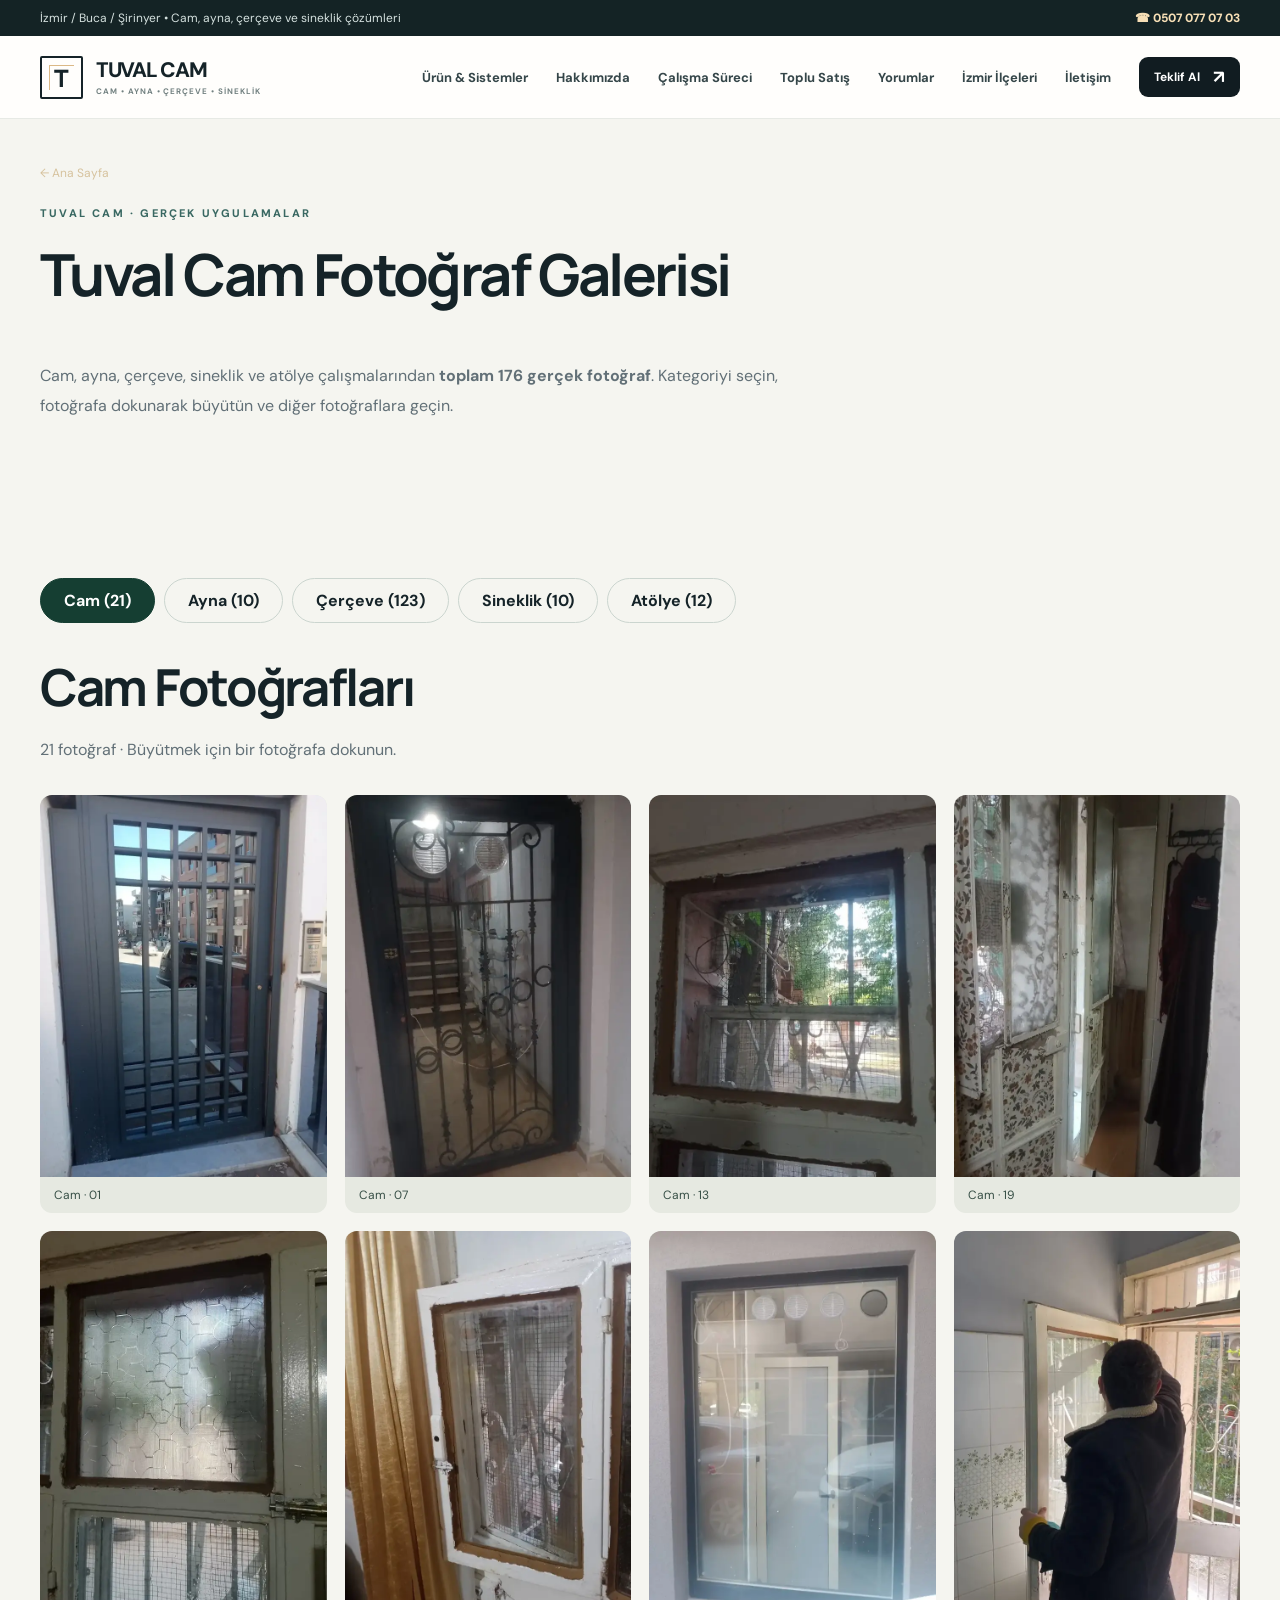
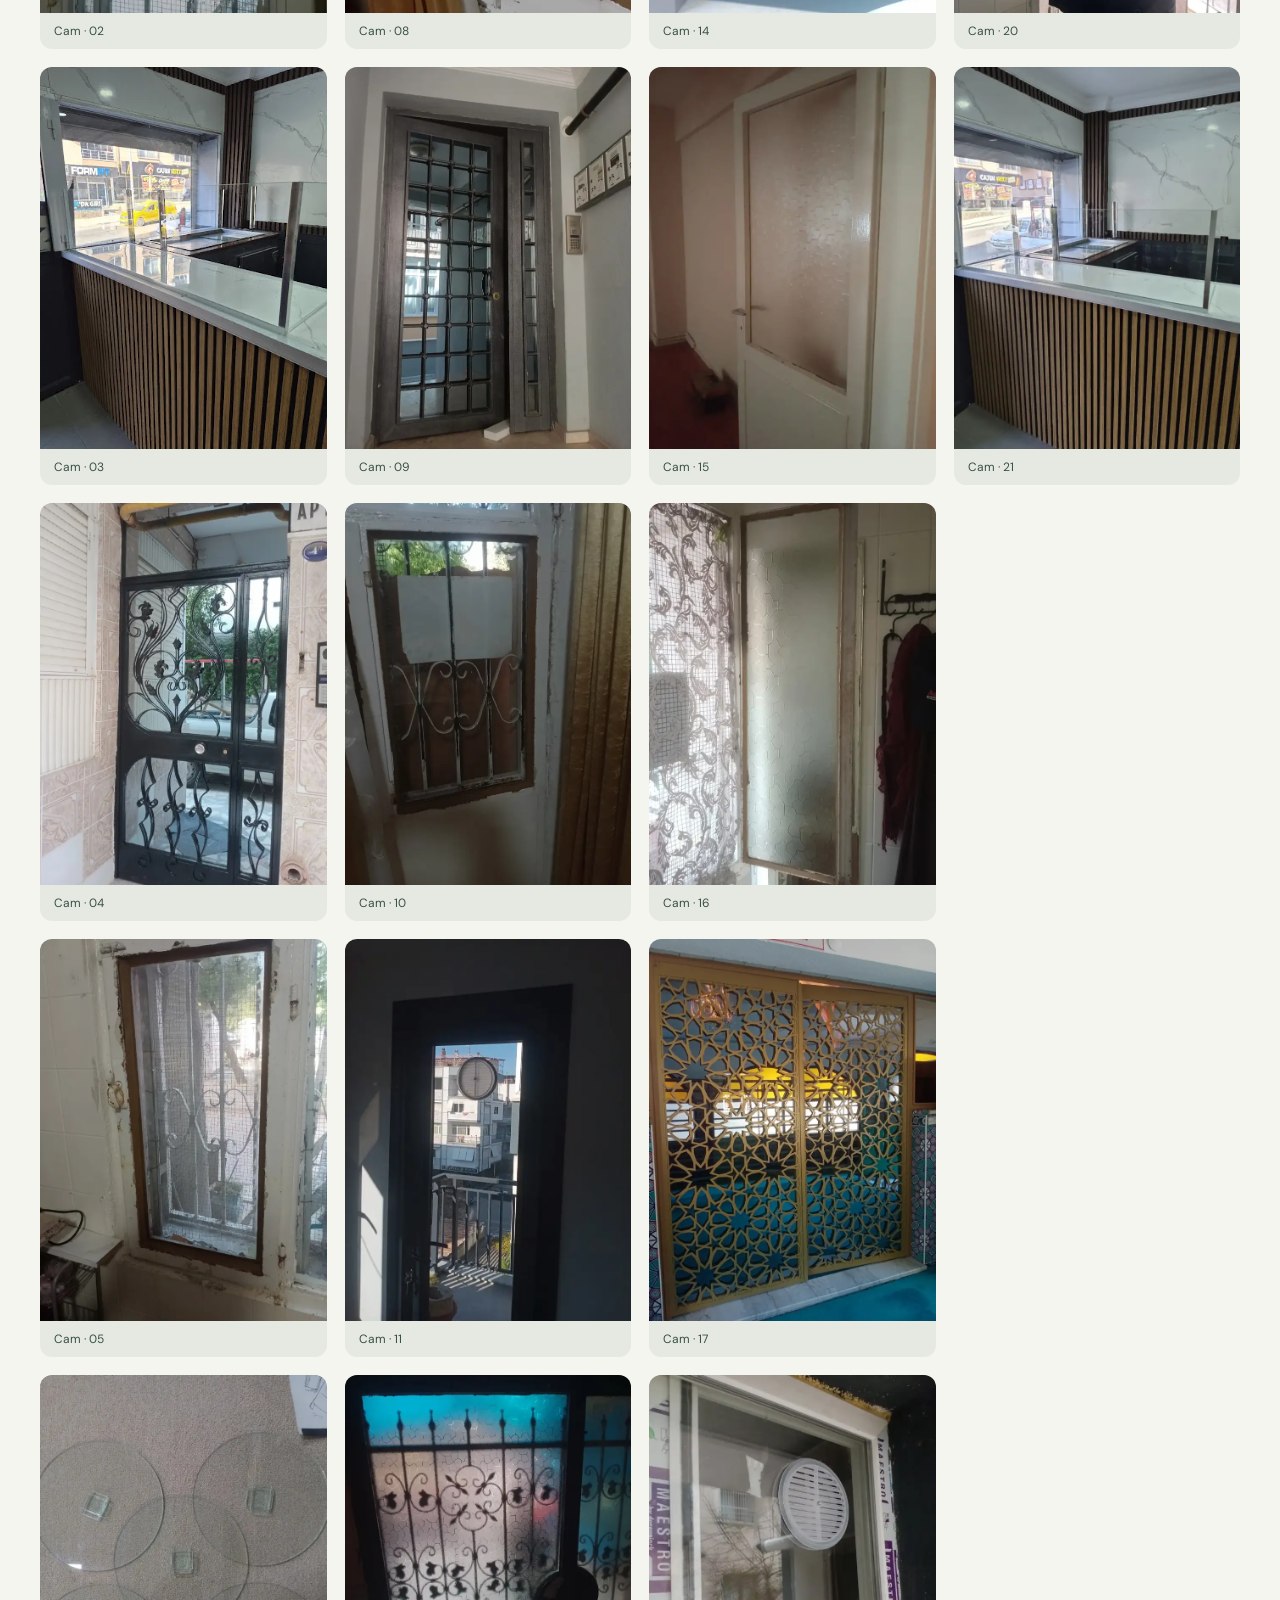
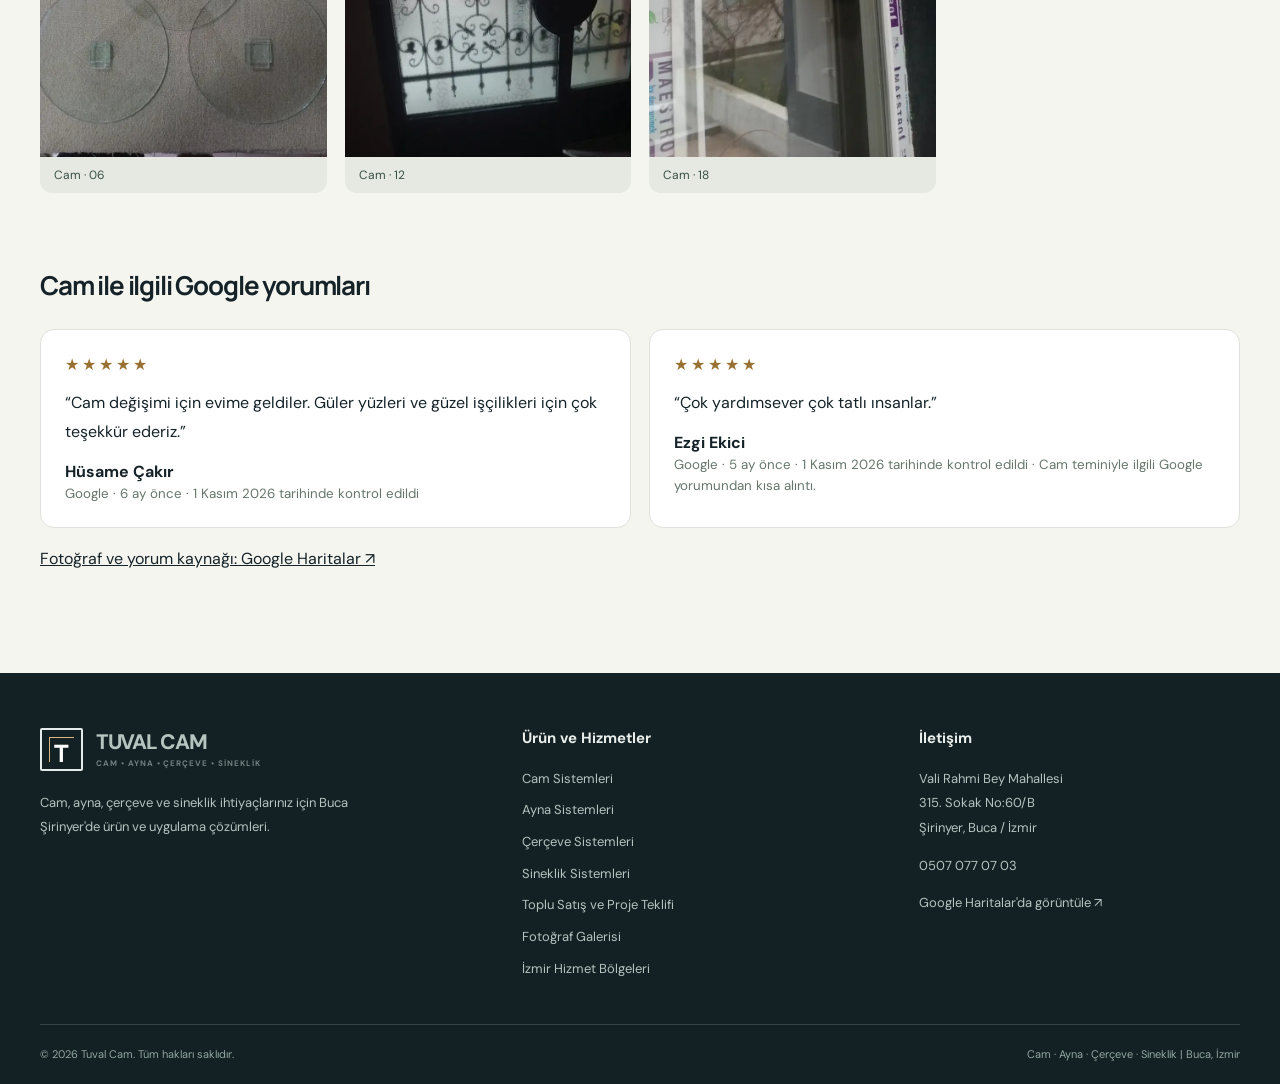
<file: galeri/index.html>
<!DOCTYPE html><html lang="tr"><head>
<meta charset="UTF-8"><meta name="viewport" content="width=device-width, initial-scale=1">
<meta name="theme-color" content="#111c21">
<title>Tuval Cam Fotoğraf Galerisi | 176 Cam, Ayna ve Çerçeve Fotoğrafı</title>
<meta name="description" content="Tuval Cam'ın Buca Şirinyer'de cam, ayna, çerçeve, sineklik ve atölye çalışmalarından derlenen 176 gerçek fotoğrafını inceleyin.">
<meta name="robots" content="index,follow,max-image-preview:large">
<link rel="icon" href="/favicon.ico" sizes="any">
<link rel="icon" href="/favicon-192x192.png" type="image/png" sizes="192x192">
<link rel="icon" href="/favicon-48x48.png" type="image/png" sizes="48x48">
<link rel="apple-touch-icon" href="/apple-touch-icon.png" sizes="180x180">
<link rel="canonical" href="https://www.tuvalcam.com/galeri/">
<meta property="og:type" content="website"><meta property="og:locale" content="tr_TR">
<meta property="og:site_name" content="Tuval Cam">
<meta property="og:title" content="Tuval Cam Fotoğraf Galerisi | 176 Gerçek Fotoğraf">
<meta property="og:description" content="Cam, ayna, çerçeve, sineklik ve atölyeden 176 fotoğraf.">
<meta property="og:url" content="https://www.tuvalcam.com/galeri/">
<meta property="og:image" content="https://www.tuvalcam.com/assets/gallery/photo-001.webp">
<link rel="preconnect" href="https://fonts.googleapis.com"><link rel="preconnect" href="https://fonts.gstatic.com" crossorigin="">
<link href="https://fonts.googleapis.com/css2?family=DM+Sans:wght@400;500;600;700;800&amp;family=Manrope:wght@400;500;600;700;800&amp;display=swap" rel="stylesheet">

<style>
:root{--ink:#152328;--dark:#111c21;--forest:#253b3d;--soft:#f4f5f1;--paper:#fdfdfb;--muted:#627077;--line:#dce3e1;--gold:#dbb987;--teal:#396862;--radius:18px;--wrap:1200px}
*{box-sizing:border-box}html{scroll-behavior:smooth}body{margin:0;font-family:"DM Sans",Arial,sans-serif;background:var(--paper);color:var(--ink);-webkit-font-smoothing:antialiased}h1,h2,h3,h4,p{margin-top:0}h1,h2,h3{font-family:Manrope,Arial,sans-serif;letter-spacing:-.045em}a{text-decoration:none;color:inherit}button,input,select,textarea{font:inherit}button{cursor:pointer}img{max-width:100%;display:block}a:focus-visible,button:focus-visible,input:focus-visible,select:focus-visible,textarea:focus-visible{outline:3px solid #dcaf65;outline-offset:3px}
.container{width:min(calc(100% - 48px),var(--wrap));margin-inline:auto}.eyebrow{text-transform:uppercase;letter-spacing:.2em;font-size:11px;font-weight:800;color:var(--teal)}.eyebrow.gold{color:#e7c89d}.section{padding:104px 0}.section-title{font-size:clamp(30px,4vw,51px);line-height:1.16;max-width:670px;margin:13px 0 19px}.lead{line-height:1.85;font-size:16px;color:var(--muted);max-width:680px}.actions{display:flex;gap:12px;align-items:center;flex-wrap:wrap}.btn{display:inline-flex;align-items:center;justify-content:center;gap:13px;padding:15px 21px;border-radius:9px;border:1px solid transparent;font-weight:800;font-size:13px;min-height:48px;transition:transform .2s,background .2s}.btn:hover{transform:translateY(-2px)}.btn.primary{background:var(--gold);color:#1d292c}.btn.light{background:#fff;color:var(--ink)}.btn.outline{border-color:#9daca9;color:var(--ink);background:transparent}.btn.dark{background:var(--dark);color:#fff}.btn.full{width:100%}.btn.small{padding:10px 14px;min-height:39px;font-size:12px}.arrow{font-size:18px;line-height:1}
.announcement{background:#142325;color:#d5e1df;font-size:12px}.announcement .container{display:flex;justify-content:space-between;align-items:center;gap:20px;padding:10px 0}.announcement a{font-weight:800;color:#f7dfb6}
.site-header{background:#fffefcdd;backdrop-filter:blur(16px);position:sticky;top:0;z-index:30;border-bottom:1px solid #e7eae5}.header-inner{height:82px;display:flex;align-items:center;justify-content:space-between;gap:20px}.brand{display:flex;align-items:center;gap:13px;flex-shrink:0}.mark{width:43px;height:43px;display:grid;place-items:center;border:2px solid var(--ink);border-radius:2px;position:relative;font-size:24px;font-family:Manrope;font-weight:800}.mark:before{content:"";position:absolute;inset:7px;border-left:1px solid var(--gold);border-top:1px solid var(--gold)}.brand-text{display:flex;flex-direction:column;font-size:21px;line-height:1.1;letter-spacing:-.06em;font-weight:800}.brand-text span{font-size:8px;letter-spacing:.12em;font-weight:700;margin-top:5px;color:#728181;white-space:nowrap}.header-nav{display:flex;align-items:center;gap:28px}.header-nav a{font-size:13px;font-weight:700;color:#354649}.header-nav a:hover{color:#ad8557}.menu-toggle{display:none;background:none;border:0;font-size:25px}
.hero{background:#111c21;position:relative;overflow:hidden;color:#fff;min-height:610px}.hero:before{content:"";position:absolute;inset:0;background:radial-gradient(circle at 68% 54%,#34514e 0,transparent 43%),linear-gradient(110deg,#10191f 16%,#152426 75%);opacity:1}.hero:after{content:"";position:absolute;width:680px;height:680px;border:1px solid #eacda62b;border-radius:50%;right:-220px;top:-250px;pointer-events:none}.hero-grid{position:relative;min-height:610px;display:grid;grid-template-columns:1.04fr .96fr;align-items:center;gap:6%;padding:74px 0}.hero h1{font-size:clamp(43px,5.7vw,76px);line-height:1.07;margin:18px 0 23px;max-width:700px}.hero h1 em{font-style:normal;color:var(--gold)}.hero-copy{max-width:530px;color:#c3cfcb;line-height:1.9;font-size:16px;margin-bottom:29px}.hero-visual{position:relative;min-height:420px;display:grid;place-items:center}.glass-art{width:90%;height:390px;border:12px solid #d2ad7d;position:relative;background:linear-gradient(132deg,#6b8790 0%,#d6dacf 41%,#688a7d 46%,#253839 100%);box-shadow:28px 27px 0 #ffffff0c,0 30px 80px #0005;transform:rotate(-3deg);overflow:hidden}.glass-art:before{content:"";position:absolute;inset:-80px 27% -80px 50%;transform:rotate(20deg);background:linear-gradient(90deg,transparent,#fff8,transparent);filter:blur(12px)}.glass-art:after{content:"";position:absolute;width:220px;height:450px;top:-85px;left:-80px;background:#ffffff20;transform:rotate(30deg);box-shadow:80px 0 0 #ffffff0b}.hero-visual .floating-note{position:absolute;bottom:14px;left:-15px;background:#faf8f3;color:var(--ink);padding:20px 27px;border-radius:8px;box-shadow:0 20px 50px #0004;max-width:245px}.floating-note strong{display:block;font-size:14px}.floating-note small{display:block;color:#61716d;line-height:1.6;margin-top:7px}.hero-mini{display:flex;align-items:center;gap:8px;font-size:12px;color:#e6e4d7;letter-spacing:.02em;margin-top:28px}.hero-mini:before{content:"";display:block;height:1px;width:36px;background:var(--gold)}.trust-strip{background:#eef1ed;border-bottom:1px solid var(--line)}.trust-inner{display:grid;grid-template-columns:repeat(3,1fr);gap:28px;padding:28px 0}.trust-item{display:flex;gap:15px;align-items:flex-start}.trust-icon{font-size:25px;color:#497368}.trust-item strong{display:block;font-size:13px;margin-bottom:5px}.trust-item p{margin:0;font-size:12px;color:#687a79;line-height:1.5}
.intro-flex{display:flex;align-items:end;justify-content:space-between;gap:36px;margin-bottom:32px}.intro-flex .lead{max-width:410px}.product-grid{display:grid;grid-template-columns:repeat(4,1fr);gap:16px}.product-card{border:1px solid var(--line);border-radius:15px;background:#fff;overflow:hidden;transition:box-shadow .25s,transform .25s;display:flex;flex-direction:column}.product-card:hover{box-shadow:0 18px 45px #1b33301a;transform:translateY(-4px)}.product-visual{height:208px;position:relative;display:grid;place-items:center;overflow:hidden;background:#e7ece8}.product-card:nth-child(2) .product-visual{background:#dfe7e5}.product-card:nth-child(3) .product-visual{background:#e9e3db}.product-card:nth-child(4) .product-visual{background:#e3e8e4}.tile-scene{width:145px;height:128px;position:relative;box-shadow:12px 16px 20px #17332b20}.tile-scene.cam{border:8px solid #ffffffb8;background:linear-gradient(135deg,#90aabaee 0 35%,#dee5eab9 36% 52%,#8da7afe8 53% 100%)}.tile-scene.ayna{border:10px solid #a98d61;background:linear-gradient(120deg,#b5c6c2 0 40%,#e7eee8 41% 59%,#a6b8b4 60%)}.tile-scene.cerceve{border:13px solid #4d3930;outline:4px solid #7e6854;background:linear-gradient(155deg,#dac7b0,#b6c4b0);display:flex;align-items:center;justify-content:center}.tile-scene.cerceve:after{content:"";width:63px;height:75px;background:#8b9b87;border-radius:50% 50% 0 0}.tile-scene.sineklik{border:9px solid #35484a;background:repeating-linear-gradient(0deg,#52696955 0 1px,transparent 1px 5px),repeating-linear-gradient(90deg,#52696955 0 1px,#b0c5bc99 1px 5px)}.product-info{padding:23px 22px 25px;display:flex;flex-direction:column;flex:1}.product-info h3{font-size:23px;margin:6px 0 8px}.product-info p{color:var(--muted);font-size:13px;line-height:1.75;margin-bottom:20px;flex:1}.text-link{font-size:12px;font-weight:800;color:#2c665b;display:inline-flex;gap:9px;align-items:center}
.about{background:#f1f4f1}.about-grid{display:grid;grid-template-columns:.9fr 1.1fr;gap:9%;align-items:center}.about-panel{min-height:410px;background:#283f3f;color:white;border-radius:15px;padding:48px;display:flex;flex-direction:column;justify-content:space-between;position:relative;overflow:hidden}.about-panel:before{content:"";position:absolute;right:-80px;bottom:-115px;border:1px solid #fff3;width:310px;height:310px;border-radius:50%}.about-panel strong{font-family:Manrope;font-size:36px;line-height:1.2;letter-spacing:-.045em;position:relative;max-width:340px}.about-panel span{letter-spacing:.19em;text-transform:uppercase;color:#b7d1c9;font-size:11px}.checks{display:grid;grid-template-columns:1fr 1fr;gap:17px;margin-top:28px}.check{font-size:13px;font-weight:700;display:flex;gap:10px}.check i{font-style:normal;color:var(--teal)}
.service-grid{display:grid;grid-template-columns:repeat(4,1fr);gap:16px;margin-top:35px}.service-box{border-top:2px solid #bbccbe;padding:22px 14px 4px 0}.step{color:#af8e62;font-size:12px;font-weight:800;letter-spacing:.1em}.service-box h3{font-size:19px;margin:18px 0 10px}.service-box p{font-size:13px;line-height:1.8;color:var(--muted)}
.b2b{background:var(--dark);color:#fff;position:relative;overflow:hidden}.b2b:before{content:"";position:absolute;right:-260px;top:-260px;width:670px;height:670px;border:1px solid #cda97942;border-radius:50%}.b2b-grid{display:grid;grid-template-columns:1fr 1fr;gap:7%;align-items:center;position:relative}.b2b .lead{color:#b9c8c4}.b2b-points{margin:26px 0 35px;padding:0;list-style:none}.b2b-points li{padding:11px 0;border-bottom:1px solid #ffffff20;font-size:14px;color:#e7edeb}.b2b-points li:before{content:"✓";color:var(--gold);margin-right:13px}.quote-form{background:#fff;color:var(--ink);border-radius:17px;padding:35px;box-shadow:0 25px 65px #0003}.quote-form h3{font-size:25px;margin-bottom:7px}.quote-form>p{font-size:13px;color:var(--muted);margin-bottom:24px;line-height:1.65}.form-grid{display:grid;grid-template-columns:1fr 1fr;gap:14px}.field{display:flex;flex-direction:column;gap:7px;margin-bottom:14px}.field.wide{grid-column:span 2}.field label{font-size:11px;font-weight:800;letter-spacing:.02em}.field input,.field select,.field textarea{width:100%;border:1px solid #d7dedc;background:#f9faf8;border-radius:8px;padding:12px 13px;color:var(--ink);font-size:13px;min-height:43px}.field textarea{min-height:90px;resize:vertical}.form-note{font-size:11px;color:#637373;line-height:1.6;margin:14px 0 0}
.reviews{background:#f6f7f3}.reviews-grid{display:grid;grid-template-columns:repeat(3,1fr);gap:15px;margin:31px 0}.review{background:#fff;border:1px solid var(--line);padding:28px;border-radius:13px}.review .stars{color:#c49b63;letter-spacing:.18em;font-size:15px}.review h3{font-size:18px;margin:18px 0 10px}.review p{font-size:13px;color:var(--muted);line-height:1.8;margin:0}.review-note{font-size:12px;color:var(--muted)}
.gallery-banner{border-radius:16px;background:linear-gradient(110deg,#e2e9e4,#f6f5ef);padding:40px;display:flex;justify-content:space-between;align-items:center;gap:20px}.gallery-banner h3{font-size:24px;margin:10px 0}.gallery-banner p{color:var(--muted);margin:0;line-height:1.65;font-size:13px;max-width:590px}
.faq-grid{display:grid;grid-template-columns:.75fr 1.25fr;gap:8%}.faq-items details{border-bottom:1px solid var(--line);padding:20px 0}.faq-items summary{cursor:pointer;list-style:none;font-size:15px;font-weight:800;display:flex;justify-content:space-between;gap:20px}.faq-items summary:after{content:"+";font-size:22px;color:var(--teal)}.faq-items details[open] summary:after{content:"−"}.faq-items details p{color:var(--muted);font-size:13px;line-height:1.85;padding-top:14px;margin:0}
.contact{background:#e8efea}.contact-inner{display:grid;grid-template-columns:1fr auto;gap:24px;align-items:center}.contact h2{font-size:clamp(29px,4vw,44px);margin:10px 0 12px}.contact p{color:#5d706a;line-height:1.75;margin-bottom:0;font-size:14px}footer{background:#142124;color:#e9eeeb;padding:55px 0 23px}.footer-grid{display:grid;grid-template-columns:1.25fr 1fr .95fr;gap:60px}.footer-grid p,.footer-grid a{color:#b4c4bf;font-size:13px;line-height:1.9}.footer-grid h4{font-size:15px;letter-spacing:0;margin-bottom:19px}.footer-grid nav{display:flex;flex-direction:column;gap:7px}.footer-grid nav a:hover{color:#fff}.copyright{border-top:1px solid #ffffff25;margin-top:43px;padding-top:22px;color:#92a7a1;font-size:11px;display:flex;justify-content:space-between;gap:20px}
.detail-page{background:#fff}.detail-hero{background:#192b2d;color:#fff;padding:78px 0 74px}.detail-hero-inner{display:flex;justify-content:space-between;align-items:center;gap:50px}.detail-hero h1{font-size:clamp(36px,5vw,64px);line-height:1.14;margin:14px 0 18px}.detail-hero p{line-height:1.9;color:#c7d4d0;font-size:16px;max-width:620px}.breadcrumb{font-size:12px;color:#d6c29d;display:block;margin-bottom:20px}.detail-figure{min-width:250px;height:230px;border:1px solid #ffffff3d;display:grid;place-items:center;transform:rotate(2deg)}.detail-figure .tile-scene{transform:scale(1.2)}.detail-content{display:grid;grid-template-columns:1fr 330px;gap:55px;align-items:start;padding-top:65px;padding-bottom:90px}.detail-content h2{font-size:32px;margin:0 0 14px}.detail-content .lead{margin-bottom:29px}.option-grid{display:grid;grid-template-columns:repeat(2,1fr);gap:15px;margin:24px 0 39px}.option-card{border:1px solid var(--line);border-radius:12px;padding:23px;background:#fafbf8}.option-card .option-num{font-size:11px;color:#a8865d;font-weight:800}.option-card h3{font-size:18px;margin:13px 0 10px}.option-card p{color:var(--muted);font-size:13px;line-height:1.75;margin:0}.detail-side{position:sticky;top:111px;border:1px solid var(--line);background:#f5f7f4;border-radius:14px;padding:28px}.detail-side h3{font-size:22px}.detail-side p{color:var(--muted);font-size:13px;line-height:1.75}.detail-side .btn{margin-top:12px}.detail-side a{word-break:break-word}.notes{font-size:12px;color:#657571;line-height:1.8;border-left:3px solid #c2a070;padding-left:17px}
.whatsapp-float{position:fixed;right:21px;bottom:21px;z-index:50;background:#187d58;color:white;border-radius:100px;display:flex;align-items:center;gap:9px;padding:14px 19px;font-size:12px;font-weight:800;box-shadow:0 10px 40px #0a4f293d}
[hidden]{display:none!important}
@media(max-width:1020px){.header-nav{gap:16px}.header-nav a{font-size:12px}.product-grid{grid-template-columns:repeat(2,1fr)}.service-grid{grid-template-columns:repeat(2,1fr)}.hero-grid{gap:2%}.glass-art{width:84%;height:310px}.hero-visual{min-height:340px}.b2b-grid{gap:4%}.footer-grid{gap:25px}}
@media(max-width:760px){.container{width:min(calc(100% - 36px),var(--wrap))}.announcement .container{justify-content:center;text-align:center}.announcement .small-note{display:none}.header-inner{height:70px}.menu-toggle{display:block}.header-nav{display:none;position:absolute;left:0;right:0;top:70px;background:#fff;flex-direction:column;align-items:stretch;gap:0;padding:15px 24px 25px;border-bottom:1px solid var(--line);box-shadow:0 20px 30px #0001}.header-nav.open{display:flex}.header-nav a{padding:13px 4px;font-size:14px}.header-nav .btn{margin-top:10px}.hero-grid{grid-template-columns:1fr;padding:62px 0 35px;min-height:auto}.hero h1{font-size:clamp(38px,10vw,60px)}.hero-visual{min-height:260px}.glass-art{height:225px;width:220px}.floating-note{left:0!important;bottom:0!important;padding:13px 19px!important}.hero-mini{margin-bottom:5px}.trust-inner{grid-template-columns:1fr;gap:17px}.section{padding:69px 0}.intro-flex{display:block}.product-grid{grid-template-columns:repeat(2,1fr)}.product-visual{height:150px}.tile-scene{transform:scale(.76)}.product-info{padding:18px 15px}.product-info h3{font-size:20px}.about-grid,.b2b-grid,.faq-grid,.contact-inner,.detail-content,.footer-grid{grid-template-columns:1fr}.about-panel{min-height:270px;padding:31px}.about-panel strong{font-size:29px}.service-grid{gap:9px}.b2b-grid{gap:36px}.quote-form{padding:26px}.reviews-grid{grid-template-columns:1fr}.gallery-banner{flex-direction:column;align-items:start;padding:28px}.footer-grid{gap:30px}.copyright{flex-direction:column}.contact-inner .actions{margin-top:8px}.detail-hero-inner{display:block}.detail-hero{padding:55px 0}.detail-figure{display:none}.detail-content{gap:24px;padding-top:45px;padding-bottom:65px}.detail-side{position:static}.whatsapp-float{right:12px;bottom:12px}}
@media(max-width:410px){.product-grid,.option-grid,.form-grid{grid-template-columns:1fr}.field.wide{grid-column:span 1}.hero-visual{display:none}.checks{grid-template-columns:1fr}.site-header .brand-text{font-size:19px}}


 .product-card .product-visual{position:relative;background:#e5eae2;overflow:hidden}
 .product-card .product-visual>img{display:block;width:100%;height:100%;min-height:238px;object-fit:cover;transition:transform .48s ease,filter .48s;filter:saturate(.90)}
 .product-card:hover .product-visual>img{transform:scale(1.065);filter:saturate(1.07)}
 .product-card .product-info>p{line-height:1.75}
 .real-gallery{background:#f1f3ef}
 .new-photo-grid{display:grid;grid-template-columns:repeat(4,minmax(0,1fr));gap:18px;margin-top:36px}
 .new-photo-card{display:block;background:white;border:1px solid #dde2de;border-radius:8px;overflow:hidden;box-shadow:0 13px 35px #192d2b12;transition:transform .25s,box-shadow .25s}
 .new-photo-card:hover{transform:translateY(-5px);box-shadow:0 23px 44px #192d2b21}
 .new-photo-wrap{position:relative;aspect-ratio:4/5;overflow:hidden;background:#d4dad3}
 .new-photo-wrap img{display:block;width:100%;height:100%;object-fit:cover;transition:transform .4s}
 .new-photo-card:hover img{transform:scale(1.05)}
 .new-photo-index{position:absolute;top:14px;left:14px;background:#f9faf2e9;padding:5px 9px;font-size:10px;font-weight:700;letter-spacing:.12em;color:#2b4b3f;border-radius:2px}
 .new-photo-copy{padding:20px 19px 22px;display:flex;flex-direction:column;gap:10px}
 .new-photo-copy strong{font-size:21px;line-height:1.2;letter-spacing:-.025em}
 .new-photo-copy span{font-size:12px;color:#63736a;display:flex;justify-content:space-between}
 .new-photo-copy b{color:#aa8248}
 .gallery-trust{display:flex;flex-wrap:wrap;justify-content:space-between;gap:15px;align-items:center;margin-top:24px;font-size:11px;color:#65766b}
 .gallery-trust a{font-weight:700;border-bottom:1px solid #a77e49;color:#31473c}
 .detail-figure{position:relative;overflow:hidden}
 #detail-icon{position:relative;display:block;width:100%;height:100%;overflow:hidden}
 #detail-icon .new-detail-image{width:100%;height:100%;min-height:320px;object-fit:cover;display:block}
 .category-real{background:#f3f5f1;padding:60px 0 75px}
 .category-real h2{font-size:clamp(32px,4.5vw,48px);margin-bottom:12px}
 .category-real .real-lead{max-width:700px;line-height:1.8;font-size:15px}
 .category-real-grid{display:grid;grid-template-columns:repeat(3,minmax(0,1fr));gap:18px;margin:28px 0}
 .category-real-grid figure{margin:0;background:white;border-radius:7px;overflow:hidden;border:1px solid #dce1d9}
 .category-real-grid a{display:block;aspect-ratio:4/3;background:#dfe5da;overflow:hidden}
 .category-real-grid img{width:100%;height:100%;object-fit:cover;display:block;transition:transform .35s}
 .category-real-grid a:hover img{transform:scale(1.04)}
 .category-real-grid figcaption{padding:13px 16px;font-size:12px;color:#32473b}
 .spec-row{display:grid;grid-template-columns:repeat(3,1fr);gap:14px;margin:30px 0}
 .spec-row>div{background:#fff;border:1px solid #dae2d9;padding:20px;border-radius:5px}
 .spec-row small{display:block;color:#8a704e;font-size:10px;text-transform:uppercase;letter-spacing:.12em;margin-bottom:9px}
 .spec-row strong{font-size:13px;line-height:1.5;display:block}
 .real-gallery .btn,.category-real .btn{margin-top:8px}
 .category-real .real-note{margin-top:18px;font-size:11px;color:#637467}
 @media(max-width:950px){.new-photo-grid{grid-template-columns:repeat(2,1fr)}.category-real-grid{grid-template-columns:repeat(2,1fr)}}
 @media(max-width:600px){.new-photo-grid{gap:12px}.new-photo-wrap{aspect-ratio:4/4.7}.new-photo-copy{padding:14px 12px}.new-photo-copy strong{font-size:16px}.new-photo-copy span{font-size:10px}.gallery-trust{font-size:10px}.category-real{padding:45px 0 60px}.category-real-grid{gap:12px}.category-real-grid figcaption{padding:10px;font-size:11px}.spec-row{grid-template-columns:1fr;gap:9px;margin:22px 0}.spec-row>div{padding:16px}}
 

.product-card .product-visual>.tuval-thumb{display:block;width:100%;height:100%;min-height:238px;position:relative;background-image:none;background-repeat:no-repeat;background-size:200% 200%}
.tuval-thumb.cam{background-position:0% 0%}.tuval-thumb.ayna{background-position:100% 0%}.tuval-thumb.cerceve{background-position:0% 100%}.tuval-thumb.sineklik{background-position:100% 100%}
.detail-figure #detail-icon>.tuval-detail-thumb{display:block;width:100%;height:100%;min-height:340px;background-image:none;background-repeat:no-repeat;background-size:200% 200%}
.tuval-detail-thumb.cam{background-position:0 0}.tuval-detail-thumb.ayna{background-position:100% 0}.tuval-detail-thumb.cerceve{background-position:0 100%}.tuval-detail-thumb.sineklik{background-position:100% 100%}
.tuval-thumb::after{content:'Temsili görsel';position:absolute;right:10px;bottom:10px;background:#ffffffd9;padding:5px 9px;border-radius:3px;font-size:10px;color:#41514a}

.gallery-page-intro{padding:46px 0 20px}.gallery-page-intro h1{font-size:clamp(32px,5vw,58px);margin-top:12px}.gallery-page-intro .lead{max-width:760px}.gallery-tabs{margin-top:18px}.photo-grid{padding-bottom:20px}
</style>
<link rel="stylesheet" href="/photo-gallery.css">
<script type="application/ld+json">{"@context":"https://schema.org","@graph":[{"@type":"CollectionPage","name":"Tuval Cam Fotoğraf Galerisi","description":"Tuval Cam Buca Şirinyer cam, ayna, çerçeve, sineklik ve atölye uygulamalarından 176 fotoğraf.","url":"https://www.tuvalcam.com/galeri/","isPartOf":{"@id":"https://www.tuvalcam.com/#website"},"@id":"https://www.tuvalcam.com/galeri/","about":{"@id":"https://www.tuvalcam.com/#isletme"},"inLanguage":"tr-TR"},{"@type":"BreadcrumbList","itemListElement":[{"@type":"ListItem","position":1,"name":"Ana Sayfa","item":"https://www.tuvalcam.com/"},{"@type":"ListItem","position":2,"name":"Fotoğraf Galerisi","item":"https://www.tuvalcam.com/galeri/"}]}]}</script>
</head><body>

<div class="announcement"><div class="container"><span>İzmir / Buca / Şirinyer • Cam, ayna, çerçeve ve sineklik çözümleri</span><a href="tel:+905070770703" class="small-note">☎ 0507 077 07 03</a></div></div>

<header class="site-header"><div class="container header-inner">
<a href="/" class="brand" aria-label="Tuval Cam ana sayfa"><span class="mark" aria-hidden="true">T</span><span class="brand-text">TUVAL CAM<span>CAM • AYNA • ÇERÇEVE • SİNEKLİK</span></span></a>
<button class="menu-toggle" id="menuToggle" aria-label="Menüyü aç" aria-expanded="false">☰</button>
<nav class="header-nav" id="mainNav" aria-label="Ana menü"><a href="/#urunler">Ürün &amp; Sistemler</a><a href="/#hakkimizda">Hakkımızda</a><a href="/#surec">Çalışma Süreci</a><a href="/#kurumsal">Toplu Satış</a><a href="https://www.google.com/maps/place//data=!4m4!3m3!1s0x0:0x563c4e7b254686a7!9m1!1b1?hl=tr" target="_blank" rel="noopener noreferrer">Yorumlar</a><a href="/izmir/">İzmir İlçeleri</a><a href="/#iletisim">İletişim</a><a class="btn dark small" href="/#kurumsal">Teklif Al <span class="arrow">↗</span></a></nav>
</div></header>
<main class="full-gallery">
<section class="container gallery-page-intro"><a href="/" class="breadcrumb">← Ana Sayfa</a><span class="eyebrow">TUVAL CAM · GERÇEK UYGULAMALAR</span>
<h1>Tuval Cam Fotoğraf Galerisi</h1>
<p class="lead">Cam, ayna, çerçeve, sineklik ve atölye çalışmalarından <strong>toplam 176 gerçek fotoğraf</strong>. Kategoriyi seçin, fotoğrafa dokunarak büyütün ve diğer fotoğraflara geçin.</p>
</section>
<section class="section"><div class="container">
<nav class="gallery-tabs" aria-label="Fotoğraf kategorileri"><a href="/galeri/?kategori=cam" data-category="cam" class="active" aria-current="page">Cam (21)</a>
<a href="/galeri/?kategori=ayna" data-category="ayna">Ayna (10)</a>
<a href="/galeri/?kategori=cerceve" data-category="cerceve">Çerçeve (123)</a>
<a href="/galeri/?kategori=sineklik" data-category="sineklik">Sineklik (10)</a>
<a href="/galeri/?kategori=atolye" data-category="atolye">Atölye (12)</a></nav>
<h2 id="gallery-title" class="section-title">Cam Fotoğrafları</h2>
<p class="lead" id="gallery-count">21 cam fotoğrafı · Farklı ürün grupları için kategori seçin.</p>
<div id="photo-grid" class="photo-grid">
<a class="photo-card" href="/assets/gallery/photo-001.webp" aria-label="Cam fotoğrafı 1"><img src="/assets/gallery/photo-001.webp" alt="Tuval Cam İzmir cam uygulama fotoğrafı 1" loading="eager" decoding="async" width="750" height="1000"><span>Cam · 01</span></a>
<a class="photo-card" href="/assets/gallery/photo-013.webp" aria-label="Cam fotoğrafı 2"><img src="/assets/gallery/photo-013.webp" alt="Tuval Cam İzmir cam uygulama fotoğrafı 2" loading="eager" decoding="async" width="750" height="1000"><span>Cam · 02</span></a>
<a class="photo-card" href="/assets/gallery/photo-015.webp" aria-label="Cam fotoğrafı 3"><img src="/assets/gallery/photo-015.webp" alt="Tuval Cam İzmir cam uygulama fotoğrafı 3" loading="eager" decoding="async" width="750" height="1000"><span>Cam · 03</span></a>
<a class="photo-card" href="/assets/gallery/photo-025.webp" aria-label="Cam fotoğrafı 4"><img src="/assets/gallery/photo-025.webp" alt="Tuval Cam İzmir cam uygulama fotoğrafı 4" loading="eager" decoding="async" width="750" height="1000"><span>Cam · 04</span></a>
<a class="photo-card" href="/assets/gallery/photo-033.webp" aria-label="Cam fotoğrafı 5"><img src="/assets/gallery/photo-033.webp" alt="Tuval Cam İzmir cam uygulama fotoğrafı 5" loading="lazy" decoding="async" width="750" height="1000"><span>Cam · 05</span></a>
<a class="photo-card" href="/assets/gallery/photo-040.webp" aria-label="Cam fotoğrafı 6"><img src="/assets/gallery/photo-040.webp" alt="Tuval Cam İzmir cam uygulama fotoğrafı 6" loading="lazy" decoding="async" width="750" height="1000"><span>Cam · 06</span></a>
<a class="photo-card" href="/assets/gallery/photo-044.webp" aria-label="Cam fotoğrafı 7"><img src="/assets/gallery/photo-044.webp" alt="Tuval Cam İzmir cam uygulama fotoğrafı 7" loading="lazy" decoding="async" width="750" height="1000"><span>Cam · 07</span></a>
<a class="photo-card" href="/assets/gallery/photo-052.webp" aria-label="Cam fotoğrafı 8"><img src="/assets/gallery/photo-052.webp" alt="Tuval Cam İzmir cam uygulama fotoğrafı 8" loading="lazy" decoding="async" width="750" height="1000"><span>Cam · 08</span></a>
<a class="photo-card" href="/assets/gallery/photo-063.webp" aria-label="Cam fotoğrafı 9"><img src="/assets/gallery/photo-063.webp" alt="Tuval Cam İzmir cam uygulama fotoğrafı 9" loading="lazy" decoding="async" width="750" height="1000"><span>Cam · 09</span></a>
<a class="photo-card" href="/assets/gallery/photo-068.webp" aria-label="Cam fotoğrafı 10"><img src="/assets/gallery/photo-068.webp" alt="Tuval Cam İzmir cam uygulama fotoğrafı 10" loading="lazy" decoding="async" width="750" height="1000"><span>Cam · 10</span></a>
<a class="photo-card" href="/assets/gallery/photo-080.webp" aria-label="Cam fotoğrafı 11"><img src="/assets/gallery/photo-080.webp" alt="Tuval Cam İzmir cam uygulama fotoğrafı 11" loading="lazy" decoding="async" width="750" height="1000"><span>Cam · 11</span></a>
<a class="photo-card" href="/assets/gallery/photo-084.webp" aria-label="Cam fotoğrafı 12"><img src="/assets/gallery/photo-084.webp" alt="Tuval Cam İzmir cam uygulama fotoğrafı 12" loading="lazy" decoding="async" width="750" height="1000"><span>Cam · 12</span></a>
<a class="photo-card" href="/assets/gallery/photo-087.webp" aria-label="Cam fotoğrafı 13"><img src="/assets/gallery/photo-087.webp" alt="Tuval Cam İzmir cam uygulama fotoğrafı 13" loading="lazy" decoding="async" width="750" height="1000"><span>Cam · 13</span></a>
<a class="photo-card" href="/assets/gallery/photo-092.webp" aria-label="Cam fotoğrafı 14"><img src="/assets/gallery/photo-092.webp" alt="Tuval Cam İzmir cam uygulama fotoğrafı 14" loading="lazy" decoding="async" width="750" height="1000"><span>Cam · 14</span></a>
<a class="photo-card" href="/assets/gallery/photo-112.webp" aria-label="Cam fotoğrafı 15"><img src="/assets/gallery/photo-112.webp" alt="Tuval Cam İzmir cam uygulama fotoğrafı 15" loading="lazy" decoding="async" width="750" height="1000"><span>Cam · 15</span></a>
<a class="photo-card" href="/assets/gallery/photo-114.webp" aria-label="Cam fotoğrafı 16"><img src="/assets/gallery/photo-114.webp" alt="Tuval Cam İzmir cam uygulama fotoğrafı 16" loading="lazy" decoding="async" width="750" height="1000"><span>Cam · 16</span></a>
<a class="photo-card" href="/assets/gallery/photo-117.webp" aria-label="Cam fotoğrafı 17"><img src="/assets/gallery/photo-117.webp" alt="Tuval Cam İzmir cam uygulama fotoğrafı 17" loading="lazy" decoding="async" width="750" height="1000"><span>Cam · 17</span></a>
<a class="photo-card" href="/assets/gallery/photo-122.webp" aria-label="Cam fotoğrafı 18"><img src="/assets/gallery/photo-122.webp" alt="Tuval Cam İzmir cam uygulama fotoğrafı 18" loading="lazy" decoding="async" width="750" height="1000"><span>Cam · 18</span></a>
<a class="photo-card" href="/assets/gallery/photo-123.webp" aria-label="Cam fotoğrafı 19"><img src="/assets/gallery/photo-123.webp" alt="Tuval Cam İzmir cam uygulama fotoğrafı 19" loading="lazy" decoding="async" width="750" height="1000"><span>Cam · 19</span></a>
<a class="photo-card" href="/assets/gallery/photo-125.webp" aria-label="Cam fotoğrafı 20"><img src="/assets/gallery/photo-125.webp" alt="Tuval Cam İzmir cam uygulama fotoğrafı 20" loading="lazy" decoding="async" width="750" height="1000"><span>Cam · 20</span></a>
<a class="photo-card" href="/assets/gallery/photo-126.webp" aria-label="Cam fotoğrafı 21"><img src="/assets/gallery/photo-126.webp" alt="Tuval Cam İzmir cam uygulama fotoğrafı 21" loading="lazy" decoding="async" width="750" height="1000"><span>Cam · 21</span></a>
</div>
<section id="product-reviews" class="product-reviews"></section>
</div></section>
</main>
<footer><div class="container"><div class="footer-grid"><div><a href="/" class="brand"><span class="mark" style="border-color:#e4ebea;color:#fff">T</span><span class="brand-text">TUVAL CAM<span>CAM • AYNA • ÇERÇEVE • SİNEKLİK</span></span></a><p style="margin-top:20px;max-width:330px">Cam, ayna, çerçeve ve sineklik ihtiyaçlarınız için Buca Şirinyer'de ürün ve uygulama çözümleri.</p></div><div><h4>Ürün ve Hizmetler</h4><nav><a href="/cam/">Cam Sistemleri</a><a href="/ayna/">Ayna Sistemleri</a><a href="/cerceve/">Çerçeve Sistemleri</a><a href="/sineklik/">Sineklik Sistemleri</a><a href="/#kurumsal">Toplu Satış ve Proje Teklifi</a><a href="/galeri/">Fotoğraf Galerisi</a><a href="/izmir/">İzmir Hizmet Bölgeleri</a></nav></div><div><h4>İletişim</h4><p>Vali Rahmi Bey Mahallesi<br>315. Sokak No:60/B<br>Şirinyer, Buca / İzmir</p><p><a href="tel:+905070770703">0507 077 07 03</a></p><a target="_blank" rel="noopener noreferrer" href="https://www.google.com/maps/search/?api=1&amp;query=Tuval+Cam+Buca">Google Haritalar'da görüntüle ↗</a></div></div><div class="copyright"><span>© 2026 Tuval Cam. Tüm hakları saklıdır.</span><span>Cam · Ayna · Çerçeve · Sineklik | Buca, İzmir</span></div></div></footer>
<dialog id="photo-dialog" aria-label="Fotoğraf görüntüleyici"><button id="photo-close" aria-label="Fotoğrafı kapat">×</button><button id="photo-prev" aria-label="Önceki fotoğraf">‹</button><figure><img id="photo-large" alt=""><figcaption id="photo-caption"></figcaption></figure><button id="photo-next" aria-label="Sonraki fotoğraf">›</button></dialog>
<script src="/photo-gallery.js"></script>
<script>
(function(){
 const kinds=['cam','ayna','cerceve','sineklik','atolye'];
 const current=()=>{const p=new URLSearchParams(location.search).get('kategori');return kinds.includes(p)?p:'cam';};
 function show(category){renderGallery(category);document.querySelectorAll('[data-category]').forEach(a=>{const yes=a.dataset.category===category;a.classList.toggle('active',yes);if(yes)a.setAttribute('aria-current','page');else a.removeAttribute('aria-current')});}
 document.querySelectorAll('[data-category]').forEach(a=>a.addEventListener('click',function(e){e.preventDefault();const cat=this.dataset.category;history.pushState({},'', '/galeri/?kategori='+encodeURIComponent(cat));show(cat);window.scrollTo({top:0,behavior:'smooth'})}));
 window.addEventListener('popstate',()=>show(current()));
 document.getElementById('menuToggle')?.addEventListener('click',function(){const n=document.getElementById('mainNav');const open=n.classList.toggle('open');this.setAttribute('aria-expanded',open?'true':'false')});
 initPhotoDialog();
 show(current());
})();
</script>
</body></html>
</file>
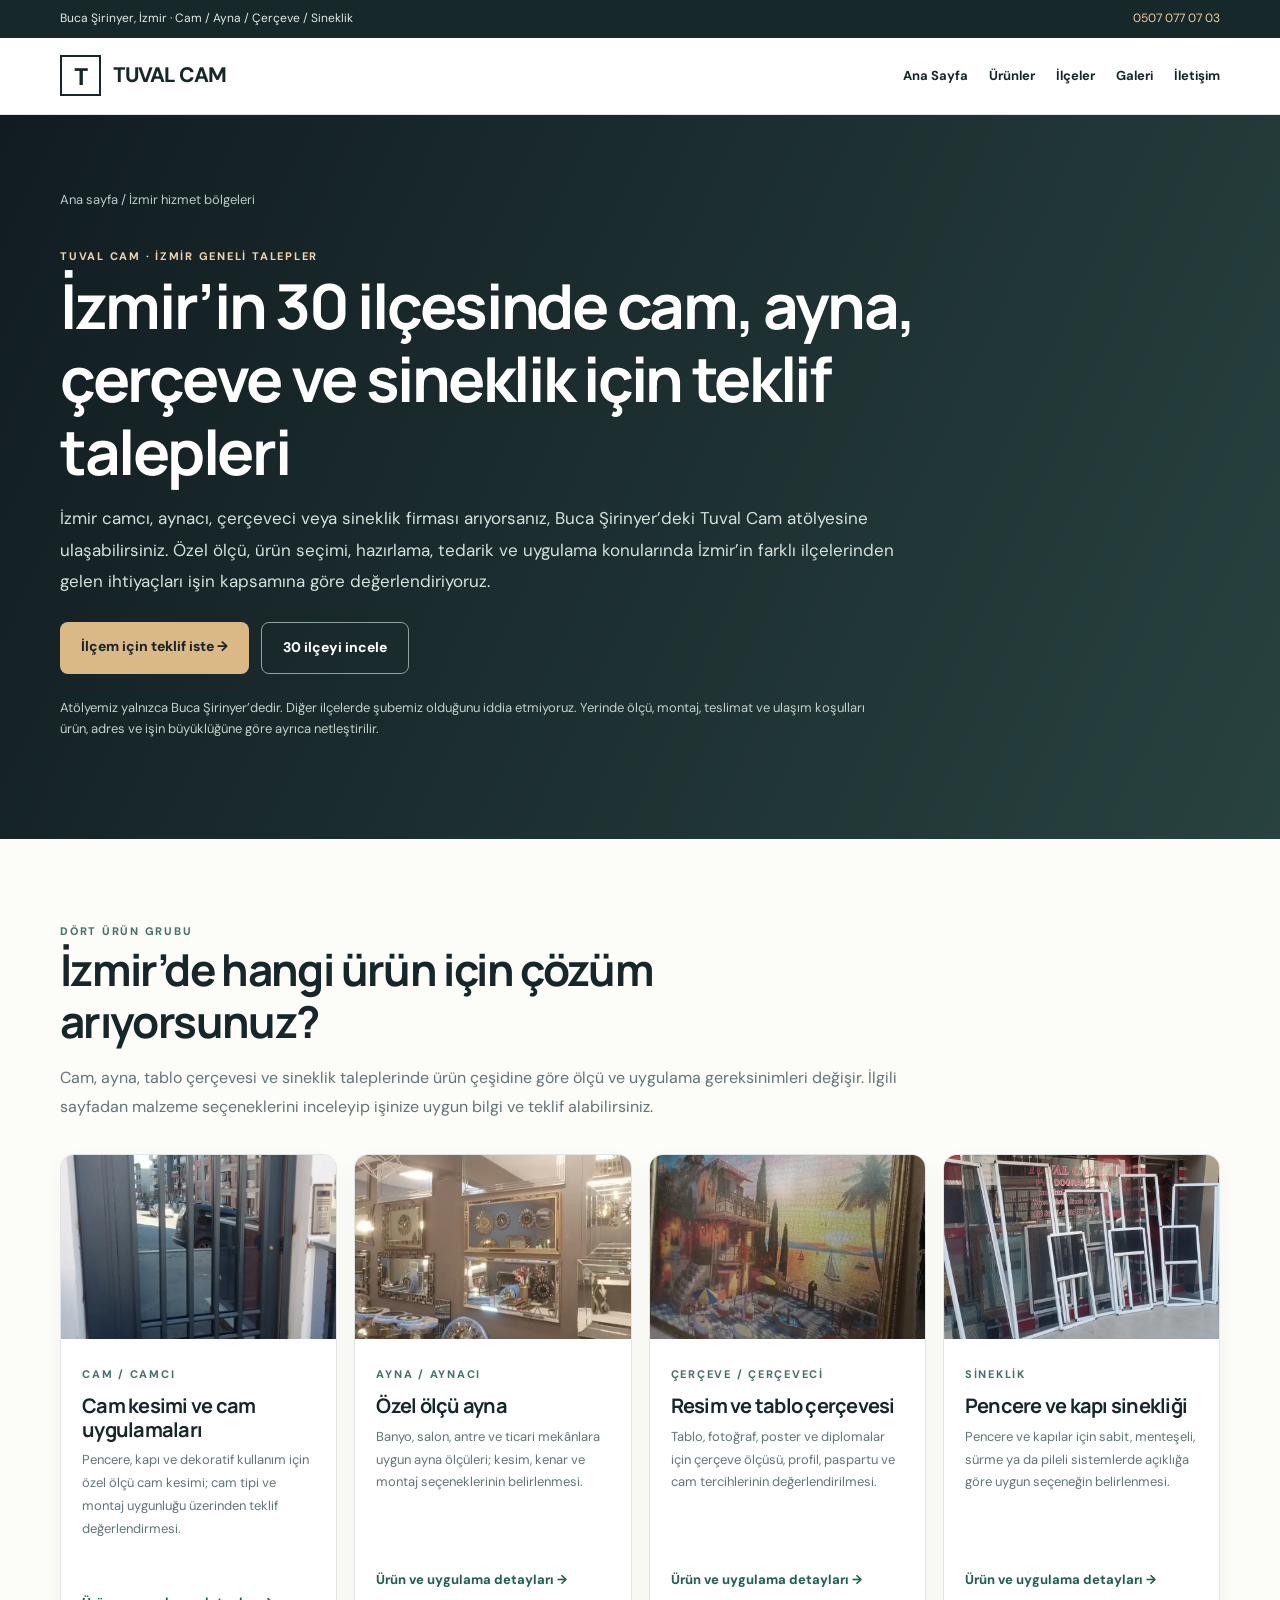
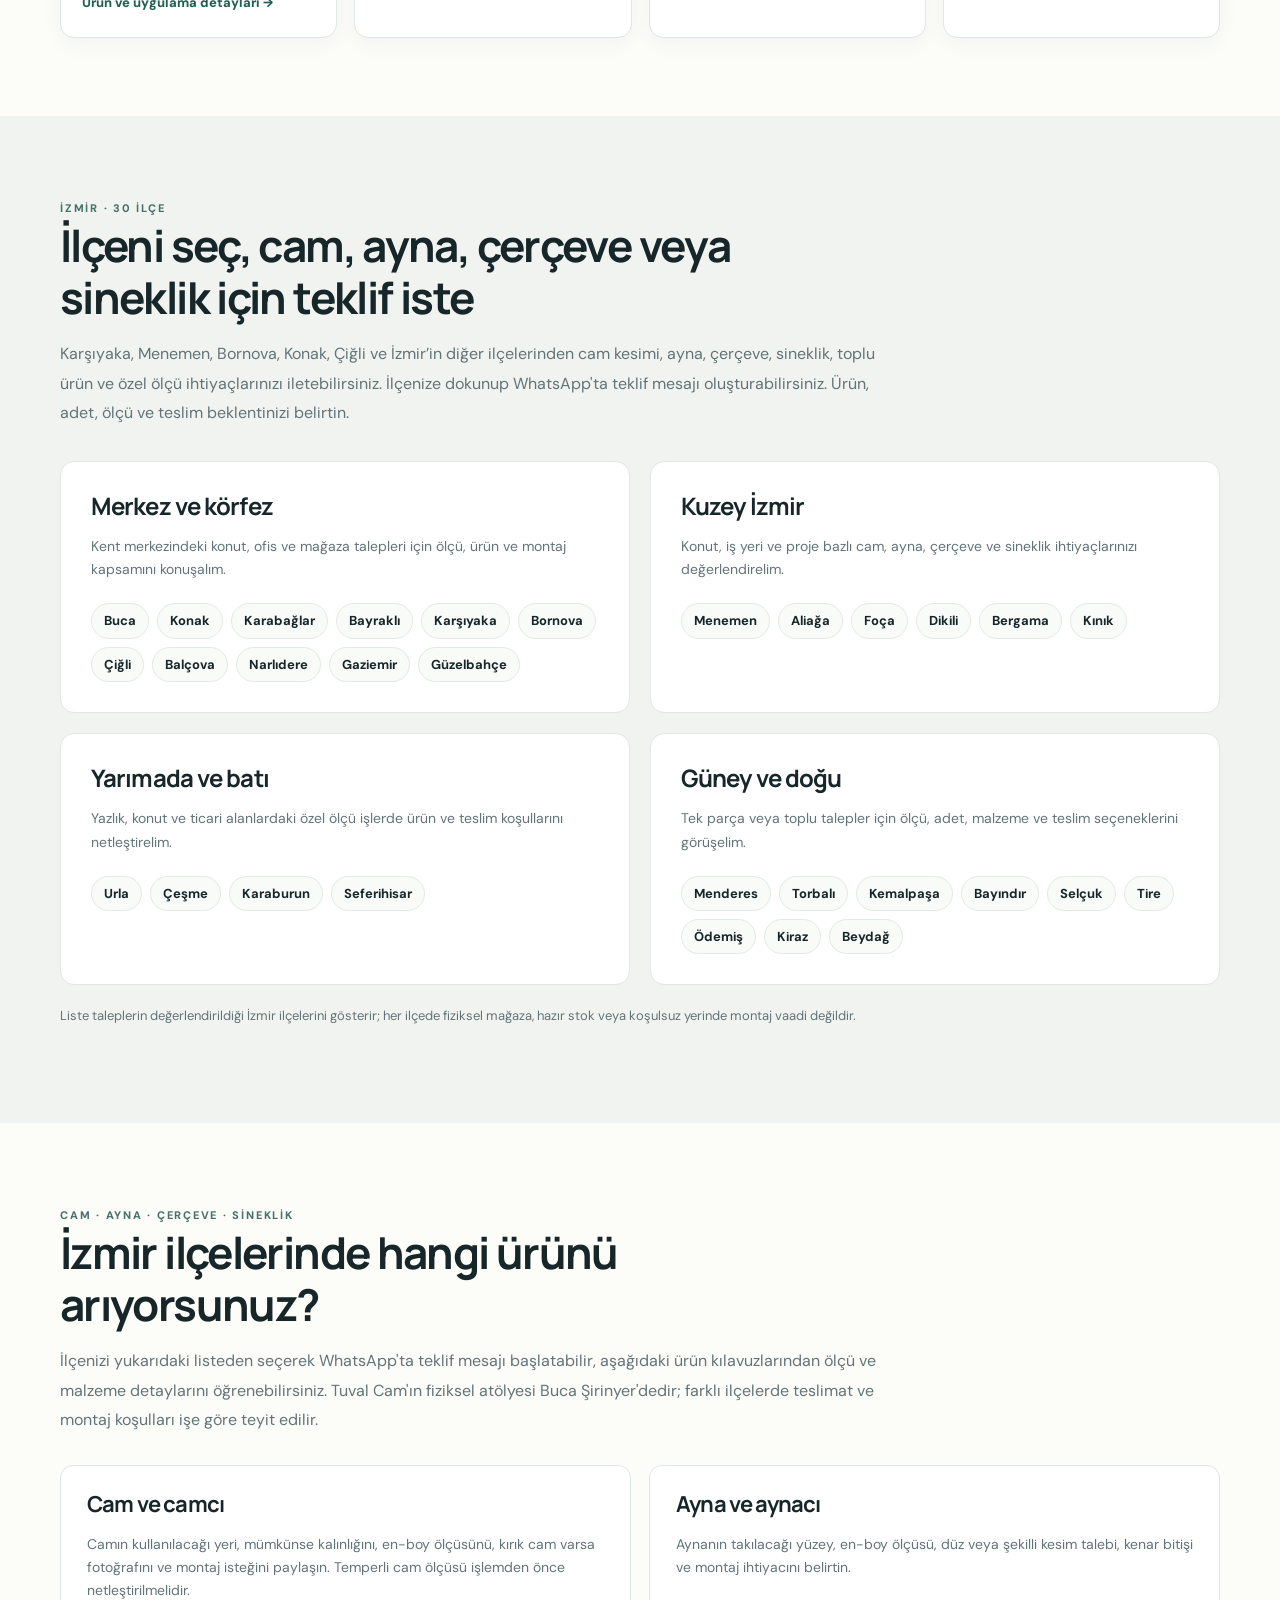
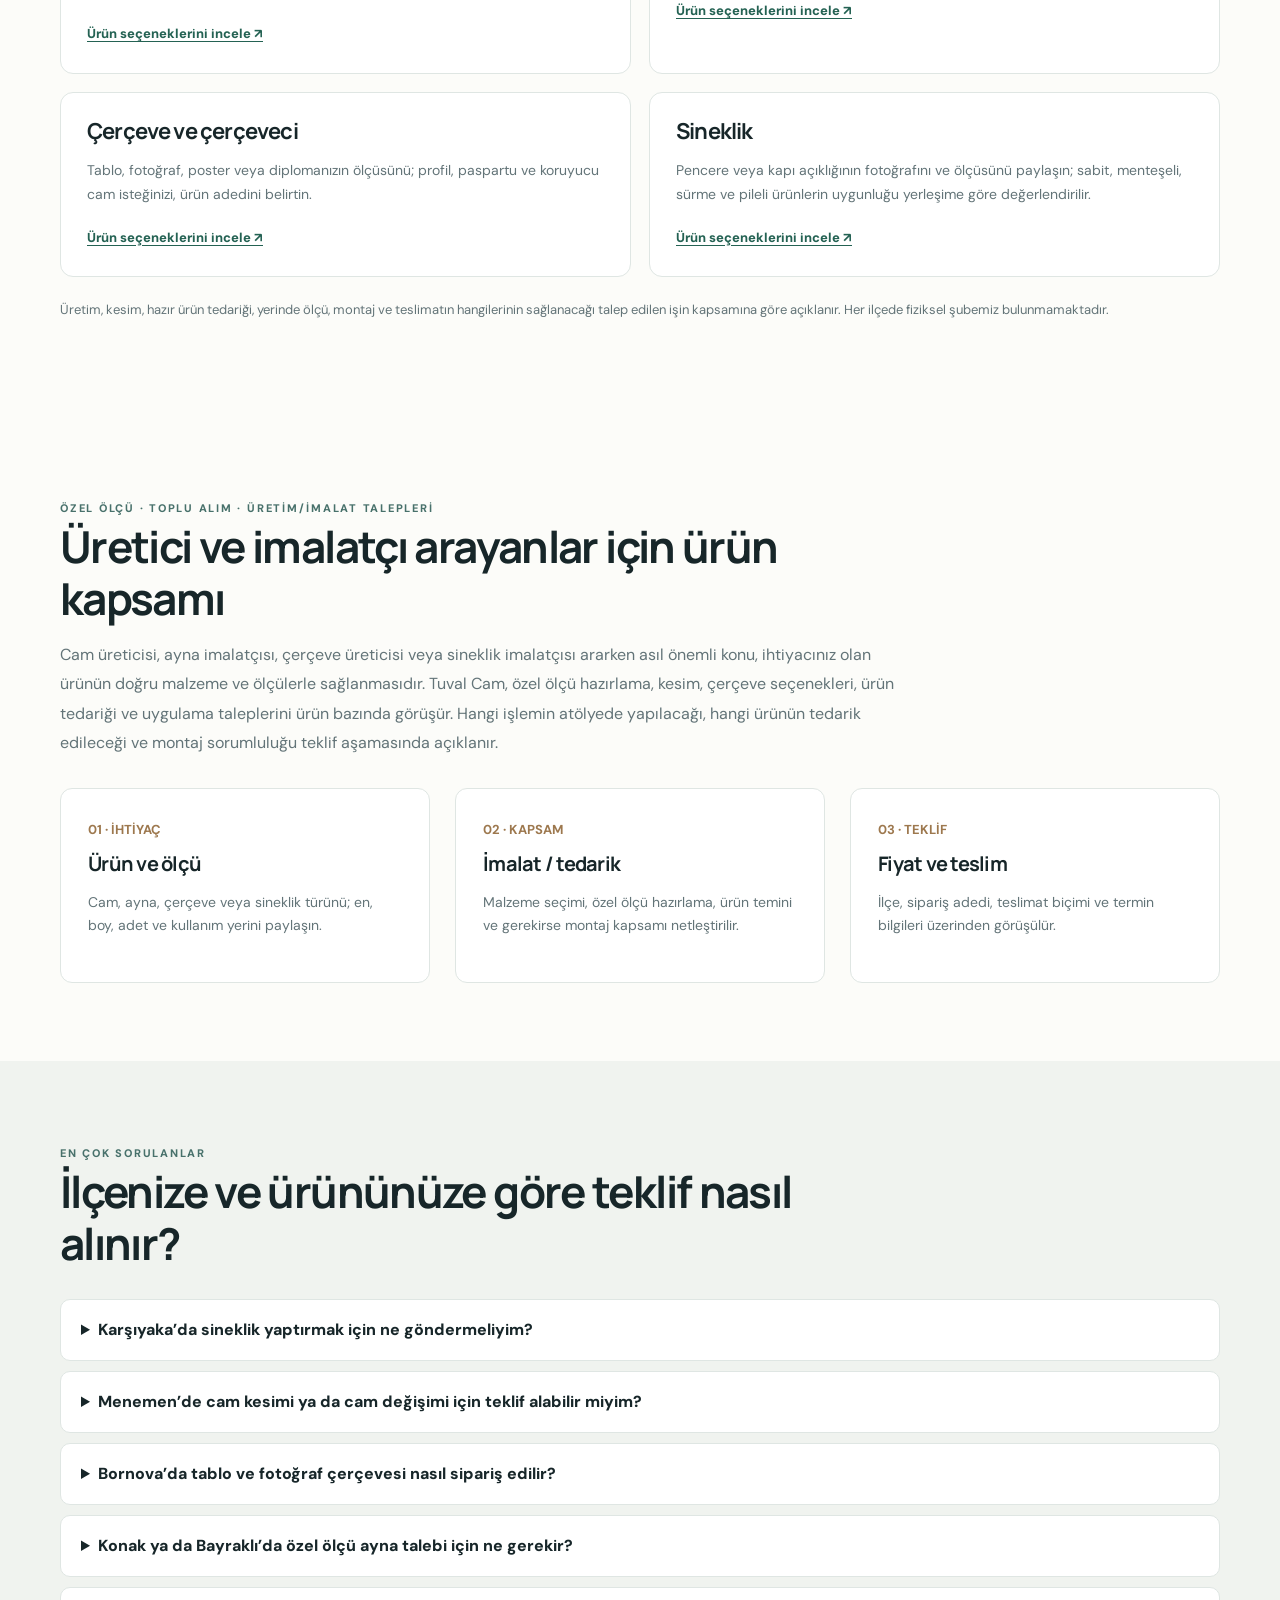
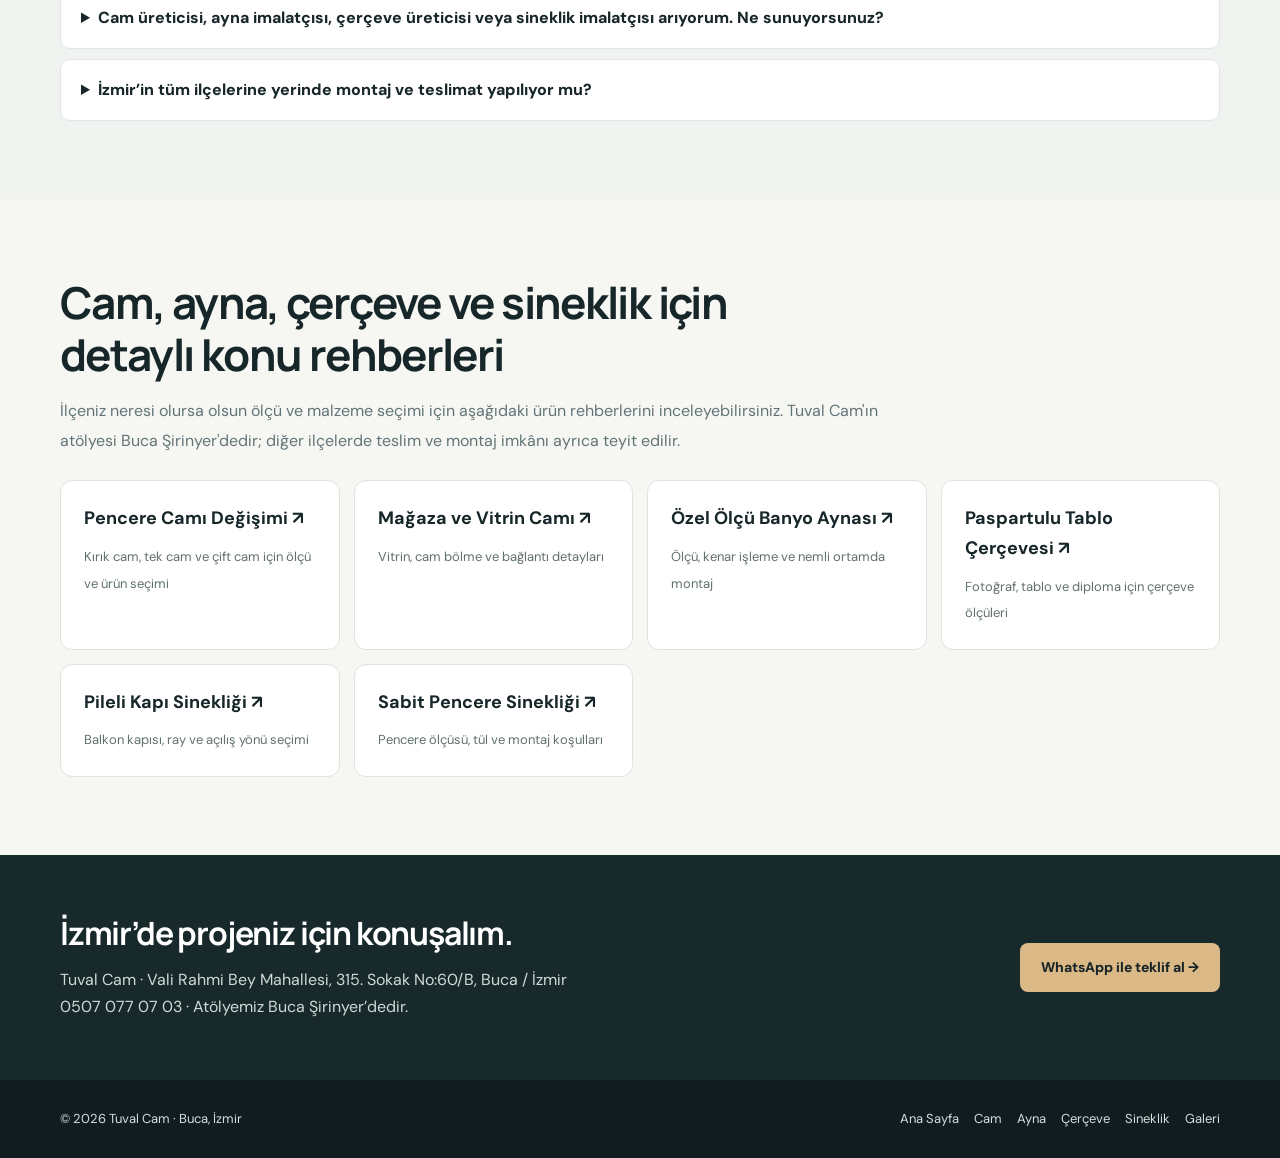
<file: izmir/index.html>
<!DOCTYPE html>
<html lang="tr">
<head>
<meta charset="UTF-8">
<meta name="viewport" content="width=device-width, initial-scale=1">
<meta name="theme-color" content="#111c21">
<title>İzmir 30 İlçe Camcı, Ayna, Çerçeve ve Sineklik | Tuval Cam</title>
<meta name="description" content="İzmir'in 30 ilçesinde cam, ayna, çerçeve ve sineklik teklif bilgileri. Buca, Karşıyaka, Menemen, Bornova, Konak ve diğer ilçelerden özel ölçü talepleri.">
<meta name="robots" content="index,follow,max-image-preview:large">
<link rel="icon" href="/favicon.ico" sizes="any">
<link rel="icon" href="/favicon-192x192.png" type="image/png" sizes="192x192">
<link rel="icon" href="/favicon-48x48.png" type="image/png" sizes="48x48">
<link rel="apple-touch-icon" href="/apple-touch-icon.png" sizes="180x180">
<link rel="canonical" href="https://www.tuvalcam.com/izmir/">
<meta property="og:type" content="website"><meta property="og:locale" content="tr_TR">
<meta property="og:site_name" content="Tuval Cam">
<meta property="og:title" content="İzmir Cam, Ayna, Çerçeve ve Sineklik | Tuval Cam">
<meta property="og:description" content="İzmir'in 30 ilçesinde cam, ayna, çerçeve ve sineklik teklif bilgileri. Buca, Karşıyaka, Menemen, Bornova, Konak ve diğer ilçelerden özel ölçü talepleri.">
<meta property="og:url" content="https://www.tuvalcam.com/izmir/">
<meta property="og:image" content="https://www.tuvalcam.com/assets/gallery/photo-001.webp">
<meta name="twitter:card" content="summary_large_image">
<link rel="preconnect" href="https://fonts.googleapis.com">
<link rel="preconnect" href="https://fonts.gstatic.com" crossorigin>
<link href="https://fonts.googleapis.com/css2?family=DM+Sans:wght@400;500;600;700;800&amp;family=Manrope:wght@400;500;600;700;800&amp;display=swap" rel="stylesheet">
<style>
:root{--ink:#172629;--dark:#111c21;--gold:#dbb987;--accent:#315e57;--muted:#637478;--line:#dfe6e3;--paper:#fcfcf9}
*{box-sizing:border-box}html{scroll-behavior:smooth}body{margin:0;color:var(--ink);background:var(--paper);font:16px/1.65 "DM Sans",Arial,sans-serif}h1,h2,h3{font-family:Manrope,Arial,sans-serif;letter-spacing:-.037em;line-height:1.18;margin:0 0 15px}p{margin:0 0 18px}a{text-decoration:none;color:inherit}a:focus-visible,summary:focus-visible{outline:3px solid var(--gold);outline-offset:3px}img{max-width:100%;display:block}.container{width:min(1160px,calc(100% - 42px));margin:auto}.topline{background:#17282a;color:#e1e9e4;font-size:12px;padding:9px 0}.topline a{float:right;color:#f0d09f}.header{background:#fff;border-bottom:1px solid var(--line)}.headrow{min-height:76px;display:flex;align-items:center;justify-content:space-between;gap:18px}.brand{display:flex;align-items:center;gap:12px;font-weight:800;font-size:21px;letter-spacing:-.05em}.brandmark{height:41px;width:41px;border:2px solid var(--ink);display:grid;place-items:center;font-size:24px}.headnav{display:flex;align-items:center;gap:21px;font-weight:700;font-size:13px}.headnav a:hover,.plainlink:hover{color:var(--accent)}.button{display:inline-block;background:var(--gold);color:#182528;padding:13px 21px;border-radius:8px;font-size:14px;font-weight:800}.button:hover{background:#efcfa0}.button.dark{background:var(--dark);color:#fff}.hero{background:linear-gradient(115deg,#111c21,#284240);color:white;padding:74px 0 82px}.breadcrumb{font-size:13px;color:#b8cdc7;margin-bottom:32px}.hero h1{max-width:880px;font-size:clamp(35px,5vw,62px)}.hero .intro{font-size:17px;max-width:840px;color:#d5e1db;line-height:1.85}.hero .note{font-size:13px;color:#c3d0c9;max-width:820px;margin-top:23px}.eyebrow{text-transform:uppercase;font-size:11px;letter-spacing:.16em;font-weight:800;color:#48716b}.hero .eyebrow{color:#edd3ac}.hero-actions{display:flex;gap:12px;flex-wrap:wrap;margin-top:25px}.hero-actions .button.dark{background:transparent;border:1px solid #8da59e}.section{padding:78px 0}.section.alt{background:#f0f3ef}.section h2{font-size:clamp(29px,3.5vw,44px);max-width:800px}.section-lead{color:var(--muted);max-width:850px;line-height:1.85}.service-grid{display:grid;grid-template-columns:repeat(4,minmax(0,1fr));gap:17px;margin-top:32px}.service-card{border-radius:14px;overflow:hidden;background:#fff;border:1px solid var(--line);box-shadow:0 7px 22px #1c3a300a}.service-card img{width:100%;height:184px;object-fit:cover}.service-copy{padding:21px}.service-copy h3{font-size:20px;margin:8px 0}.service-copy p{font-size:13px;color:var(--muted);line-height:1.75;min-height:122px}.service-link{font-size:13px;color:#216052;font-weight:800}.district-grid{display:grid;grid-template-columns:repeat(2,minmax(0,1fr));gap:20px;margin-top:33px}.district-card{background:#fff;border:1px solid var(--line);border-radius:14px;padding:30px}.district-card h3{font-size:24px}.district-card p{font-size:14px;color:var(--muted)}.district-card ul{list-style:none;display:flex;flex-wrap:wrap;gap:8px;padding:0;margin:22px 0 0}.district-card li{border:1px solid #e3e9e5;padding:6px 12px;border-radius:20px;background:#f9fbf8;font-size:13px;font-weight:700}.steps{display:grid;grid-template-columns:repeat(3,1fr);gap:25px;margin-top:30px}.steps article{padding:27px;border:1px solid var(--line);border-radius:12px;background:#fff}.steps b{color:#9d784e;font-size:13px}.steps h3{font-size:20px;margin-top:10px}.steps p{color:var(--muted);font-size:14px}.faq{margin-top:30px;display:grid;gap:10px}.faq details{background:white;border:1px solid var(--line);border-radius:10px;padding:18px 20px}.faq summary{cursor:pointer;font-weight:800;line-height:1.5}.faq details p{padding-top:14px;color:var(--muted);font-size:14px;margin:0}.contact{background:#18292b;color:white;padding:60px 0}.contact-grid{display:flex;align-items:center;justify-content:space-between;gap:25px}.contact h2{font-size:32px}.contact p{color:#d0d9d6;margin:0}.footer{background:#111c21;color:#d5dedb;padding:28px 0;font-size:13px}.footrow{display:flex;gap:20px;justify-content:space-between;flex-wrap:wrap}.footrow nav{display:flex;gap:15px;flex-wrap:wrap}.muted{color:var(--muted)}@media(max-width:960px){.service-grid{grid-template-columns:repeat(2,minmax(0,1fr))}.service-copy p{min-height:0}.headnav{gap:10px;flex-wrap:wrap;justify-content:flex-end}}@media(max-width:650px){.container{width:min(100% - 30px,1160px)}.hero{padding:44px 0 54px}.section{padding:54px 0}.headrow{padding:15px 0;align-items:flex-start;flex-direction:column}.headnav{font-size:12px}.district-grid,.service-grid,.steps{grid-template-columns:1fr}.service-card img{height:220px}.contact-grid{align-items:flex-start;flex-direction:column}.district-card{padding:23px}.topline a{float:none;display:block}.hero h1{font-size:36px}}

.district-card li{scroll-margin-top:24px}.district-card li:target{outline:2px solid #b48a58;outline-offset:2px}.district-card li a{display:block;color:inherit}.district-card li:hover{background:#e7efea;border-color:#b9d5c8}.district-zone{margin-top:40px}.district-zone h3{font-size:27px;margin-bottom:18px}.district-detail-grid{display:grid;grid-template-columns:repeat(2,minmax(0,1fr));gap:17px}.district-detail{border:1px solid var(--line);background:#fff;border-radius:13px;padding:23px;scroll-margin-top:30px}.district-detail:target{outline:3px solid #d6b380;outline-offset:3px}.district-detail h4{font:800 20px/1.35 Manrope,Arial,sans-serif;margin:0 0 12px;letter-spacing:-.03em}.district-detail p{color:#596e70;font-size:13px;line-height:1.7;margin:0 0 12px}.district-services{display:grid;grid-template-columns:repeat(2,minmax(0,1fr));gap:7px;margin:12px 0}.district-services a{background:#f1f4f1;border:1px solid #e1e9e5;border-radius:7px;display:flex;justify-content:space-between;gap:6px;padding:9px 10px;font-size:12px;font-weight:750}.district-services a:hover{color:#22604d;border-color:#92bba7}.district-detail .district-terms{font-size:12px}.district-quote{display:inline-block;color:#236152;font-size:13px;font-weight:800;text-decoration:underline;text-underline-offset:3px}.district-disclaimer{margin-top:25px;font-size:13px;color:var(--muted)}@media(max-width:680px){.district-detail-grid{grid-template-columns:1fr}.district-services{grid-template-columns:repeat(2,minmax(0,1fr))}.district-detail{padding:18px}.district-detail h4{font-size:18px}}
.region-service-grid{display:grid;grid-template-columns:repeat(2,minmax(0,1fr));gap:18px;margin-top:30px}.region-service-grid article{background:white;border:1px solid var(--line);border-radius:13px;padding:26px}.region-service-grid h3{font-size:22px}.region-service-grid p{font-size:14px;color:var(--muted)}.region-service-grid a{font-size:13px;font-weight:800;color:#246253;text-decoration:underline;text-underline-offset:3px}@media(max-width:680px){.region-service-grid{grid-template-columns:1fr}.region-service-grid article{padding:20px}}
</style>
<script type="application/ld+json">{"@context":"https://schema.org","@graph":[{"@type":"WebPage","@id":"https://www.tuvalcam.com/izmir/","url":"https://www.tuvalcam.com/izmir/","name":"İzmir 30 İlçe Camcı, Ayna, Çerçeve ve Sineklik | Tuval Cam","description":"İzmir'in 30 ilçesinde cam, ayna, çerçeve ve sineklik teklif bilgileri. Buca, Karşıyaka, Menemen, Bornova, Konak ve diğer ilçelerden özel ölçü talepleri.","inLanguage":"tr-TR","isPartOf":{"@id":"https://www.tuvalcam.com/#website"},"about":{"@id":"https://www.tuvalcam.com/#isletme"}},{"@type":"BreadcrumbList","itemListElement":[{"@type":"ListItem","position":1,"name":"Ana Sayfa","item":"https://www.tuvalcam.com/"},{"@type":"ListItem","position":2,"name":"İzmir Hizmet Bölgeleri","item":"https://www.tuvalcam.com/izmir/"}]}]}</script>
</head>
<body>
<div class="topline"><div class="container">Buca Şirinyer, İzmir · Cam / Ayna / Çerçeve / Sineklik <a href="tel:+905070770703">0507 077 07 03</a></div></div>
<header class="header"><div class="container headrow"><a href="/" class="brand" aria-label="Tuval Cam ana sayfa"><span class="brandmark">T</span> TUVAL CAM</a><nav class="headnav" aria-label="Site menüsü"><a href="/">Ana Sayfa</a><a href="#urunler">Ürünler</a><a href="#ilceler">İlçeler</a><a href="/galeri/">Galeri</a><a href="#iletisim">İletişim</a></nav></div></header>
<main>
<section class="hero"><div class="container"><div class="breadcrumb"><a href="/">Ana sayfa</a> / İzmir hizmet bölgeleri</div><span class="eyebrow">TUVAL CAM · İZMİR GENELİ TALEPLER</span><h1>İzmir’in 30 ilçesinde cam, ayna, çerçeve ve sineklik için teklif talepleri</h1><p class="intro">İzmir camcı, aynacı, çerçeveci veya sineklik firması arıyorsanız, Buca Şirinyer’deki Tuval Cam atölyesine ulaşabilirsiniz. Özel ölçü, ürün seçimi, hazırlama, tedarik ve uygulama konularında İzmir’in farklı ilçelerinden gelen ihtiyaçları işin kapsamına göre değerlendiriyoruz.</p><div class="hero-actions"><a class="button" href="https://wa.me/905070770703?text=Merhaba%20Tuval%20Cam%2C%20%C4%B0zmir%20il%C3%A7em%20i%C3%A7in%20teklif%20almak%20istiyorum.">İlçem için teklif iste →</a><a class="button dark" href="#ilceler">30 ilçeyi incele</a></div><p class="note">Atölyemiz yalnızca Buca Şirinyer’dedir. Diğer ilçelerde şubemiz olduğunu iddia etmiyoruz. Yerinde ölçü, montaj, teslimat ve ulaşım koşulları ürün, adres ve işin büyüklüğüne göre ayrıca netleştirilir.</p></div></section>
<section class="section" id="urunler"><div class="container"><span class="eyebrow">DÖRT ÜRÜN GRUBU</span><h2>İzmir’de hangi ürün için çözüm arıyorsunuz?</h2><p class="section-lead">Cam, ayna, tablo çerçevesi ve sineklik taleplerinde ürün çeşidine göre ölçü ve uygulama gereksinimleri değişir. İlgili sayfadan malzeme seçeneklerini inceleyip işinize uygun bilgi ve teklif alabilirsiniz.</p><div class="service-grid"><article class="service-card"><a href="/cam/" aria-label="Cam kesimi ve cam uygulamaları detayları"><img src="/assets/gallery/photo-001.webp" alt="Tuval Cam cam uygulaması" loading="lazy" width="750" height="1000"><div class="service-copy"><span class="eyebrow">Cam / camcı</span><h3>Cam kesimi ve cam uygulamaları</h3><p>Pencere, kapı ve dekoratif kullanım için özel ölçü cam kesimi; cam tipi ve montaj uygunluğu üzerinden teklif değerlendirmesi.</p><span class="service-link">Ürün ve uygulama detayları →</span></div></a></article>
<article class="service-card"><a href="/ayna/" aria-label="Özel ölçü ayna detayları"><img src="/assets/gallery/photo-003.webp" alt="Tuval Cam özel ölçü ayna örneği" loading="lazy" width="750" height="1000"><div class="service-copy"><span class="eyebrow">Ayna / aynacı</span><h3>Özel ölçü ayna</h3><p>Banyo, salon, antre ve ticari mekânlara uygun ayna ölçüleri; kesim, kenar ve montaj seçeneklerinin belirlenmesi.</p><span class="service-link">Ürün ve uygulama detayları →</span></div></a></article>
<article class="service-card"><a href="/cerceve/" aria-label="Resim ve tablo çerçevesi detayları"><img src="/assets/gallery/photo-008.webp" alt="Tuval Cam tablo çerçevesi çalışması" loading="lazy" width="750" height="1000"><div class="service-copy"><span class="eyebrow">Çerçeve / çerçeveci</span><h3>Resim ve tablo çerçevesi</h3><p>Tablo, fotoğraf, poster ve diplomalar için çerçeve ölçüsü, profil, paspartu ve cam tercihlerinin değerlendirilmesi.</p><span class="service-link">Ürün ve uygulama detayları →</span></div></a></article>
<article class="service-card"><a href="/sineklik/" aria-label="Pencere ve kapı sinekliği detayları"><img src="/assets/gallery/photo-006.webp" alt="Tuval Cam pencere sinekliği uygulaması" loading="lazy" width="750" height="1000"><div class="service-copy"><span class="eyebrow">Sineklik</span><h3>Pencere ve kapı sinekliği</h3><p>Pencere ve kapılar için sabit, menteşeli, sürme ya da pileli sistemlerde açıklığa göre uygun seçeneğin belirlenmesi.</p><span class="service-link">Ürün ve uygulama detayları →</span></div></a></article></div></div></section>
<section class="section alt" id="ilceler"><div class="container"><span class="eyebrow">İZMİR · 30 İLÇE</span><h2>İlçeni seç, cam, ayna, çerçeve veya sineklik için teklif iste</h2><p class="section-lead">Karşıyaka, Menemen, Bornova, Konak, Çiğli ve İzmir’in diğer ilçelerinden cam kesimi, ayna, çerçeve, sineklik, toplu ürün ve özel ölçü ihtiyaçlarınızı iletebilirsiniz. İlçenize dokunup WhatsApp'ta teklif mesajı oluşturabilirsiniz. Ürün, adet, ölçü ve teslim beklentinizi belirtin.</p><div class="district-grid"><section class="district-card" aria-labelledby="bolge-1"><h3 id="bolge-1">Merkez ve körfez</h3><p>Kent merkezindeki konut, ofis ve mağaza talepleri için ölçü, ürün ve montaj kapsamını konuşalım.</p><ul><li id="ilce-buca"><a href="https://wa.me/905070770703?text=Merhaba%20Tuval%20Cam%2C%20Buca%2F%C4%B0zmir%20i%C3%A7in%20cam%2C%20ayna%2C%20%C3%A7er%C3%A7eve%20veya%20sineklik%20teklifi%20almak%20istiyorum.%20%C3%9Cr%C3%BCn%3A%20...%20%C3%96l%C3%A7%C3%BC%3A%20...%20Adet%3A%20..." target="_blank" rel="noopener noreferrer" title="Buca için ürün ve ölçüye göre teklif iste">Buca</a></li><li id="ilce-konak"><a href="https://wa.me/905070770703?text=Merhaba%20Tuval%20Cam%2C%20Konak%2F%C4%B0zmir%20i%C3%A7in%20cam%2C%20ayna%2C%20%C3%A7er%C3%A7eve%20veya%20sineklik%20teklifi%20almak%20istiyorum.%20%C3%9Cr%C3%BCn%3A%20...%20%C3%96l%C3%A7%C3%BC%3A%20...%20Adet%3A%20..." target="_blank" rel="noopener noreferrer" title="Konak için ürün ve ölçüye göre teklif iste">Konak</a></li><li id="ilce-karabaglar"><a href="https://wa.me/905070770703?text=Merhaba%20Tuval%20Cam%2C%20Karaba%C4%9Flar%2F%C4%B0zmir%20i%C3%A7in%20cam%2C%20ayna%2C%20%C3%A7er%C3%A7eve%20veya%20sineklik%20teklifi%20almak%20istiyorum.%20%C3%9Cr%C3%BCn%3A%20...%20%C3%96l%C3%A7%C3%BC%3A%20...%20Adet%3A%20..." target="_blank" rel="noopener noreferrer" title="Karabağlar için ürün ve ölçüye göre teklif iste">Karabağlar</a></li><li id="ilce-bayrakli"><a href="https://wa.me/905070770703?text=Merhaba%20Tuval%20Cam%2C%20Bayrakl%C4%B1%2F%C4%B0zmir%20i%C3%A7in%20cam%2C%20ayna%2C%20%C3%A7er%C3%A7eve%20veya%20sineklik%20teklifi%20almak%20istiyorum.%20%C3%9Cr%C3%BCn%3A%20...%20%C3%96l%C3%A7%C3%BC%3A%20...%20Adet%3A%20..." target="_blank" rel="noopener noreferrer" title="Bayraklı için ürün ve ölçüye göre teklif iste">Bayraklı</a></li><li id="ilce-karsiyaka"><a href="https://wa.me/905070770703?text=Merhaba%20Tuval%20Cam%2C%20Kar%C5%9F%C4%B1yaka%2F%C4%B0zmir%20i%C3%A7in%20cam%2C%20ayna%2C%20%C3%A7er%C3%A7eve%20veya%20sineklik%20teklifi%20almak%20istiyorum.%20%C3%9Cr%C3%BCn%3A%20...%20%C3%96l%C3%A7%C3%BC%3A%20...%20Adet%3A%20..." target="_blank" rel="noopener noreferrer" title="Karşıyaka için ürün ve ölçüye göre teklif iste">Karşıyaka</a></li><li id="ilce-bornova"><a href="https://wa.me/905070770703?text=Merhaba%20Tuval%20Cam%2C%20Bornova%2F%C4%B0zmir%20i%C3%A7in%20cam%2C%20ayna%2C%20%C3%A7er%C3%A7eve%20veya%20sineklik%20teklifi%20almak%20istiyorum.%20%C3%9Cr%C3%BCn%3A%20...%20%C3%96l%C3%A7%C3%BC%3A%20...%20Adet%3A%20..." target="_blank" rel="noopener noreferrer" title="Bornova için ürün ve ölçüye göre teklif iste">Bornova</a></li><li id="ilce-cigli"><a href="https://wa.me/905070770703?text=Merhaba%20Tuval%20Cam%2C%20%C3%87i%C4%9Fli%2F%C4%B0zmir%20i%C3%A7in%20cam%2C%20ayna%2C%20%C3%A7er%C3%A7eve%20veya%20sineklik%20teklifi%20almak%20istiyorum.%20%C3%9Cr%C3%BCn%3A%20...%20%C3%96l%C3%A7%C3%BC%3A%20...%20Adet%3A%20..." target="_blank" rel="noopener noreferrer" title="Çiğli için ürün ve ölçüye göre teklif iste">Çiğli</a></li><li id="ilce-balcova"><a href="https://wa.me/905070770703?text=Merhaba%20Tuval%20Cam%2C%20Bal%C3%A7ova%2F%C4%B0zmir%20i%C3%A7in%20cam%2C%20ayna%2C%20%C3%A7er%C3%A7eve%20veya%20sineklik%20teklifi%20almak%20istiyorum.%20%C3%9Cr%C3%BCn%3A%20...%20%C3%96l%C3%A7%C3%BC%3A%20...%20Adet%3A%20..." target="_blank" rel="noopener noreferrer" title="Balçova için ürün ve ölçüye göre teklif iste">Balçova</a></li><li id="ilce-narlidere"><a href="https://wa.me/905070770703?text=Merhaba%20Tuval%20Cam%2C%20Narl%C4%B1dere%2F%C4%B0zmir%20i%C3%A7in%20cam%2C%20ayna%2C%20%C3%A7er%C3%A7eve%20veya%20sineklik%20teklifi%20almak%20istiyorum.%20%C3%9Cr%C3%BCn%3A%20...%20%C3%96l%C3%A7%C3%BC%3A%20...%20Adet%3A%20..." target="_blank" rel="noopener noreferrer" title="Narlıdere için ürün ve ölçüye göre teklif iste">Narlıdere</a></li><li id="ilce-gaziemir"><a href="https://wa.me/905070770703?text=Merhaba%20Tuval%20Cam%2C%20Gaziemir%2F%C4%B0zmir%20i%C3%A7in%20cam%2C%20ayna%2C%20%C3%A7er%C3%A7eve%20veya%20sineklik%20teklifi%20almak%20istiyorum.%20%C3%9Cr%C3%BCn%3A%20...%20%C3%96l%C3%A7%C3%BC%3A%20...%20Adet%3A%20..." target="_blank" rel="noopener noreferrer" title="Gaziemir için ürün ve ölçüye göre teklif iste">Gaziemir</a></li><li id="ilce-guzelbahce"><a href="https://wa.me/905070770703?text=Merhaba%20Tuval%20Cam%2C%20G%C3%BCzelbah%C3%A7e%2F%C4%B0zmir%20i%C3%A7in%20cam%2C%20ayna%2C%20%C3%A7er%C3%A7eve%20veya%20sineklik%20teklifi%20almak%20istiyorum.%20%C3%9Cr%C3%BCn%3A%20...%20%C3%96l%C3%A7%C3%BC%3A%20...%20Adet%3A%20..." target="_blank" rel="noopener noreferrer" title="Güzelbahçe için ürün ve ölçüye göre teklif iste">Güzelbahçe</a></li></ul></section>
<section class="district-card" aria-labelledby="bolge-2"><h3 id="bolge-2">Kuzey İzmir</h3><p>Konut, iş yeri ve proje bazlı cam, ayna, çerçeve ve sineklik ihtiyaçlarınızı değerlendirelim.</p><ul><li id="ilce-menemen"><a href="https://wa.me/905070770703?text=Merhaba%20Tuval%20Cam%2C%20Menemen%2F%C4%B0zmir%20i%C3%A7in%20cam%2C%20ayna%2C%20%C3%A7er%C3%A7eve%20veya%20sineklik%20teklifi%20almak%20istiyorum.%20%C3%9Cr%C3%BCn%3A%20...%20%C3%96l%C3%A7%C3%BC%3A%20...%20Adet%3A%20..." target="_blank" rel="noopener noreferrer" title="Menemen için ürün ve ölçüye göre teklif iste">Menemen</a></li><li id="ilce-aliaga"><a href="https://wa.me/905070770703?text=Merhaba%20Tuval%20Cam%2C%20Alia%C4%9Fa%2F%C4%B0zmir%20i%C3%A7in%20cam%2C%20ayna%2C%20%C3%A7er%C3%A7eve%20veya%20sineklik%20teklifi%20almak%20istiyorum.%20%C3%9Cr%C3%BCn%3A%20...%20%C3%96l%C3%A7%C3%BC%3A%20...%20Adet%3A%20..." target="_blank" rel="noopener noreferrer" title="Aliağa için ürün ve ölçüye göre teklif iste">Aliağa</a></li><li id="ilce-foca"><a href="https://wa.me/905070770703?text=Merhaba%20Tuval%20Cam%2C%20Fo%C3%A7a%2F%C4%B0zmir%20i%C3%A7in%20cam%2C%20ayna%2C%20%C3%A7er%C3%A7eve%20veya%20sineklik%20teklifi%20almak%20istiyorum.%20%C3%9Cr%C3%BCn%3A%20...%20%C3%96l%C3%A7%C3%BC%3A%20...%20Adet%3A%20..." target="_blank" rel="noopener noreferrer" title="Foça için ürün ve ölçüye göre teklif iste">Foça</a></li><li id="ilce-dikili"><a href="https://wa.me/905070770703?text=Merhaba%20Tuval%20Cam%2C%20Dikili%2F%C4%B0zmir%20i%C3%A7in%20cam%2C%20ayna%2C%20%C3%A7er%C3%A7eve%20veya%20sineklik%20teklifi%20almak%20istiyorum.%20%C3%9Cr%C3%BCn%3A%20...%20%C3%96l%C3%A7%C3%BC%3A%20...%20Adet%3A%20..." target="_blank" rel="noopener noreferrer" title="Dikili için ürün ve ölçüye göre teklif iste">Dikili</a></li><li id="ilce-bergama"><a href="https://wa.me/905070770703?text=Merhaba%20Tuval%20Cam%2C%20Bergama%2F%C4%B0zmir%20i%C3%A7in%20cam%2C%20ayna%2C%20%C3%A7er%C3%A7eve%20veya%20sineklik%20teklifi%20almak%20istiyorum.%20%C3%9Cr%C3%BCn%3A%20...%20%C3%96l%C3%A7%C3%BC%3A%20...%20Adet%3A%20..." target="_blank" rel="noopener noreferrer" title="Bergama için ürün ve ölçüye göre teklif iste">Bergama</a></li><li id="ilce-kinik"><a href="https://wa.me/905070770703?text=Merhaba%20Tuval%20Cam%2C%20K%C4%B1n%C4%B1k%2F%C4%B0zmir%20i%C3%A7in%20cam%2C%20ayna%2C%20%C3%A7er%C3%A7eve%20veya%20sineklik%20teklifi%20almak%20istiyorum.%20%C3%9Cr%C3%BCn%3A%20...%20%C3%96l%C3%A7%C3%BC%3A%20...%20Adet%3A%20..." target="_blank" rel="noopener noreferrer" title="Kınık için ürün ve ölçüye göre teklif iste">Kınık</a></li></ul></section>
<section class="district-card" aria-labelledby="bolge-3"><h3 id="bolge-3">Yarımada ve batı</h3><p>Yazlık, konut ve ticari alanlardaki özel ölçü işlerde ürün ve teslim koşullarını netleştirelim.</p><ul><li id="ilce-urla"><a href="https://wa.me/905070770703?text=Merhaba%20Tuval%20Cam%2C%20Urla%2F%C4%B0zmir%20i%C3%A7in%20cam%2C%20ayna%2C%20%C3%A7er%C3%A7eve%20veya%20sineklik%20teklifi%20almak%20istiyorum.%20%C3%9Cr%C3%BCn%3A%20...%20%C3%96l%C3%A7%C3%BC%3A%20...%20Adet%3A%20..." target="_blank" rel="noopener noreferrer" title="Urla için ürün ve ölçüye göre teklif iste">Urla</a></li><li id="ilce-cesme"><a href="https://wa.me/905070770703?text=Merhaba%20Tuval%20Cam%2C%20%C3%87e%C5%9Fme%2F%C4%B0zmir%20i%C3%A7in%20cam%2C%20ayna%2C%20%C3%A7er%C3%A7eve%20veya%20sineklik%20teklifi%20almak%20istiyorum.%20%C3%9Cr%C3%BCn%3A%20...%20%C3%96l%C3%A7%C3%BC%3A%20...%20Adet%3A%20..." target="_blank" rel="noopener noreferrer" title="Çeşme için ürün ve ölçüye göre teklif iste">Çeşme</a></li><li id="ilce-karaburun"><a href="https://wa.me/905070770703?text=Merhaba%20Tuval%20Cam%2C%20Karaburun%2F%C4%B0zmir%20i%C3%A7in%20cam%2C%20ayna%2C%20%C3%A7er%C3%A7eve%20veya%20sineklik%20teklifi%20almak%20istiyorum.%20%C3%9Cr%C3%BCn%3A%20...%20%C3%96l%C3%A7%C3%BC%3A%20...%20Adet%3A%20..." target="_blank" rel="noopener noreferrer" title="Karaburun için ürün ve ölçüye göre teklif iste">Karaburun</a></li><li id="ilce-seferihisar"><a href="https://wa.me/905070770703?text=Merhaba%20Tuval%20Cam%2C%20Seferihisar%2F%C4%B0zmir%20i%C3%A7in%20cam%2C%20ayna%2C%20%C3%A7er%C3%A7eve%20veya%20sineklik%20teklifi%20almak%20istiyorum.%20%C3%9Cr%C3%BCn%3A%20...%20%C3%96l%C3%A7%C3%BC%3A%20...%20Adet%3A%20..." target="_blank" rel="noopener noreferrer" title="Seferihisar için ürün ve ölçüye göre teklif iste">Seferihisar</a></li></ul></section>
<section class="district-card" aria-labelledby="bolge-4"><h3 id="bolge-4">Güney ve doğu</h3><p>Tek parça veya toplu talepler için ölçü, adet, malzeme ve teslim seçeneklerini görüşelim.</p><ul><li id="ilce-menderes"><a href="https://wa.me/905070770703?text=Merhaba%20Tuval%20Cam%2C%20Menderes%2F%C4%B0zmir%20i%C3%A7in%20cam%2C%20ayna%2C%20%C3%A7er%C3%A7eve%20veya%20sineklik%20teklifi%20almak%20istiyorum.%20%C3%9Cr%C3%BCn%3A%20...%20%C3%96l%C3%A7%C3%BC%3A%20...%20Adet%3A%20..." target="_blank" rel="noopener noreferrer" title="Menderes için ürün ve ölçüye göre teklif iste">Menderes</a></li><li id="ilce-torbali"><a href="https://wa.me/905070770703?text=Merhaba%20Tuval%20Cam%2C%20Torbal%C4%B1%2F%C4%B0zmir%20i%C3%A7in%20cam%2C%20ayna%2C%20%C3%A7er%C3%A7eve%20veya%20sineklik%20teklifi%20almak%20istiyorum.%20%C3%9Cr%C3%BCn%3A%20...%20%C3%96l%C3%A7%C3%BC%3A%20...%20Adet%3A%20..." target="_blank" rel="noopener noreferrer" title="Torbalı için ürün ve ölçüye göre teklif iste">Torbalı</a></li><li id="ilce-kemalpasa"><a href="https://wa.me/905070770703?text=Merhaba%20Tuval%20Cam%2C%20Kemalpa%C5%9Fa%2F%C4%B0zmir%20i%C3%A7in%20cam%2C%20ayna%2C%20%C3%A7er%C3%A7eve%20veya%20sineklik%20teklifi%20almak%20istiyorum.%20%C3%9Cr%C3%BCn%3A%20...%20%C3%96l%C3%A7%C3%BC%3A%20...%20Adet%3A%20..." target="_blank" rel="noopener noreferrer" title="Kemalpaşa için ürün ve ölçüye göre teklif iste">Kemalpaşa</a></li><li id="ilce-bayindir"><a href="https://wa.me/905070770703?text=Merhaba%20Tuval%20Cam%2C%20Bay%C4%B1nd%C4%B1r%2F%C4%B0zmir%20i%C3%A7in%20cam%2C%20ayna%2C%20%C3%A7er%C3%A7eve%20veya%20sineklik%20teklifi%20almak%20istiyorum.%20%C3%9Cr%C3%BCn%3A%20...%20%C3%96l%C3%A7%C3%BC%3A%20...%20Adet%3A%20..." target="_blank" rel="noopener noreferrer" title="Bayındır için ürün ve ölçüye göre teklif iste">Bayındır</a></li><li id="ilce-selcuk"><a href="https://wa.me/905070770703?text=Merhaba%20Tuval%20Cam%2C%20Sel%C3%A7uk%2F%C4%B0zmir%20i%C3%A7in%20cam%2C%20ayna%2C%20%C3%A7er%C3%A7eve%20veya%20sineklik%20teklifi%20almak%20istiyorum.%20%C3%9Cr%C3%BCn%3A%20...%20%C3%96l%C3%A7%C3%BC%3A%20...%20Adet%3A%20..." target="_blank" rel="noopener noreferrer" title="Selçuk için ürün ve ölçüye göre teklif iste">Selçuk</a></li><li id="ilce-tire"><a href="https://wa.me/905070770703?text=Merhaba%20Tuval%20Cam%2C%20Tire%2F%C4%B0zmir%20i%C3%A7in%20cam%2C%20ayna%2C%20%C3%A7er%C3%A7eve%20veya%20sineklik%20teklifi%20almak%20istiyorum.%20%C3%9Cr%C3%BCn%3A%20...%20%C3%96l%C3%A7%C3%BC%3A%20...%20Adet%3A%20..." target="_blank" rel="noopener noreferrer" title="Tire için ürün ve ölçüye göre teklif iste">Tire</a></li><li id="ilce-odemis"><a href="https://wa.me/905070770703?text=Merhaba%20Tuval%20Cam%2C%20%C3%96demi%C5%9F%2F%C4%B0zmir%20i%C3%A7in%20cam%2C%20ayna%2C%20%C3%A7er%C3%A7eve%20veya%20sineklik%20teklifi%20almak%20istiyorum.%20%C3%9Cr%C3%BCn%3A%20...%20%C3%96l%C3%A7%C3%BC%3A%20...%20Adet%3A%20..." target="_blank" rel="noopener noreferrer" title="Ödemiş için ürün ve ölçüye göre teklif iste">Ödemiş</a></li><li id="ilce-kiraz"><a href="https://wa.me/905070770703?text=Merhaba%20Tuval%20Cam%2C%20Kiraz%2F%C4%B0zmir%20i%C3%A7in%20cam%2C%20ayna%2C%20%C3%A7er%C3%A7eve%20veya%20sineklik%20teklifi%20almak%20istiyorum.%20%C3%9Cr%C3%BCn%3A%20...%20%C3%96l%C3%A7%C3%BC%3A%20...%20Adet%3A%20..." target="_blank" rel="noopener noreferrer" title="Kiraz için ürün ve ölçüye göre teklif iste">Kiraz</a></li><li id="ilce-beydag"><a href="https://wa.me/905070770703?text=Merhaba%20Tuval%20Cam%2C%20Beyda%C4%9F%2F%C4%B0zmir%20i%C3%A7in%20cam%2C%20ayna%2C%20%C3%A7er%C3%A7eve%20veya%20sineklik%20teklifi%20almak%20istiyorum.%20%C3%9Cr%C3%BCn%3A%20...%20%C3%96l%C3%A7%C3%BC%3A%20...%20Adet%3A%20..." target="_blank" rel="noopener noreferrer" title="Beydağ için ürün ve ölçüye göre teklif iste">Beydağ</a></li></ul></section></div><p class="muted" style="margin-top:20px;font-size:13px">Liste taleplerin değerlendirildiği İzmir ilçelerini gösterir; her ilçede fiziksel mağaza, hazır stok veya koşulsuz yerinde montaj vaadi değildir.</p></div></section>

<section class="section" id="ilce-bazli-hizmetler"><div class="container"><span class="eyebrow">CAM · AYNA · ÇERÇEVE · SİNEKLİK</span><h2>İzmir ilçelerinde hangi ürünü arıyorsunuz?</h2><p class="section-lead">İlçenizi yukarıdaki listeden seçerek WhatsApp'ta teklif mesajı başlatabilir, aşağıdaki ürün kılavuzlarından ölçü ve malzeme detaylarını öğrenebilirsiniz. Tuval Cam'ın fiziksel atölyesi Buca Şirinyer'dedir; farklı ilçelerde teslimat ve montaj koşulları işe göre teyit edilir.</p><div class="region-service-grid"><article><h3>Cam ve camcı</h3><p>Camın kullanılacağı yeri, mümkünse kalınlığını, en-boy ölçüsünü, kırık cam varsa fotoğrafını ve montaj isteğini paylaşın. Temperli cam ölçüsü işlemden önce netleştirilmelidir.</p><a href="/cam/">Ürün seçeneklerini incele ↗</a></article><article><h3>Ayna ve aynacı</h3><p>Aynanın takılacağı yüzey, en-boy ölçüsü, düz veya şekilli kesim talebi, kenar bitişi ve montaj ihtiyacını belirtin.</p><a href="/ayna/">Ürün seçeneklerini incele ↗</a></article><article><h3>Çerçeve ve çerçeveci</h3><p>Tablo, fotoğraf, poster veya diplomanızın ölçüsünü; profil, paspartu ve koruyucu cam isteğinizi, ürün adedini belirtin.</p><a href="/cerceve/">Ürün seçeneklerini incele ↗</a></article><article><h3>Sineklik</h3><p>Pencere veya kapı açıklığının fotoğrafını ve ölçüsünü paylaşın; sabit, menteşeli, sürme ve pileli ürünlerin uygunluğu yerleşime göre değerlendirilir.</p><a href="/sineklik/">Ürün seçeneklerini incele ↗</a></article></div><p class="muted" style="margin-top:22px;font-size:13px">Üretim, kesim, hazır ürün tedariği, yerinde ölçü, montaj ve teslimatın hangilerinin sağlanacağı talep edilen işin kapsamına göre açıklanır. Her ilçede fiziksel şubemiz bulunmamaktadır.</p></div></section>
<section class="section"><div class="container"><span class="eyebrow">ÖZEL ÖLÇÜ · TOPLU ALIM · ÜRETİM/İMALAT TALEPLERİ</span><h2>Üretici ve imalatçı arayanlar için ürün kapsamı</h2><p class="section-lead">Cam üreticisi, ayna imalatçısı, çerçeve üreticisi veya sineklik imalatçısı ararken asıl önemli konu, ihtiyacınız olan ürünün doğru malzeme ve ölçülerle sağlanmasıdır. Tuval Cam, özel ölçü hazırlama, kesim, çerçeve seçenekleri, ürün tedariği ve uygulama taleplerini ürün bazında görüşür. Hangi işlemin atölyede yapılacağı, hangi ürünün tedarik edileceği ve montaj sorumluluğu teklif aşamasında açıklanır.</p><div class="steps"><article><b>01 · İHTİYAÇ</b><h3>Ürün ve ölçü</h3><p>Cam, ayna, çerçeve veya sineklik türünü; en, boy, adet ve kullanım yerini paylaşın.</p></article><article><b>02 · KAPSAM</b><h3>İmalat / tedarik</h3><p>Malzeme seçimi, özel ölçü hazırlama, ürün temini ve gerekirse montaj kapsamı netleştirilir.</p></article><article><b>03 · TEKLİF</b><h3>Fiyat ve teslim</h3><p>İlçe, sipariş adedi, teslimat biçimi ve termin bilgileri üzerinden görüşülür.</p></article></div></div></section>
<section class="section alt" id="sorular"><div class="container"><span class="eyebrow">EN ÇOK SORULANLAR</span><h2>İlçenize ve ürününüze göre teklif nasıl alınır?</h2><div class="faq"><details><summary>Karşıyaka’da sineklik yaptırmak için ne göndermeliyim?</summary><p>Kapı veya pencerenin en-boy ölçülerini, mümkünse çerçeve fotoğrafını ve düşündüğünüz sineklik tipini paylaşın. Karşıyaka için ölçü, tedarik ve montaj kapsamı işin detayına göre teyit edilir.</p></details>
<details><summary>Menemen’de cam kesimi ya da cam değişimi için teklif alabilir miyim?</summary><p>Camın enini, boyunu, kalınlığını ve kullanım yerini bildirin. Menemen’den gelen taleplerde cam türü, teslim şekli ve gerekiyorsa montaj imkânı ayrıca görüşülür.</p></details>
<details><summary>Bornova’da tablo ve fotoğraf çerçevesi nasıl sipariş edilir?</summary><p>Eserin net ölçülerini, adetini ve örnek bir görseli iletin. Bornova’dan tekli ve toplu çerçeve taleplerinin profil, paspartu ve cam seçenekleri değerlendirilebilir.</p></details>
<details><summary>Konak ya da Bayraklı’da özel ölçü ayna talebi için ne gerekir?</summary><p>Yerleştirilecek alanın ölçüsünü, istenen ayna şeklini ve montaj yüzeyini paylaşın. Kesim, kenar işleme ve teslim seçenekleri teklif aşamasında netleştirilir.</p></details>
<details><summary>Cam üreticisi, ayna imalatçısı, çerçeve üreticisi veya sineklik imalatçısı arıyorum. Ne sunuyorsunuz?</summary><p>Özel ölçüye göre hazırlama, kesim, çerçeve seçimi, tedarik ve uygulama ihtiyaçlarını ürüne göre değerlendiriyoruz. Her ürünün işletmemiz içinde üretildiğini varsaymayın; atölye işi, dış tedarik ve montaj kapsamı teklif sırasında açıkça belirtilir.</p></details>
<details><summary>İzmir’in tüm ilçelerine yerinde montaj ve teslimat yapılıyor mu?</summary><p>Atölyemiz Buca Şirinyer’dedir. İzmir’in farklı ilçelerinden talepleri değerlendiriyoruz; yerinde ölçü, montaj, teslimat ve ulaşım koşulları ilçeye ve işin kapsamına göre ayrıca teyit edilir.</p></details></div></div></section>
<section class="section" aria-label="Ürüne göre ayrıntılı hizmet rehberleri" style="background:#f6f7f3"><div class="container"><h2>Cam, ayna, çerçeve ve sineklik için detaylı konu rehberleri</h2><p class="section-lead">İlçeniz neresi olursa olsun ölçü ve malzeme seçimi için aşağıdaki ürün rehberlerini inceleyebilirsiniz. Tuval Cam'ın atölyesi Buca Şirinyer'dedir; diğer ilçelerde teslim ve montaj imkânı ayrıca teyit edilir.</p><div style="display:grid;grid-template-columns:repeat(auto-fit,minmax(250px,1fr));gap:14px;margin-top:25px"><a href="/pencere-cami-degisimi/" style="display:block;padding:23px;background:#fff;border:1px solid #dce3e1;border-radius:12px;text-decoration:none;color:#172628"><strong style="display:block;font-size:18px;margin-bottom:9px">Pencere Camı Değişimi ↗</strong><span style="font-size:13px;line-height:1.7;color:#61716d">Kırık cam, tek cam ve çift cam için ölçü ve ürün seçimi</span></a><a href="/vitrin-cami/" style="display:block;padding:23px;background:#fff;border:1px solid #dce3e1;border-radius:12px;text-decoration:none;color:#172628"><strong style="display:block;font-size:18px;margin-bottom:9px">Mağaza ve Vitrin Camı ↗</strong><span style="font-size:13px;line-height:1.7;color:#61716d">Vitrin, cam bölme ve bağlantı detayları</span></a><a href="/banyo-aynasi/" style="display:block;padding:23px;background:#fff;border:1px solid #dce3e1;border-radius:12px;text-decoration:none;color:#172628"><strong style="display:block;font-size:18px;margin-bottom:9px">Özel Ölçü Banyo Aynası ↗</strong><span style="font-size:13px;line-height:1.7;color:#61716d">Ölçü, kenar işleme ve nemli ortamda montaj</span></a><a href="/paspartulu-cerceve/" style="display:block;padding:23px;background:#fff;border:1px solid #dce3e1;border-radius:12px;text-decoration:none;color:#172628"><strong style="display:block;font-size:18px;margin-bottom:9px">Paspartulu Tablo Çerçevesi ↗</strong><span style="font-size:13px;line-height:1.7;color:#61716d">Fotoğraf, tablo ve diploma için çerçeve ölçüleri</span></a><a href="/pileli-sineklik/" style="display:block;padding:23px;background:#fff;border:1px solid #dce3e1;border-radius:12px;text-decoration:none;color:#172628"><strong style="display:block;font-size:18px;margin-bottom:9px">Pileli Kapı Sinekliği ↗</strong><span style="font-size:13px;line-height:1.7;color:#61716d">Balkon kapısı, ray ve açılış yönü seçimi</span></a><a href="/sabit-sineklik/" style="display:block;padding:23px;background:#fff;border:1px solid #dce3e1;border-radius:12px;text-decoration:none;color:#172628"><strong style="display:block;font-size:18px;margin-bottom:9px">Sabit Pencere Sinekliği ↗</strong><span style="font-size:13px;line-height:1.7;color:#61716d">Pencere ölçüsü, tül ve montaj koşulları</span></a></div></div></section>
</main>
<section class="contact" id="iletisim"><div class="container contact-grid"><div><h2>İzmir’de projeniz için konuşalım.</h2><p>Tuval Cam · Vali Rahmi Bey Mahallesi, 315. Sokak No:60/B, Buca / İzmir</p><p>0507 077 07 03 · Atölyemiz Buca Şirinyer’dedir.</p></div><a class="button" href="https://wa.me/905070770703?text=Merhaba%2C%20%C4%B0zmir%20i%C3%A7in%20cam%2Fayna%2F%C3%A7er%C3%A7eve%2Fsineklik%20teklifi%20almak%20istiyorum.">WhatsApp ile teklif al →</a></div></section>
<footer class="footer"><div class="container footrow"><span>© 2026 Tuval Cam · Buca, İzmir</span><nav aria-label="Alt bağlantılar"><a href="/">Ana Sayfa</a><a href="/cam/">Cam</a><a href="/ayna/">Ayna</a><a href="/cerceve/">Çerçeve</a><a href="/sineklik/">Sineklik</a><a href="/galeri/">Galeri</a></nav></div></footer>
</body></html>
</file>
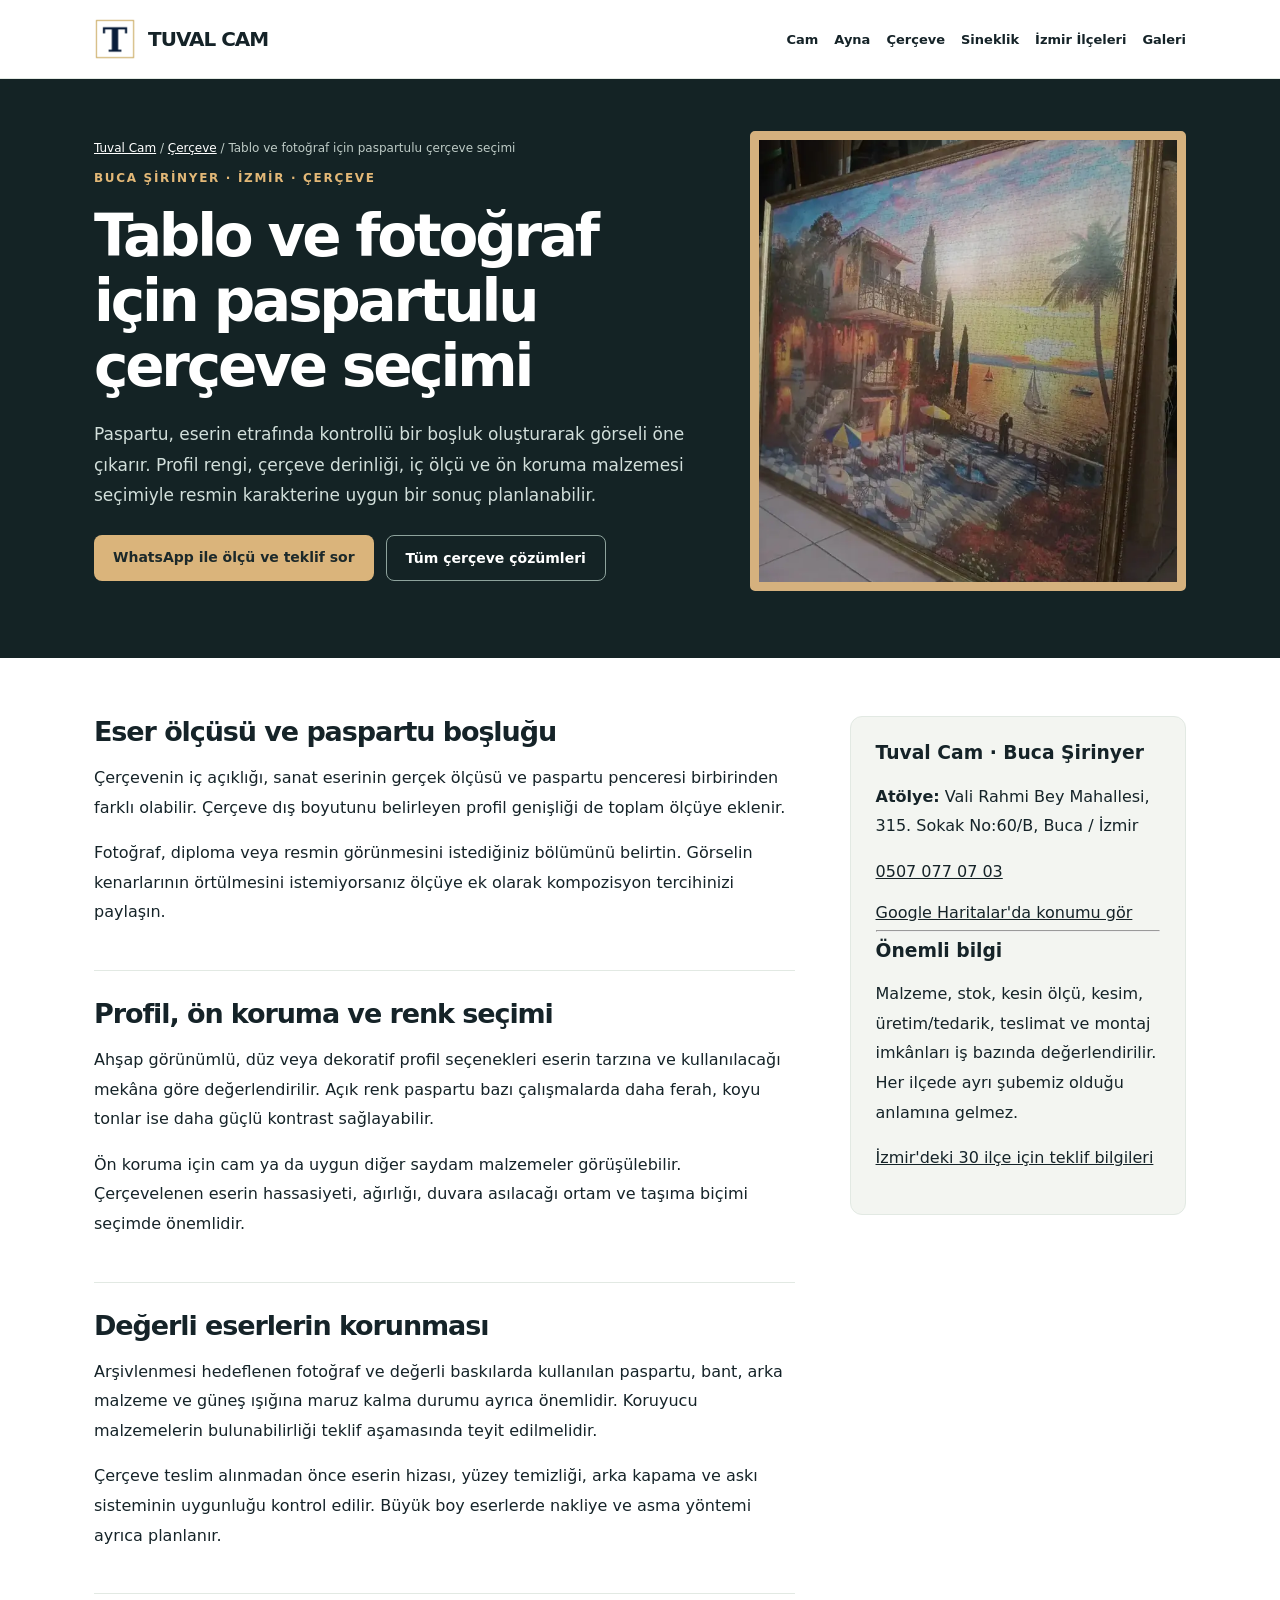
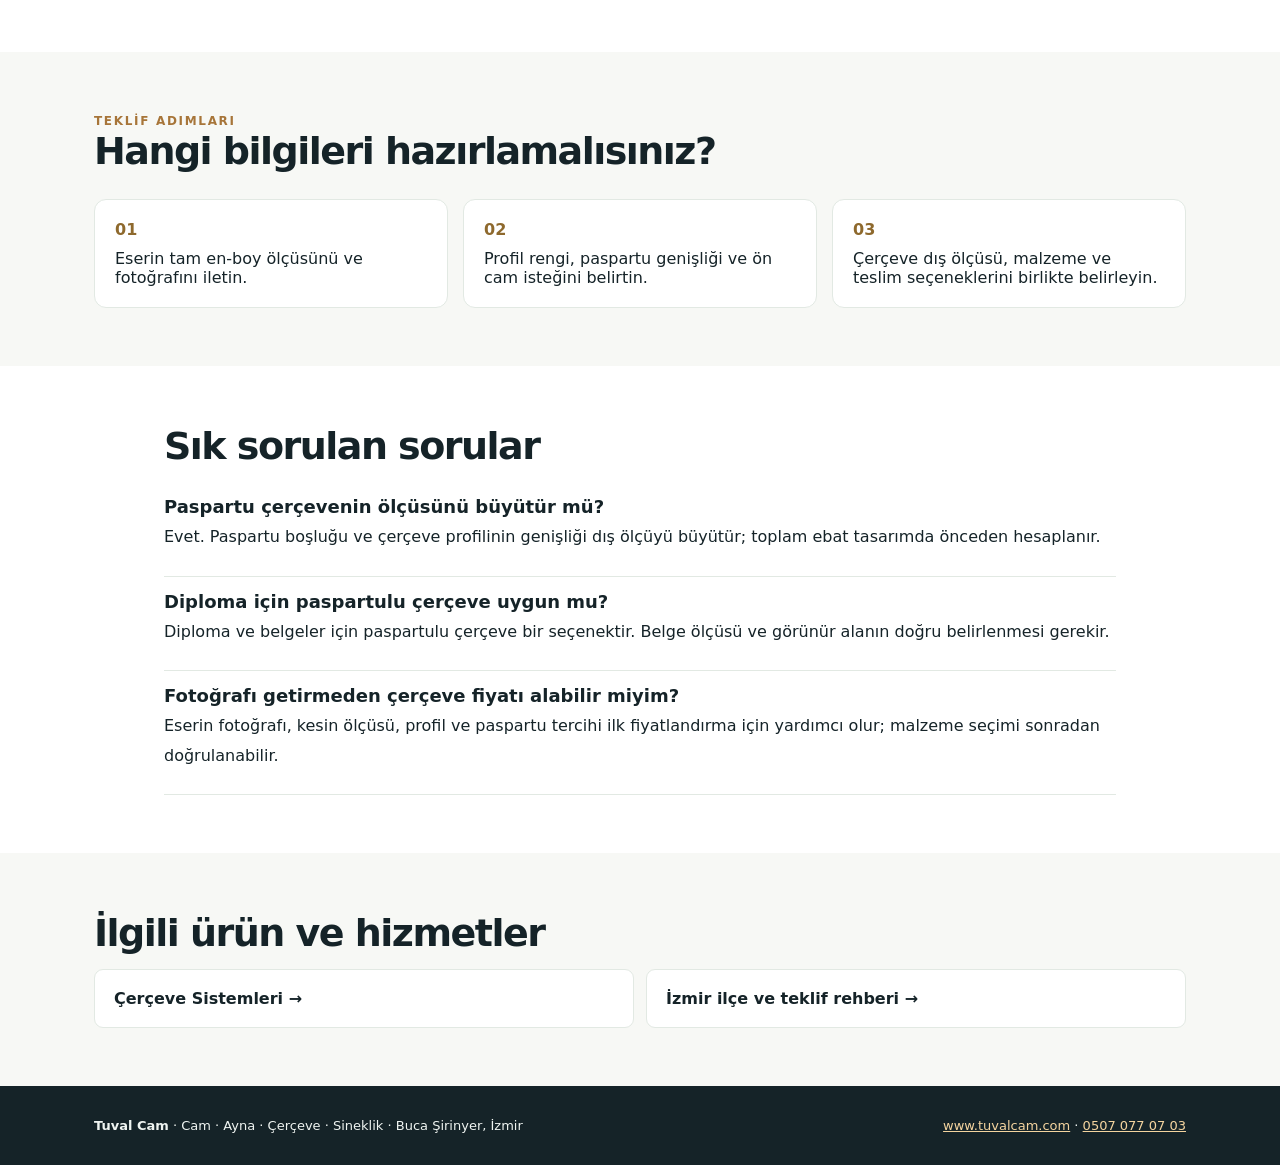
<file: paspartulu-cerceve/index.html>
<!DOCTYPE html>
<html lang="tr"><head><meta charset="utf-8"><meta name="viewport" content="width=device-width, initial-scale=1">
<title>Buca Paspartulu Tablo ve Fotoğraf Çerçevesi | Tuval Cam</title>
<meta name="description" content="Buca Şirinyer'de tablo, diploma, fotoğraf ve poster için paspartulu çerçeve, profil, ön cam ve özel ölçü seçeneklerini Tuval Cam ile görüşün."><meta name="robots" content="index,follow,max-image-preview:large">
<meta name="theme-color" content="#142325">
<link rel="canonical" href="https://www.tuvalcam.com/paspartulu-cerceve/">
<link rel="icon" type="image/png" sizes="192x192" href="/favicon-192x192.png">
<link rel="icon" type="image/png" sizes="48x48" href="/favicon-48x48.png">
<link rel="icon" href="/favicon.ico" sizes="any"><link rel="apple-touch-icon" href="/apple-touch-icon.png">
<meta property="og:type" content="website"><meta property="og:locale" content="tr_TR"><meta property="og:site_name" content="Tuval Cam">
<meta property="og:title" content="Buca Paspartulu Tablo ve Fotoğraf Çerçevesi | Tuval Cam"><meta property="og:description" content="Buca Şirinyer'de tablo, diploma, fotoğraf ve poster için paspartulu çerçeve, profil, ön cam ve özel ölçü seçeneklerini Tuval Cam ile görüşün."><meta property="og:url" content="https://www.tuvalcam.com/paspartulu-cerceve/">
<meta property="og:image" content="https://www.tuvalcam.com/assets/gallery/photo-008.webp"><meta name="twitter:card" content="summary_large_image">
<style>:root{--ink:#152328;--gold:#d9ae70;--line:#e2e9e3;--muted:#586967;--bg:#f7f8f5}*{box-sizing:border-box}html{scroll-behavior:smooth}body{margin:0;background:#fff;color:var(--ink);font-family:system-ui,-apple-system,"Segoe UI",Arial,sans-serif}a{color:inherit}.wrap{max-width:1140px;margin:auto;padding:0 24px}header{background:#fff;border-bottom:1px solid var(--line);position:sticky;top:0;z-index:5}.head{display:flex;gap:22px;justify-content:space-between;align-items:center;min-height:78px}.logo{font-size:20px;font-weight:850;letter-spacing:-.05em;text-decoration:none;display:flex;gap:12px;align-items:center}.logo img{height:42px;width:42px}.nav{display:flex;gap:16px;flex-wrap:wrap}.nav a{text-decoration:none;font-size:13px;font-weight:700}.nav a:hover,.link:hover{color:#a57535}.hero{background:#142325;color:#fff;padding:52px 0 67px}.hero .inside{display:grid;grid-template-columns:1.15fr .85fr;gap:6%;align-items:center}.eyebrow{font-weight:800;font-size:12px;letter-spacing:.14em;text-transform:uppercase;color:#a77539}.hero .eyebrow{color:#e3b877}h1{font-size:clamp(36px,4.7vw,58px);letter-spacing:-.055em;line-height:1.12;margin:18px 0 20px}.lead{color:var(--muted);font-size:17px;line-height:1.8}.hero .lead{color:#d2dfdb}.hero img{width:100%;max-height:460px;object-fit:cover;border:9px solid #d5b17e;border-radius:5px}.crumb{font-size:12px;margin-bottom:12px;color:#becbc6}.crumb a{color:#fff}.actions{display:flex;flex-wrap:wrap;gap:12px;margin-top:24px}.btn{display:inline-flex;padding:14px 19px;border-radius:8px;background:#dab47b;color:#1c292a;text-decoration:none;font-weight:800;font-size:14px}.btn.out{background:transparent;border:1px solid #8ea39d;color:#fff}.section{padding:58px 0}.section.soft{background:var(--bg)}.section h2{font-size:clamp(27px,3vw,38px);letter-spacing:-.04em;margin:0 0 14px}.section p,.section li{line-height:1.85}.split{display:grid;grid-template-columns:minmax(0,1fr) minmax(250px,.48fr);gap:5%}.content>section{padding:27px 0;border-bottom:1px solid var(--line)}.content>section:first-child{padding-top:0}.content h2{font-size:27px}.aside{align-self:start;background:#f3f5f1;padding:25px;border:1px solid var(--line);border-radius:12px}.aside h3{margin-top:0}.aside li{padding:4px 0}.steps{display:grid;grid-template-columns:repeat(3,minmax(0,1fr));gap:15px;margin-top:26px}.step{padding:20px;border:1px solid var(--line);border-radius:12px;background:#fff}.step b{display:block;color:#8e692d;margin-bottom:10px}.faq{border-bottom:1px solid var(--line);padding:14px 0}.faq h3{margin:0 0 5px;font-size:18px}.faq p{margin:0 0 10px}.related{display:grid;grid-template-columns:repeat(2,1fr);gap:12px}.related a{display:block;padding:19px;background:#fff;border:1px solid var(--line);border-radius:9px;text-decoration:none;font-weight:700}.related a:hover{border-color:#ab864c}footer{background:#152328;color:#eff4f1;padding:32px 0;font-size:13px}footer a{color:#f4d49f}.footer-inner{display:flex;justify-content:space-between;flex-wrap:wrap;gap:20px}@media(max-width:800px){.head{flex-wrap:wrap;padding:15px 0}.nav{gap:12px}.hero .inside,.split{grid-template-columns:1fr}.hero img{max-height:290px;object-position:center 25%}.steps,.related{grid-template-columns:1fr}.hero{padding:35px 0}}</style>
<script type="application/ld+json">{"@context":"https://schema.org","@graph":[{"@type":"WebPage","@id":"https://www.tuvalcam.com/paspartulu-cerceve/#webpage","url":"https://www.tuvalcam.com/paspartulu-cerceve/","name":"Buca Paspartulu Tablo ve Fotoğraf Çerçevesi | Tuval Cam","description":"Buca Şirinyer'de tablo, diploma, fotoğraf ve poster için paspartulu çerçeve, profil, ön cam ve özel ölçü seçeneklerini Tuval Cam ile görüşün.","inLanguage":"tr-TR","isPartOf":{"@id":"https://www.tuvalcam.com/#website"},"about":{"@id":"https://www.tuvalcam.com/#isletme"},"primaryImageOfPage":{"@type":"ImageObject","url":"https://www.tuvalcam.com/assets/gallery/photo-008.webp","width":750,"height":1000}},{"@type":"Service","@id":"https://www.tuvalcam.com/paspartulu-cerceve/#service","name":"Tablo ve fotoğraf için paspartulu çerçeve seçimi","description":"Paspartu, eserin etrafında kontrollü bir boşluk oluşturarak görseli öne çıkarır. Profil rengi, çerçeve derinliği, iç ölçü ve ön koruma malzemesi seçimiyle resmin karakterine uygun bir sonuç planlanabilir.","serviceType":"Tablo ve fotoğraf için paspartulu çerçeve seçimi","provider":{"@id":"https://www.tuvalcam.com/#isletme"},"areaServed":[{"@type":"Place","name":"Buca, İzmir"},{"@type":"AdministrativeArea","name":"İzmir"}],"url":"https://www.tuvalcam.com/paspartulu-cerceve/","image":"https://www.tuvalcam.com/assets/gallery/photo-008.webp"},{"@type":"BreadcrumbList","itemListElement":[{"@type":"ListItem","position":1,"name":"Ana Sayfa","item":"https://www.tuvalcam.com/"},{"@type":"ListItem","position":2,"name":"Çerçeve Sistemleri","item":"https://www.tuvalcam.com/cerceve/"},{"@type":"ListItem","position":3,"name":"Tablo ve fotoğraf için paspartulu çerçeve seçimi","item":"https://www.tuvalcam.com/paspartulu-cerceve/"}]}]}</script></head><body>
<header><div class="wrap head"><a class="logo" href="/" aria-label="Tuval Cam ana sayfa"><img src="/favicon-192x192.png" width="42" height="42" alt=""> TUVAL CAM</a>
<nav class="nav" aria-label="Ana menü"><a href="/cam/">Cam</a><a href="/ayna/">Ayna</a><a href="/cerceve/">Çerçeve</a><a href="/sineklik/">Sineklik</a><a href="/izmir/">İzmir İlçeleri</a><a href="/galeri/">Galeri</a></nav></div></header>
<main>
<section class="hero"><div class="wrap inside"><div><nav class="crumb" aria-label="İçerik yolu"><a href="/">Tuval Cam</a> / <a href="/cerceve/">Çerçeve</a> / Tablo ve fotoğraf için paspartulu çerçeve seçimi</nav>
<span class="eyebrow">Buca Şirinyer · İzmir · Çerçeve</span>
<h1>Tablo ve fotoğraf için paspartulu çerçeve seçimi</h1><p class="lead">Paspartu, eserin etrafında kontrollü bir boşluk oluşturarak görseli öne çıkarır. Profil rengi, çerçeve derinliği, iç ölçü ve ön koruma malzemesi seçimiyle resmin karakterine uygun bir sonuç planlanabilir.</p>
<div class="actions"><a class="btn" href="https://wa.me/905070770703?text=Merhaba%20Tuval%20Cam%2C%20Tablo%20ve%20foto%C4%9Fraf%20i%C3%A7in%20paspartulu%20%C3%A7er%C3%A7eve%20se%C3%A7imi%20hakk%C4%B1nda%20%C3%B6l%C3%A7%C3%BC%20ve%20teklif%20bilgisi%20almak%20istiyorum." target="_blank" rel="noopener noreferrer">WhatsApp ile ölçü ve teklif sor</a><a class="btn out" href="/cerceve/">Tüm çerçeve çözümleri</a></div></div>
<img src="/assets/gallery/photo-008.webp" width="750" height="1000" fetchpriority="high" decoding="async" alt="Tuval Cam'ın resim ve tablo çerçeve uygulamasından örnek fotoğraf"></div></section>
<div class="section"><div class="wrap split"><article class="content"><section><h2>Eser ölçüsü ve paspartu boşluğu</h2><p>Çerçevenin iç açıklığı, sanat eserinin gerçek ölçüsü ve paspartu penceresi birbirinden farklı olabilir. Çerçeve dış boyutunu belirleyen profil genişliği de toplam ölçüye eklenir.</p><p>Fotoğraf, diploma veya resmin görünmesini istediğiniz bölümünü belirtin. Görselin kenarlarının örtülmesini istemiyorsanız ölçüye ek olarak kompozisyon tercihinizi paylaşın.</p></section><section><h2>Profil, ön koruma ve renk seçimi</h2><p>Ahşap görünümlü, düz veya dekoratif profil seçenekleri eserin tarzına ve kullanılacağı mekâna göre değerlendirilir. Açık renk paspartu bazı çalışmalarda daha ferah, koyu tonlar ise daha güçlü kontrast sağlayabilir.</p><p>Ön koruma için cam ya da uygun diğer saydam malzemeler görüşülebilir. Çerçevelenen eserin hassasiyeti, ağırlığı, duvara asılacağı ortam ve taşıma biçimi seçimde önemlidir.</p></section><section><h2>Değerli eserlerin korunması</h2><p>Arşivlenmesi hedeflenen fotoğraf ve değerli baskılarda kullanılan paspartu, bant, arka malzeme ve güneş ışığına maruz kalma durumu ayrıca önemlidir. Koruyucu malzemelerin bulunabilirliği teklif aşamasında teyit edilmelidir.</p><p>Çerçeve teslim alınmadan önce eserin hizası, yüzey temizliği, arka kapama ve askı sisteminin uygunluğu kontrol edilir. Büyük boy eserlerde nakliye ve asma yöntemi ayrıca planlanır.</p></section></article>
<aside class="aside"><h3>Tuval Cam · Buca Şirinyer</h3><p><strong>Atölye:</strong> Vali Rahmi Bey Mahallesi, 315. Sokak No:60/B, Buca / İzmir</p><p><a href="tel:+905070770703">0507 077 07 03</a></p><a href="https://www.google.com/maps?cid=6213927876677764775" target="_blank" rel="noopener noreferrer">Google Haritalar'da konumu gör</a><hr><h3>Önemli bilgi</h3><p>Malzeme, stok, kesin ölçü, kesim, üretim/tedarik, teslimat ve montaj imkânları iş bazında değerlendirilir. Her ilçede ayrı şubemiz olduğu anlamına gelmez.</p><p><a href="/izmir/">İzmir'deki 30 ilçe için teklif bilgileri</a></p></aside></div></div>
<section class="section soft"><div class="wrap"><span class="eyebrow">Teklif adımları</span><h2>Hangi bilgileri hazırlamalısınız?</h2><div class="steps"><div class="step"><b>01</b>Eserin tam en-boy ölçüsünü ve fotoğrafını iletin.</div><div class="step"><b>02</b>Profil rengi, paspartu genişliği ve ön cam isteğini belirtin.</div><div class="step"><b>03</b>Çerçeve dış ölçüsü, malzeme ve teslim seçeneklerini birlikte belirleyin.</div></div></div></section>
<section class="section"><div class="wrap" style="max-width:1000px"><h2>Sık sorulan sorular</h2><div class="faq"><h3>Paspartu çerçevenin ölçüsünü büyütür mü?</h3><p>Evet. Paspartu boşluğu ve çerçeve profilinin genişliği dış ölçüyü büyütür; toplam ebat tasarımda önceden hesaplanır.</p></div><div class="faq"><h3>Diploma için paspartulu çerçeve uygun mu?</h3><p>Diploma ve belgeler için paspartulu çerçeve bir seçenektir. Belge ölçüsü ve görünür alanın doğru belirlenmesi gerekir.</p></div><div class="faq"><h3>Fotoğrafı getirmeden çerçeve fiyatı alabilir miyim?</h3><p>Eserin fotoğrafı, kesin ölçüsü, profil ve paspartu tercihi ilk fiyatlandırma için yardımcı olur; malzeme seçimi sonradan doğrulanabilir.</p></div></div></section>
<section class="section soft"><div class="wrap"><h2>İlgili ürün ve hizmetler</h2><div class="related"><a href="/cerceve/">Çerçeve Sistemleri →</a><a href="/izmir/">İzmir ilçe ve teklif rehberi →</a></div></div></section>
</main><footer><div class="wrap footer-inner"><span><strong>Tuval Cam</strong> · Cam · Ayna · Çerçeve · Sineklik · Buca Şirinyer, İzmir</span><span><a href="/">www.tuvalcam.com</a> · <a href="tel:+905070770703">0507 077 07 03</a></span></div></footer></body></html>
</file>
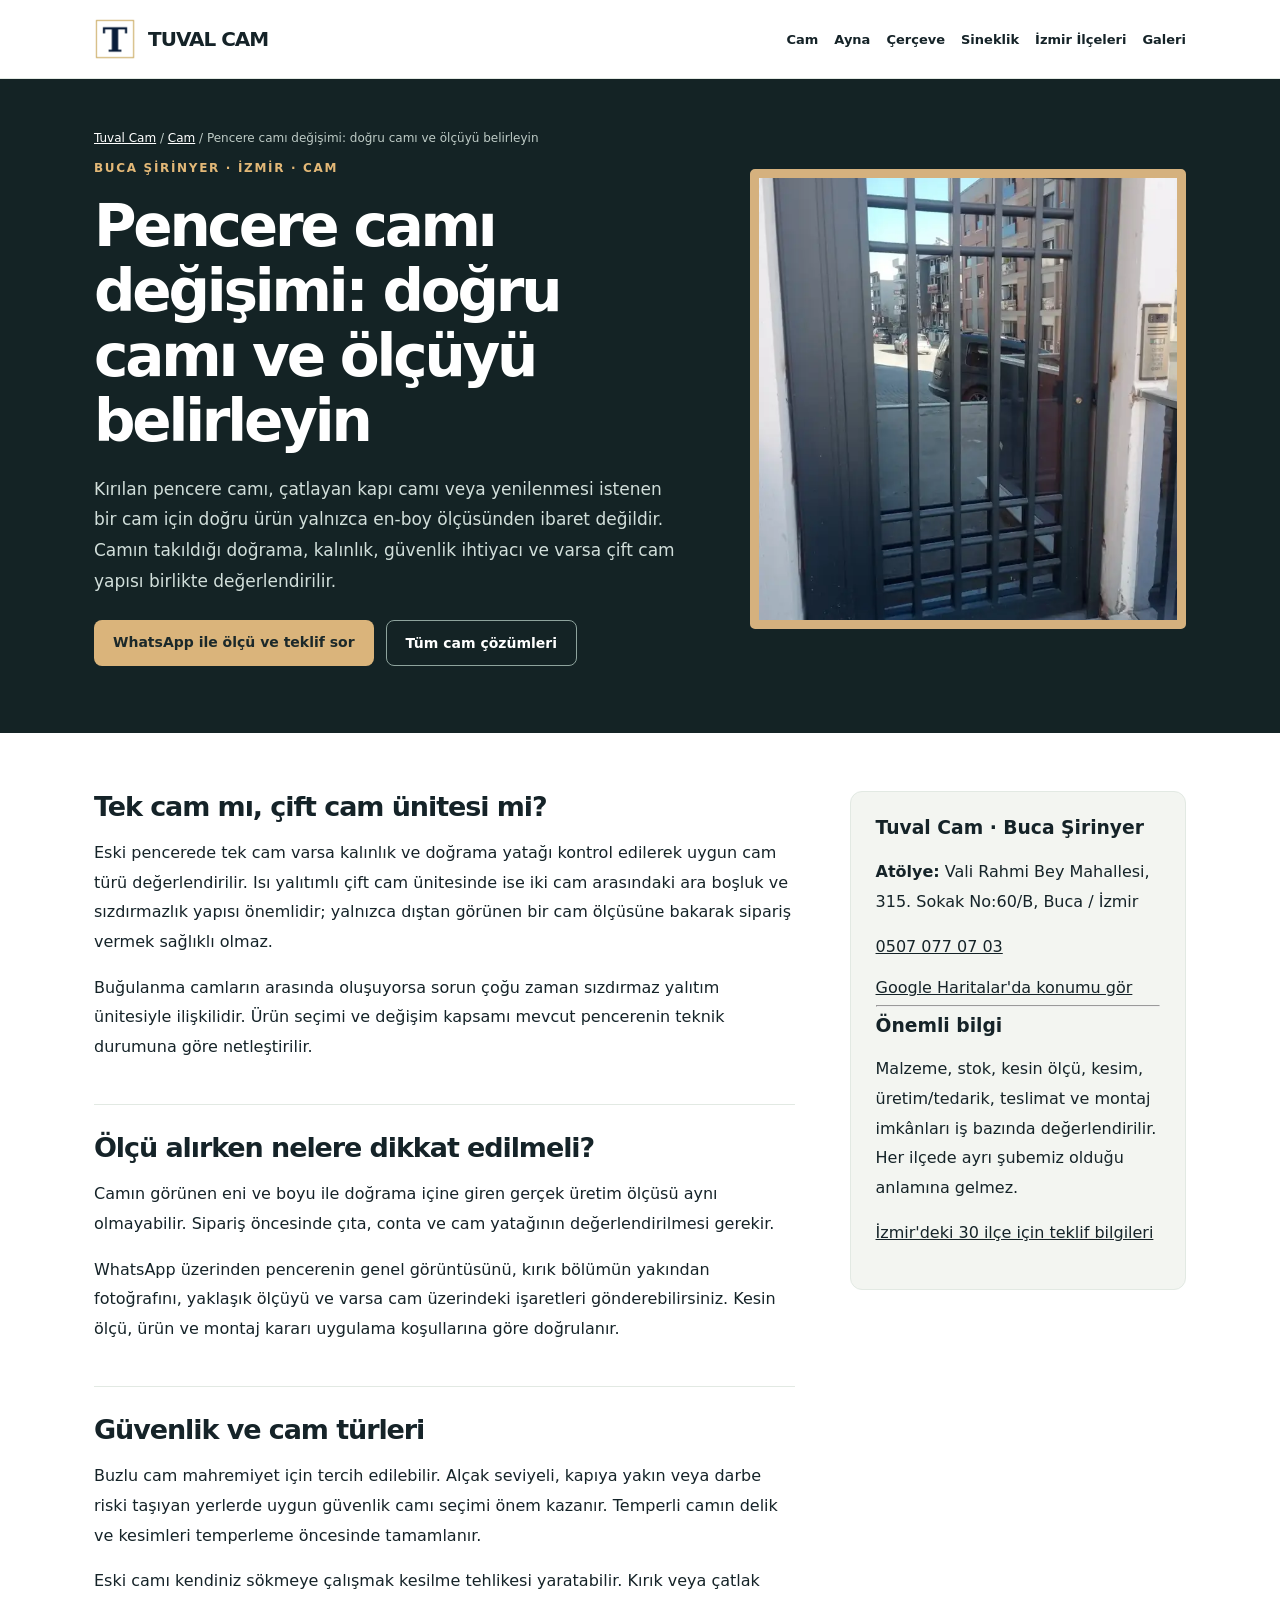
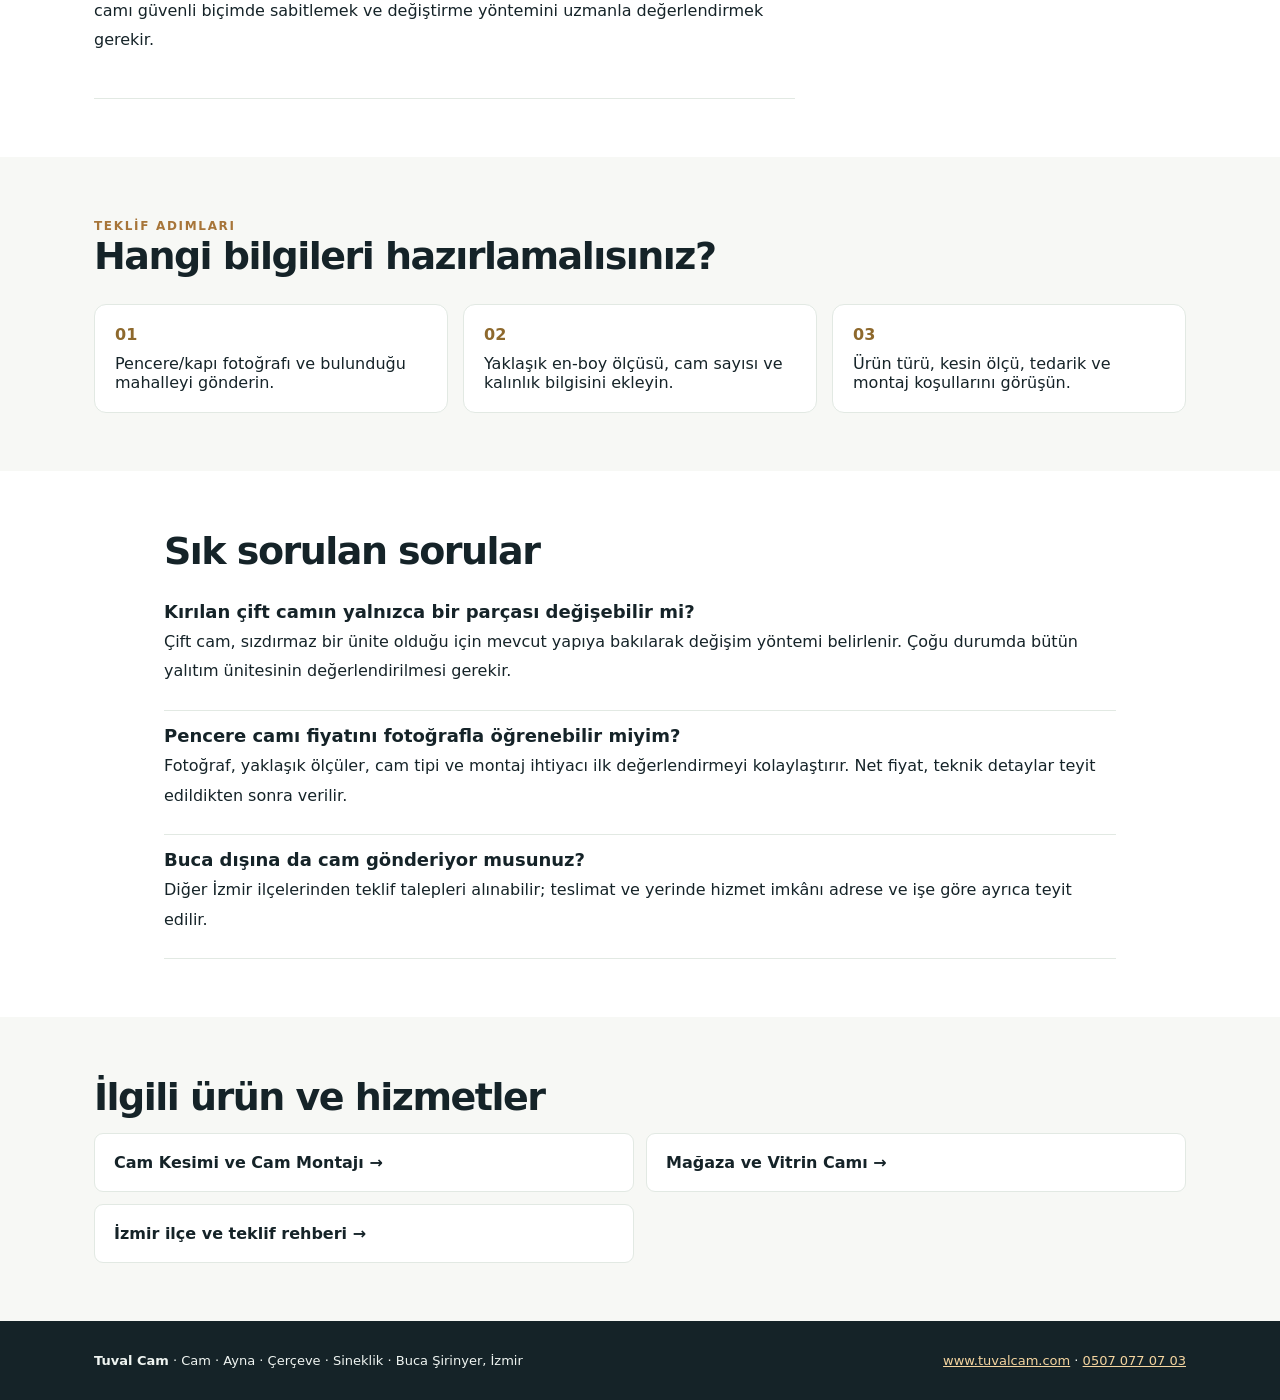
<file: pencere-cami-degisimi/index.html>
<!DOCTYPE html>
<html lang="tr"><head><meta charset="utf-8"><meta name="viewport" content="width=device-width, initial-scale=1">
<title>Buca Pencere Camı Değişimi ve Kırık Cam | Tuval Cam</title>
<meta name="description" content="Buca Şirinyer'de pencere camı değişimi, kırık cam, buzlu cam ve yalıtım camı talepleri için Tuval Cam'dan ölçü, ürün ve montaj bilgisi alın."><meta name="robots" content="index,follow,max-image-preview:large">
<meta name="theme-color" content="#142325">
<link rel="canonical" href="https://www.tuvalcam.com/pencere-cami-degisimi/">
<link rel="icon" type="image/png" sizes="192x192" href="/favicon-192x192.png">
<link rel="icon" type="image/png" sizes="48x48" href="/favicon-48x48.png">
<link rel="icon" href="/favicon.ico" sizes="any"><link rel="apple-touch-icon" href="/apple-touch-icon.png">
<meta property="og:type" content="website"><meta property="og:locale" content="tr_TR"><meta property="og:site_name" content="Tuval Cam">
<meta property="og:title" content="Buca Pencere Camı Değişimi ve Kırık Cam | Tuval Cam"><meta property="og:description" content="Buca Şirinyer'de pencere camı değişimi, kırık cam, buzlu cam ve yalıtım camı talepleri için Tuval Cam'dan ölçü, ürün ve montaj bilgisi alın."><meta property="og:url" content="https://www.tuvalcam.com/pencere-cami-degisimi/">
<meta property="og:image" content="https://www.tuvalcam.com/assets/gallery/photo-001.webp"><meta name="twitter:card" content="summary_large_image">
<style>:root{--ink:#152328;--gold:#d9ae70;--line:#e2e9e3;--muted:#586967;--bg:#f7f8f5}*{box-sizing:border-box}html{scroll-behavior:smooth}body{margin:0;background:#fff;color:var(--ink);font-family:system-ui,-apple-system,"Segoe UI",Arial,sans-serif}a{color:inherit}.wrap{max-width:1140px;margin:auto;padding:0 24px}header{background:#fff;border-bottom:1px solid var(--line);position:sticky;top:0;z-index:5}.head{display:flex;gap:22px;justify-content:space-between;align-items:center;min-height:78px}.logo{font-size:20px;font-weight:850;letter-spacing:-.05em;text-decoration:none;display:flex;gap:12px;align-items:center}.logo img{height:42px;width:42px}.nav{display:flex;gap:16px;flex-wrap:wrap}.nav a{text-decoration:none;font-size:13px;font-weight:700}.nav a:hover,.link:hover{color:#a57535}.hero{background:#142325;color:#fff;padding:52px 0 67px}.hero .inside{display:grid;grid-template-columns:1.15fr .85fr;gap:6%;align-items:center}.eyebrow{font-weight:800;font-size:12px;letter-spacing:.14em;text-transform:uppercase;color:#a77539}.hero .eyebrow{color:#e3b877}h1{font-size:clamp(36px,4.7vw,58px);letter-spacing:-.055em;line-height:1.12;margin:18px 0 20px}.lead{color:var(--muted);font-size:17px;line-height:1.8}.hero .lead{color:#d2dfdb}.hero img{width:100%;max-height:460px;object-fit:cover;border:9px solid #d5b17e;border-radius:5px}.crumb{font-size:12px;margin-bottom:12px;color:#becbc6}.crumb a{color:#fff}.actions{display:flex;flex-wrap:wrap;gap:12px;margin-top:24px}.btn{display:inline-flex;padding:14px 19px;border-radius:8px;background:#dab47b;color:#1c292a;text-decoration:none;font-weight:800;font-size:14px}.btn.out{background:transparent;border:1px solid #8ea39d;color:#fff}.section{padding:58px 0}.section.soft{background:var(--bg)}.section h2{font-size:clamp(27px,3vw,38px);letter-spacing:-.04em;margin:0 0 14px}.section p,.section li{line-height:1.85}.split{display:grid;grid-template-columns:minmax(0,1fr) minmax(250px,.48fr);gap:5%}.content>section{padding:27px 0;border-bottom:1px solid var(--line)}.content>section:first-child{padding-top:0}.content h2{font-size:27px}.aside{align-self:start;background:#f3f5f1;padding:25px;border:1px solid var(--line);border-radius:12px}.aside h3{margin-top:0}.aside li{padding:4px 0}.steps{display:grid;grid-template-columns:repeat(3,minmax(0,1fr));gap:15px;margin-top:26px}.step{padding:20px;border:1px solid var(--line);border-radius:12px;background:#fff}.step b{display:block;color:#8e692d;margin-bottom:10px}.faq{border-bottom:1px solid var(--line);padding:14px 0}.faq h3{margin:0 0 5px;font-size:18px}.faq p{margin:0 0 10px}.related{display:grid;grid-template-columns:repeat(2,1fr);gap:12px}.related a{display:block;padding:19px;background:#fff;border:1px solid var(--line);border-radius:9px;text-decoration:none;font-weight:700}.related a:hover{border-color:#ab864c}footer{background:#152328;color:#eff4f1;padding:32px 0;font-size:13px}footer a{color:#f4d49f}.footer-inner{display:flex;justify-content:space-between;flex-wrap:wrap;gap:20px}@media(max-width:800px){.head{flex-wrap:wrap;padding:15px 0}.nav{gap:12px}.hero .inside,.split{grid-template-columns:1fr}.hero img{max-height:290px;object-position:center 25%}.steps,.related{grid-template-columns:1fr}.hero{padding:35px 0}}</style>
<script type="application/ld+json">{"@context":"https://schema.org","@graph":[{"@type":"WebPage","@id":"https://www.tuvalcam.com/pencere-cami-degisimi/#webpage","url":"https://www.tuvalcam.com/pencere-cami-degisimi/","name":"Buca Pencere Camı Değişimi ve Kırık Cam | Tuval Cam","description":"Buca Şirinyer'de pencere camı değişimi, kırık cam, buzlu cam ve yalıtım camı talepleri için Tuval Cam'dan ölçü, ürün ve montaj bilgisi alın.","inLanguage":"tr-TR","isPartOf":{"@id":"https://www.tuvalcam.com/#website"},"about":{"@id":"https://www.tuvalcam.com/#isletme"},"primaryImageOfPage":{"@type":"ImageObject","url":"https://www.tuvalcam.com/assets/gallery/photo-001.webp","width":750,"height":1000}},{"@type":"Service","@id":"https://www.tuvalcam.com/pencere-cami-degisimi/#service","name":"Pencere camı değişimi: doğru camı ve ölçüyü belirleyin","description":"Kırılan pencere camı, çatlayan kapı camı veya yenilenmesi istenen bir cam için doğru ürün yalnızca en-boy ölçüsünden ibaret değildir. Camın takıldığı doğrama, kalınlık, güvenlik ihtiyacı ve varsa çift cam yapısı birlikte değerlendirilir.","serviceType":"Pencere camı değişimi: doğru camı ve ölçüyü belirleyin","provider":{"@id":"https://www.tuvalcam.com/#isletme"},"areaServed":[{"@type":"Place","name":"Buca, İzmir"},{"@type":"AdministrativeArea","name":"İzmir"}],"url":"https://www.tuvalcam.com/pencere-cami-degisimi/","image":"https://www.tuvalcam.com/assets/gallery/photo-001.webp"},{"@type":"BreadcrumbList","itemListElement":[{"@type":"ListItem","position":1,"name":"Ana Sayfa","item":"https://www.tuvalcam.com/"},{"@type":"ListItem","position":2,"name":"Cam Kesimi","item":"https://www.tuvalcam.com/cam/"},{"@type":"ListItem","position":3,"name":"Pencere camı değişimi: doğru camı ve ölçüyü belirleyin","item":"https://www.tuvalcam.com/pencere-cami-degisimi/"}]}]}</script></head><body>
<header><div class="wrap head"><a class="logo" href="/" aria-label="Tuval Cam ana sayfa"><img src="/favicon-192x192.png" width="42" height="42" alt=""> TUVAL CAM</a>
<nav class="nav" aria-label="Ana menü"><a href="/cam/">Cam</a><a href="/ayna/">Ayna</a><a href="/cerceve/">Çerçeve</a><a href="/sineklik/">Sineklik</a><a href="/izmir/">İzmir İlçeleri</a><a href="/galeri/">Galeri</a></nav></div></header>
<main>
<section class="hero"><div class="wrap inside"><div><nav class="crumb" aria-label="İçerik yolu"><a href="/">Tuval Cam</a> / <a href="/cam/">Cam</a> / Pencere camı değişimi: doğru camı ve ölçüyü belirleyin</nav>
<span class="eyebrow">Buca Şirinyer · İzmir · Cam</span>
<h1>Pencere camı değişimi: doğru camı ve ölçüyü belirleyin</h1><p class="lead">Kırılan pencere camı, çatlayan kapı camı veya yenilenmesi istenen bir cam için doğru ürün yalnızca en-boy ölçüsünden ibaret değildir. Camın takıldığı doğrama, kalınlık, güvenlik ihtiyacı ve varsa çift cam yapısı birlikte değerlendirilir.</p>
<div class="actions"><a class="btn" href="https://wa.me/905070770703?text=Merhaba%20Tuval%20Cam%2C%20Pencere%20cam%C4%B1%20de%C4%9Fi%C5%9Fimi%3A%20do%C4%9Fru%20cam%C4%B1%20ve%20%C3%B6l%C3%A7%C3%BCy%C3%BC%20belirleyin%20hakk%C4%B1nda%20%C3%B6l%C3%A7%C3%BC%20ve%20teklif%20bilgisi%20almak%20istiyorum." target="_blank" rel="noopener noreferrer">WhatsApp ile ölçü ve teklif sor</a><a class="btn out" href="/cam/">Tüm cam çözümleri</a></div></div>
<img src="/assets/gallery/photo-001.webp" width="750" height="1000" fetchpriority="high" decoding="async" alt="Tuval Cam tarafından paylaşılan cam uygulaması örnek fotoğrafı"></div></section>
<div class="section"><div class="wrap split"><article class="content"><section><h2>Tek cam mı, çift cam ünitesi mi?</h2><p>Eski pencerede tek cam varsa kalınlık ve doğrama yatağı kontrol edilerek uygun cam türü değerlendirilir. Isı yalıtımlı çift cam ünitesinde ise iki cam arasındaki ara boşluk ve sızdırmazlık yapısı önemlidir; yalnızca dıştan görünen bir cam ölçüsüne bakarak sipariş vermek sağlıklı olmaz.</p><p>Buğulanma camların arasında oluşuyorsa sorun çoğu zaman sızdırmaz yalıtım ünitesiyle ilişkilidir. Ürün seçimi ve değişim kapsamı mevcut pencerenin teknik durumuna göre netleştirilir.</p></section><section><h2>Ölçü alırken nelere dikkat edilmeli?</h2><p>Camın görünen eni ve boyu ile doğrama içine giren gerçek üretim ölçüsü aynı olmayabilir. Sipariş öncesinde çıta, conta ve cam yatağının değerlendirilmesi gerekir.</p><p>WhatsApp üzerinden pencerenin genel görüntüsünü, kırık bölümün yakından fotoğrafını, yaklaşık ölçüyü ve varsa cam üzerindeki işaretleri gönderebilirsiniz. Kesin ölçü, ürün ve montaj kararı uygulama koşullarına göre doğrulanır.</p></section><section><h2>Güvenlik ve cam türleri</h2><p>Buzlu cam mahremiyet için tercih edilebilir. Alçak seviyeli, kapıya yakın veya darbe riski taşıyan yerlerde uygun güvenlik camı seçimi önem kazanır. Temperli camın delik ve kesimleri temperleme öncesinde tamamlanır.</p><p>Eski camı kendiniz sökmeye çalışmak kesilme tehlikesi yaratabilir. Kırık veya çatlak camı güvenli biçimde sabitlemek ve değiştirme yöntemini uzmanla değerlendirmek gerekir.</p></section></article>
<aside class="aside"><h3>Tuval Cam · Buca Şirinyer</h3><p><strong>Atölye:</strong> Vali Rahmi Bey Mahallesi, 315. Sokak No:60/B, Buca / İzmir</p><p><a href="tel:+905070770703">0507 077 07 03</a></p><a href="https://www.google.com/maps?cid=6213927876677764775" target="_blank" rel="noopener noreferrer">Google Haritalar'da konumu gör</a><hr><h3>Önemli bilgi</h3><p>Malzeme, stok, kesin ölçü, kesim, üretim/tedarik, teslimat ve montaj imkânları iş bazında değerlendirilir. Her ilçede ayrı şubemiz olduğu anlamına gelmez.</p><p><a href="/izmir/">İzmir'deki 30 ilçe için teklif bilgileri</a></p></aside></div></div>
<section class="section soft"><div class="wrap"><span class="eyebrow">Teklif adımları</span><h2>Hangi bilgileri hazırlamalısınız?</h2><div class="steps"><div class="step"><b>01</b>Pencere/kapı fotoğrafı ve bulunduğu mahalleyi gönderin.</div><div class="step"><b>02</b>Yaklaşık en-boy ölçüsü, cam sayısı ve kalınlık bilgisini ekleyin.</div><div class="step"><b>03</b>Ürün türü, kesin ölçü, tedarik ve montaj koşullarını görüşün.</div></div></div></section>
<section class="section"><div class="wrap" style="max-width:1000px"><h2>Sık sorulan sorular</h2><div class="faq"><h3>Kırılan çift camın yalnızca bir parçası değişebilir mi?</h3><p>Çift cam, sızdırmaz bir ünite olduğu için mevcut yapıya bakılarak değişim yöntemi belirlenir. Çoğu durumda bütün yalıtım ünitesinin değerlendirilmesi gerekir.</p></div><div class="faq"><h3>Pencere camı fiyatını fotoğrafla öğrenebilir miyim?</h3><p>Fotoğraf, yaklaşık ölçüler, cam tipi ve montaj ihtiyacı ilk değerlendirmeyi kolaylaştırır. Net fiyat, teknik detaylar teyit edildikten sonra verilir.</p></div><div class="faq"><h3>Buca dışına da cam gönderiyor musunuz?</h3><p>Diğer İzmir ilçelerinden teklif talepleri alınabilir; teslimat ve yerinde hizmet imkânı adrese ve işe göre ayrıca teyit edilir.</p></div></div></section>
<section class="section soft"><div class="wrap"><h2>İlgili ürün ve hizmetler</h2><div class="related"><a href="/cam/">Cam Kesimi ve Cam Montajı →</a><a href="/vitrin-cami/">Mağaza ve Vitrin Camı →</a><a href="/izmir/">İzmir ilçe ve teklif rehberi →</a></div></div></section>
</main><footer><div class="wrap footer-inner"><span><strong>Tuval Cam</strong> · Cam · Ayna · Çerçeve · Sineklik · Buca Şirinyer, İzmir</span><span><a href="/">www.tuvalcam.com</a> · <a href="tel:+905070770703">0507 077 07 03</a></span></div></footer></body></html>
</file>
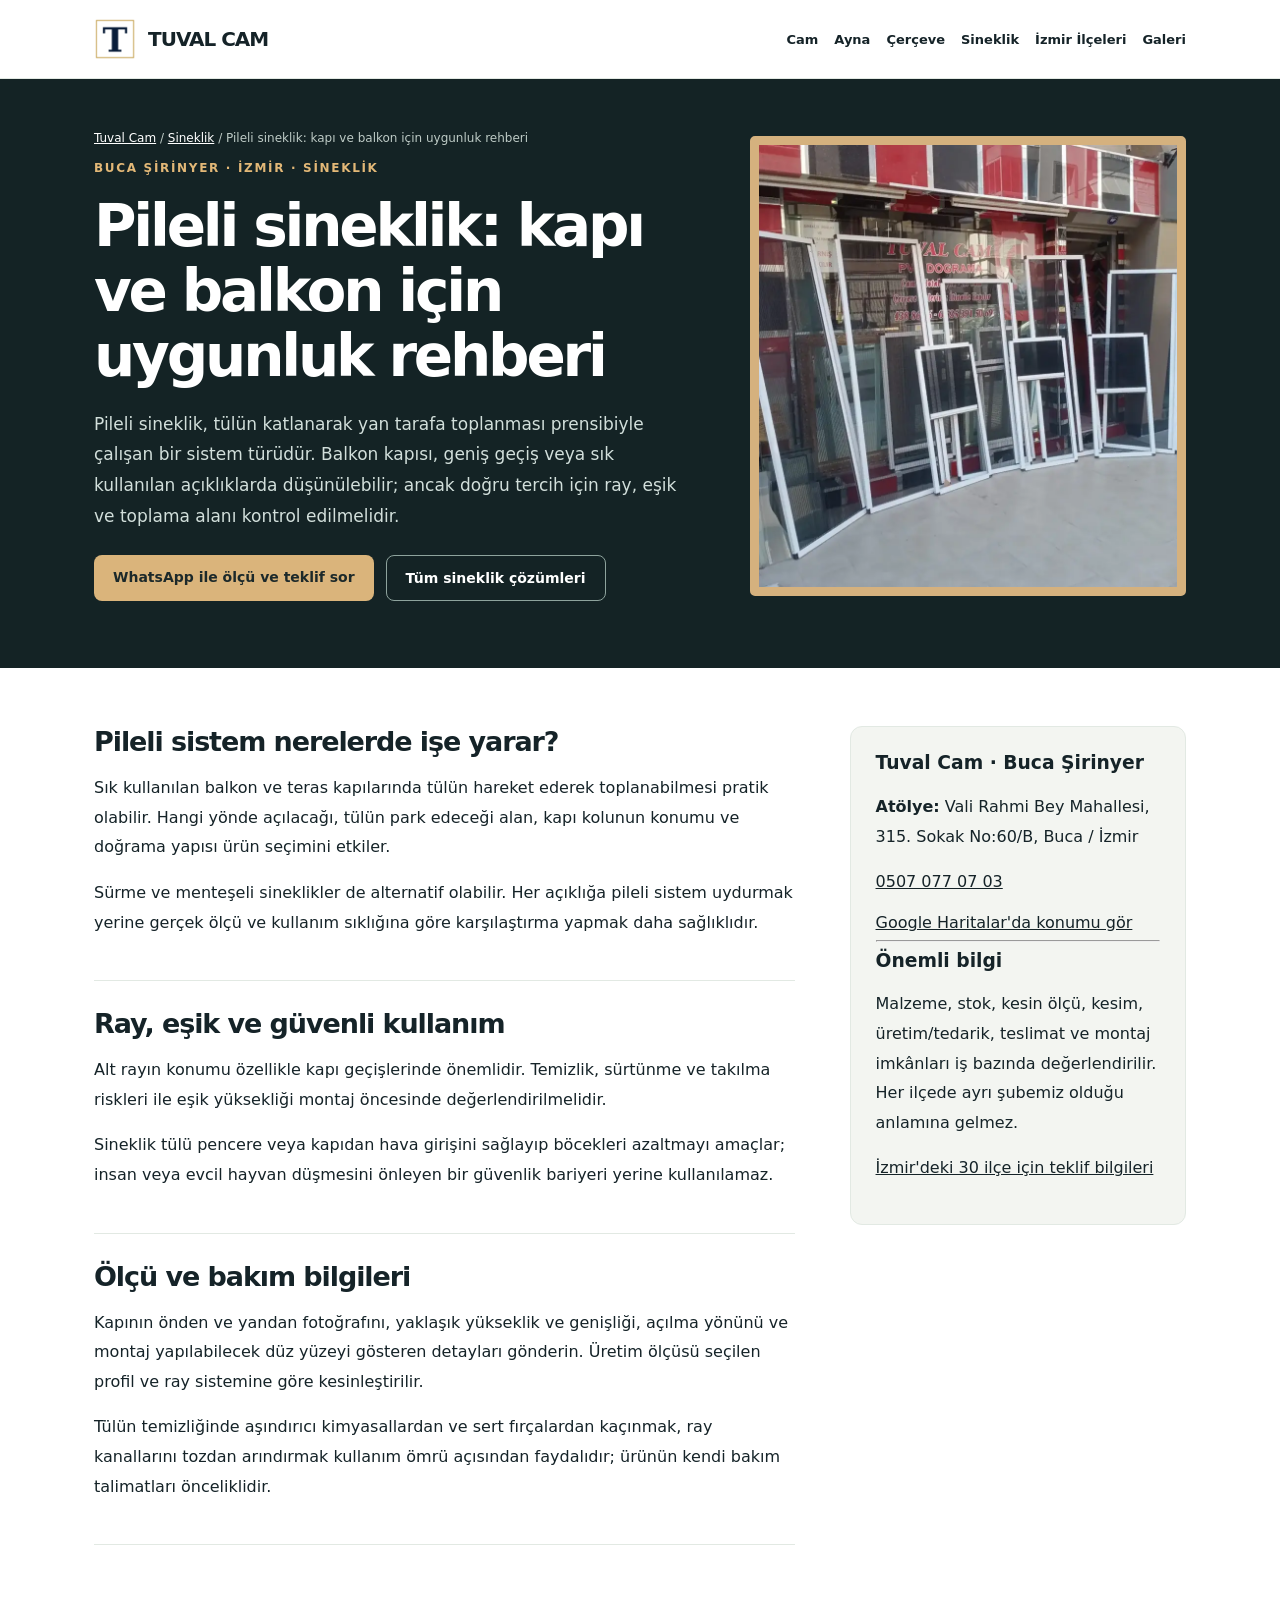
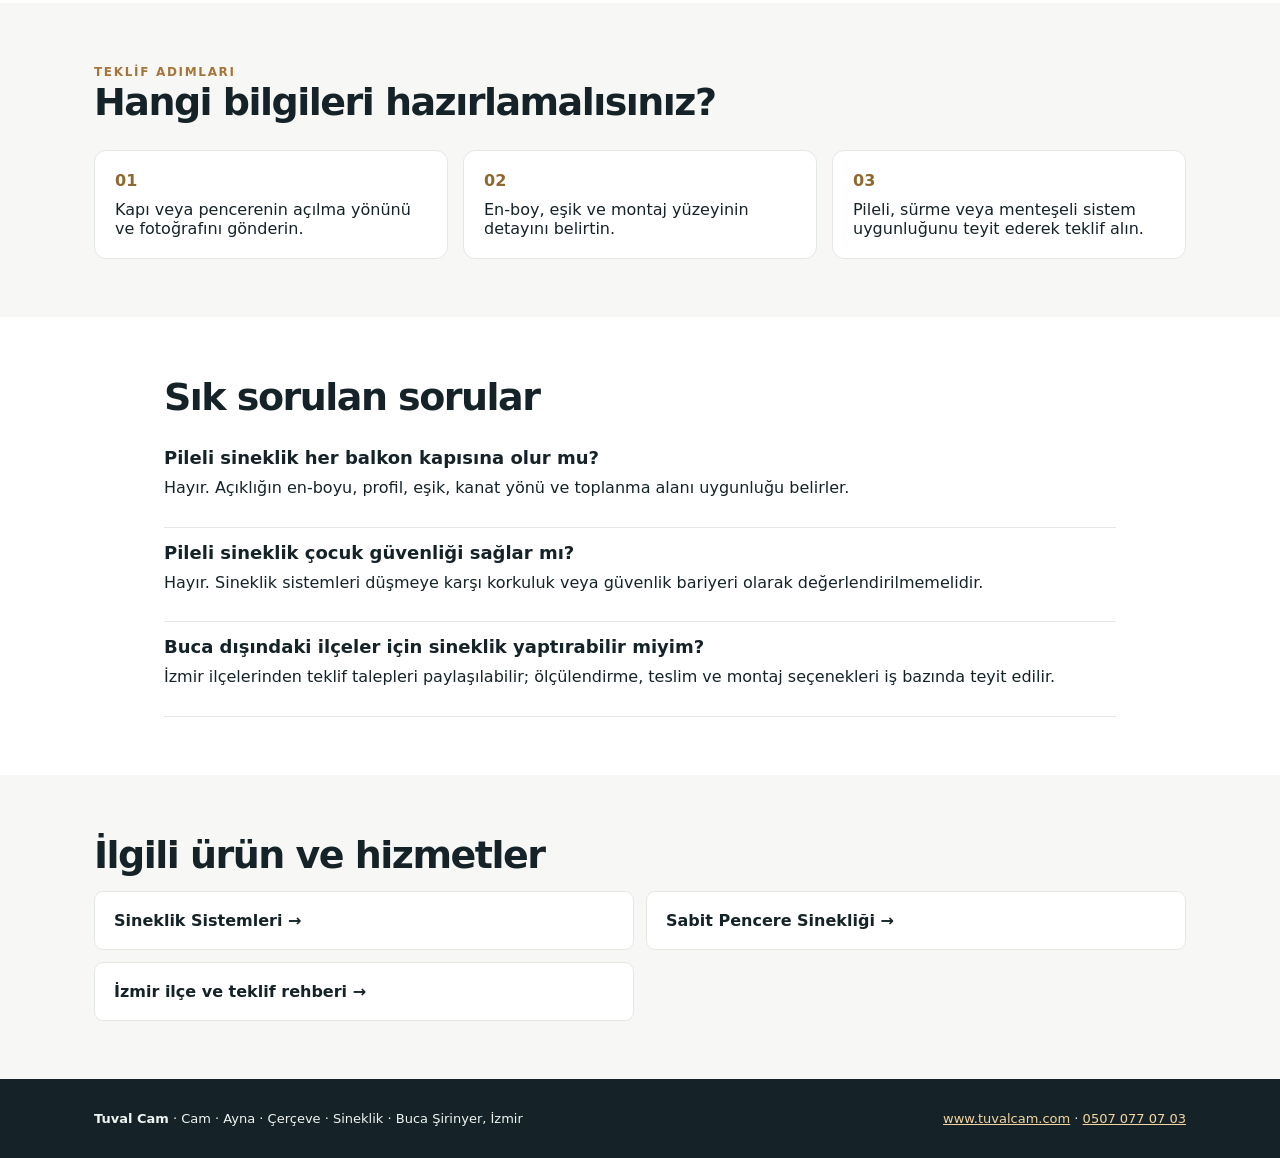
<file: pileli-sineklik/index.html>
<!DOCTYPE html>
<html lang="tr"><head><meta charset="utf-8"><meta name="viewport" content="width=device-width, initial-scale=1">
<title>Buca Pileli Sineklik, Kapı ve Balkon Sinekliği | Tuval Cam</title>
<meta name="description" content="Buca'da pileli (plise) sineklik sistemleri için kapı ölçüsü, profil, ray ve montaj şartlarını öğrenin. Tuval Cam'dan ihtiyaca göre teklif alın."><meta name="robots" content="index,follow,max-image-preview:large">
<meta name="theme-color" content="#142325">
<link rel="canonical" href="https://www.tuvalcam.com/pileli-sineklik/">
<link rel="icon" type="image/png" sizes="192x192" href="/favicon-192x192.png">
<link rel="icon" type="image/png" sizes="48x48" href="/favicon-48x48.png">
<link rel="icon" href="/favicon.ico" sizes="any"><link rel="apple-touch-icon" href="/apple-touch-icon.png">
<meta property="og:type" content="website"><meta property="og:locale" content="tr_TR"><meta property="og:site_name" content="Tuval Cam">
<meta property="og:title" content="Buca Pileli Sineklik, Kapı ve Balkon Sinekliği | Tuval Cam"><meta property="og:description" content="Buca'da pileli (plise) sineklik sistemleri için kapı ölçüsü, profil, ray ve montaj şartlarını öğrenin. Tuval Cam'dan ihtiyaca göre teklif alın."><meta property="og:url" content="https://www.tuvalcam.com/pileli-sineklik/">
<meta property="og:image" content="https://www.tuvalcam.com/assets/gallery/photo-006.webp"><meta name="twitter:card" content="summary_large_image">
<style>:root{--ink:#152328;--gold:#d9ae70;--line:#e2e9e3;--muted:#586967;--bg:#f7f8f5}*{box-sizing:border-box}html{scroll-behavior:smooth}body{margin:0;background:#fff;color:var(--ink);font-family:system-ui,-apple-system,"Segoe UI",Arial,sans-serif}a{color:inherit}.wrap{max-width:1140px;margin:auto;padding:0 24px}header{background:#fff;border-bottom:1px solid var(--line);position:sticky;top:0;z-index:5}.head{display:flex;gap:22px;justify-content:space-between;align-items:center;min-height:78px}.logo{font-size:20px;font-weight:850;letter-spacing:-.05em;text-decoration:none;display:flex;gap:12px;align-items:center}.logo img{height:42px;width:42px}.nav{display:flex;gap:16px;flex-wrap:wrap}.nav a{text-decoration:none;font-size:13px;font-weight:700}.nav a:hover,.link:hover{color:#a57535}.hero{background:#142325;color:#fff;padding:52px 0 67px}.hero .inside{display:grid;grid-template-columns:1.15fr .85fr;gap:6%;align-items:center}.eyebrow{font-weight:800;font-size:12px;letter-spacing:.14em;text-transform:uppercase;color:#a77539}.hero .eyebrow{color:#e3b877}h1{font-size:clamp(36px,4.7vw,58px);letter-spacing:-.055em;line-height:1.12;margin:18px 0 20px}.lead{color:var(--muted);font-size:17px;line-height:1.8}.hero .lead{color:#d2dfdb}.hero img{width:100%;max-height:460px;object-fit:cover;border:9px solid #d5b17e;border-radius:5px}.crumb{font-size:12px;margin-bottom:12px;color:#becbc6}.crumb a{color:#fff}.actions{display:flex;flex-wrap:wrap;gap:12px;margin-top:24px}.btn{display:inline-flex;padding:14px 19px;border-radius:8px;background:#dab47b;color:#1c292a;text-decoration:none;font-weight:800;font-size:14px}.btn.out{background:transparent;border:1px solid #8ea39d;color:#fff}.section{padding:58px 0}.section.soft{background:var(--bg)}.section h2{font-size:clamp(27px,3vw,38px);letter-spacing:-.04em;margin:0 0 14px}.section p,.section li{line-height:1.85}.split{display:grid;grid-template-columns:minmax(0,1fr) minmax(250px,.48fr);gap:5%}.content>section{padding:27px 0;border-bottom:1px solid var(--line)}.content>section:first-child{padding-top:0}.content h2{font-size:27px}.aside{align-self:start;background:#f3f5f1;padding:25px;border:1px solid var(--line);border-radius:12px}.aside h3{margin-top:0}.aside li{padding:4px 0}.steps{display:grid;grid-template-columns:repeat(3,minmax(0,1fr));gap:15px;margin-top:26px}.step{padding:20px;border:1px solid var(--line);border-radius:12px;background:#fff}.step b{display:block;color:#8e692d;margin-bottom:10px}.faq{border-bottom:1px solid var(--line);padding:14px 0}.faq h3{margin:0 0 5px;font-size:18px}.faq p{margin:0 0 10px}.related{display:grid;grid-template-columns:repeat(2,1fr);gap:12px}.related a{display:block;padding:19px;background:#fff;border:1px solid var(--line);border-radius:9px;text-decoration:none;font-weight:700}.related a:hover{border-color:#ab864c}footer{background:#152328;color:#eff4f1;padding:32px 0;font-size:13px}footer a{color:#f4d49f}.footer-inner{display:flex;justify-content:space-between;flex-wrap:wrap;gap:20px}@media(max-width:800px){.head{flex-wrap:wrap;padding:15px 0}.nav{gap:12px}.hero .inside,.split{grid-template-columns:1fr}.hero img{max-height:290px;object-position:center 25%}.steps,.related{grid-template-columns:1fr}.hero{padding:35px 0}}</style>
<script type="application/ld+json">{"@context":"https://schema.org","@graph":[{"@type":"WebPage","@id":"https://www.tuvalcam.com/pileli-sineklik/#webpage","url":"https://www.tuvalcam.com/pileli-sineklik/","name":"Buca Pileli Sineklik, Kapı ve Balkon Sinekliği | Tuval Cam","description":"Buca'da pileli (plise) sineklik sistemleri için kapı ölçüsü, profil, ray ve montaj şartlarını öğrenin. Tuval Cam'dan ihtiyaca göre teklif alın.","inLanguage":"tr-TR","isPartOf":{"@id":"https://www.tuvalcam.com/#website"},"about":{"@id":"https://www.tuvalcam.com/#isletme"},"primaryImageOfPage":{"@type":"ImageObject","url":"https://www.tuvalcam.com/assets/gallery/photo-006.webp","width":953,"height":1000}},{"@type":"Service","@id":"https://www.tuvalcam.com/pileli-sineklik/#service","name":"Pileli sineklik: kapı ve balkon için uygunluk rehberi","description":"Pileli sineklik, tülün katlanarak yan tarafa toplanması prensibiyle çalışan bir sistem türüdür. Balkon kapısı, geniş geçiş veya sık kullanılan açıklıklarda düşünülebilir; ancak doğru tercih için ray, eşik ve toplama alanı kontrol edilmelidir.","serviceType":"Pileli sineklik: kapı ve balkon için uygunluk rehberi","provider":{"@id":"https://www.tuvalcam.com/#isletme"},"areaServed":[{"@type":"Place","name":"Buca, İzmir"},{"@type":"AdministrativeArea","name":"İzmir"}],"url":"https://www.tuvalcam.com/pileli-sineklik/","image":"https://www.tuvalcam.com/assets/gallery/photo-006.webp"},{"@type":"BreadcrumbList","itemListElement":[{"@type":"ListItem","position":1,"name":"Ana Sayfa","item":"https://www.tuvalcam.com/"},{"@type":"ListItem","position":2,"name":"Sineklik Sistemleri","item":"https://www.tuvalcam.com/sineklik/"},{"@type":"ListItem","position":3,"name":"Pileli sineklik: kapı ve balkon için uygunluk rehberi","item":"https://www.tuvalcam.com/pileli-sineklik/"}]}]}</script></head><body>
<header><div class="wrap head"><a class="logo" href="/" aria-label="Tuval Cam ana sayfa"><img src="/favicon-192x192.png" width="42" height="42" alt=""> TUVAL CAM</a>
<nav class="nav" aria-label="Ana menü"><a href="/cam/">Cam</a><a href="/ayna/">Ayna</a><a href="/cerceve/">Çerçeve</a><a href="/sineklik/">Sineklik</a><a href="/izmir/">İzmir İlçeleri</a><a href="/galeri/">Galeri</a></nav></div></header>
<main>
<section class="hero"><div class="wrap inside"><div><nav class="crumb" aria-label="İçerik yolu"><a href="/">Tuval Cam</a> / <a href="/sineklik/">Sineklik</a> / Pileli sineklik: kapı ve balkon için uygunluk rehberi</nav>
<span class="eyebrow">Buca Şirinyer · İzmir · Sineklik</span>
<h1>Pileli sineklik: kapı ve balkon için uygunluk rehberi</h1><p class="lead">Pileli sineklik, tülün katlanarak yan tarafa toplanması prensibiyle çalışan bir sistem türüdür. Balkon kapısı, geniş geçiş veya sık kullanılan açıklıklarda düşünülebilir; ancak doğru tercih için ray, eşik ve toplama alanı kontrol edilmelidir.</p>
<div class="actions"><a class="btn" href="https://wa.me/905070770703?text=Merhaba%20Tuval%20Cam%2C%20Pileli%20sineklik%3A%20kap%C4%B1%20ve%20balkon%20i%C3%A7in%20uygunluk%20rehberi%20hakk%C4%B1nda%20%C3%B6l%C3%A7%C3%BC%20ve%20teklif%20bilgisi%20almak%20istiyorum." target="_blank" rel="noopener noreferrer">WhatsApp ile ölçü ve teklif sor</a><a class="btn out" href="/sineklik/">Tüm sineklik çözümleri</a></div></div>
<img src="/assets/gallery/photo-006.webp" width="953" height="1000" fetchpriority="high" decoding="async" alt="Tuval Cam işletmesinin paylaştığı sineklik sistemleri örnek fotoğrafı"></div></section>
<div class="section"><div class="wrap split"><article class="content"><section><h2>Pileli sistem nerelerde işe yarar?</h2><p>Sık kullanılan balkon ve teras kapılarında tülün hareket ederek toplanabilmesi pratik olabilir. Hangi yönde açılacağı, tülün park edeceği alan, kapı kolunun konumu ve doğrama yapısı ürün seçimini etkiler.</p><p>Sürme ve menteşeli sineklikler de alternatif olabilir. Her açıklığa pileli sistem uydurmak yerine gerçek ölçü ve kullanım sıklığına göre karşılaştırma yapmak daha sağlıklıdır.</p></section><section><h2>Ray, eşik ve güvenli kullanım</h2><p>Alt rayın konumu özellikle kapı geçişlerinde önemlidir. Temizlik, sürtünme ve takılma riskleri ile eşik yüksekliği montaj öncesinde değerlendirilmelidir.</p><p>Sineklik tülü pencere veya kapıdan hava girişini sağlayıp böcekleri azaltmayı amaçlar; insan veya evcil hayvan düşmesini önleyen bir güvenlik bariyeri yerine kullanılamaz.</p></section><section><h2>Ölçü ve bakım bilgileri</h2><p>Kapının önden ve yandan fotoğrafını, yaklaşık yükseklik ve genişliği, açılma yönünü ve montaj yapılabilecek düz yüzeyi gösteren detayları gönderin. Üretim ölçüsü seçilen profil ve ray sistemine göre kesinleştirilir.</p><p>Tülün temizliğinde aşındırıcı kimyasallardan ve sert fırçalardan kaçınmak, ray kanallarını tozdan arındırmak kullanım ömrü açısından faydalıdır; ürünün kendi bakım talimatları önceliklidir.</p></section></article>
<aside class="aside"><h3>Tuval Cam · Buca Şirinyer</h3><p><strong>Atölye:</strong> Vali Rahmi Bey Mahallesi, 315. Sokak No:60/B, Buca / İzmir</p><p><a href="tel:+905070770703">0507 077 07 03</a></p><a href="https://www.google.com/maps?cid=6213927876677764775" target="_blank" rel="noopener noreferrer">Google Haritalar'da konumu gör</a><hr><h3>Önemli bilgi</h3><p>Malzeme, stok, kesin ölçü, kesim, üretim/tedarik, teslimat ve montaj imkânları iş bazında değerlendirilir. Her ilçede ayrı şubemiz olduğu anlamına gelmez.</p><p><a href="/izmir/">İzmir'deki 30 ilçe için teklif bilgileri</a></p></aside></div></div>
<section class="section soft"><div class="wrap"><span class="eyebrow">Teklif adımları</span><h2>Hangi bilgileri hazırlamalısınız?</h2><div class="steps"><div class="step"><b>01</b>Kapı veya pencerenin açılma yönünü ve fotoğrafını gönderin.</div><div class="step"><b>02</b>En-boy, eşik ve montaj yüzeyinin detayını belirtin.</div><div class="step"><b>03</b>Pileli, sürme veya menteşeli sistem uygunluğunu teyit ederek teklif alın.</div></div></div></section>
<section class="section"><div class="wrap" style="max-width:1000px"><h2>Sık sorulan sorular</h2><div class="faq"><h3>Pileli sineklik her balkon kapısına olur mu?</h3><p>Hayır. Açıklığın en-boyu, profil, eşik, kanat yönü ve toplanma alanı uygunluğu belirler.</p></div><div class="faq"><h3>Pileli sineklik çocuk güvenliği sağlar mı?</h3><p>Hayır. Sineklik sistemleri düşmeye karşı korkuluk veya güvenlik bariyeri olarak değerlendirilmemelidir.</p></div><div class="faq"><h3>Buca dışındaki ilçeler için sineklik yaptırabilir miyim?</h3><p>İzmir ilçelerinden teklif talepleri paylaşılabilir; ölçülendirme, teslim ve montaj seçenekleri iş bazında teyit edilir.</p></div></div></section>
<section class="section soft"><div class="wrap"><h2>İlgili ürün ve hizmetler</h2><div class="related"><a href="/sineklik/">Sineklik Sistemleri →</a><a href="/sabit-sineklik/">Sabit Pencere Sinekliği →</a><a href="/izmir/">İzmir ilçe ve teklif rehberi →</a></div></div></section>
</main><footer><div class="wrap footer-inner"><span><strong>Tuval Cam</strong> · Cam · Ayna · Çerçeve · Sineklik · Buca Şirinyer, İzmir</span><span><a href="/">www.tuvalcam.com</a> · <a href="tel:+905070770703">0507 077 07 03</a></span></div></footer></body></html>
</file>
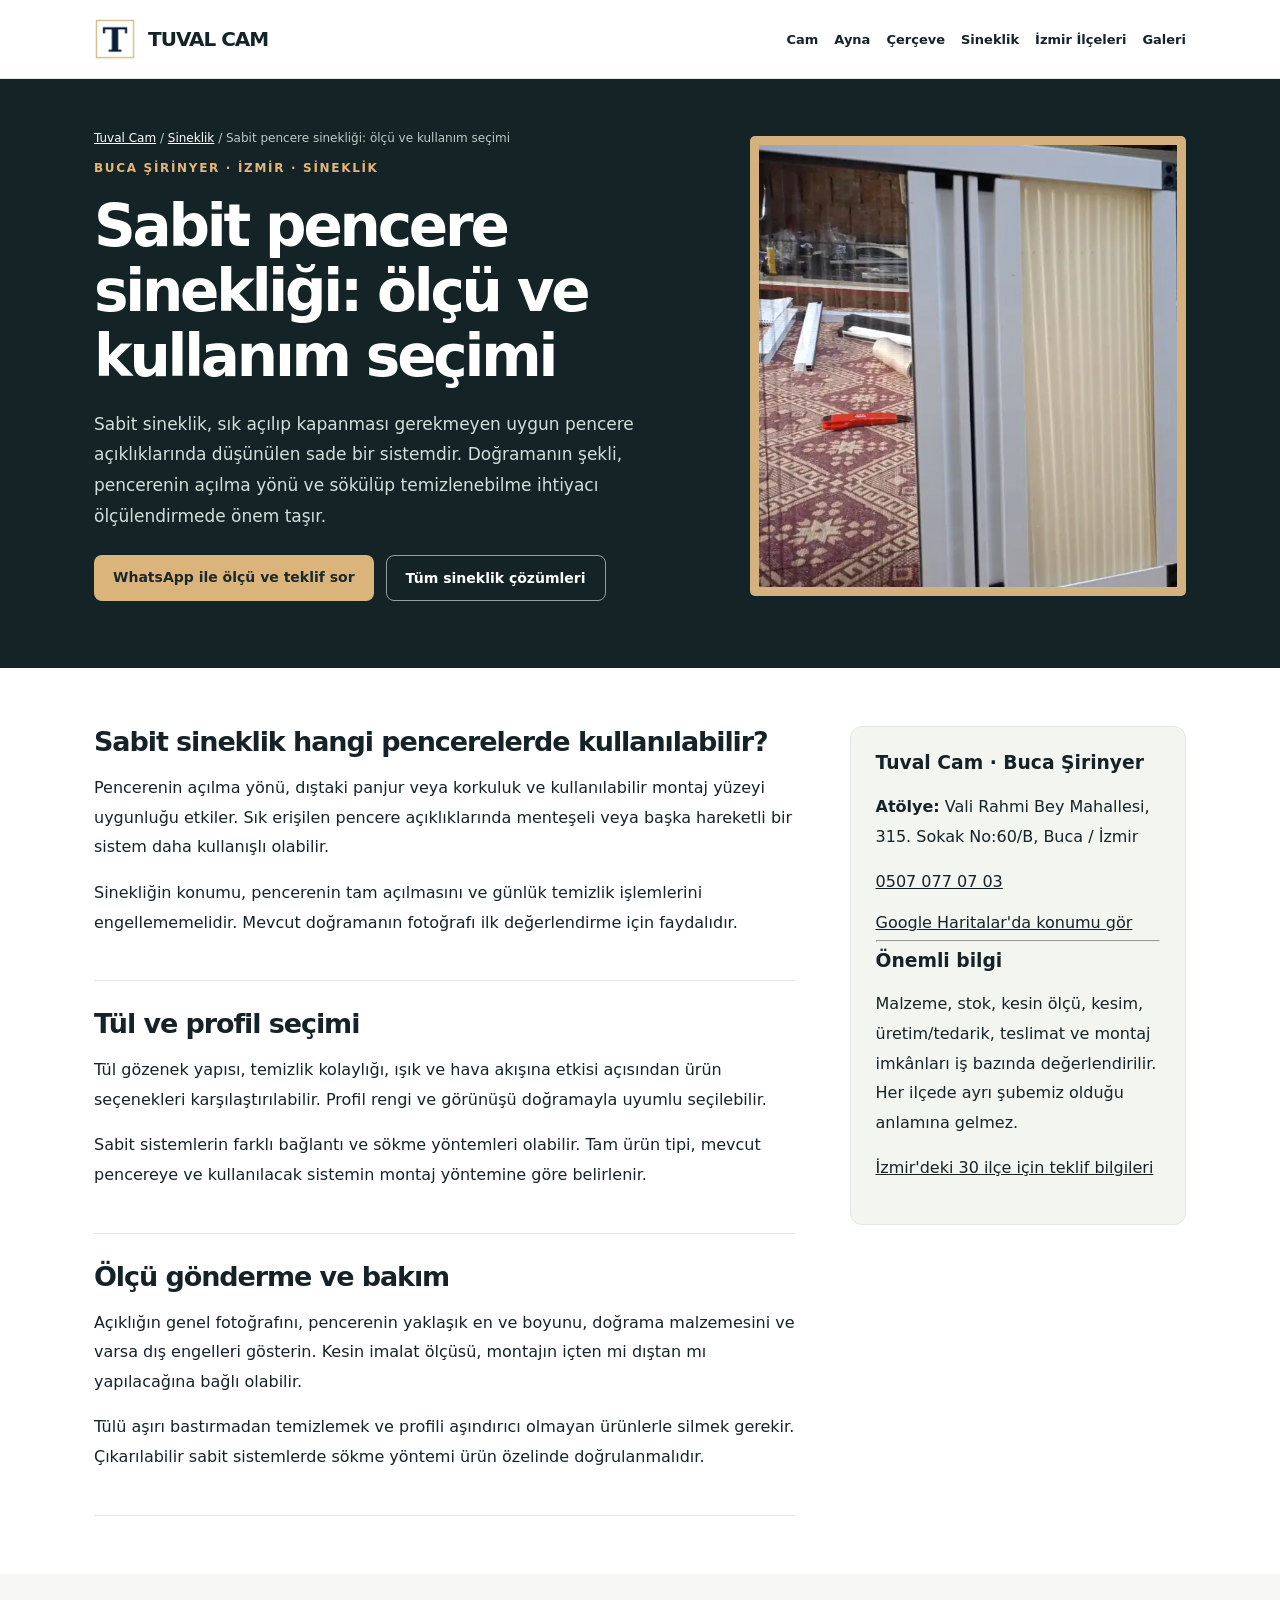
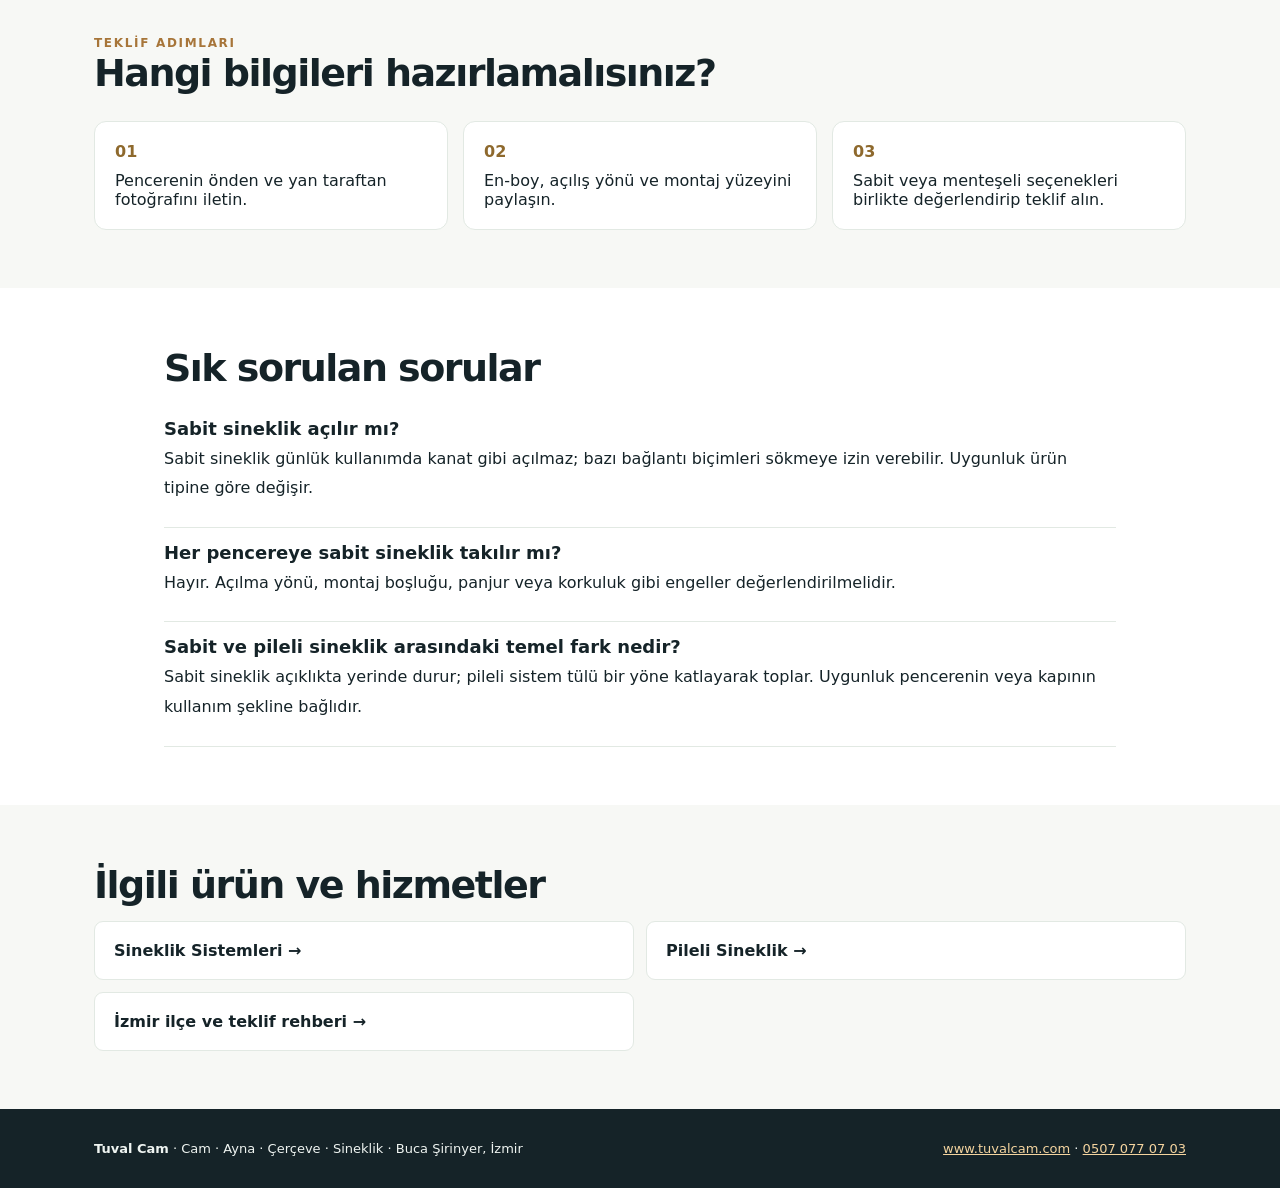
<file: sabit-sineklik/index.html>
<!DOCTYPE html>
<html lang="tr"><head><meta charset="utf-8"><meta name="viewport" content="width=device-width, initial-scale=1">
<title>Buca Sabit Pencere Sinekliği ve Ölçü Rehberi | Tuval Cam</title>
<meta name="description" content="Buca Şirinyer'de sabit pencere sinekliği için tül, profil, pencere ölçüsü ve montaj seçeneklerini Tuval Cam ile değerlendirin."><meta name="robots" content="index,follow,max-image-preview:large">
<meta name="theme-color" content="#142325">
<link rel="canonical" href="https://www.tuvalcam.com/sabit-sineklik/">
<link rel="icon" type="image/png" sizes="192x192" href="/favicon-192x192.png">
<link rel="icon" type="image/png" sizes="48x48" href="/favicon-48x48.png">
<link rel="icon" href="/favicon.ico" sizes="any"><link rel="apple-touch-icon" href="/apple-touch-icon.png">
<meta property="og:type" content="website"><meta property="og:locale" content="tr_TR"><meta property="og:site_name" content="Tuval Cam">
<meta property="og:title" content="Buca Sabit Pencere Sinekliği ve Ölçü Rehberi | Tuval Cam"><meta property="og:description" content="Buca Şirinyer'de sabit pencere sinekliği için tül, profil, pencere ölçüsü ve montaj seçeneklerini Tuval Cam ile değerlendirin."><meta property="og:url" content="https://www.tuvalcam.com/sabit-sineklik/">
<meta property="og:image" content="https://www.tuvalcam.com/assets/gallery/photo-007.webp"><meta name="twitter:card" content="summary_large_image">
<style>:root{--ink:#152328;--gold:#d9ae70;--line:#e2e9e3;--muted:#586967;--bg:#f7f8f5}*{box-sizing:border-box}html{scroll-behavior:smooth}body{margin:0;background:#fff;color:var(--ink);font-family:system-ui,-apple-system,"Segoe UI",Arial,sans-serif}a{color:inherit}.wrap{max-width:1140px;margin:auto;padding:0 24px}header{background:#fff;border-bottom:1px solid var(--line);position:sticky;top:0;z-index:5}.head{display:flex;gap:22px;justify-content:space-between;align-items:center;min-height:78px}.logo{font-size:20px;font-weight:850;letter-spacing:-.05em;text-decoration:none;display:flex;gap:12px;align-items:center}.logo img{height:42px;width:42px}.nav{display:flex;gap:16px;flex-wrap:wrap}.nav a{text-decoration:none;font-size:13px;font-weight:700}.nav a:hover,.link:hover{color:#a57535}.hero{background:#142325;color:#fff;padding:52px 0 67px}.hero .inside{display:grid;grid-template-columns:1.15fr .85fr;gap:6%;align-items:center}.eyebrow{font-weight:800;font-size:12px;letter-spacing:.14em;text-transform:uppercase;color:#a77539}.hero .eyebrow{color:#e3b877}h1{font-size:clamp(36px,4.7vw,58px);letter-spacing:-.055em;line-height:1.12;margin:18px 0 20px}.lead{color:var(--muted);font-size:17px;line-height:1.8}.hero .lead{color:#d2dfdb}.hero img{width:100%;max-height:460px;object-fit:cover;border:9px solid #d5b17e;border-radius:5px}.crumb{font-size:12px;margin-bottom:12px;color:#becbc6}.crumb a{color:#fff}.actions{display:flex;flex-wrap:wrap;gap:12px;margin-top:24px}.btn{display:inline-flex;padding:14px 19px;border-radius:8px;background:#dab47b;color:#1c292a;text-decoration:none;font-weight:800;font-size:14px}.btn.out{background:transparent;border:1px solid #8ea39d;color:#fff}.section{padding:58px 0}.section.soft{background:var(--bg)}.section h2{font-size:clamp(27px,3vw,38px);letter-spacing:-.04em;margin:0 0 14px}.section p,.section li{line-height:1.85}.split{display:grid;grid-template-columns:minmax(0,1fr) minmax(250px,.48fr);gap:5%}.content>section{padding:27px 0;border-bottom:1px solid var(--line)}.content>section:first-child{padding-top:0}.content h2{font-size:27px}.aside{align-self:start;background:#f3f5f1;padding:25px;border:1px solid var(--line);border-radius:12px}.aside h3{margin-top:0}.aside li{padding:4px 0}.steps{display:grid;grid-template-columns:repeat(3,minmax(0,1fr));gap:15px;margin-top:26px}.step{padding:20px;border:1px solid var(--line);border-radius:12px;background:#fff}.step b{display:block;color:#8e692d;margin-bottom:10px}.faq{border-bottom:1px solid var(--line);padding:14px 0}.faq h3{margin:0 0 5px;font-size:18px}.faq p{margin:0 0 10px}.related{display:grid;grid-template-columns:repeat(2,1fr);gap:12px}.related a{display:block;padding:19px;background:#fff;border:1px solid var(--line);border-radius:9px;text-decoration:none;font-weight:700}.related a:hover{border-color:#ab864c}footer{background:#152328;color:#eff4f1;padding:32px 0;font-size:13px}footer a{color:#f4d49f}.footer-inner{display:flex;justify-content:space-between;flex-wrap:wrap;gap:20px}@media(max-width:800px){.head{flex-wrap:wrap;padding:15px 0}.nav{gap:12px}.hero .inside,.split{grid-template-columns:1fr}.hero img{max-height:290px;object-position:center 25%}.steps,.related{grid-template-columns:1fr}.hero{padding:35px 0}}</style>
<script type="application/ld+json">{"@context":"https://schema.org","@graph":[{"@type":"WebPage","@id":"https://www.tuvalcam.com/sabit-sineklik/#webpage","url":"https://www.tuvalcam.com/sabit-sineklik/","name":"Buca Sabit Pencere Sinekliği ve Ölçü Rehberi | Tuval Cam","description":"Buca Şirinyer'de sabit pencere sinekliği için tül, profil, pencere ölçüsü ve montaj seçeneklerini Tuval Cam ile değerlendirin.","inLanguage":"tr-TR","isPartOf":{"@id":"https://www.tuvalcam.com/#website"},"about":{"@id":"https://www.tuvalcam.com/#isletme"},"primaryImageOfPage":{"@type":"ImageObject","url":"https://www.tuvalcam.com/assets/gallery/photo-007.webp","width":750,"height":1000}},{"@type":"Service","@id":"https://www.tuvalcam.com/sabit-sineklik/#service","name":"Sabit pencere sinekliği: ölçü ve kullanım seçimi","description":"Sabit sineklik, sık açılıp kapanması gerekmeyen uygun pencere açıklıklarında düşünülen sade bir sistemdir. Doğramanın şekli, pencerenin açılma yönü ve sökülüp temizlenebilme ihtiyacı ölçülendirmede önem taşır.","serviceType":"Sabit pencere sinekliği: ölçü ve kullanım seçimi","provider":{"@id":"https://www.tuvalcam.com/#isletme"},"areaServed":[{"@type":"Place","name":"Buca, İzmir"},{"@type":"AdministrativeArea","name":"İzmir"}],"url":"https://www.tuvalcam.com/sabit-sineklik/","image":"https://www.tuvalcam.com/assets/gallery/photo-007.webp"},{"@type":"BreadcrumbList","itemListElement":[{"@type":"ListItem","position":1,"name":"Ana Sayfa","item":"https://www.tuvalcam.com/"},{"@type":"ListItem","position":2,"name":"Sineklik Sistemleri","item":"https://www.tuvalcam.com/sineklik/"},{"@type":"ListItem","position":3,"name":"Sabit pencere sinekliği: ölçü ve kullanım seçimi","item":"https://www.tuvalcam.com/sabit-sineklik/"}]}]}</script></head><body>
<header><div class="wrap head"><a class="logo" href="/" aria-label="Tuval Cam ana sayfa"><img src="/favicon-192x192.png" width="42" height="42" alt=""> TUVAL CAM</a>
<nav class="nav" aria-label="Ana menü"><a href="/cam/">Cam</a><a href="/ayna/">Ayna</a><a href="/cerceve/">Çerçeve</a><a href="/sineklik/">Sineklik</a><a href="/izmir/">İzmir İlçeleri</a><a href="/galeri/">Galeri</a></nav></div></header>
<main>
<section class="hero"><div class="wrap inside"><div><nav class="crumb" aria-label="İçerik yolu"><a href="/">Tuval Cam</a> / <a href="/sineklik/">Sineklik</a> / Sabit pencere sinekliği: ölçü ve kullanım seçimi</nav>
<span class="eyebrow">Buca Şirinyer · İzmir · Sineklik</span>
<h1>Sabit pencere sinekliği: ölçü ve kullanım seçimi</h1><p class="lead">Sabit sineklik, sık açılıp kapanması gerekmeyen uygun pencere açıklıklarında düşünülen sade bir sistemdir. Doğramanın şekli, pencerenin açılma yönü ve sökülüp temizlenebilme ihtiyacı ölçülendirmede önem taşır.</p>
<div class="actions"><a class="btn" href="https://wa.me/905070770703?text=Merhaba%20Tuval%20Cam%2C%20Sabit%20pencere%20sinekli%C4%9Fi%3A%20%C3%B6l%C3%A7%C3%BC%20ve%20kullan%C4%B1m%20se%C3%A7imi%20hakk%C4%B1nda%20%C3%B6l%C3%A7%C3%BC%20ve%20teklif%20bilgisi%20almak%20istiyorum." target="_blank" rel="noopener noreferrer">WhatsApp ile ölçü ve teklif sor</a><a class="btn out" href="/sineklik/">Tüm sineklik çözümleri</a></div></div>
<img src="/assets/gallery/photo-007.webp" width="750" height="1000" fetchpriority="high" decoding="async" alt="Tuval Cam işletmesinden pencere sinekliği örnek görseli"></div></section>
<div class="section"><div class="wrap split"><article class="content"><section><h2>Sabit sineklik hangi pencerelerde kullanılabilir?</h2><p>Pencerenin açılma yönü, dıştaki panjur veya korkuluk ve kullanılabilir montaj yüzeyi uygunluğu etkiler. Sık erişilen pencere açıklıklarında menteşeli veya başka hareketli bir sistem daha kullanışlı olabilir.</p><p>Sinekliğin konumu, pencerenin tam açılmasını ve günlük temizlik işlemlerini engellememelidir. Mevcut doğramanın fotoğrafı ilk değerlendirme için faydalıdır.</p></section><section><h2>Tül ve profil seçimi</h2><p>Tül gözenek yapısı, temizlik kolaylığı, ışık ve hava akışına etkisi açısından ürün seçenekleri karşılaştırılabilir. Profil rengi ve görünüşü doğramayla uyumlu seçilebilir.</p><p>Sabit sistemlerin farklı bağlantı ve sökme yöntemleri olabilir. Tam ürün tipi, mevcut pencereye ve kullanılacak sistemin montaj yöntemine göre belirlenir.</p></section><section><h2>Ölçü gönderme ve bakım</h2><p>Açıklığın genel fotoğrafını, pencerenin yaklaşık en ve boyunu, doğrama malzemesini ve varsa dış engelleri gösterin. Kesin imalat ölçüsü, montajın içten mi dıştan mı yapılacağına bağlı olabilir.</p><p>Tülü aşırı bastırmadan temizlemek ve profili aşındırıcı olmayan ürünlerle silmek gerekir. Çıkarılabilir sabit sistemlerde sökme yöntemi ürün özelinde doğrulanmalıdır.</p></section></article>
<aside class="aside"><h3>Tuval Cam · Buca Şirinyer</h3><p><strong>Atölye:</strong> Vali Rahmi Bey Mahallesi, 315. Sokak No:60/B, Buca / İzmir</p><p><a href="tel:+905070770703">0507 077 07 03</a></p><a href="https://www.google.com/maps?cid=6213927876677764775" target="_blank" rel="noopener noreferrer">Google Haritalar'da konumu gör</a><hr><h3>Önemli bilgi</h3><p>Malzeme, stok, kesin ölçü, kesim, üretim/tedarik, teslimat ve montaj imkânları iş bazında değerlendirilir. Her ilçede ayrı şubemiz olduğu anlamına gelmez.</p><p><a href="/izmir/">İzmir'deki 30 ilçe için teklif bilgileri</a></p></aside></div></div>
<section class="section soft"><div class="wrap"><span class="eyebrow">Teklif adımları</span><h2>Hangi bilgileri hazırlamalısınız?</h2><div class="steps"><div class="step"><b>01</b>Pencerenin önden ve yan taraftan fotoğrafını iletin.</div><div class="step"><b>02</b>En-boy, açılış yönü ve montaj yüzeyini paylaşın.</div><div class="step"><b>03</b>Sabit veya menteşeli seçenekleri birlikte değerlendirip teklif alın.</div></div></div></section>
<section class="section"><div class="wrap" style="max-width:1000px"><h2>Sık sorulan sorular</h2><div class="faq"><h3>Sabit sineklik açılır mı?</h3><p>Sabit sineklik günlük kullanımda kanat gibi açılmaz; bazı bağlantı biçimleri sökmeye izin verebilir. Uygunluk ürün tipine göre değişir.</p></div><div class="faq"><h3>Her pencereye sabit sineklik takılır mı?</h3><p>Hayır. Açılma yönü, montaj boşluğu, panjur veya korkuluk gibi engeller değerlendirilmelidir.</p></div><div class="faq"><h3>Sabit ve pileli sineklik arasındaki temel fark nedir?</h3><p>Sabit sineklik açıklıkta yerinde durur; pileli sistem tülü bir yöne katlayarak toplar. Uygunluk pencerenin veya kapının kullanım şekline bağlıdır.</p></div></div></section>
<section class="section soft"><div class="wrap"><h2>İlgili ürün ve hizmetler</h2><div class="related"><a href="/sineklik/">Sineklik Sistemleri →</a><a href="/pileli-sineklik/">Pileli Sineklik →</a><a href="/izmir/">İzmir ilçe ve teklif rehberi →</a></div></div></section>
</main><footer><div class="wrap footer-inner"><span><strong>Tuval Cam</strong> · Cam · Ayna · Çerçeve · Sineklik · Buca Şirinyer, İzmir</span><span><a href="/">www.tuvalcam.com</a> · <a href="tel:+905070770703">0507 077 07 03</a></span></div></footer></body></html>
</file>
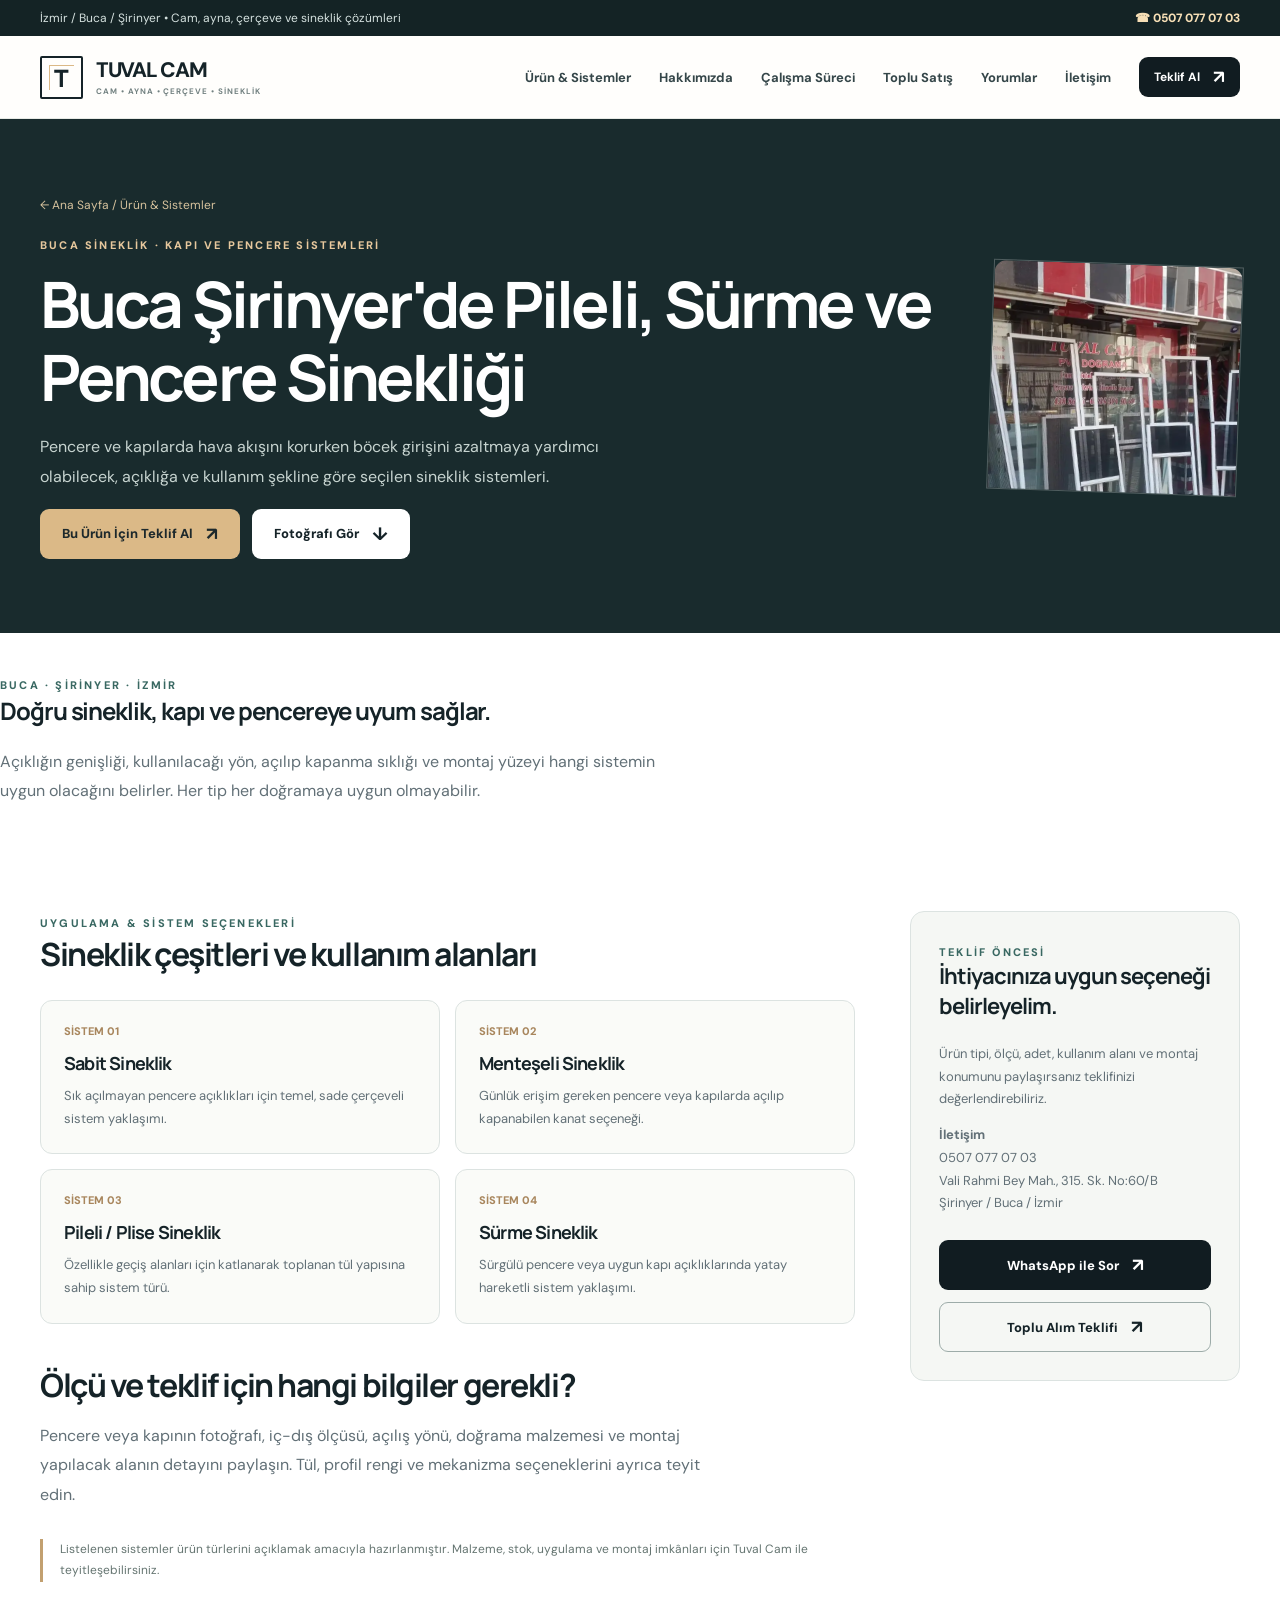
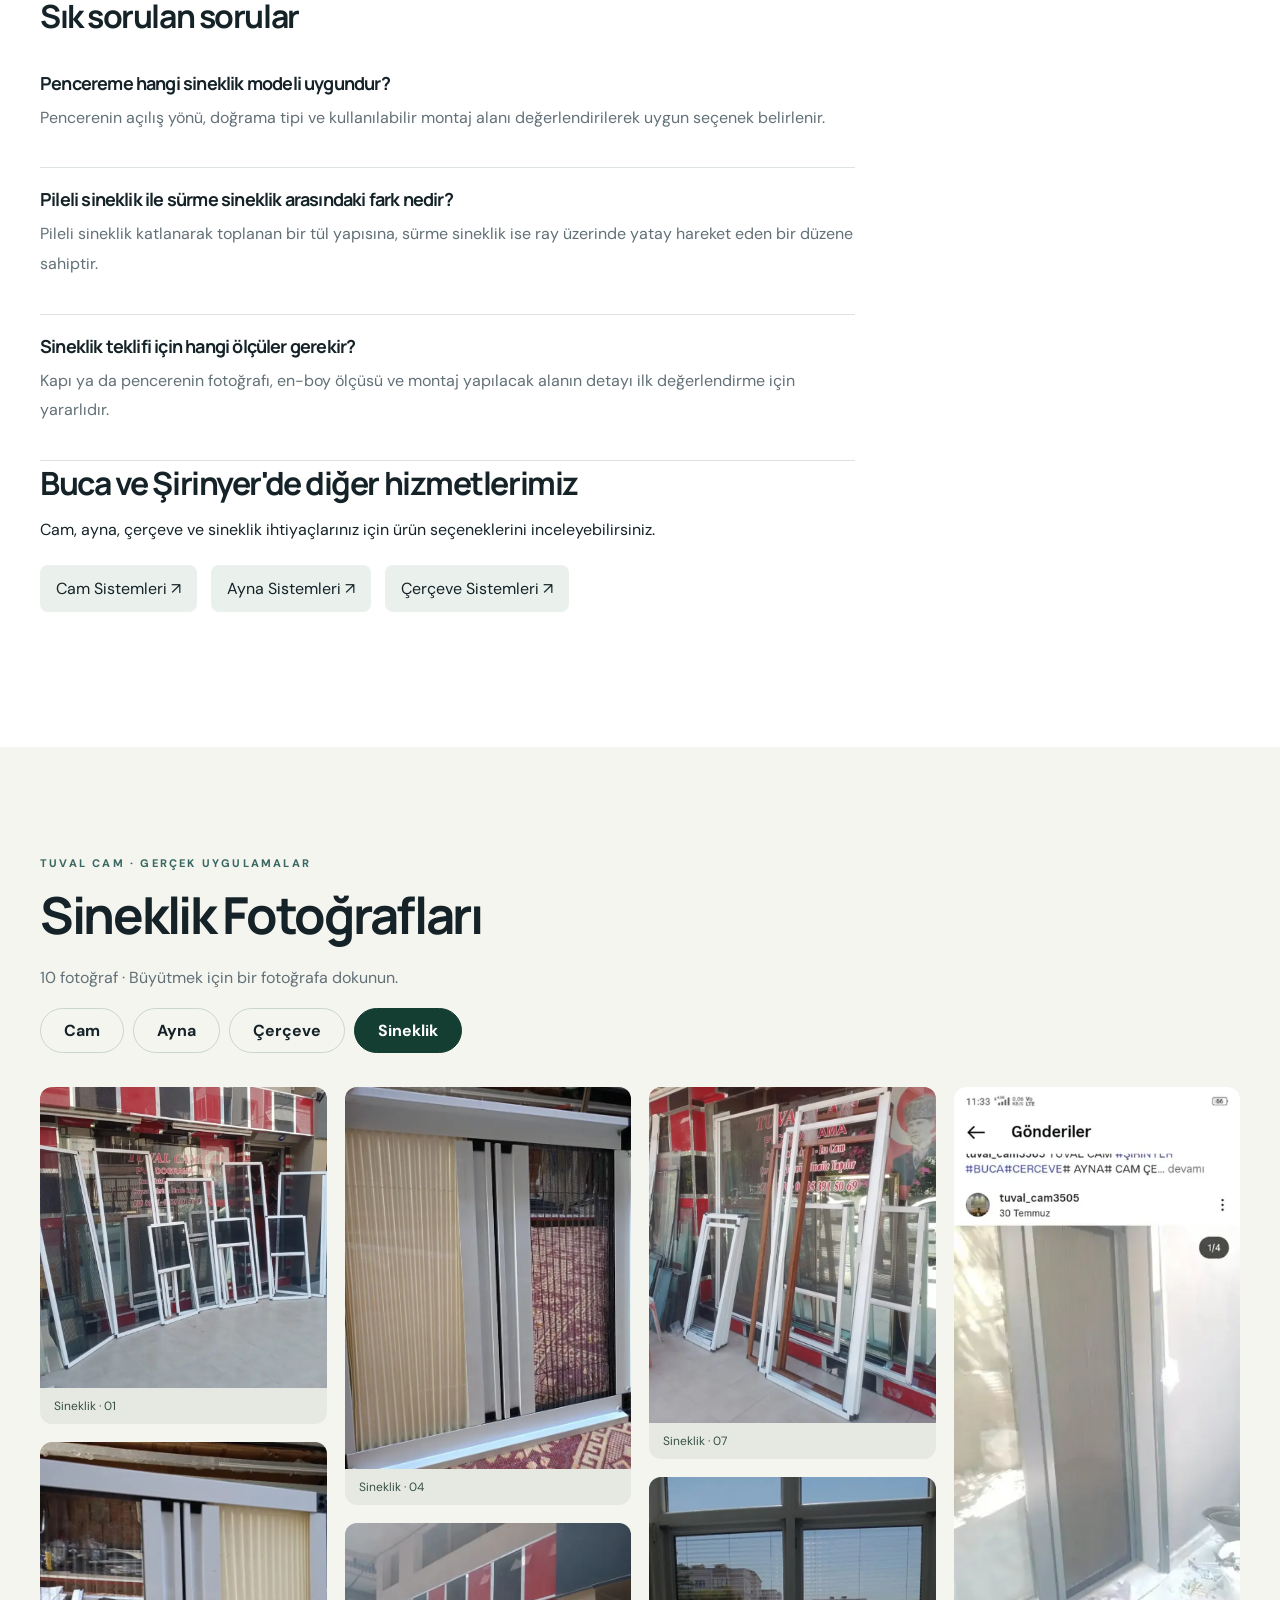
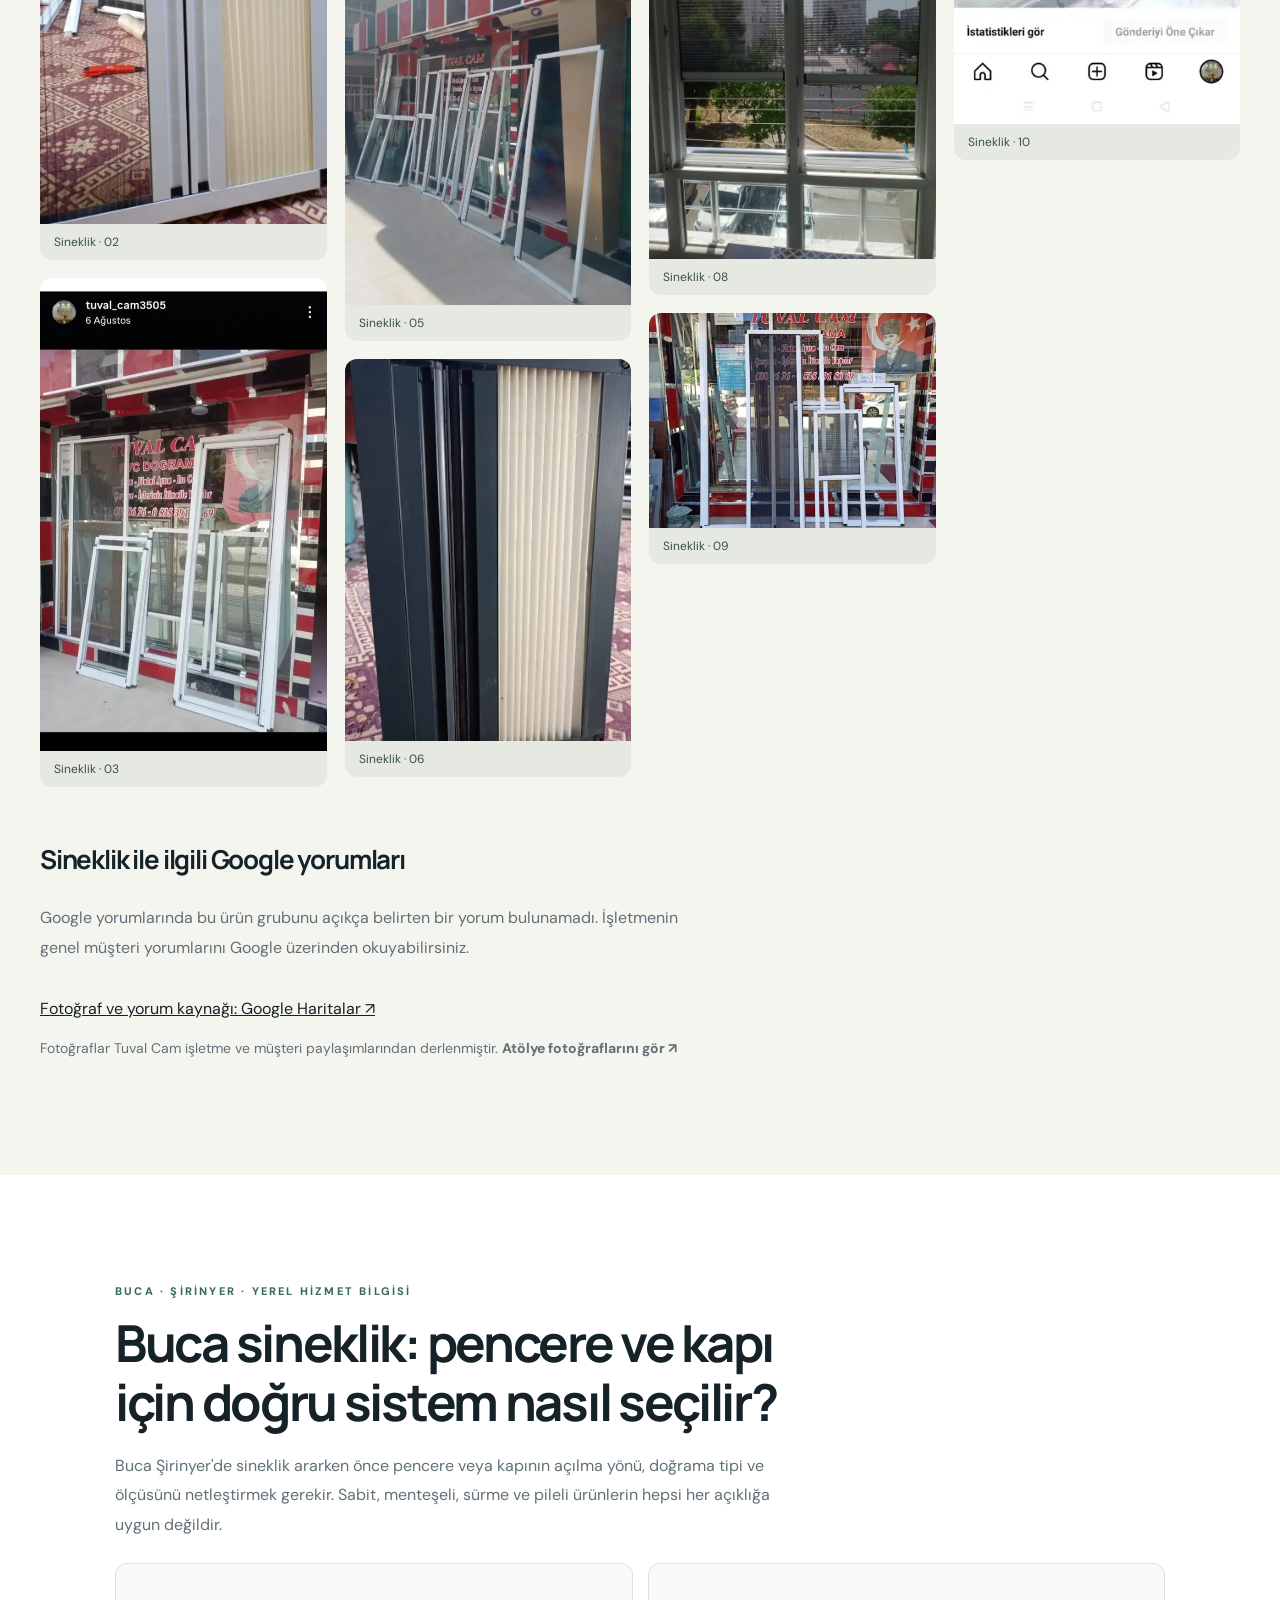
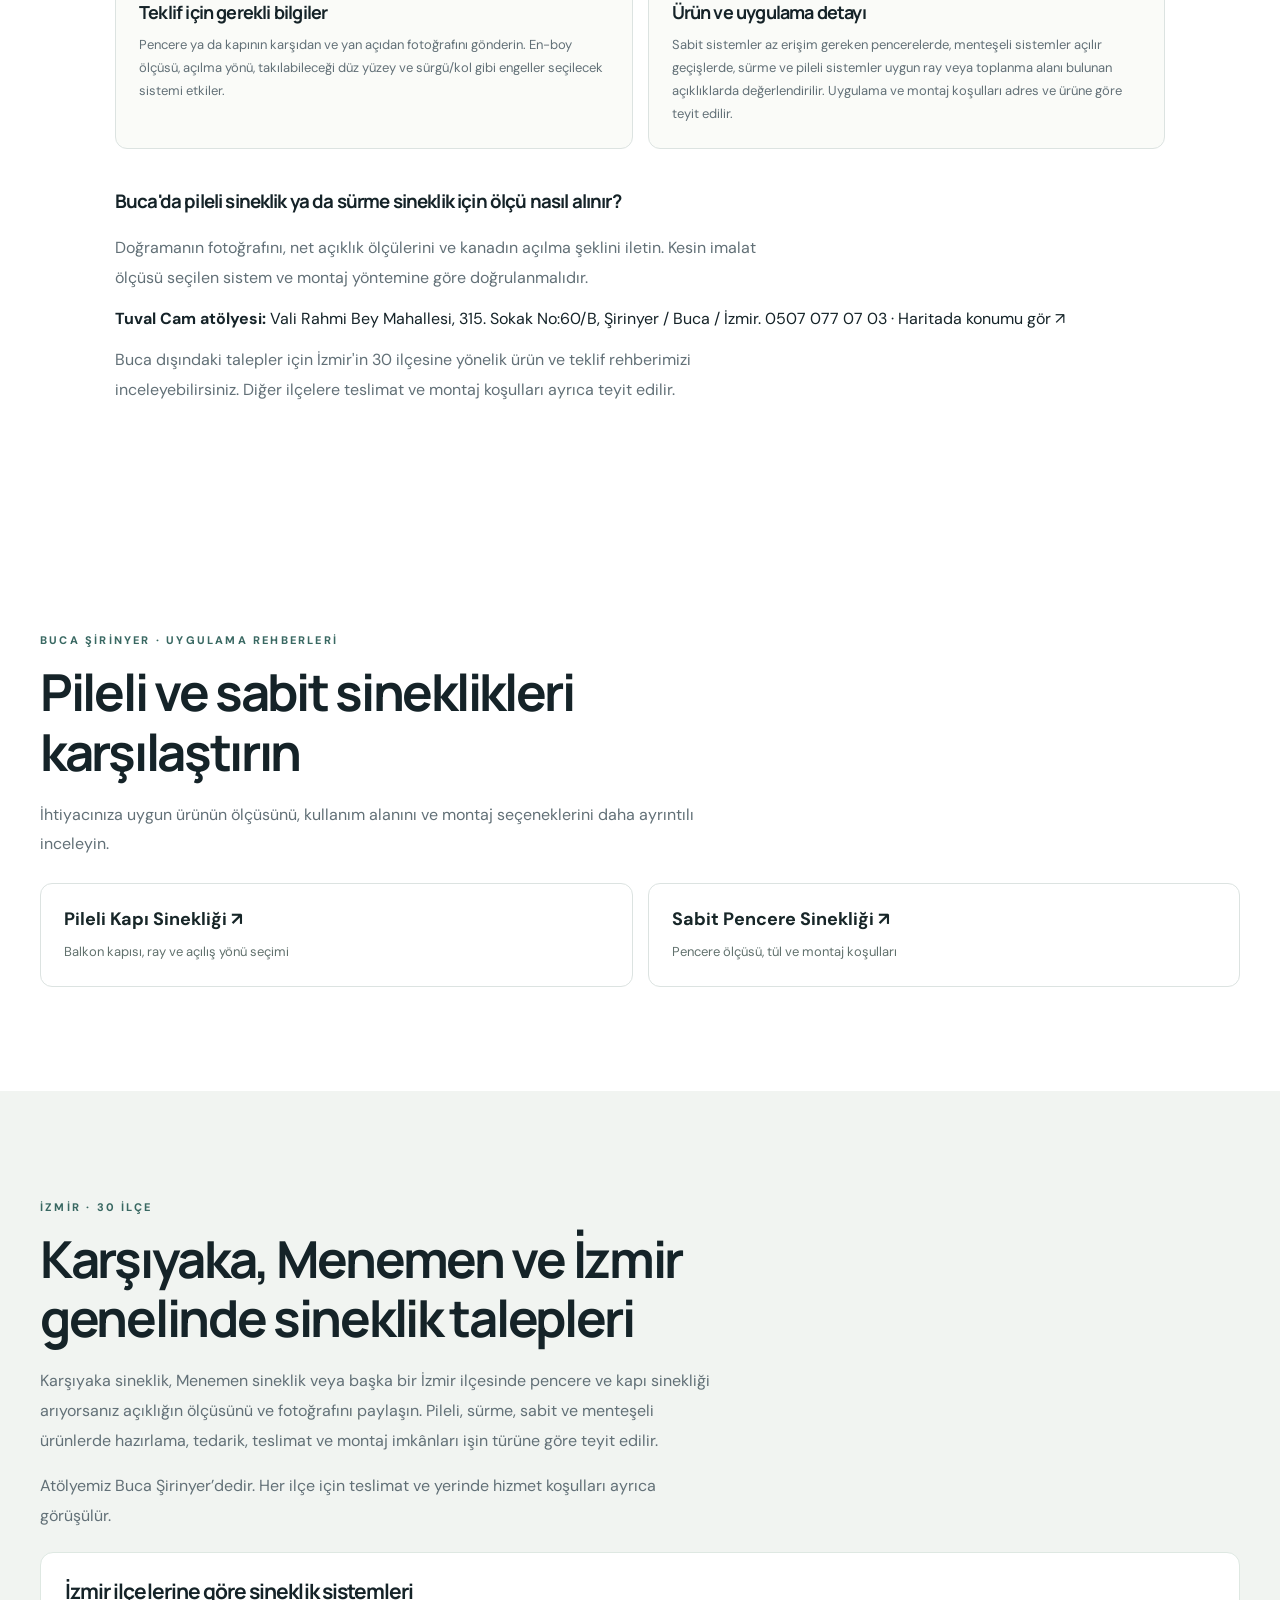
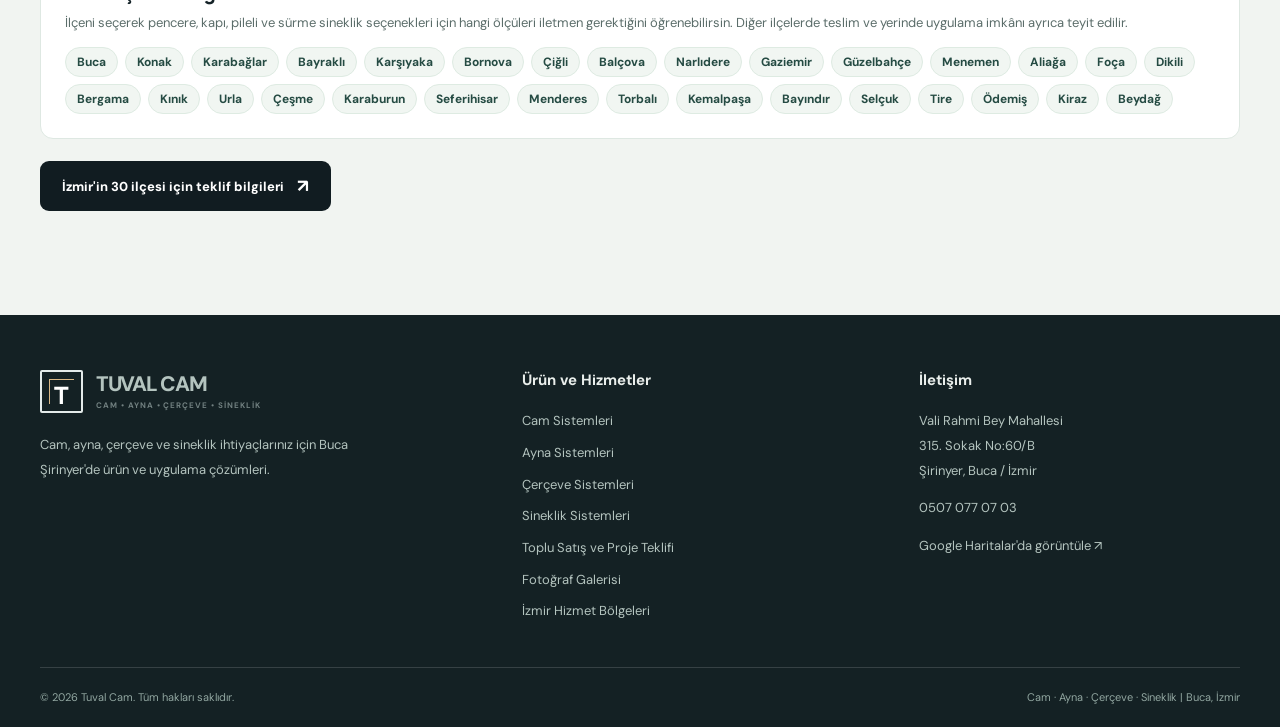
<file: sineklik/index.html>
<!DOCTYPE html><html lang="tr"><head>
<meta charset="UTF-8"><meta name="viewport" content="width=device-width, initial-scale=1">
<meta name="theme-color" content="#111c21">
<title>Buca Sineklik, İzmir Pileli ve Sürme Sineklik | Tuval Cam</title>
<meta name="description" content="Buca Şirinyer'deki Tuval Cam'a İzmir ilçelerinden pileli, sabit, sürme ve menteşeli sineklik taleplerinizi iletin. Ölçü, ürün ve montaj koşullarını görüşün.">
<meta name="robots" content="index,follow,max-image-preview:large">
<link rel="icon" href="/favicon.ico" sizes="any">
<link rel="icon" href="/favicon-192x192.png" type="image/png" sizes="192x192">
<link rel="icon" href="/favicon-48x48.png" type="image/png" sizes="48x48">
<link rel="apple-touch-icon" href="/apple-touch-icon.png" sizes="180x180">
<link rel="canonical" href="https://www.tuvalcam.com/sineklik/">
<meta property="og:type" content="website"><meta property="og:locale" content="tr_TR"><meta property="og:site_name" content="Tuval Cam">
<meta property="og:title" content="Buca Sineklik, İzmir Pileli ve Sürme Sineklik | Tuval Cam"><meta property="og:description" content="Buca Şirinyer'deki Tuval Cam'a İzmir ilçelerinden pileli, sabit, sürme ve menteşeli sineklik taleplerinizi iletin. Ölçü, ürün ve montaj koşullarını görüşün."><meta property="og:url" content="https://www.tuvalcam.com/sineklik/"><meta property="og:image" content="https://www.tuvalcam.com/assets/gallery/photo-006.webp">
<meta name="twitter:card" content="summary_large_image">
<link rel="preconnect" href="https://fonts.googleapis.com"><link rel="preconnect" href="https://fonts.gstatic.com" crossorigin="">
<link href="https://fonts.googleapis.com/css2?family=DM+Sans:wght@400;500;600;700;800&amp;family=Manrope:wght@400;500;600;700;800&amp;display=swap" rel="stylesheet">

<style>
:root{--ink:#152328;--dark:#111c21;--forest:#253b3d;--soft:#f4f5f1;--paper:#fdfdfb;--muted:#627077;--line:#dce3e1;--gold:#dbb987;--teal:#396862;--radius:18px;--wrap:1200px}
*{box-sizing:border-box}html{scroll-behavior:smooth}body{margin:0;font-family:"DM Sans",Arial,sans-serif;background:var(--paper);color:var(--ink);-webkit-font-smoothing:antialiased}h1,h2,h3,h4,p{margin-top:0}h1,h2,h3{font-family:Manrope,Arial,sans-serif;letter-spacing:-.045em}a{text-decoration:none;color:inherit}button,input,select,textarea{font:inherit}button{cursor:pointer}img{max-width:100%;display:block}a:focus-visible,button:focus-visible,input:focus-visible,select:focus-visible,textarea:focus-visible{outline:3px solid #dcaf65;outline-offset:3px}
.container{width:min(calc(100% - 48px),var(--wrap));margin-inline:auto}.eyebrow{text-transform:uppercase;letter-spacing:.2em;font-size:11px;font-weight:800;color:var(--teal)}.eyebrow.gold{color:#e7c89d}.section{padding:104px 0}.section-title{font-size:clamp(30px,4vw,51px);line-height:1.16;max-width:670px;margin:13px 0 19px}.lead{line-height:1.85;font-size:16px;color:var(--muted);max-width:680px}.actions{display:flex;gap:12px;align-items:center;flex-wrap:wrap}.btn{display:inline-flex;align-items:center;justify-content:center;gap:13px;padding:15px 21px;border-radius:9px;border:1px solid transparent;font-weight:800;font-size:13px;min-height:48px;transition:transform .2s,background .2s}.btn:hover{transform:translateY(-2px)}.btn.primary{background:var(--gold);color:#1d292c}.btn.light{background:#fff;color:var(--ink)}.btn.outline{border-color:#9daca9;color:var(--ink);background:transparent}.btn.dark{background:var(--dark);color:#fff}.btn.full{width:100%}.btn.small{padding:10px 14px;min-height:39px;font-size:12px}.arrow{font-size:18px;line-height:1}
.announcement{background:#142325;color:#d5e1df;font-size:12px}.announcement .container{display:flex;justify-content:space-between;align-items:center;gap:20px;padding:10px 0}.announcement a{font-weight:800;color:#f7dfb6}
.site-header{background:#fffefcdd;backdrop-filter:blur(16px);position:sticky;top:0;z-index:30;border-bottom:1px solid #e7eae5}.header-inner{height:82px;display:flex;align-items:center;justify-content:space-between;gap:20px}.brand{display:flex;align-items:center;gap:13px;flex-shrink:0}.mark{width:43px;height:43px;display:grid;place-items:center;border:2px solid var(--ink);border-radius:2px;position:relative;font-size:24px;font-family:Manrope;font-weight:800}.mark:before{content:"";position:absolute;inset:7px;border-left:1px solid var(--gold);border-top:1px solid var(--gold)}.brand-text{display:flex;flex-direction:column;font-size:21px;line-height:1.1;letter-spacing:-.06em;font-weight:800}.brand-text span{font-size:8px;letter-spacing:.12em;font-weight:700;margin-top:5px;color:#728181;white-space:nowrap}.header-nav{display:flex;align-items:center;gap:28px}.header-nav a{font-size:13px;font-weight:700;color:#354649}.header-nav a:hover{color:#ad8557}.menu-toggle{display:none;background:none;border:0;font-size:25px}
.hero{background:#111c21;position:relative;overflow:hidden;color:#fff;min-height:610px}.hero:before{content:"";position:absolute;inset:0;background:radial-gradient(circle at 68% 54%,#34514e 0,transparent 43%),linear-gradient(110deg,#10191f 16%,#152426 75%);opacity:1}.hero:after{content:"";position:absolute;width:680px;height:680px;border:1px solid #eacda62b;border-radius:50%;right:-220px;top:-250px;pointer-events:none}.hero-grid{position:relative;min-height:610px;display:grid;grid-template-columns:1.04fr .96fr;align-items:center;gap:6%;padding:74px 0}.hero h1{font-size:clamp(43px,5.7vw,76px);line-height:1.07;margin:18px 0 23px;max-width:700px}.hero h1 em{font-style:normal;color:var(--gold)}.hero-copy{max-width:530px;color:#c3cfcb;line-height:1.9;font-size:16px;margin-bottom:29px}.hero-visual{position:relative;min-height:420px;display:grid;place-items:center}.glass-art{width:90%;height:390px;border:12px solid #d2ad7d;position:relative;background:linear-gradient(132deg,#6b8790 0%,#d6dacf 41%,#688a7d 46%,#253839 100%);box-shadow:28px 27px 0 #ffffff0c,0 30px 80px #0005;transform:rotate(-3deg);overflow:hidden}.glass-art:before{content:"";position:absolute;inset:-80px 27% -80px 50%;transform:rotate(20deg);background:linear-gradient(90deg,transparent,#fff8,transparent);filter:blur(12px)}.glass-art:after{content:"";position:absolute;width:220px;height:450px;top:-85px;left:-80px;background:#ffffff20;transform:rotate(30deg);box-shadow:80px 0 0 #ffffff0b}.hero-visual .floating-note{position:absolute;bottom:14px;left:-15px;background:#faf8f3;color:var(--ink);padding:20px 27px;border-radius:8px;box-shadow:0 20px 50px #0004;max-width:245px}.floating-note strong{display:block;font-size:14px}.floating-note small{display:block;color:#61716d;line-height:1.6;margin-top:7px}.hero-mini{display:flex;align-items:center;gap:8px;font-size:12px;color:#e6e4d7;letter-spacing:.02em;margin-top:28px}.hero-mini:before{content:"";display:block;height:1px;width:36px;background:var(--gold)}.trust-strip{background:#eef1ed;border-bottom:1px solid var(--line)}.trust-inner{display:grid;grid-template-columns:repeat(3,1fr);gap:28px;padding:28px 0}.trust-item{display:flex;gap:15px;align-items:flex-start}.trust-icon{font-size:25px;color:#497368}.trust-item strong{display:block;font-size:13px;margin-bottom:5px}.trust-item p{margin:0;font-size:12px;color:#687a79;line-height:1.5}
.intro-flex{display:flex;align-items:end;justify-content:space-between;gap:36px;margin-bottom:32px}.intro-flex .lead{max-width:410px}.product-grid{display:grid;grid-template-columns:repeat(4,1fr);gap:16px}.product-card{border:1px solid var(--line);border-radius:15px;background:#fff;overflow:hidden;transition:box-shadow .25s,transform .25s;display:flex;flex-direction:column}.product-card:hover{box-shadow:0 18px 45px #1b33301a;transform:translateY(-4px)}.product-visual{height:208px;position:relative;display:grid;place-items:center;overflow:hidden;background:#e7ece8}.product-card:nth-child(2) .product-visual{background:#dfe7e5}.product-card:nth-child(3) .product-visual{background:#e9e3db}.product-card:nth-child(4) .product-visual{background:#e3e8e4}.tile-scene{width:145px;height:128px;position:relative;box-shadow:12px 16px 20px #17332b20}.tile-scene.cam{border:8px solid #ffffffb8;background:linear-gradient(135deg,#90aabaee 0 35%,#dee5eab9 36% 52%,#8da7afe8 53% 100%)}.tile-scene.ayna{border:10px solid #a98d61;background:linear-gradient(120deg,#b5c6c2 0 40%,#e7eee8 41% 59%,#a6b8b4 60%)}.tile-scene.cerceve{border:13px solid #4d3930;outline:4px solid #7e6854;background:linear-gradient(155deg,#dac7b0,#b6c4b0);display:flex;align-items:center;justify-content:center}.tile-scene.cerceve:after{content:"";width:63px;height:75px;background:#8b9b87;border-radius:50% 50% 0 0}.tile-scene.sineklik{border:9px solid #35484a;background:repeating-linear-gradient(0deg,#52696955 0 1px,transparent 1px 5px),repeating-linear-gradient(90deg,#52696955 0 1px,#b0c5bc99 1px 5px)}.product-info{padding:23px 22px 25px;display:flex;flex-direction:column;flex:1}.product-info h3{font-size:23px;margin:6px 0 8px}.product-info p{color:var(--muted);font-size:13px;line-height:1.75;margin-bottom:20px;flex:1}.text-link{font-size:12px;font-weight:800;color:#2c665b;display:inline-flex;gap:9px;align-items:center}
.about{background:#f1f4f1}.about-grid{display:grid;grid-template-columns:.9fr 1.1fr;gap:9%;align-items:center}.about-panel{min-height:410px;background:#283f3f;color:white;border-radius:15px;padding:48px;display:flex;flex-direction:column;justify-content:space-between;position:relative;overflow:hidden}.about-panel:before{content:"";position:absolute;right:-80px;bottom:-115px;border:1px solid #fff3;width:310px;height:310px;border-radius:50%}.about-panel strong{font-family:Manrope;font-size:36px;line-height:1.2;letter-spacing:-.045em;position:relative;max-width:340px}.about-panel span{letter-spacing:.19em;text-transform:uppercase;color:#b7d1c9;font-size:11px}.checks{display:grid;grid-template-columns:1fr 1fr;gap:17px;margin-top:28px}.check{font-size:13px;font-weight:700;display:flex;gap:10px}.check i{font-style:normal;color:var(--teal)}
.service-grid{display:grid;grid-template-columns:repeat(4,1fr);gap:16px;margin-top:35px}.service-box{border-top:2px solid #bbccbe;padding:22px 14px 4px 0}.step{color:#af8e62;font-size:12px;font-weight:800;letter-spacing:.1em}.service-box h3{font-size:19px;margin:18px 0 10px}.service-box p{font-size:13px;line-height:1.8;color:var(--muted)}
.b2b{background:var(--dark);color:#fff;position:relative;overflow:hidden}.b2b:before{content:"";position:absolute;right:-260px;top:-260px;width:670px;height:670px;border:1px solid #cda97942;border-radius:50%}.b2b-grid{display:grid;grid-template-columns:1fr 1fr;gap:7%;align-items:center;position:relative}.b2b .lead{color:#b9c8c4}.b2b-points{margin:26px 0 35px;padding:0;list-style:none}.b2b-points li{padding:11px 0;border-bottom:1px solid #ffffff20;font-size:14px;color:#e7edeb}.b2b-points li:before{content:"✓";color:var(--gold);margin-right:13px}.quote-form{background:#fff;color:var(--ink);border-radius:17px;padding:35px;box-shadow:0 25px 65px #0003}.quote-form h3{font-size:25px;margin-bottom:7px}.quote-form>p{font-size:13px;color:var(--muted);margin-bottom:24px;line-height:1.65}.form-grid{display:grid;grid-template-columns:1fr 1fr;gap:14px}.field{display:flex;flex-direction:column;gap:7px;margin-bottom:14px}.field.wide{grid-column:span 2}.field label{font-size:11px;font-weight:800;letter-spacing:.02em}.field input,.field select,.field textarea{width:100%;border:1px solid #d7dedc;background:#f9faf8;border-radius:8px;padding:12px 13px;color:var(--ink);font-size:13px;min-height:43px}.field textarea{min-height:90px;resize:vertical}.form-note{font-size:11px;color:#637373;line-height:1.6;margin:14px 0 0}
.reviews{background:#f6f7f3}.reviews-grid{display:grid;grid-template-columns:repeat(3,1fr);gap:15px;margin:31px 0}.review{background:#fff;border:1px solid var(--line);padding:28px;border-radius:13px}.review .stars{color:#c49b63;letter-spacing:.18em;font-size:15px}.review h3{font-size:18px;margin:18px 0 10px}.review p{font-size:13px;color:var(--muted);line-height:1.8;margin:0}.review-note{font-size:12px;color:var(--muted)}
.gallery-banner{border-radius:16px;background:linear-gradient(110deg,#e2e9e4,#f6f5ef);padding:40px;display:flex;justify-content:space-between;align-items:center;gap:20px}.gallery-banner h3{font-size:24px;margin:10px 0}.gallery-banner p{color:var(--muted);margin:0;line-height:1.65;font-size:13px;max-width:590px}
.faq-grid{display:grid;grid-template-columns:.75fr 1.25fr;gap:8%}.faq-items details{border-bottom:1px solid var(--line);padding:20px 0}.faq-items summary{cursor:pointer;list-style:none;font-size:15px;font-weight:800;display:flex;justify-content:space-between;gap:20px}.faq-items summary:after{content:"+";font-size:22px;color:var(--teal)}.faq-items details[open] summary:after{content:"−"}.faq-items details p{color:var(--muted);font-size:13px;line-height:1.85;padding-top:14px;margin:0}
.contact{background:#e8efea}.contact-inner{display:grid;grid-template-columns:1fr auto;gap:24px;align-items:center}.contact h2{font-size:clamp(29px,4vw,44px);margin:10px 0 12px}.contact p{color:#5d706a;line-height:1.75;margin-bottom:0;font-size:14px}footer{background:#142124;color:#e9eeeb;padding:55px 0 23px}.footer-grid{display:grid;grid-template-columns:1.25fr 1fr .95fr;gap:60px}.footer-grid p,.footer-grid a{color:#b4c4bf;font-size:13px;line-height:1.9}.footer-grid h4{font-size:15px;letter-spacing:0;margin-bottom:19px}.footer-grid nav{display:flex;flex-direction:column;gap:7px}.footer-grid nav a:hover{color:#fff}.copyright{border-top:1px solid #ffffff25;margin-top:43px;padding-top:22px;color:#92a7a1;font-size:11px;display:flex;justify-content:space-between;gap:20px}
.detail-page{background:#fff}.detail-hero{background:#192b2d;color:#fff;padding:78px 0 74px}.detail-hero-inner{display:flex;justify-content:space-between;align-items:center;gap:50px}.detail-hero h1{font-size:clamp(36px,5vw,64px);line-height:1.14;margin:14px 0 18px}.detail-hero p{line-height:1.9;color:#c7d4d0;font-size:16px;max-width:620px}.breadcrumb{font-size:12px;color:#d6c29d;display:block;margin-bottom:20px}.detail-figure{min-width:250px;height:230px;border:1px solid #ffffff3d;display:grid;place-items:center;transform:rotate(2deg)}.detail-figure .tile-scene{transform:scale(1.2)}.detail-content{display:grid;grid-template-columns:1fr 330px;gap:55px;align-items:start;padding-top:65px;padding-bottom:90px}.detail-content h2{font-size:32px;margin:0 0 14px}.detail-content .lead{margin-bottom:29px}.option-grid{display:grid;grid-template-columns:repeat(2,1fr);gap:15px;margin:24px 0 39px}.option-card{border:1px solid var(--line);border-radius:12px;padding:23px;background:#fafbf8}.option-card .option-num{font-size:11px;color:#a8865d;font-weight:800}.option-card h3{font-size:18px;margin:13px 0 10px}.option-card p{color:var(--muted);font-size:13px;line-height:1.75;margin:0}.detail-side{position:sticky;top:111px;border:1px solid var(--line);background:#f5f7f4;border-radius:14px;padding:28px}.detail-side h3{font-size:22px}.detail-side p{color:var(--muted);font-size:13px;line-height:1.75}.detail-side .btn{margin-top:12px}.detail-side a{word-break:break-word}.notes{font-size:12px;color:#657571;line-height:1.8;border-left:3px solid #c2a070;padding-left:17px}
.whatsapp-float{position:fixed;right:21px;bottom:21px;z-index:50;background:#187d58;color:white;border-radius:100px;display:flex;align-items:center;gap:9px;padding:14px 19px;font-size:12px;font-weight:800;box-shadow:0 10px 40px #0a4f293d}
[hidden]{display:none!important}
@media(max-width:1020px){.header-nav{gap:16px}.header-nav a{font-size:12px}.product-grid{grid-template-columns:repeat(2,1fr)}.service-grid{grid-template-columns:repeat(2,1fr)}.hero-grid{gap:2%}.glass-art{width:84%;height:310px}.hero-visual{min-height:340px}.b2b-grid{gap:4%}.footer-grid{gap:25px}}
@media(max-width:760px){.container{width:min(calc(100% - 36px),var(--wrap))}.announcement .container{justify-content:center;text-align:center}.announcement .small-note{display:none}.header-inner{height:70px}.menu-toggle{display:block}.header-nav{display:none;position:absolute;left:0;right:0;top:70px;background:#fff;flex-direction:column;align-items:stretch;gap:0;padding:15px 24px 25px;border-bottom:1px solid var(--line);box-shadow:0 20px 30px #0001}.header-nav.open{display:flex}.header-nav a{padding:13px 4px;font-size:14px}.header-nav .btn{margin-top:10px}.hero-grid{grid-template-columns:1fr;padding:62px 0 35px;min-height:auto}.hero h1{font-size:clamp(38px,10vw,60px)}.hero-visual{min-height:260px}.glass-art{height:225px;width:220px}.floating-note{left:0!important;bottom:0!important;padding:13px 19px!important}.hero-mini{margin-bottom:5px}.trust-inner{grid-template-columns:1fr;gap:17px}.section{padding:69px 0}.intro-flex{display:block}.product-grid{grid-template-columns:repeat(2,1fr)}.product-visual{height:150px}.tile-scene{transform:scale(.76)}.product-info{padding:18px 15px}.product-info h3{font-size:20px}.about-grid,.b2b-grid,.faq-grid,.contact-inner,.detail-content,.footer-grid{grid-template-columns:1fr}.about-panel{min-height:270px;padding:31px}.about-panel strong{font-size:29px}.service-grid{gap:9px}.b2b-grid{gap:36px}.quote-form{padding:26px}.reviews-grid{grid-template-columns:1fr}.gallery-banner{flex-direction:column;align-items:start;padding:28px}.footer-grid{gap:30px}.copyright{flex-direction:column}.contact-inner .actions{margin-top:8px}.detail-hero-inner{display:block}.detail-hero{padding:55px 0}.detail-figure{display:none}.detail-content{gap:24px;padding-top:45px;padding-bottom:65px}.detail-side{position:static}.whatsapp-float{right:12px;bottom:12px}}
@media(max-width:410px){.product-grid,.option-grid,.form-grid{grid-template-columns:1fr}.field.wide{grid-column:span 1}.hero-visual{display:none}.checks{grid-template-columns:1fr}.site-header .brand-text{font-size:19px}}


 .product-card .product-visual{position:relative;background:#e5eae2;overflow:hidden}
 .product-card .product-visual>img{display:block;width:100%;height:100%;min-height:238px;object-fit:cover;transition:transform .48s ease,filter .48s;filter:saturate(.90)}
 .product-card:hover .product-visual>img{transform:scale(1.065);filter:saturate(1.07)}
 .product-card .product-info>p{line-height:1.75}
 .real-gallery{background:#f1f3ef}
 .new-photo-grid{display:grid;grid-template-columns:repeat(4,minmax(0,1fr));gap:18px;margin-top:36px}
 .new-photo-card{display:block;background:white;border:1px solid #dde2de;border-radius:8px;overflow:hidden;box-shadow:0 13px 35px #192d2b12;transition:transform .25s,box-shadow .25s}
 .new-photo-card:hover{transform:translateY(-5px);box-shadow:0 23px 44px #192d2b21}
 .new-photo-wrap{position:relative;aspect-ratio:4/5;overflow:hidden;background:#d4dad3}
 .new-photo-wrap img{display:block;width:100%;height:100%;object-fit:cover;transition:transform .4s}
 .new-photo-card:hover img{transform:scale(1.05)}
 .new-photo-index{position:absolute;top:14px;left:14px;background:#f9faf2e9;padding:5px 9px;font-size:10px;font-weight:700;letter-spacing:.12em;color:#2b4b3f;border-radius:2px}
 .new-photo-copy{padding:20px 19px 22px;display:flex;flex-direction:column;gap:10px}
 .new-photo-copy strong{font-size:21px;line-height:1.2;letter-spacing:-.025em}
 .new-photo-copy span{font-size:12px;color:#63736a;display:flex;justify-content:space-between}
 .new-photo-copy b{color:#aa8248}
 .gallery-trust{display:flex;flex-wrap:wrap;justify-content:space-between;gap:15px;align-items:center;margin-top:24px;font-size:11px;color:#65766b}
 .gallery-trust a{font-weight:700;border-bottom:1px solid #a77e49;color:#31473c}
 .detail-figure{position:relative;overflow:hidden}
 #detail-icon{position:relative;display:block;width:100%;height:100%;overflow:hidden}
 #detail-icon .new-detail-image{width:100%;height:100%;min-height:320px;object-fit:cover;display:block}
 .category-real{background:#f3f5f1;padding:60px 0 75px}
 .category-real h2{font-size:clamp(32px,4.5vw,48px);margin-bottom:12px}
 .category-real .real-lead{max-width:700px;line-height:1.8;font-size:15px}
 .category-real-grid{display:grid;grid-template-columns:repeat(3,minmax(0,1fr));gap:18px;margin:28px 0}
 .category-real-grid figure{margin:0;background:white;border-radius:7px;overflow:hidden;border:1px solid #dce1d9}
 .category-real-grid a{display:block;aspect-ratio:4/3;background:#dfe5da;overflow:hidden}
 .category-real-grid img{width:100%;height:100%;object-fit:cover;display:block;transition:transform .35s}
 .category-real-grid a:hover img{transform:scale(1.04)}
 .category-real-grid figcaption{padding:13px 16px;font-size:12px;color:#32473b}
 .spec-row{display:grid;grid-template-columns:repeat(3,1fr);gap:14px;margin:30px 0}
 .spec-row>div{background:#fff;border:1px solid #dae2d9;padding:20px;border-radius:5px}
 .spec-row small{display:block;color:#8a704e;font-size:10px;text-transform:uppercase;letter-spacing:.12em;margin-bottom:9px}
 .spec-row strong{font-size:13px;line-height:1.5;display:block}
 .real-gallery .btn,.category-real .btn{margin-top:8px}
 .category-real .real-note{margin-top:18px;font-size:11px;color:#637467}
 @media(max-width:950px){.new-photo-grid{grid-template-columns:repeat(2,1fr)}.category-real-grid{grid-template-columns:repeat(2,1fr)}}
 @media(max-width:600px){.new-photo-grid{gap:12px}.new-photo-wrap{aspect-ratio:4/4.7}.new-photo-copy{padding:14px 12px}.new-photo-copy strong{font-size:16px}.new-photo-copy span{font-size:10px}.gallery-trust{font-size:10px}.category-real{padding:45px 0 60px}.category-real-grid{gap:12px}.category-real-grid figcaption{padding:10px;font-size:11px}.spec-row{grid-template-columns:1fr;gap:9px;margin:22px 0}.spec-row>div{padding:16px}}
 

.product-card .product-visual>.tuval-thumb{display:block;width:100%;height:100%;min-height:238px;position:relative;background-image:none;background-repeat:no-repeat;background-size:200% 200%}
.tuval-thumb.cam{background-position:0% 0%}.tuval-thumb.ayna{background-position:100% 0%}.tuval-thumb.cerceve{background-position:0% 100%}.tuval-thumb.sineklik{background-position:100% 100%}
.detail-figure #detail-icon>.tuval-detail-thumb{display:block;width:100%;height:100%;min-height:340px;background-image:none;background-repeat:no-repeat;background-size:200% 200%}
.tuval-detail-thumb.cam{background-position:0 0}.tuval-detail-thumb.ayna{background-position:100% 0}.tuval-detail-thumb.cerceve{background-position:0 100%}.tuval-detail-thumb.sineklik{background-position:100% 100%}
.tuval-thumb::after{content:'Temsili görsel';position:absolute;right:10px;bottom:10px;background:#ffffffd9;padding:5px 9px;border-radius:3px;font-size:10px;color:#41514a}

.seo-prose{margin:40px 0}.seo-prose p,.faq-item p{line-height:1.85;color:var(--muted)}.faq-item{padding:19px 0;border-bottom:1px solid var(--line)}.faq-item h3{font-size:18px;margin-bottom:8px}.seo-related{display:flex;flex-wrap:wrap;gap:14px;margin:25px 0 45px}.seo-related a{padding:13px 16px;background:#eaf0ec;border-radius:8px;color:var(--ink)}.seo-related a:hover{background:#dfe8df}.service-photo{width:100%;max-height:430px;object-fit:cover;border-radius:14px}.service-gallery{padding:50px 0;background:#f5f5f0}.service-gallery .service-photo{max-width:500px;object-fit:cover}.seo-note{margin-top:20px;font-size:14px;color:var(--muted)}.detail-figure img{width:100%;height:360px;object-fit:cover;border-radius:12px}@media(max-width:680px){.detail-figure img{height:280px}.seo-prose{margin:22px 0}}

.district-directory{background:#fff;border:1px solid #dee8e2;border-radius:13px;padding:24px;margin:22px 0}.district-directory h3{font-size:21px;margin:0 0 9px}.district-directory p{font-size:13px;color:#5b6d6a;margin-bottom:16px}.district-directory ul{list-style:none;display:flex;flex-wrap:wrap;gap:7px;margin:0;padding:0}.district-directory li a{display:inline-block;font-size:12px;font-weight:700;background:#f1f6f2;border:1px solid #deebe2;color:#254b43;border-radius:24px;padding:6px 11px;text-decoration:none}.district-directory li a:hover{background:#dfece4;border-color:#8ab6a1}@media(max-width:650px){.district-directory{padding:18px}.district-directory h3{font-size:18px}}
</style>
<script type="application/ld+json">{"@context":"https://schema.org","@graph":[{"@type":"WebPage","@id":"https://www.tuvalcam.com/sineklik/","url":"https://www.tuvalcam.com/sineklik/","name":"Buca Sineklik, İzmir Pileli ve Sürme Sineklik | Tuval Cam","description":"Buca Şirinyer'deki Tuval Cam'a İzmir ilçelerinden pileli, sabit, sürme ve menteşeli sineklik taleplerinizi iletin. Ölçü, ürün ve montaj koşullarını görüşün.","isPartOf":{"@id":"https://www.tuvalcam.com/#website"},"about":{"@id":"https://www.tuvalcam.com/#isletme"},"primaryImageOfPage":{"@type":"ImageObject","url":"https://www.tuvalcam.com/assets/gallery/photo-006.webp","width":953,"height":1000}},{"@type":"Service","@id":"https://www.tuvalcam.com/sineklik/#hizmet","name":"Buca Şirinyer'de Pileli, Sürme ve Pencere Sinekliği","serviceType":"Sineklik Sistemleri","description":"Buca Şirinyer'deki Tuval Cam'a İzmir ilçelerinden pileli, sabit, sürme ve menteşeli sineklik taleplerinizi iletin. Ölçü, ürün ve montaj koşullarını görüşün.","provider":{"@id":"https://www.tuvalcam.com/#isletme"},"areaServed":[{"@type":"Place","name":"Buca, İzmir"},{"@type":"Place","name":"Şirinyer, Buca"},{"@type":"AdministrativeArea","name":"İzmir"}],"url":"https://www.tuvalcam.com/sineklik/","image":"https://www.tuvalcam.com/assets/gallery/photo-006.webp"},{"@type":"BreadcrumbList","itemListElement":[{"@type":"ListItem","position":1,"name":"Ana Sayfa","item":"https://www.tuvalcam.com/"},{"@type":"ListItem","position":2,"name":"Sineklik","item":"https://www.tuvalcam.com/sineklik/"}]}]}</script>
<link rel="stylesheet" href="/photo-gallery.css"></head><body>

<div class="announcement"><div class="container"><span>İzmir / Buca / Şirinyer • Cam, ayna, çerçeve ve sineklik çözümleri</span><a href="tel:+905070770703" class="small-note">☎ 0507 077 07 03</a></div></div>

<header class="site-header"><div class="container header-inner">
<a href="/" class="brand" aria-label="Tuval Cam ana sayfa"><span class="mark" aria-hidden="true">T</span><span class="brand-text">TUVAL CAM<span>CAM • AYNA • ÇERÇEVE • SİNEKLİK</span></span></a>
<button class="menu-toggle" id="menuToggle" aria-label="Menüyü aç" aria-expanded="false">☰</button>
<nav class="header-nav" id="mainNav" aria-label="Ana menü"><a href="/#urunler">Ürün &amp; Sistemler</a><a href="/#hakkimizda">Hakkımızda</a><a href="/#surec">Çalışma Süreci</a><a href="/#kurumsal">Toplu Satış</a><a href="https://www.google.com/maps/place//data=!4m4!3m3!1s0x0:0x563c4e7b254686a7!9m1!1b1?hl=tr" target="_blank" rel="noopener noreferrer">Yorumlar</a><a href="/#iletisim">İletişim</a><a class="btn dark small" href="/#kurumsal">Teklif Al <span class="arrow">↗</span></a></nav>
</div></header>
<main class="detail-page">
<section class="detail-hero"><div class="container detail-hero-inner">
<div><a href="/" class="breadcrumb">← Ana Sayfa / Ürün &amp; Sistemler</a>
<span class="eyebrow gold">BUCA SİNEKLİK · KAPI VE PENCERE SİSTEMLERİ</span>
<h1>Buca Şirinyer'de Pileli, Sürme ve Pencere Sinekliği</h1>
<p>Pencere ve kapılarda hava akışını korurken böcek girişini azaltmaya yardımcı olabilecek, açıklığa ve kullanım şekline göre seçilen sineklik sistemleri.</p>
<div class="actions"><a class="btn primary" href="https://wa.me/905070770703?text=Merhaba%20Tuval%20Cam%2C%20sineklik%20i%C3%A7in%20bilgi%20ve%20teklif%20almak%20istiyorum." target="_blank" rel="noopener noreferrer">Bu Ürün İçin Teklif Al <span class="arrow">↗</span></a><a class="btn light" href="#ornek-uygulama">Fotoğrafı Gör <span class="arrow">↓</span></a></div>
</div><div class="detail-figure"><img src="/assets/gallery/photo-006.webp" alt="Tuval Cam Buca Şirinyer Sineklik uygulaması" width="953" height="1000" decoding="async" fetchpriority="high"></div>
</div></section>
<section class="container seo-prose"><span class="eyebrow">BUCA · ŞİRİNYER · İZMİR</span><h2>Doğru sineklik, kapı ve pencereye uyum sağlar.</h2><p class="lead">Açıklığın genişliği, kullanılacağı yön, açılıp kapanma sıklığı ve montaj yüzeyi hangi sistemin uygun olacağını belirler. Her tip her doğramaya uygun olmayabilir.</p></section>
<section class="container detail-content"><article>
<span class="eyebrow">Uygulama &amp; Sistem Seçenekleri</span><h2>Sineklik çeşitleri ve kullanım alanları</h2>
<div class="option-grid"><div class="option-card"><div class="option-num">SİSTEM 01</div><h3>Sabit Sineklik</h3><p>Sık açılmayan pencere açıklıkları için temel, sade çerçeveli sistem yaklaşımı.</p></div>
<div class="option-card"><div class="option-num">SİSTEM 02</div><h3>Menteşeli Sineklik</h3><p>Günlük erişim gereken pencere veya kapılarda açılıp kapanabilen kanat seçeneği.</p></div>
<div class="option-card"><div class="option-num">SİSTEM 03</div><h3>Pileli / Plise Sineklik</h3><p>Özellikle geçiş alanları için katlanarak toplanan tül yapısına sahip sistem türü.</p></div>
<div class="option-card"><div class="option-num">SİSTEM 04</div><h3>Sürme Sineklik</h3><p>Sürgülü pencere veya uygun kapı açıklıklarında yatay hareketli sistem yaklaşımı.</p></div></div>
<h2>Ölçü ve teklif için hangi bilgiler gerekli?</h2><p class="lead">Pencere veya kapının fotoğrafı, iç-dış ölçüsü, açılış yönü, doğrama malzemesi ve montaj yapılacak alanın detayını paylaşın. Tül, profil rengi ve mekanizma seçeneklerini ayrıca teyit edin.</p>
<p class="notes">Listelenen sistemler ürün türlerini açıklamak amacıyla hazırlanmıştır. Malzeme, stok, uygulama ve montaj imkânları için Tuval Cam ile teyitleşebilirsiniz.</p>
<h2>Sık sorulan sorular</h2><div class="faq-item"><h3>Pencereme hangi sineklik modeli uygundur?</h3><p>Pencerenin açılış yönü, doğrama tipi ve kullanılabilir montaj alanı değerlendirilerek uygun seçenek belirlenir.</p></div>
<div class="faq-item"><h3>Pileli sineklik ile sürme sineklik arasındaki fark nedir?</h3><p>Pileli sineklik katlanarak toplanan bir tül yapısına, sürme sineklik ise ray üzerinde yatay hareket eden bir düzene sahiptir.</p></div>
<div class="faq-item"><h3>Sineklik teklifi için hangi ölçüler gerekir?</h3><p>Kapı ya da pencerenin fotoğrafı, en-boy ölçüsü ve montaj yapılacak alanın detayı ilk değerlendirme için yararlıdır.</p></div>
<h2>Buca ve Şirinyer'de diğer hizmetlerimiz</h2><p>Cam, ayna, çerçeve ve sineklik ihtiyaçlarınız için ürün seçeneklerini inceleyebilirsiniz.</p>
<nav class="seo-related" aria-label="Diğer Tuval Cam hizmetleri"><a href="/cam/">Cam Sistemleri ↗</a> <a href="/ayna/">Ayna Sistemleri ↗</a> <a href="/cerceve/">Çerçeve Sistemleri ↗</a></nav>
</article><aside class="detail-side"><span class="eyebrow">Teklif Öncesi</span>
<h3>İhtiyacınıza uygun seçeneği belirleyelim.</h3>
<p>Ürün tipi, ölçü, adet, kullanım alanı ve montaj konumunu paylaşırsanız teklifinizi değerlendirebiliriz.</p>
<p><strong>İletişim</strong><br><a href="tel:+905070770703">0507 077 07 03</a><br>Vali Rahmi Bey Mah., 315. Sk. No:60/B<br>Şirinyer / Buca / İzmir</p>
<a class="btn dark full" href="https://wa.me/905070770703?text=Merhaba%20Tuval%20Cam%2C%20sineklik%20i%C3%A7in%20bilgi%20ve%20teklif%20almak%20istiyorum." target="_blank" rel="noopener noreferrer">WhatsApp ile Sor <span class="arrow">↗</span></a>
<a class="btn outline full" href="/#kurumsal">Toplu Alım Teklifi <span class="arrow">↗</span></a>
</aside></section>
<section id="ornek-uygulama" class="section full-gallery"><div class="container">
   <span class="eyebrow">TUVAL CAM · GERÇEK UYGULAMALAR</span>
   <h2 id="gallery-title" class="section-title">Sineklik Fotoğrafları</h2>
   <p id="gallery-count" class="lead">10 gerçek uygulama fotoğrafı. Büyütmek için fotoğrafa dokunun.</p>
   <nav class="gallery-tabs" aria-label="Hizmet fotoğraf kategorileri"><a href="/cam/">Cam</a><a href="/ayna/">Ayna</a><a href="/cerceve/">Çerçeve</a><a href="/sineklik/" class="active" aria-current="page">Sineklik</a></nav>
   <div id="photo-grid" class="photo-grid" aria-label="Sineklik uygulama fotoğrafları">
<a class="photo-card" href="/assets/gallery/photo-006.webp" aria-label="Sineklik fotoğrafı 1"><img src="/assets/gallery/photo-006.webp" alt="Tuval Cam İzmir kapı ve pencere sinekliği örnek fotoğrafı 1" loading="lazy" decoding="async" width="953" height="1000"><span>Sineklik · 01</span></a>
<a class="photo-card" href="/assets/gallery/photo-007.webp" aria-label="Sineklik fotoğrafı 2"><img src="/assets/gallery/photo-007.webp" alt="Tuval Cam İzmir kapı ve pencere sinekliği örnek fotoğrafı 2" loading="lazy" decoding="async" width="750" height="1000"><span>Sineklik · 02</span></a>
<a class="photo-card" href="/assets/gallery/photo-021.webp" aria-label="Sineklik fotoğrafı 3"><img src="/assets/gallery/photo-021.webp" alt="Tuval Cam İzmir kapı ve pencere sinekliği örnek fotoğrafı 3" loading="lazy" decoding="async" width="606" height="1000"><span>Sineklik · 03</span></a>
<a class="photo-card" href="/assets/gallery/photo-027.webp" aria-label="Sineklik fotoğrafı 4"><img src="/assets/gallery/photo-027.webp" alt="Tuval Cam İzmir kapı ve pencere sinekliği örnek fotoğrafı 4" loading="lazy" decoding="async" width="750" height="1000"><span>Sineklik · 04</span></a>
<a class="photo-card" href="/assets/gallery/photo-041.webp" aria-label="Sineklik fotoğrafı 5"><img src="/assets/gallery/photo-041.webp" alt="Tuval Cam İzmir kapı ve pencere sinekliği örnek fotoğrafı 5" loading="lazy" decoding="async" width="750" height="1000"><span>Sineklik · 05</span></a>
<a class="photo-card" href="/assets/gallery/photo-046.webp" aria-label="Sineklik fotoğrafı 6"><img src="/assets/gallery/photo-046.webp" alt="Tuval Cam İzmir kapı ve pencere sinekliği örnek fotoğrafı 6" loading="lazy" decoding="async" width="750" height="1000"><span>Sineklik · 06</span></a>
<a class="photo-card" href="/assets/gallery/photo-060.webp" aria-label="Sineklik fotoğrafı 7"><img src="/assets/gallery/photo-060.webp" alt="Tuval Cam İzmir kapı ve pencere sinekliği örnek fotoğrafı 7" loading="lazy" decoding="async" width="853" height="1000"><span>Sineklik · 07</span></a>
<a class="photo-card" href="/assets/gallery/photo-073.webp" aria-label="Sineklik fotoğrafı 8"><img src="/assets/gallery/photo-073.webp" alt="Tuval Cam İzmir kapı ve pencere sinekliği örnek fotoğrafı 8" loading="lazy" decoding="async" width="750" height="1000"><span>Sineklik · 08</span></a>
<a class="photo-card" href="/assets/gallery/photo-074.webp" aria-label="Sineklik fotoğrafı 9"><img src="/assets/gallery/photo-074.webp" alt="Tuval Cam İzmir kapı ve pencere sinekliği örnek fotoğrafı 9" loading="lazy" decoding="async" width="1000" height="751"><span>Sineklik · 09</span></a>
<a class="photo-card" href="/assets/gallery/photo-147.webp" aria-label="Sineklik fotoğrafı 10"><img src="/assets/gallery/photo-147.webp" alt="Tuval Cam İzmir kapı ve pencere sinekliği örnek fotoğrafı 10" loading="lazy" decoding="async" width="450" height="1000"><span>Sineklik · 10</span></a>
</div>
   <section id="product-reviews" class="product-reviews" aria-label="Müşteri yorumları"></section>
   <p class="seo-note">Fotoğraflar Tuval Cam işletme ve müşteri paylaşımlarından derlenmiştir. <a href="/#atolye"><strong>Atölye fotoğraflarını gör ↗</strong></a></p>
   </div></section>
<section class="section" id="buca-sineklik-yardim" style="background:#fff"><div class="container" style="max-width:1050px"><span class="eyebrow">BUCA · ŞİRİNYER · YEREL HİZMET BİLGİSİ</span><h2 class="section-title">Buca sineklik: pencere ve kapı için doğru sistem nasıl seçilir?</h2><p class="lead">Buca Şirinyer'de sineklik ararken önce pencere veya kapının açılma yönü, doğrama tipi ve ölçüsünü netleştirmek gerekir. Sabit, menteşeli, sürme ve pileli ürünlerin hepsi her açıklığa uygun değildir.</p><div class="option-grid"><div class="option-card"><h3>Teklif için gerekli bilgiler</h3><p>Pencere ya da kapının karşıdan ve yan açıdan fotoğrafını gönderin. En-boy ölçüsü, açılma yönü, takılabileceği düz yüzey ve sürgü/kol gibi engeller seçilecek sistemi etkiler.</p></div><div class="option-card"><h3>Ürün ve uygulama detayı</h3><p>Sabit sistemler az erişim gereken pencerelerde, menteşeli sistemler açılır geçişlerde, sürme ve pileli sistemler uygun ray veya toplanma alanı bulunan açıklıklarda değerlendirilir. Uygulama ve montaj koşulları adres ve ürüne göre teyit edilir.</p></div></div><h3 style="margin-top:28px">Buca'da pileli sineklik ya da sürme sineklik için ölçü nasıl alınır?</h3><p class="lead">Doğramanın fotoğrafını, net açıklık ölçülerini ve kanadın açılma şeklini iletin. Kesin imalat ölçüsü seçilen sistem ve montaj yöntemine göre doğrulanmalıdır.</p><p><strong>Tuval Cam atölyesi:</strong> Vali Rahmi Bey Mahallesi, 315. Sokak No:60/B, Şirinyer / Buca / İzmir. <a href="tel:+905070770703">0507 077 07 03</a> · <a href="https://www.google.com/maps?cid=6213927876677764775" target="_blank" rel="noopener noreferrer">Haritada konumu gör ↗</a></p><p class="lead">Buca dışındaki talepler için <a href="/izmir/">İzmir'in 30 ilçesine yönelik ürün ve teklif rehberimizi</a> inceleyebilirsiniz. Diğer ilçelere teslimat ve montaj koşulları ayrıca teyit edilir.</p></div></section>
<section class="section" id="ilgili-uygulamalar" style="background:#fff"><div class="container"><span class="eyebrow">Buca Şirinyer · UYGULAMA REHBERLERİ</span><h2 class="section-title">Pileli ve sabit sineklikleri karşılaştırın</h2><p class="lead">İhtiyacınıza uygun ürünün ölçüsünü, kullanım alanını ve montaj seçeneklerini daha ayrıntılı inceleyin.</p><div style="display:grid;grid-template-columns:repeat(auto-fit,minmax(260px,1fr));gap:15px;margin-top:24px"><a href="/pileli-sineklik/" style="display:block;padding:23px;background:#fff;border:1px solid #dce3e1;border-radius:12px;text-decoration:none;color:#172628"><strong style="display:block;font-size:18px;margin-bottom:9px">Pileli Kapı Sinekliği ↗</strong><span style="font-size:13px;line-height:1.7;color:#61716d">Balkon kapısı, ray ve açılış yönü seçimi</span></a><a href="/sabit-sineklik/" style="display:block;padding:23px;background:#fff;border:1px solid #dce3e1;border-radius:12px;text-decoration:none;color:#172628"><strong style="display:block;font-size:18px;margin-bottom:9px">Sabit Pencere Sinekliği ↗</strong><span style="font-size:13px;line-height:1.7;color:#61716d">Pencere ölçüsü, tül ve montaj koşulları</span></a></div></div></section>
<section class="section" id="izmir-talep" style="background:#f1f4f1"><div class="container"><span class="eyebrow">İZMİR · 30 İLÇE</span><h2 class="section-title">Karşıyaka, Menemen ve İzmir genelinde sineklik talepleri</h2><p class="lead">Karşıyaka sineklik, Menemen sineklik veya başka bir İzmir ilçesinde pencere ve kapı sinekliği arıyorsanız açıklığın ölçüsünü ve fotoğrafını paylaşın. Pileli, sürme, sabit ve menteşeli ürünlerde hazırlama, tedarik, teslimat ve montaj imkânları işin türüne göre teyit edilir.</p><p class="lead">Atölyemiz Buca Şirinyer’dedir. Her ilçe için teslimat ve yerinde hizmet koşulları ayrıca görüşülür.</p><div class="district-directory" aria-labelledby="sineklik-ilce-title"><h3 id="sineklik-ilce-title">İzmir ilçelerine göre sineklik sistemleri</h3><p>İlçeni seçerek pencere, kapı, pileli ve sürme sineklik seçenekleri için hangi ölçüleri iletmen gerektiğini öğrenebilirsin. Diğer ilçelerde teslim ve yerinde uygulama imkânı ayrıca teyit edilir.</p><ul><li><a href="/izmir/#ilce-buca" title="Buca sineklik için ölçü ve teklif bilgileri">Buca</a></li><li><a href="/izmir/#ilce-konak" title="Konak sineklik için ölçü ve teklif bilgileri">Konak</a></li><li><a href="/izmir/#ilce-karabaglar" title="Karabağlar sineklik için ölçü ve teklif bilgileri">Karabağlar</a></li><li><a href="/izmir/#ilce-bayrakli" title="Bayraklı sineklik için ölçü ve teklif bilgileri">Bayraklı</a></li><li><a href="/izmir/#ilce-karsiyaka" title="Karşıyaka sineklik için ölçü ve teklif bilgileri">Karşıyaka</a></li><li><a href="/izmir/#ilce-bornova" title="Bornova sineklik için ölçü ve teklif bilgileri">Bornova</a></li><li><a href="/izmir/#ilce-cigli" title="Çiğli sineklik için ölçü ve teklif bilgileri">Çiğli</a></li><li><a href="/izmir/#ilce-balcova" title="Balçova sineklik için ölçü ve teklif bilgileri">Balçova</a></li><li><a href="/izmir/#ilce-narlidere" title="Narlıdere sineklik için ölçü ve teklif bilgileri">Narlıdere</a></li><li><a href="/izmir/#ilce-gaziemir" title="Gaziemir sineklik için ölçü ve teklif bilgileri">Gaziemir</a></li><li><a href="/izmir/#ilce-guzelbahce" title="Güzelbahçe sineklik için ölçü ve teklif bilgileri">Güzelbahçe</a></li><li><a href="/izmir/#ilce-menemen" title="Menemen sineklik için ölçü ve teklif bilgileri">Menemen</a></li><li><a href="/izmir/#ilce-aliaga" title="Aliağa sineklik için ölçü ve teklif bilgileri">Aliağa</a></li><li><a href="/izmir/#ilce-foca" title="Foça sineklik için ölçü ve teklif bilgileri">Foça</a></li><li><a href="/izmir/#ilce-dikili" title="Dikili sineklik için ölçü ve teklif bilgileri">Dikili</a></li><li><a href="/izmir/#ilce-bergama" title="Bergama sineklik için ölçü ve teklif bilgileri">Bergama</a></li><li><a href="/izmir/#ilce-kinik" title="Kınık sineklik için ölçü ve teklif bilgileri">Kınık</a></li><li><a href="/izmir/#ilce-urla" title="Urla sineklik için ölçü ve teklif bilgileri">Urla</a></li><li><a href="/izmir/#ilce-cesme" title="Çeşme sineklik için ölçü ve teklif bilgileri">Çeşme</a></li><li><a href="/izmir/#ilce-karaburun" title="Karaburun sineklik için ölçü ve teklif bilgileri">Karaburun</a></li><li><a href="/izmir/#ilce-seferihisar" title="Seferihisar sineklik için ölçü ve teklif bilgileri">Seferihisar</a></li><li><a href="/izmir/#ilce-menderes" title="Menderes sineklik için ölçü ve teklif bilgileri">Menderes</a></li><li><a href="/izmir/#ilce-torbali" title="Torbalı sineklik için ölçü ve teklif bilgileri">Torbalı</a></li><li><a href="/izmir/#ilce-kemalpasa" title="Kemalpaşa sineklik için ölçü ve teklif bilgileri">Kemalpaşa</a></li><li><a href="/izmir/#ilce-bayindir" title="Bayındır sineklik için ölçü ve teklif bilgileri">Bayındır</a></li><li><a href="/izmir/#ilce-selcuk" title="Selçuk sineklik için ölçü ve teklif bilgileri">Selçuk</a></li><li><a href="/izmir/#ilce-tire" title="Tire sineklik için ölçü ve teklif bilgileri">Tire</a></li><li><a href="/izmir/#ilce-odemis" title="Ödemiş sineklik için ölçü ve teklif bilgileri">Ödemiş</a></li><li><a href="/izmir/#ilce-kiraz" title="Kiraz sineklik için ölçü ve teklif bilgileri">Kiraz</a></li><li><a href="/izmir/#ilce-beydag" title="Beydağ sineklik için ölçü ve teklif bilgileri">Beydağ</a></li></ul></div><a class="btn dark" href="/izmir/">İzmir'in 30 ilçesi için teklif bilgileri <span class="arrow">↗</span></a></div></section>
</main>
<footer><div class="container"><div class="footer-grid"><div><a href="/" class="brand"><span class="mark" style="border-color:#e4ebea;color:#fff">T</span><span class="brand-text">TUVAL CAM<span>CAM • AYNA • ÇERÇEVE • SİNEKLİK</span></span></a><p style="margin-top:20px;max-width:330px">Cam, ayna, çerçeve ve sineklik ihtiyaçlarınız için Buca Şirinyer'de ürün ve uygulama çözümleri.</p></div><div><h4>Ürün ve Hizmetler</h4><nav><a href="/cam/">Cam Sistemleri</a><a href="/ayna/">Ayna Sistemleri</a><a href="/cerceve/">Çerçeve Sistemleri</a><a href="/sineklik/">Sineklik Sistemleri</a><a href="/#kurumsal">Toplu Satış ve Proje Teklifi</a><a href="/#galeri">Fotoğraf Galerisi</a><a href="/izmir/">İzmir Hizmet Bölgeleri</a></nav></div><div><h4>İletişim</h4><p>Vali Rahmi Bey Mahallesi<br>315. Sokak No:60/B<br>Şirinyer, Buca / İzmir</p><p><a href="tel:+905070770703">0507 077 07 03</a></p><a target="_blank" rel="noopener noreferrer" href="https://www.google.com/maps/search/?api=1&amp;query=Tuval+Cam+Buca">Google Haritalar'da görüntüle ↗</a></div></div><div class="copyright"><span>© 2026 Tuval Cam. Tüm hakları saklıdır.</span><span>Cam · Ayna · Çerçeve · Sineklik | Buca, İzmir</span></div></div></footer>
<script>document.getElementById("menuToggle")?.addEventListener("click",function(){let el=document.getElementById("mainNav");let open=el.classList.toggle("open");this.setAttribute("aria-expanded",open?"true":"false")});</script>
<dialog id="photo-dialog" aria-label="Sineklik fotoğraflarını büyüt"><button id="photo-close" type="button" aria-label="Fotoğrafı kapat">×</button><button id="photo-prev" type="button" aria-label="Önceki fotoğraf">‹</button><figure><img id="photo-large" alt=""><figcaption id="photo-caption"></figcaption></figure><button id="photo-next" type="button" aria-label="Sonraki fotoğraf">›</button></dialog>
<script src="/photo-gallery.js" defer></script>
<script>window.addEventListener('DOMContentLoaded',function(){renderGallery('sineklik');initPhotoDialog();});</script>
</body></html>
</file>
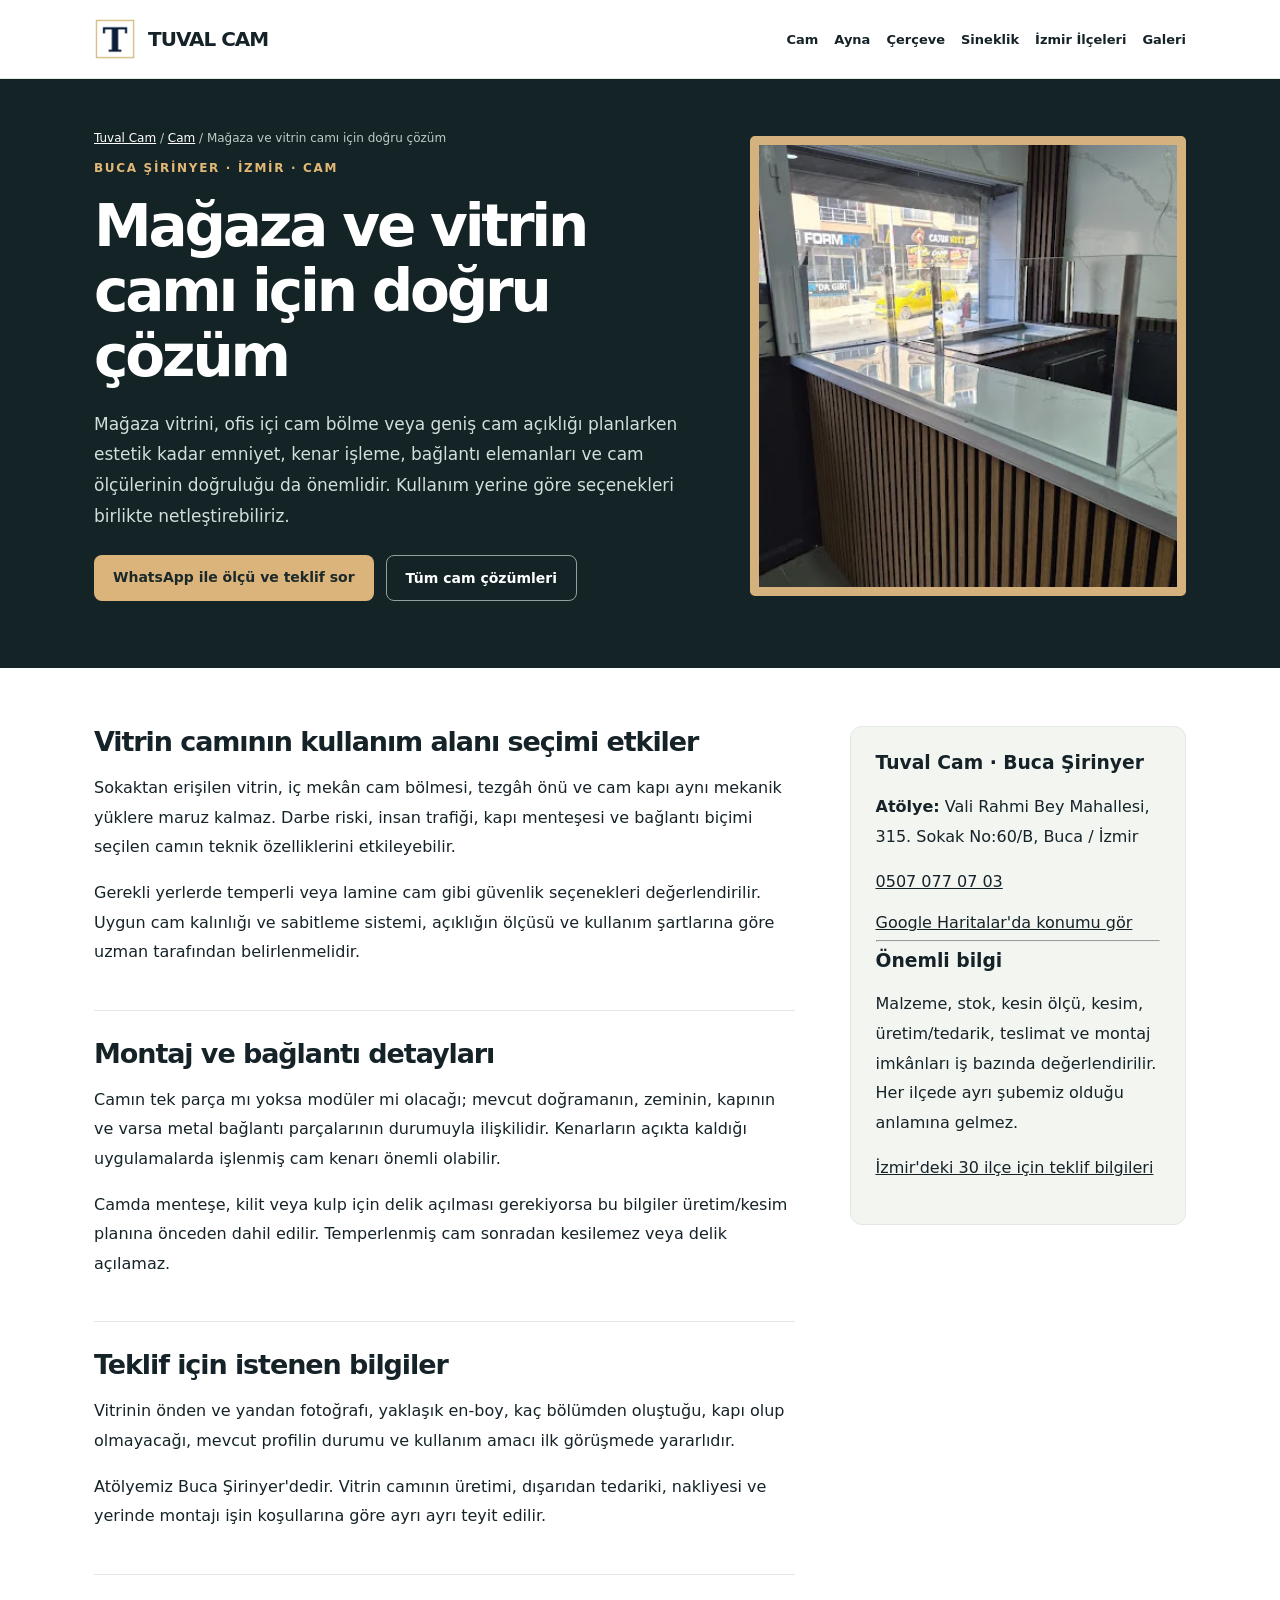
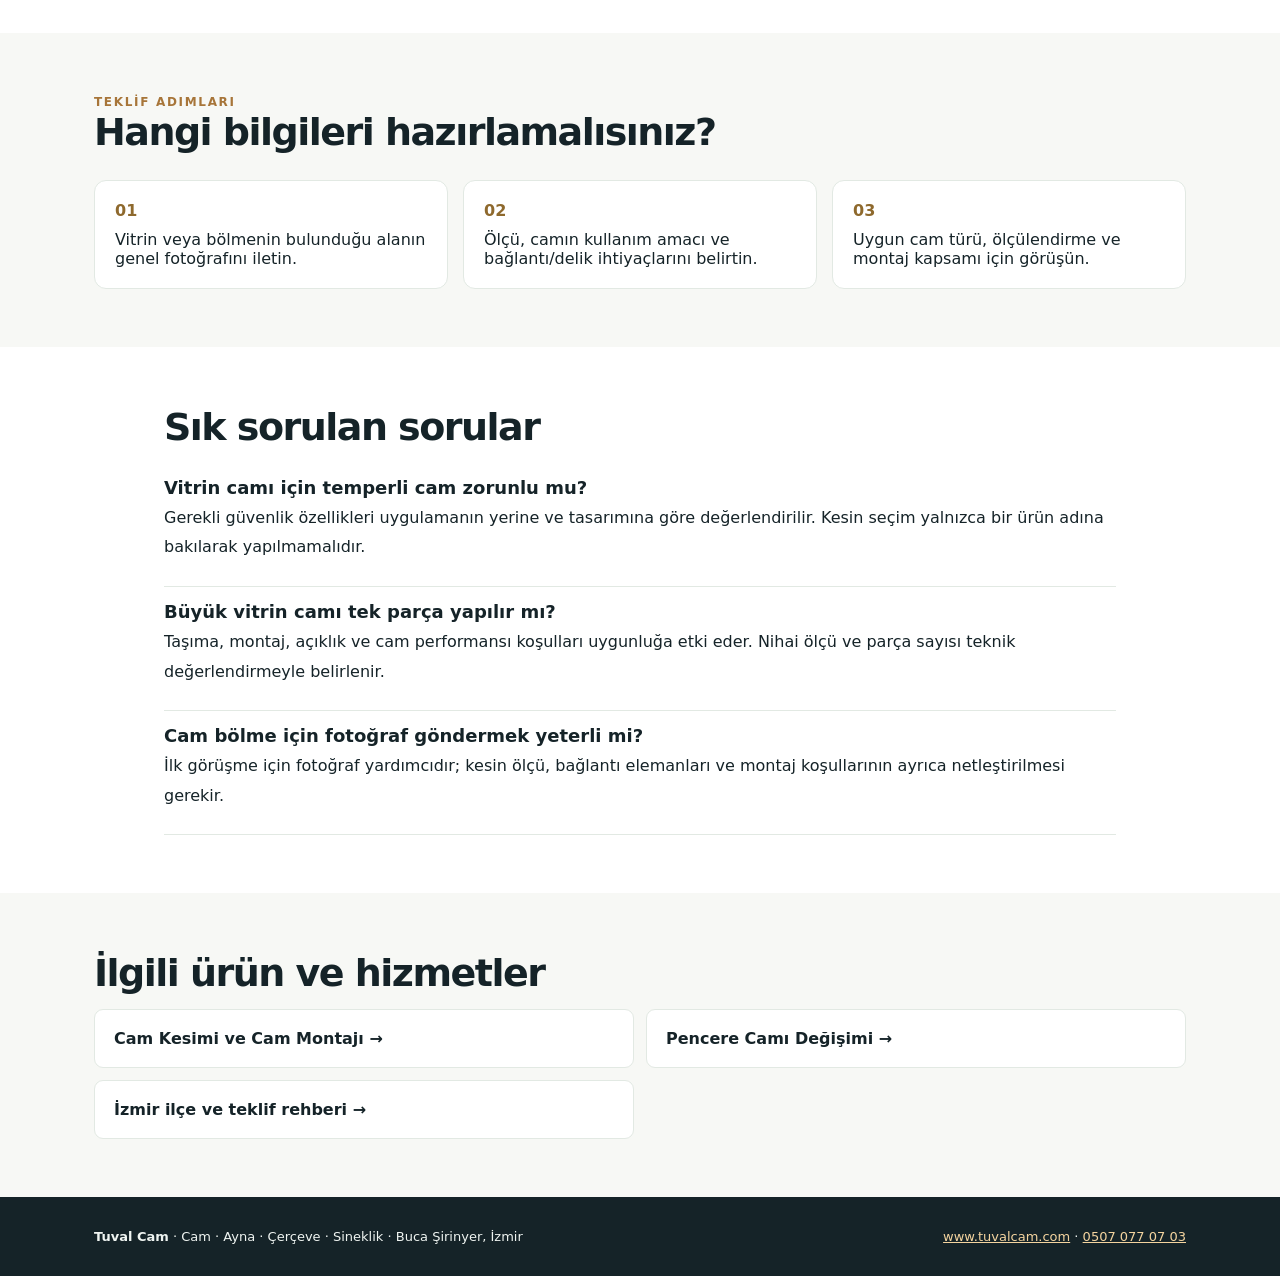
<file: vitrin-cami/index.html>
<!DOCTYPE html>
<html lang="tr"><head><meta charset="utf-8"><meta name="viewport" content="width=device-width, initial-scale=1">
<title>İzmir Buca Vitrin Camı ve Mağaza Camı | Tuval Cam</title>
<meta name="description" content="Buca'da mağaza vitrin camı, cam bölme, şeffaf veya güvenlik camı ihtiyaçları için ölçü, cam türü, tedarik ve montaj seçeneklerini Tuval Cam ile görüşün."><meta name="robots" content="index,follow,max-image-preview:large">
<meta name="theme-color" content="#142325">
<link rel="canonical" href="https://www.tuvalcam.com/vitrin-cami/">
<link rel="icon" type="image/png" sizes="192x192" href="/favicon-192x192.png">
<link rel="icon" type="image/png" sizes="48x48" href="/favicon-48x48.png">
<link rel="icon" href="/favicon.ico" sizes="any"><link rel="apple-touch-icon" href="/apple-touch-icon.png">
<meta property="og:type" content="website"><meta property="og:locale" content="tr_TR"><meta property="og:site_name" content="Tuval Cam">
<meta property="og:title" content="İzmir Buca Vitrin Camı ve Mağaza Camı | Tuval Cam"><meta property="og:description" content="Buca'da mağaza vitrin camı, cam bölme, şeffaf veya güvenlik camı ihtiyaçları için ölçü, cam türü, tedarik ve montaj seçeneklerini Tuval Cam ile görüşün."><meta property="og:url" content="https://www.tuvalcam.com/vitrin-cami/">
<meta property="og:image" content="https://www.tuvalcam.com/assets/gallery/photo-015.webp"><meta name="twitter:card" content="summary_large_image">
<style>:root{--ink:#152328;--gold:#d9ae70;--line:#e2e9e3;--muted:#586967;--bg:#f7f8f5}*{box-sizing:border-box}html{scroll-behavior:smooth}body{margin:0;background:#fff;color:var(--ink);font-family:system-ui,-apple-system,"Segoe UI",Arial,sans-serif}a{color:inherit}.wrap{max-width:1140px;margin:auto;padding:0 24px}header{background:#fff;border-bottom:1px solid var(--line);position:sticky;top:0;z-index:5}.head{display:flex;gap:22px;justify-content:space-between;align-items:center;min-height:78px}.logo{font-size:20px;font-weight:850;letter-spacing:-.05em;text-decoration:none;display:flex;gap:12px;align-items:center}.logo img{height:42px;width:42px}.nav{display:flex;gap:16px;flex-wrap:wrap}.nav a{text-decoration:none;font-size:13px;font-weight:700}.nav a:hover,.link:hover{color:#a57535}.hero{background:#142325;color:#fff;padding:52px 0 67px}.hero .inside{display:grid;grid-template-columns:1.15fr .85fr;gap:6%;align-items:center}.eyebrow{font-weight:800;font-size:12px;letter-spacing:.14em;text-transform:uppercase;color:#a77539}.hero .eyebrow{color:#e3b877}h1{font-size:clamp(36px,4.7vw,58px);letter-spacing:-.055em;line-height:1.12;margin:18px 0 20px}.lead{color:var(--muted);font-size:17px;line-height:1.8}.hero .lead{color:#d2dfdb}.hero img{width:100%;max-height:460px;object-fit:cover;border:9px solid #d5b17e;border-radius:5px}.crumb{font-size:12px;margin-bottom:12px;color:#becbc6}.crumb a{color:#fff}.actions{display:flex;flex-wrap:wrap;gap:12px;margin-top:24px}.btn{display:inline-flex;padding:14px 19px;border-radius:8px;background:#dab47b;color:#1c292a;text-decoration:none;font-weight:800;font-size:14px}.btn.out{background:transparent;border:1px solid #8ea39d;color:#fff}.section{padding:58px 0}.section.soft{background:var(--bg)}.section h2{font-size:clamp(27px,3vw,38px);letter-spacing:-.04em;margin:0 0 14px}.section p,.section li{line-height:1.85}.split{display:grid;grid-template-columns:minmax(0,1fr) minmax(250px,.48fr);gap:5%}.content>section{padding:27px 0;border-bottom:1px solid var(--line)}.content>section:first-child{padding-top:0}.content h2{font-size:27px}.aside{align-self:start;background:#f3f5f1;padding:25px;border:1px solid var(--line);border-radius:12px}.aside h3{margin-top:0}.aside li{padding:4px 0}.steps{display:grid;grid-template-columns:repeat(3,minmax(0,1fr));gap:15px;margin-top:26px}.step{padding:20px;border:1px solid var(--line);border-radius:12px;background:#fff}.step b{display:block;color:#8e692d;margin-bottom:10px}.faq{border-bottom:1px solid var(--line);padding:14px 0}.faq h3{margin:0 0 5px;font-size:18px}.faq p{margin:0 0 10px}.related{display:grid;grid-template-columns:repeat(2,1fr);gap:12px}.related a{display:block;padding:19px;background:#fff;border:1px solid var(--line);border-radius:9px;text-decoration:none;font-weight:700}.related a:hover{border-color:#ab864c}footer{background:#152328;color:#eff4f1;padding:32px 0;font-size:13px}footer a{color:#f4d49f}.footer-inner{display:flex;justify-content:space-between;flex-wrap:wrap;gap:20px}@media(max-width:800px){.head{flex-wrap:wrap;padding:15px 0}.nav{gap:12px}.hero .inside,.split{grid-template-columns:1fr}.hero img{max-height:290px;object-position:center 25%}.steps,.related{grid-template-columns:1fr}.hero{padding:35px 0}}</style>
<script type="application/ld+json">{"@context":"https://schema.org","@graph":[{"@type":"WebPage","@id":"https://www.tuvalcam.com/vitrin-cami/#webpage","url":"https://www.tuvalcam.com/vitrin-cami/","name":"İzmir Buca Vitrin Camı ve Mağaza Camı | Tuval Cam","description":"Buca'da mağaza vitrin camı, cam bölme, şeffaf veya güvenlik camı ihtiyaçları için ölçü, cam türü, tedarik ve montaj seçeneklerini Tuval Cam ile görüşün.","inLanguage":"tr-TR","isPartOf":{"@id":"https://www.tuvalcam.com/#website"},"about":{"@id":"https://www.tuvalcam.com/#isletme"},"primaryImageOfPage":{"@type":"ImageObject","url":"https://www.tuvalcam.com/assets/gallery/photo-015.webp","width":750,"height":1000}},{"@type":"Service","@id":"https://www.tuvalcam.com/vitrin-cami/#service","name":"Mağaza ve vitrin camı için doğru çözüm","description":"Mağaza vitrini, ofis içi cam bölme veya geniş cam açıklığı planlarken estetik kadar emniyet, kenar işleme, bağlantı elemanları ve cam ölçülerinin doğruluğu da önemlidir. Kullanım yerine göre seçenekleri birlikte netleştirebiliriz.","serviceType":"Mağaza ve vitrin camı için doğru çözüm","provider":{"@id":"https://www.tuvalcam.com/#isletme"},"areaServed":[{"@type":"Place","name":"Buca, İzmir"},{"@type":"AdministrativeArea","name":"İzmir"}],"url":"https://www.tuvalcam.com/vitrin-cami/","image":"https://www.tuvalcam.com/assets/gallery/photo-015.webp"},{"@type":"BreadcrumbList","itemListElement":[{"@type":"ListItem","position":1,"name":"Ana Sayfa","item":"https://www.tuvalcam.com/"},{"@type":"ListItem","position":2,"name":"Cam Kesimi","item":"https://www.tuvalcam.com/cam/"},{"@type":"ListItem","position":3,"name":"Mağaza ve vitrin camı için doğru çözüm","item":"https://www.tuvalcam.com/vitrin-cami/"}]}]}</script></head><body>
<header><div class="wrap head"><a class="logo" href="/" aria-label="Tuval Cam ana sayfa"><img src="/favicon-192x192.png" width="42" height="42" alt=""> TUVAL CAM</a>
<nav class="nav" aria-label="Ana menü"><a href="/cam/">Cam</a><a href="/ayna/">Ayna</a><a href="/cerceve/">Çerçeve</a><a href="/sineklik/">Sineklik</a><a href="/izmir/">İzmir İlçeleri</a><a href="/galeri/">Galeri</a></nav></div></header>
<main>
<section class="hero"><div class="wrap inside"><div><nav class="crumb" aria-label="İçerik yolu"><a href="/">Tuval Cam</a> / <a href="/cam/">Cam</a> / Mağaza ve vitrin camı için doğru çözüm</nav>
<span class="eyebrow">Buca Şirinyer · İzmir · Cam</span>
<h1>Mağaza ve vitrin camı için doğru çözüm</h1><p class="lead">Mağaza vitrini, ofis içi cam bölme veya geniş cam açıklığı planlarken estetik kadar emniyet, kenar işleme, bağlantı elemanları ve cam ölçülerinin doğruluğu da önemlidir. Kullanım yerine göre seçenekleri birlikte netleştirebiliriz.</p>
<div class="actions"><a class="btn" href="https://wa.me/905070770703?text=Merhaba%20Tuval%20Cam%2C%20Ma%C4%9Faza%20ve%20vitrin%20cam%C4%B1%20i%C3%A7in%20do%C4%9Fru%20%C3%A7%C3%B6z%C3%BCm%20hakk%C4%B1nda%20%C3%B6l%C3%A7%C3%BC%20ve%20teklif%20bilgisi%20almak%20istiyorum." target="_blank" rel="noopener noreferrer">WhatsApp ile ölçü ve teklif sor</a><a class="btn out" href="/cam/">Tüm cam çözümleri</a></div></div>
<img src="/assets/gallery/photo-015.webp" width="750" height="1000" fetchpriority="high" decoding="async" alt="Tuval Cam işletme paylaşımlarından cam bölme ve iç mekân örnek fotoğrafı"></div></section>
<div class="section"><div class="wrap split"><article class="content"><section><h2>Vitrin camının kullanım alanı seçimi etkiler</h2><p>Sokaktan erişilen vitrin, iç mekân cam bölmesi, tezgâh önü ve cam kapı aynı mekanik yüklere maruz kalmaz. Darbe riski, insan trafiği, kapı menteşesi ve bağlantı biçimi seçilen camın teknik özelliklerini etkileyebilir.</p><p>Gerekli yerlerde temperli veya lamine cam gibi güvenlik seçenekleri değerlendirilir. Uygun cam kalınlığı ve sabitleme sistemi, açıklığın ölçüsü ve kullanım şartlarına göre uzman tarafından belirlenmelidir.</p></section><section><h2>Montaj ve bağlantı detayları</h2><p>Camın tek parça mı yoksa modüler mi olacağı; mevcut doğramanın, zeminin, kapının ve varsa metal bağlantı parçalarının durumuyla ilişkilidir. Kenarların açıkta kaldığı uygulamalarda işlenmiş cam kenarı önemli olabilir.</p><p>Camda menteşe, kilit veya kulp için delik açılması gerekiyorsa bu bilgiler üretim/kesim planına önceden dahil edilir. Temperlenmiş cam sonradan kesilemez veya delik açılamaz.</p></section><section><h2>Teklif için istenen bilgiler</h2><p>Vitrinin önden ve yandan fotoğrafı, yaklaşık en-boy, kaç bölümden oluştuğu, kapı olup olmayacağı, mevcut profilin durumu ve kullanım amacı ilk görüşmede yararlıdır.</p><p>Atölyemiz Buca Şirinyer'dedir. Vitrin camının üretimi, dışarıdan tedariki, nakliyesi ve yerinde montajı işin koşullarına göre ayrı ayrı teyit edilir.</p></section></article>
<aside class="aside"><h3>Tuval Cam · Buca Şirinyer</h3><p><strong>Atölye:</strong> Vali Rahmi Bey Mahallesi, 315. Sokak No:60/B, Buca / İzmir</p><p><a href="tel:+905070770703">0507 077 07 03</a></p><a href="https://www.google.com/maps?cid=6213927876677764775" target="_blank" rel="noopener noreferrer">Google Haritalar'da konumu gör</a><hr><h3>Önemli bilgi</h3><p>Malzeme, stok, kesin ölçü, kesim, üretim/tedarik, teslimat ve montaj imkânları iş bazında değerlendirilir. Her ilçede ayrı şubemiz olduğu anlamına gelmez.</p><p><a href="/izmir/">İzmir'deki 30 ilçe için teklif bilgileri</a></p></aside></div></div>
<section class="section soft"><div class="wrap"><span class="eyebrow">Teklif adımları</span><h2>Hangi bilgileri hazırlamalısınız?</h2><div class="steps"><div class="step"><b>01</b>Vitrin veya bölmenin bulunduğu alanın genel fotoğrafını iletin.</div><div class="step"><b>02</b>Ölçü, camın kullanım amacı ve bağlantı/delik ihtiyaçlarını belirtin.</div><div class="step"><b>03</b>Uygun cam türü, ölçülendirme ve montaj kapsamı için görüşün.</div></div></div></section>
<section class="section"><div class="wrap" style="max-width:1000px"><h2>Sık sorulan sorular</h2><div class="faq"><h3>Vitrin camı için temperli cam zorunlu mu?</h3><p>Gerekli güvenlik özellikleri uygulamanın yerine ve tasarımına göre değerlendirilir. Kesin seçim yalnızca bir ürün adına bakılarak yapılmamalıdır.</p></div><div class="faq"><h3>Büyük vitrin camı tek parça yapılır mı?</h3><p>Taşıma, montaj, açıklık ve cam performansı koşulları uygunluğa etki eder. Nihai ölçü ve parça sayısı teknik değerlendirmeyle belirlenir.</p></div><div class="faq"><h3>Cam bölme için fotoğraf göndermek yeterli mi?</h3><p>İlk görüşme için fotoğraf yardımcıdır; kesin ölçü, bağlantı elemanları ve montaj koşullarının ayrıca netleştirilmesi gerekir.</p></div></div></section>
<section class="section soft"><div class="wrap"><h2>İlgili ürün ve hizmetler</h2><div class="related"><a href="/cam/">Cam Kesimi ve Cam Montajı →</a><a href="/pencere-cami-degisimi/">Pencere Camı Değişimi →</a><a href="/izmir/">İzmir ilçe ve teklif rehberi →</a></div></div></section>
</main><footer><div class="wrap footer-inner"><span><strong>Tuval Cam</strong> · Cam · Ayna · Çerçeve · Sineklik · Buca Şirinyer, İzmir</span><span><a href="/">www.tuvalcam.com</a> · <a href="tel:+905070770703">0507 077 07 03</a></span></div></footer></body></html>
</file>
<file: photo-gallery.css>
.full-gallery{background:#f5f5f0}.gallery-tabs{display:flex;flex-wrap:wrap;gap:9px;margin-bottom:34px}.gallery-tabs a{border:1px solid #cbd5cf;border-radius:30px;padding:11px 23px;font-weight:700}.gallery-tabs a.active{background:#153e32;color:white;border-color:#153e32}.photo-grid{columns:4 230px;column-gap:18px;margin-top:30px}.photo-card{display:block;break-inside:avoid;width:100%;padding:0;margin:0 0 18px;border:0;background:#e6e9e1;cursor:zoom-in;border-radius:12px;overflow:hidden;text-align:left}.photo-card img{display:block;width:100%;height:auto;transition:filter .2s}.photo-card:hover img{filter:brightness(.9)}.photo-card span{display:block;padding:10px 14px;font-size:12px;color:#385047}.product-reviews{margin-top:54px}.product-reviews h3{font-size:26px}.review-cards{display:grid;grid-template-columns:repeat(auto-fit,minmax(240px,1fr));gap:18px;margin-top:20px}.review-card{border:1px solid #dde3dc;background:white;padding:24px;border-radius:14px}.review-card blockquote{line-height:1.8;margin:14px 0}.review-card small{color:#66766b}.review-stars{color:#987132;letter-spacing:3px}.google-source{display:inline-block;margin-top:20px;text-decoration:underline!important}.detail-figure{overflow:hidden}.detail-figure #detail-icon{object-fit:contain;background:#e6e9e1}.photo-grid:empty{min-height:80px}#photo-dialog{border:0;background:#0d1614f5;color:white;max-width:100vw;max-height:100dvh;width:100vw;height:100dvh;padding:55px 65px;margin:0}#photo-dialog[open]{display:flex;align-items:center;justify-content:center}#photo-dialog::backdrop{background:#0d1614}#photo-dialog figure{margin:0;max-width:100%;text-align:center}#photo-large{max-width:100%;height:auto;max-height:80dvh;object-fit:contain}#photo-caption{padding:14px;font-size:14px}#photo-dialog button{position:absolute;background:#ffffff20;border:1px solid #ffffff40;color:white;width:46px;height:46px;border-radius:50%;font-size:32px;cursor:pointer}#photo-close{right:18px;top:14px}#photo-prev{left:12px;top:48%}#photo-next{right:12px;top:48%}@media(max-width:600px){.photo-grid{columns:2;column-gap:10px}.photo-card{margin-bottom:10px;border-radius:8px}.photo-card span{font-size:10px;padding:8px}.gallery-tabs a{padding:9px 15px;font-size:13px}#photo-dialog{padding:60px 44px}#photo-dialog button{width:35px;height:35px}.review-cards{grid-template-columns:1fr}}
</file>
